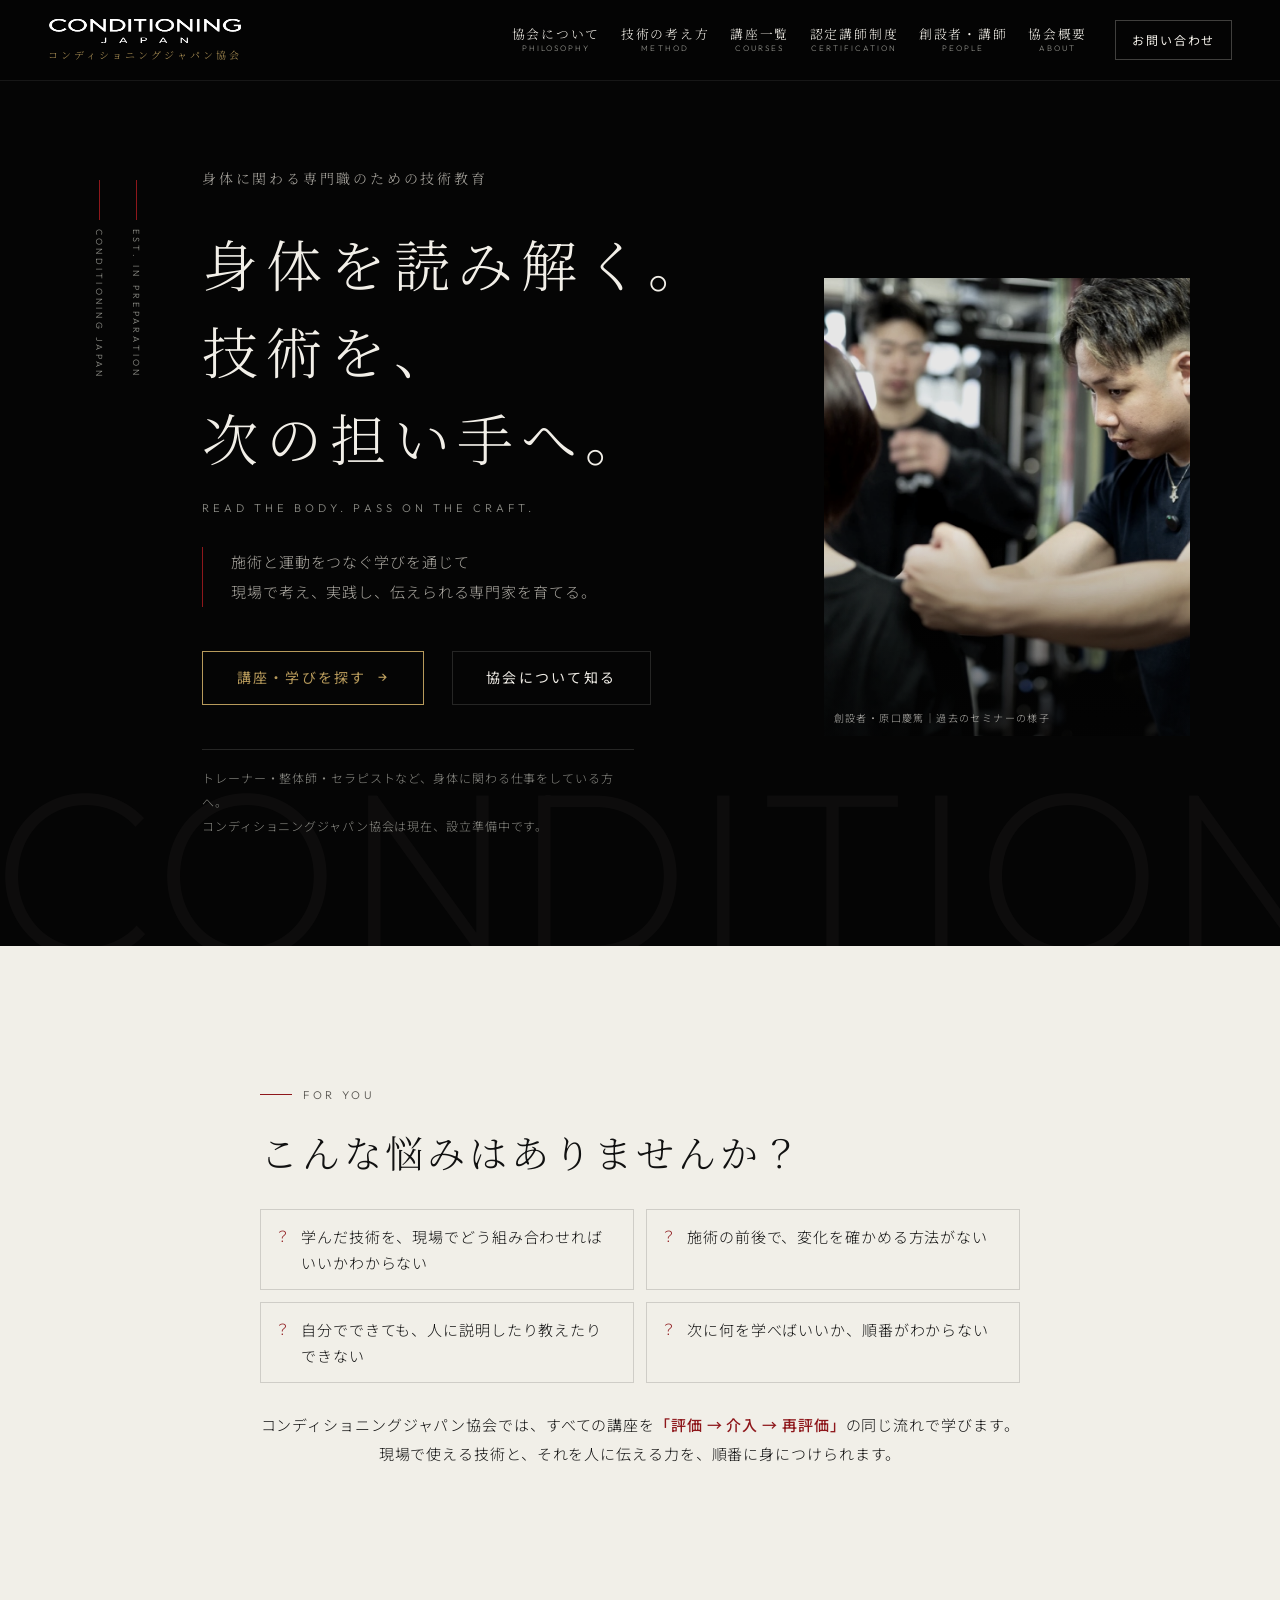
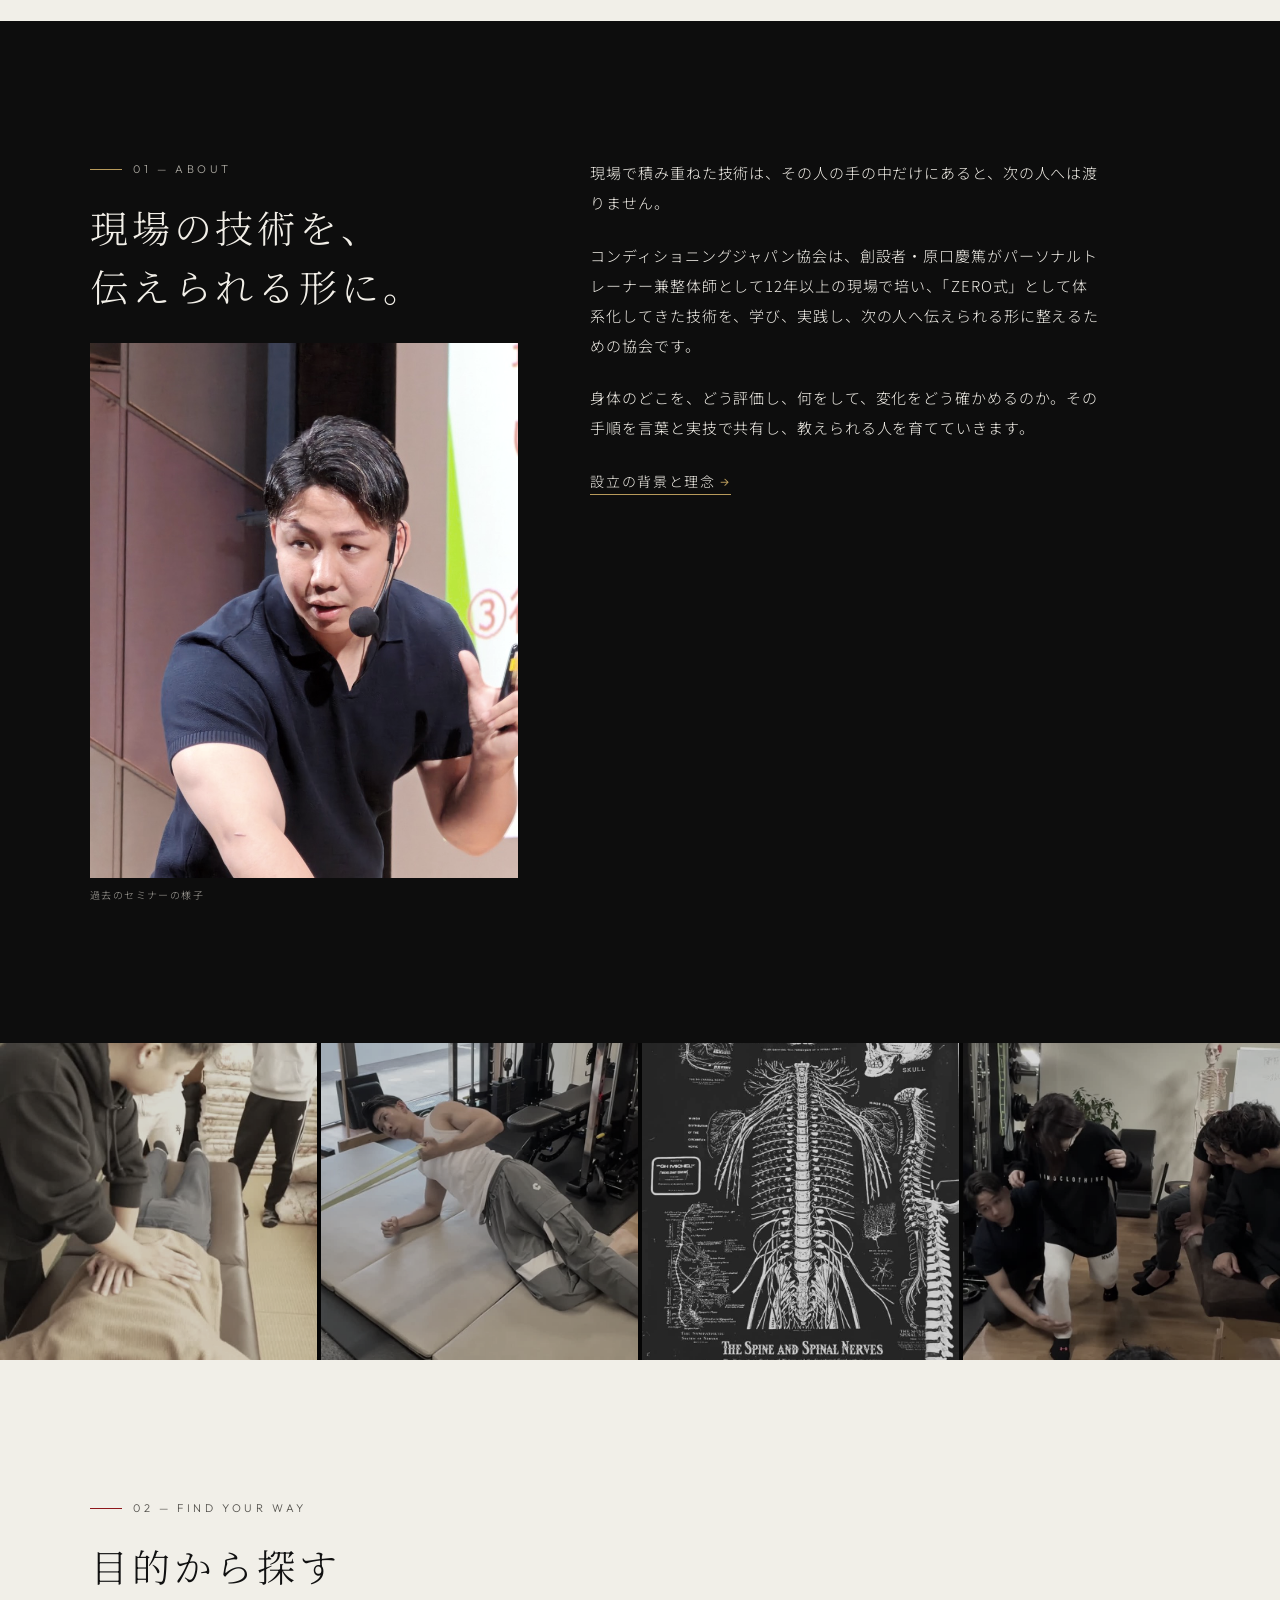
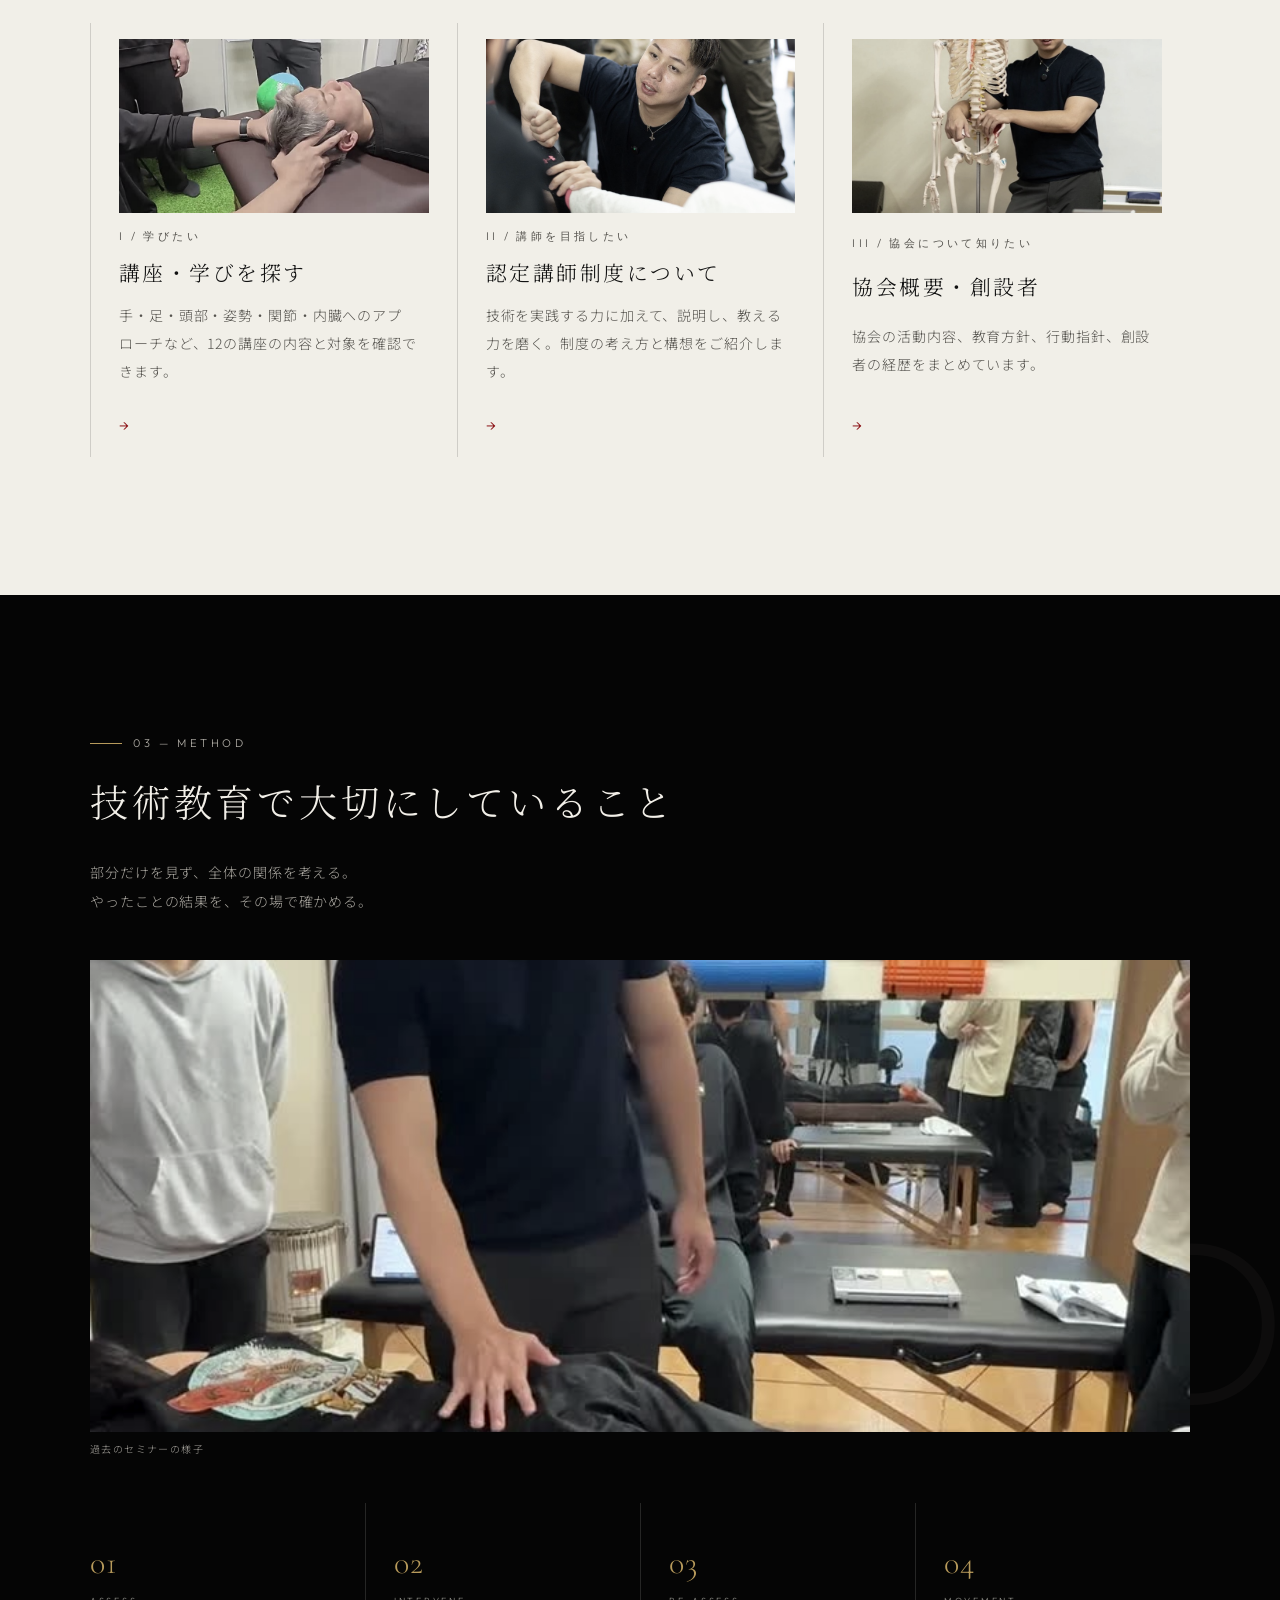
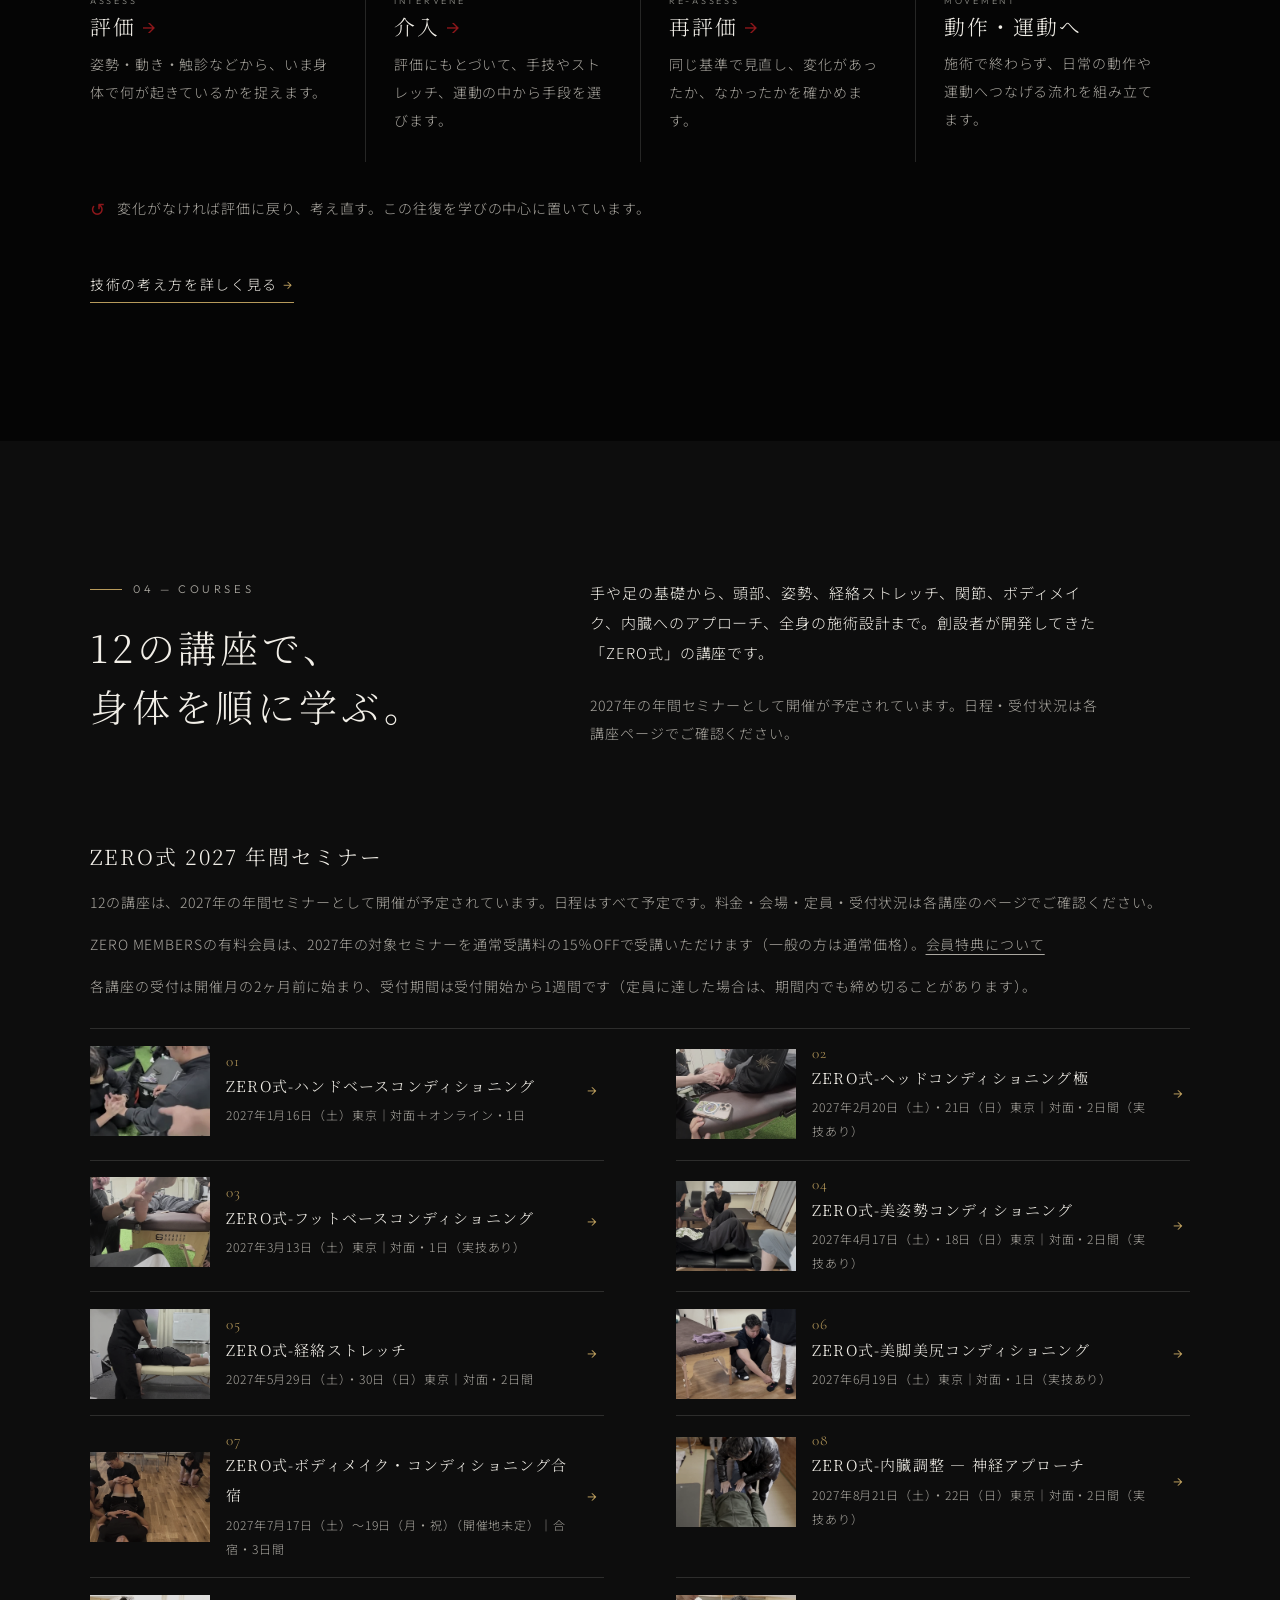
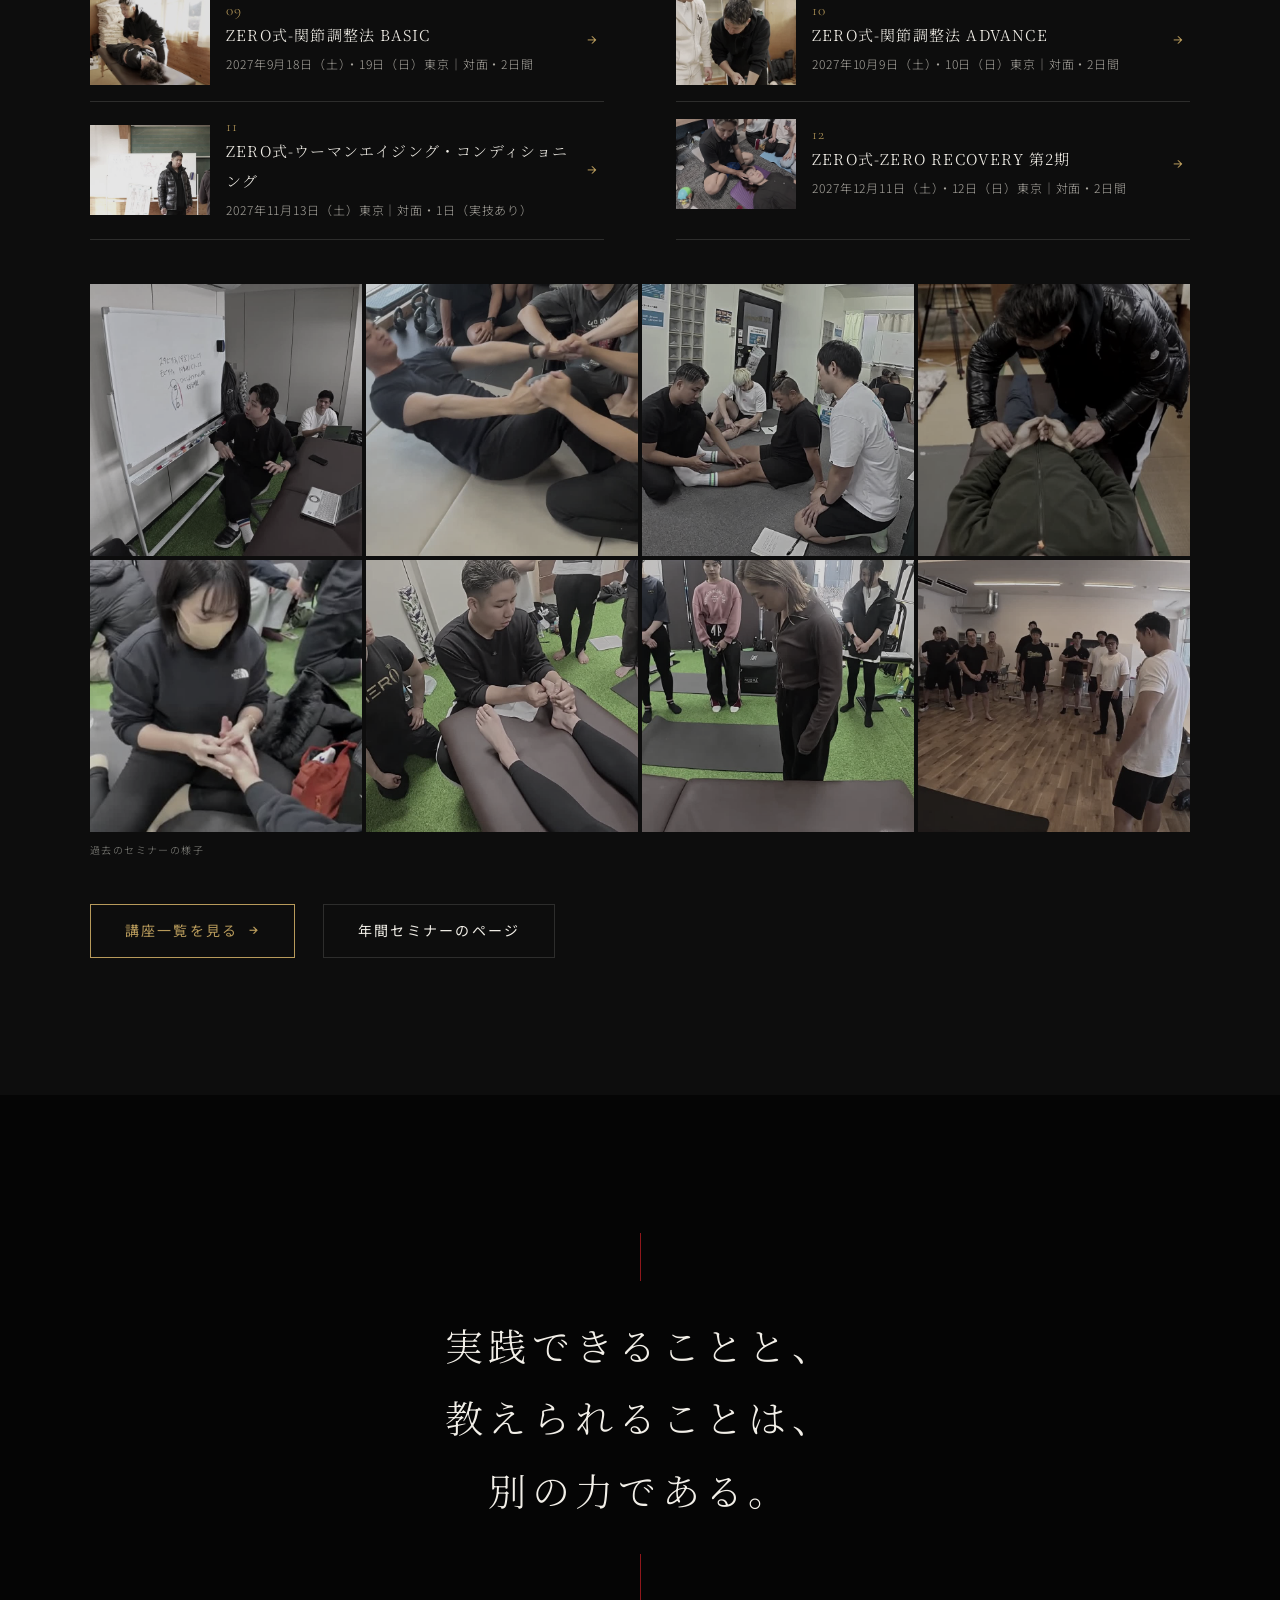
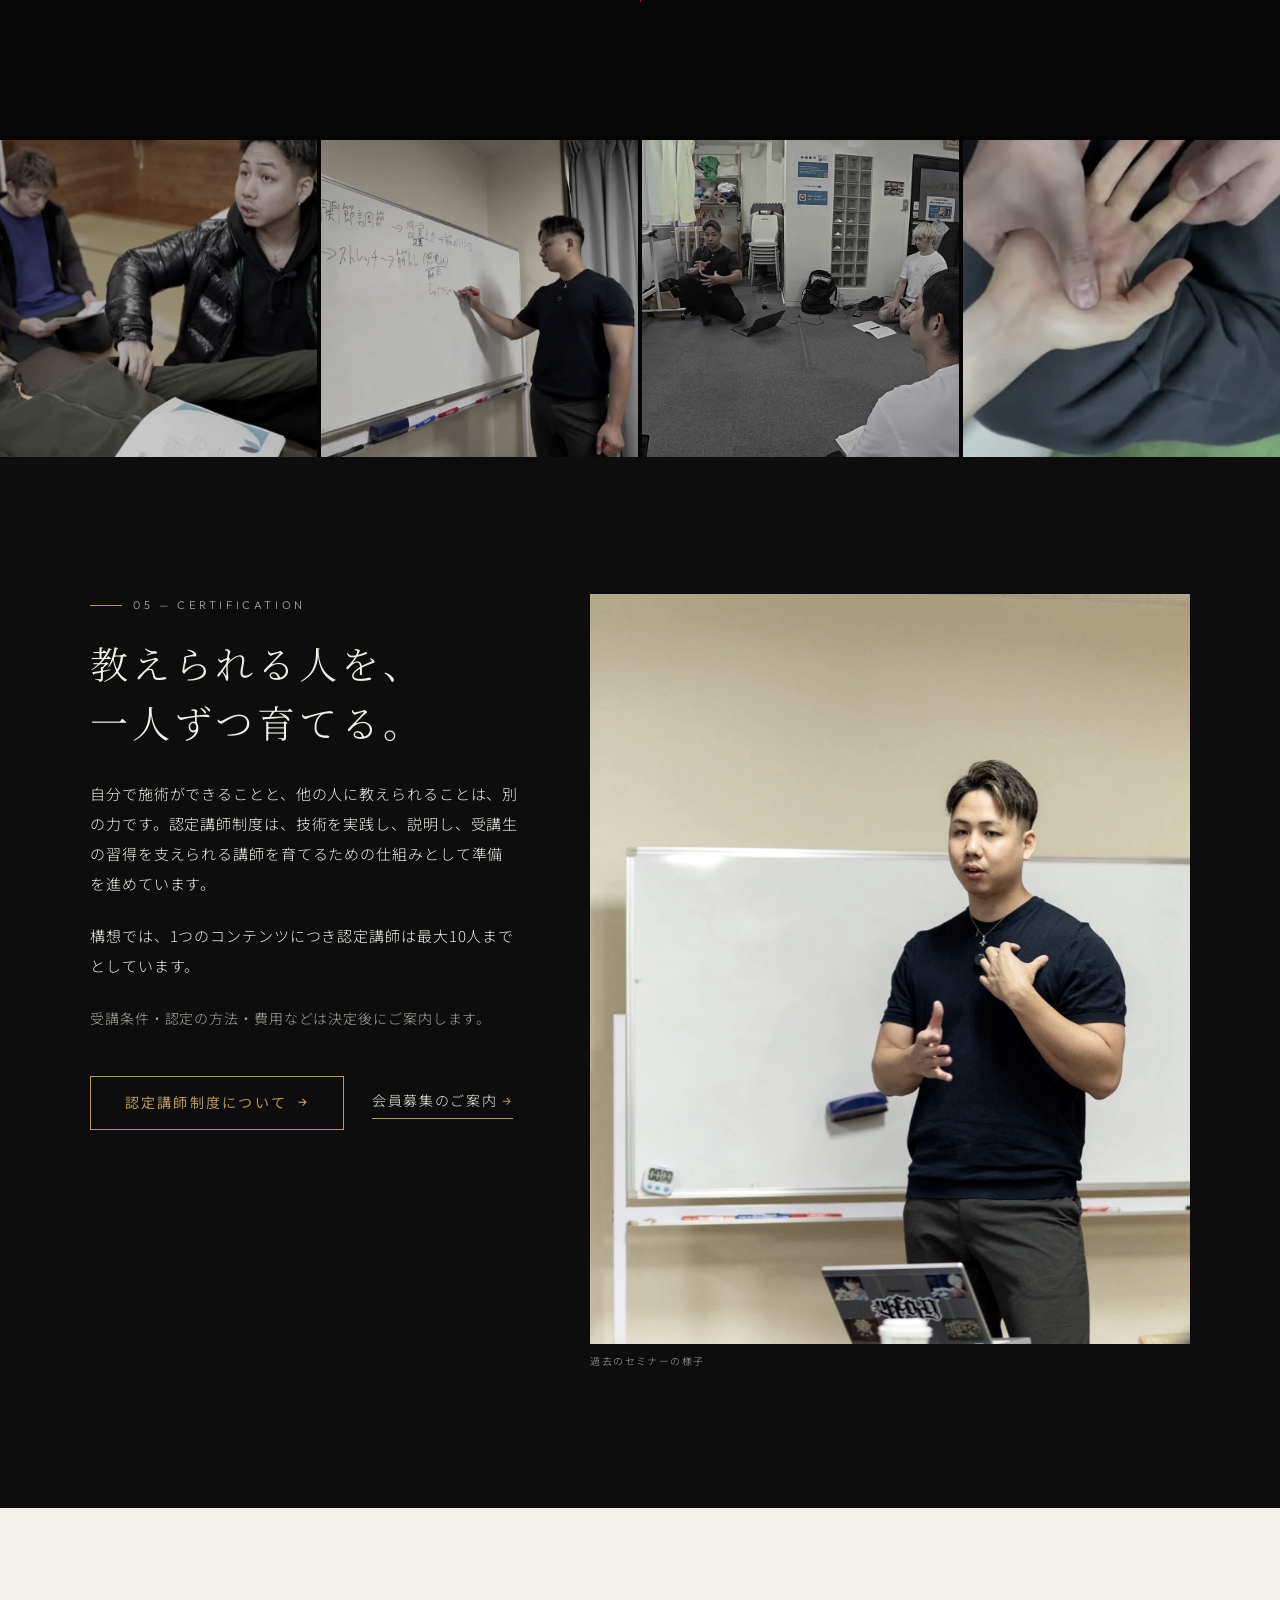
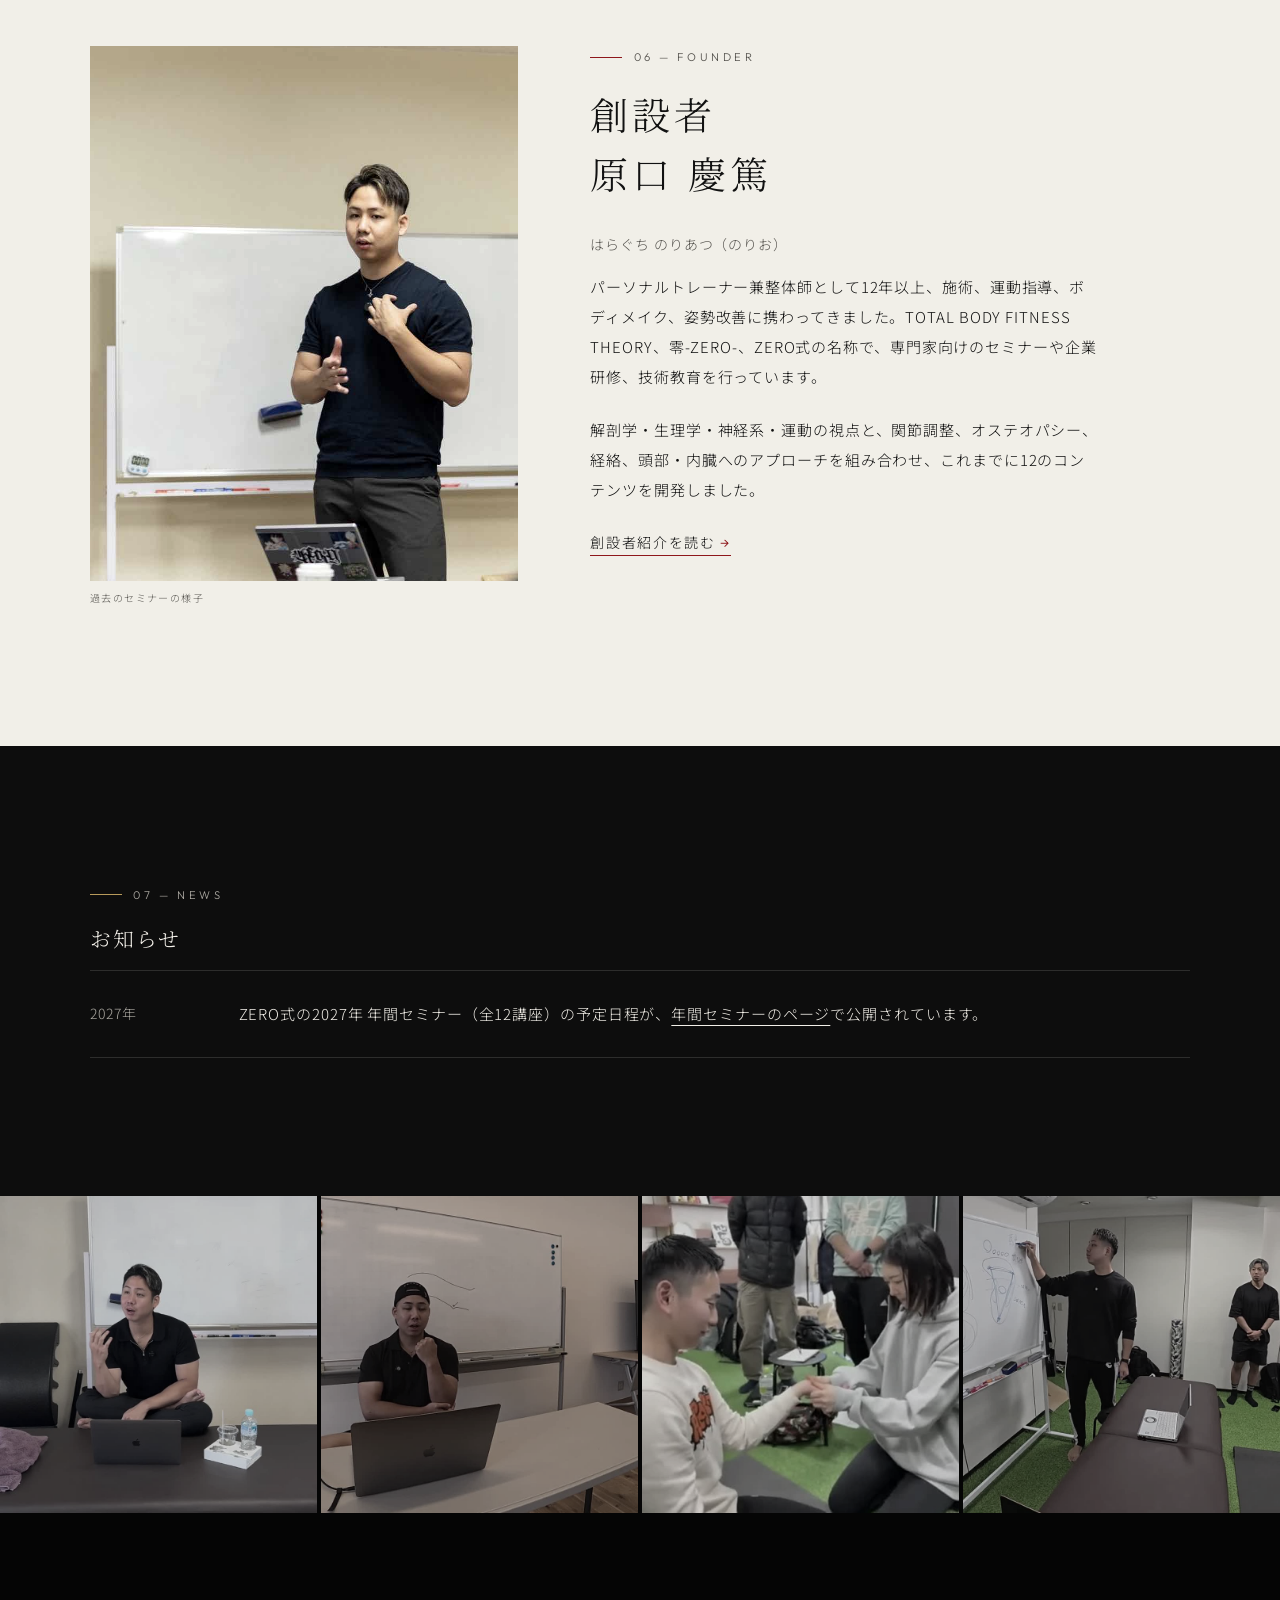
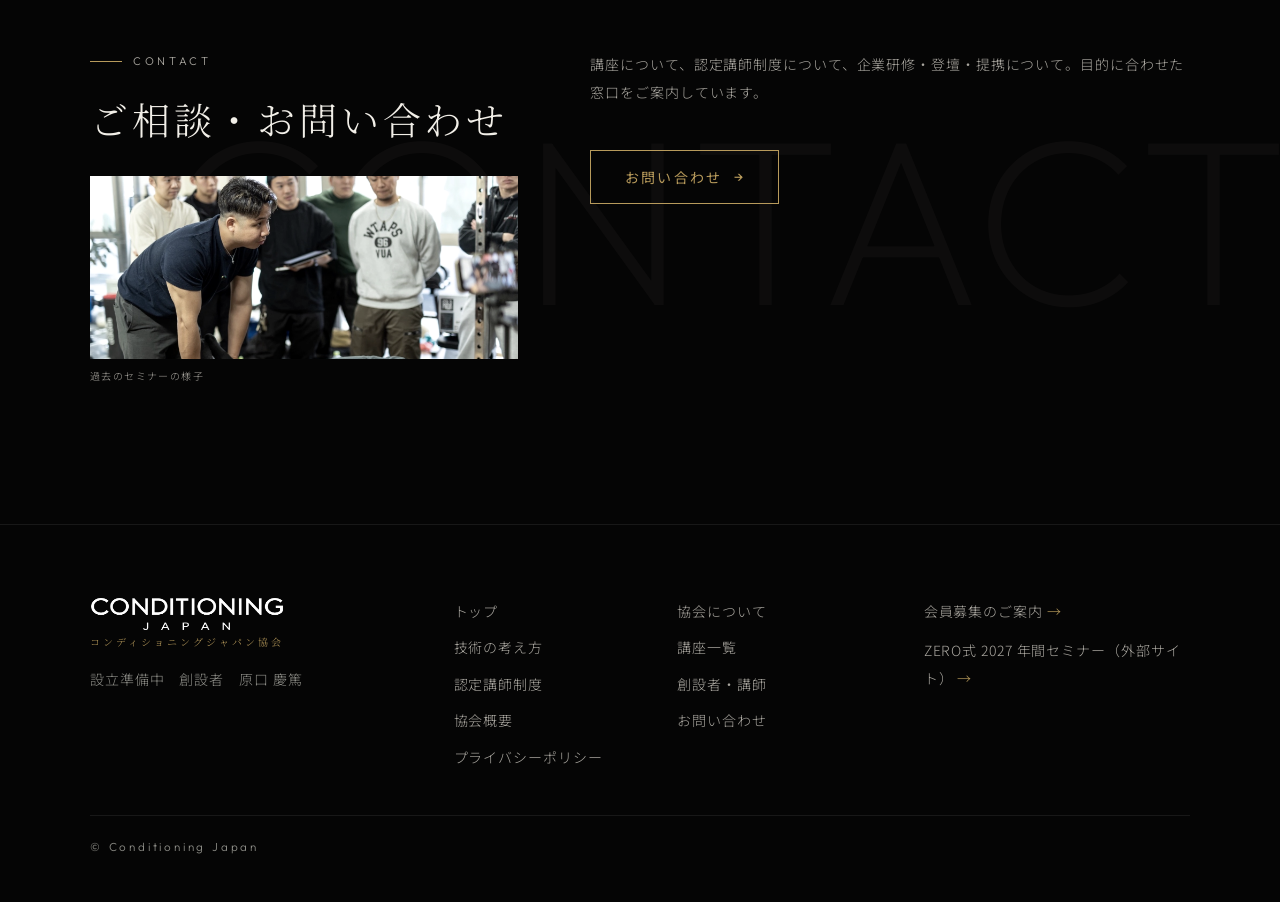
<file: index.html>
<!doctype html>
<html lang="ja">
<head>
<meta charset="utf-8">
<meta name="viewport" content="width=device-width, initial-scale=1, viewport-fit=cover">
<title>コンディショニングジャパン協会｜Conditioning Japan</title>
<meta name="description" content="コンディショニングジャパン協会（Conditioning Japan）は、トレーナー・整体師・セラピストなど身体に関わる専門職が、評価と施術、動作と運動をつなげて学び、次の担い手へ伝えるための技術教育の協会です（設立準備中）。">
<link rel="canonical" href="https://noriatsu3377-hue.github.io/conditioning-japan/">
<meta property="og:url" content="https://noriatsu3377-hue.github.io/conditioning-japan/">
<meta property="og:type" content="website">
<meta property="og:title" content="コンディショニングジャパン協会｜Conditioning Japan">
<meta property="og:description" content="コンディショニングジャパン協会（Conditioning Japan）は、トレーナー・整体師・セラピストなど身体に関わる専門職が、評価と施術、動作と運動をつなげて学び、次の担い手へ伝えるための技術教育の協会です（設立準備中）。">
<meta property="og:site_name" content="コンディショニングジャパン協会">
<meta property="og:image" content="https://noriatsu3377-hue.github.io/conditioning-japan/assets/img/ogp.png">
<meta name="theme-color" content="#101923">
<meta name="twitter:card" content="summary_large_image">
<link rel="icon" type="image/png" href="./assets/img/favicon.png">
<link rel="apple-touch-icon" href="./assets/img/apple-touch-icon.png">

<link rel="preconnect" href="https://fonts.googleapis.com">
<link rel="preconnect" href="https://fonts.gstatic.com" crossorigin>
<link rel="stylesheet" href="https://fonts.googleapis.com/css2?family=Cormorant+Garamond:wght@300;400&family=Noto+Sans+JP:wght@300;400;500&family=Noto+Serif+JP:wght@300;400;500&family=Outfit:wght@200;300&display=swap">
<link rel="stylesheet" href="./assets/css/style.css">
<script>document.documentElement.classList.add("js")</script>
<script type="application/ld+json">{"@context":"https://schema.org","@type":"Organization","name":"コンディショニングジャパン協会","alternateName":"Conditioning Japan","founder":{"@type":"Person","name":"原口 慶篤"},"url":"https://noriatsu3377-hue.github.io/conditioning-japan/"}</script>

</head>
<body class="page-home" data-opening>

<a class="skip-link" href="#main">本文へ移動</a>

<header class="site-header" data-header>
  <div class="header-inner">
    <a class="wordmark" href="./" aria-label="コンディショニングジャパン協会 トップへ">
      <img class="wordmark-logo" src="./assets/img/logo-cj.png" alt="CONDITIONING JAPAN" width="720" height="145">
      <span class="wordmark-ja">コンディショニングジャパン協会</span>
    </a>
    <nav class="gnav" aria-label="メインメニュー">
      <ul><li><a href="./philosophy/"><span class="nav-ja">協会について</span><span class="nav-en" aria-hidden="true">Philosophy</span></a></li><li><a href="./method/"><span class="nav-ja">技術の考え方</span><span class="nav-en" aria-hidden="true">Method</span></a></li><li><a href="./courses/"><span class="nav-ja">講座一覧</span><span class="nav-en" aria-hidden="true">Courses</span></a></li><li><a href="./certification/"><span class="nav-ja">認定講師制度</span><span class="nav-en" aria-hidden="true">Certification</span></a></li><li><a href="./people/"><span class="nav-ja">創設者・講師</span><span class="nav-en" aria-hidden="true">People</span></a></li><li><a href="./about/"><span class="nav-ja">協会概要</span><span class="nav-en" aria-hidden="true">About</span></a></li></ul>
      <a class="btn btn-sm btn-line-light" href="./contact/">お問い合わせ</a>
    </nav>
    <button class="menu-btn" type="button" aria-expanded="false" aria-controls="drawer" aria-label="メニューを開く" data-menu-btn>
      <span class="menu-bars" aria-hidden="true"><span></span><span></span><span></span></span>
    </button>
  </div>
  <div class="drawer" id="drawer" hidden data-drawer role="dialog" aria-modal="true" aria-label="メニュー">
    <nav aria-label="メニュー">
      <ul>
        <li><a href="./" aria-current="page">トップ</a></li>
        <li><a href="./philosophy/"><span class="nav-ja">協会について</span><span class="nav-en" aria-hidden="true">Philosophy</span></a></li><li><a href="./method/"><span class="nav-ja">技術の考え方</span><span class="nav-en" aria-hidden="true">Method</span></a></li><li><a href="./courses/"><span class="nav-ja">講座一覧</span><span class="nav-en" aria-hidden="true">Courses</span></a></li><li><a href="./certification/"><span class="nav-ja">認定講師制度</span><span class="nav-en" aria-hidden="true">Certification</span></a></li><li><a href="./people/"><span class="nav-ja">創設者・講師</span><span class="nav-en" aria-hidden="true">People</span></a></li><li><a href="./about/"><span class="nav-ja">協会概要</span><span class="nav-en" aria-hidden="true">About</span></a></li>
        <li><a href="./contact/"><span class="nav-ja">お問い合わせ</span><span class="nav-en" aria-hidden="true">Contact</span></a></li>
      </ul>
      <a class="drawer-lp" href="https://noriatsu3377-hue.github.io/conditioning-japan-instructor/">会員募集のご案内 →</a>
    </nav>
  </div>
</header>
<main id="main">
<section class="hero" aria-labelledby="hero-title" data-wm="CONDITIONING">
  <div class="container hero-inner">
    <div class="hero-vlabels" aria-hidden="true"><span>Conditioning Japan</span><span>Est. in preparation</span></div>
    <div>
      <p class="hero-kicker">身体に関わる専門職のための技術教育</p>
      <h1 id="hero-title" data-draft><span class="line"><span class="nb">身体を読み解く。</span></span><span class="line"><span class="nb">技術を、</span><span class="nb">次の担い手へ。</span></span></h1>
      <p class="hero-en">Read the body. Pass on the craft.</p>
      <p class="hero-text" data-draft>施術と運動をつなぐ学びを通じて<br>現場で考え、実践し、伝えられる専門家を育てる。</p>
      <div class="btn-row">
        <a class="btn btn-primary" href="./courses/">講座・学びを探す</a>
        <a class="btn btn-ghost" href="./philosophy/">協会について知る</a>
      </div>
      <p class="hero-for">トレーナー・整体師・セラピストなど、身体に関わる仕事をしている方へ。<br>コンディショニングジャパン協会は現在、設立準備中です。</p>
    </div>
    <figure class="hero-photo">
      <img src="./assets/img/hero-assessment.jpg" alt="受講者の姿勢を確認しながら指導する創設者・原口慶篤" width="1600" height="1067" fetchpriority="high">
      <figcaption>創設者・原口慶篤｜過去のセミナーの様子</figcaption>
    </figure>
  </div>
</section>

<section class="section is-tint" aria-labelledby="pains-title">
  <div class="container narrow">
    <p class="eyebrow">For you</p>
    <h2 class="h2" id="pains-title">こんな悩みはありませんか？</h2>
    <ul class="pain-list">
      <li>学んだ技術を、現場でどう組み合わせればいいかわからない</li>
      <li>施術の前後で、変化を確かめる方法がない</li>
      <li>自分でできても、人に説明したり教えたりできない</li>
      <li>次に何を学べばいいか、順番がわからない</li>
    </ul>
    <p class="pain-answer">コンディショニングジャパン協会では、すべての講座を<strong>「評価 → 介入 → 再評価」</strong>の同じ流れで学びます。<br>現場で使える技術と、それを人に伝える力を、順番に身につけられます。</p>
  </div>
</section>

<section class="section" aria-labelledby="intro-title">
  <div class="container split">
    <div>
      <p class="eyebrow">01 — About</p>
      <h2 class="h2" id="intro-title">現場の技術を、<br>伝えられる形に。</h2>
      <figure class="photo tall" style="margin-top:var(--sp-3)"><img src="./assets/img/stage-talk.jpg" alt="ステージで講演する原口慶篤" width="777" height="1010" loading="lazy" decoding="async"><figcaption>過去のセミナーの様子</figcaption></figure>
    </div>
    <div class="prose reveal">
      <p data-draft>現場で積み重ねた技術は、その人の手の中だけにあると、次の人へは渡りません。</p>
      <p>コンディショニングジャパン協会は、創設者・原口慶篤がパーソナルトレーナー兼整体師として12年以上の現場で培い、「ZERO式」として体系化してきた技術を、学び、実践し、次の人へ伝えられる形に整えるための協会です。</p>
      <p>身体のどこを、どう評価し、何をして、変化をどう確かめるのか。その手順を言葉と実技で共有し、教えられる人を育てていきます。</p>
      <a class="text-link" href="./philosophy/">設立の背景と理念</a>
    </div>
  </div>
</section>

<section class="section is-dark" aria-label="過去のセミナーの様子" style="padding-block:0">
  <div class="gallery">
    <figure><img src="./assets/img/kansetsu-basic-1.jpg" alt="受講者の腹部に手を当てて調整する原口慶篤" width="800" height="800" loading="lazy" decoding="async"></figure>
    <figure><img src="./assets/img/posture-3.jpg" alt="運動を実演する様子" width="800" height="800" loading="lazy" decoding="async"></figure>
    <figure><img src="./assets/img/anatomy1.jpg" alt="脊柱と脊髄神経の解剖図" width="851" height="1200" loading="lazy" decoding="async"></figure>
    <figure><img src="./assets/img/bikyaku-3.jpg" alt="受講者の脚の動きを確認する様子" width="800" height="800" loading="lazy" decoding="async"></figure>
  </div>
</section>

<section class="section is-tint" aria-labelledby="paths-title">
  <div class="container">
    <p class="eyebrow">02 — Find your way</p>
    <h2 class="h2" id="paths-title">目的から探す</h2>
    <div class="paths">
      <a class="path" href="./courses/">
        <span class="path-photo"><img src="./assets/img/kiwami-3.jpg" alt="頭部に手を当てて施術する様子" width="800" height="800" loading="lazy" decoding="async"></span>
        <span class="path-no">I / 学びたい</span>
        <span class="path-title">講座・学びを探す</span>
        <span class="path-desc">手・足・頭部・姿勢・関節・内臓へのアプローチなど、12の講座の内容と対象を確認できます。</span>
      </a>
      <a class="path" href="./certification/">
        <span class="path-photo"><img src="./assets/img/norio.jpg" alt="受講者の腕を取り、手技を指導する原口慶篤" width="997" height="928" loading="lazy" decoding="async"></span>
        <span class="path-no">II / 講師を目指したい</span>
        <span class="path-title">認定講師制度について</span>
        <span class="path-desc">技術を実践する力に加えて、説明し、教える力を磨く。制度の考え方と構想をご紹介します。</span>
      </a>
      <a class="path" href="./about/">
        <span class="path-photo"><img src="./assets/img/lecture-skeleton.jpg" alt="骨格模型を使って説明する原口慶篤" width="800" height="1200" loading="lazy" decoding="async"></span>
        <span class="path-no">III / 協会について知りたい</span>
        <span class="path-title">協会概要・創設者</span>
        <span class="path-desc">協会の活動内容、教育方針、行動指針、創設者の経歴をまとめています。</span>
      </a>
    </div>
  </div>
</section>

<section class="section is-dark" aria-labelledby="method-title" data-wm="METHOD">
  <div class="container">
    <p class="eyebrow">03 — Method</p>
    <h2 class="h2" id="method-title">技術教育で大切にしていること</h2>
    <p class="lead sub">部分だけを見ず、全体の関係を考える。<br>やったことの結果を、その場で確かめる。</p>
    <figure class="photo wide-band"><img src="./assets/img/bikyaku-2.jpg" alt="うつ伏せの受講者の脚を評価する様子" width="800" height="800" loading="lazy" decoding="async"><figcaption>過去のセミナーの様子</figcaption></figure>
    <ol class="cycle">
      <li><span class="en">Assess</span><h3>評価</h3><p>姿勢・動き・触診などから、いま身体で何が起きているかを捉えます。</p></li>
      <li><span class="en">Intervene</span><h3>介入</h3><p>評価にもとづいて、手技やストレッチ、運動の中から手段を選びます。</p></li>
      <li><span class="en">Re-assess</span><h3>再評価</h3><p>同じ基準で見直し、変化があったか、なかったかを確かめます。</p></li>
      <li><span class="en">Movement</span><h3>動作・運動へ</h3><p>施術で終わらず、日常の動作や運動へつなげる流れを組み立てます。</p></li>
    </ol>
    <p class="loop-note">変化がなければ評価に戻り、考え直す。この往復を学びの中心に置いています。</p>
    <div class="btn-row"><a class="text-link" href="./method/">技術の考え方を詳しく見る</a></div>
  </div>
</section>

<section class="section" aria-labelledby="courses-title">
  <div class="container">
    <div class="split">
      <div>
        <p class="eyebrow">04 — Courses</p>
        <h2 class="h2" id="courses-title">12の講座で、<br>身体を順に学ぶ。</h2>
      </div>
      <div class="prose">
        <p>手や足の基礎から、頭部、姿勢、経絡ストレッチ、関節、ボディメイク、内臓へのアプローチ、全身の施術設計まで。創設者が開発してきた「ZERO式」の講座です。</p>
        <p class="sub">2027年の年間セミナーとして開催が予定されています。日程・受付状況は各講座ページでご確認ください。</p>
      </div>
    </div>
    <div style="margin-top:var(--sp-5)">
      <h3 class="h3">ZERO式 2027 年間セミナー</h3>
      <p class="sub">12の講座は、2027年の年間セミナーとして開催が予定されています。日程はすべて予定です。料金・会場・定員・受付状況は各講座のページでご確認ください。</p>
      <p class="sub">ZERO MEMBERSの有料会員は、2027年の対象セミナーを通常受講料の15％OFFで受講いただけます（一般の方は通常価格）。<a href="https://noriatsu3377-hue.github.io/zero-seminar-2027/#members" rel="noopener">会員特典について<span class="sr-only">（外部サイト）</span></a></p>
      <p class="sub">各講座の受付は開催月の2ヶ月前に始まり、受付期間は受付開始から1週間です（定員に達した場合は、期間内でも締め切ることがあります）。</p>
      
      <ol class="sem-list"><li><a href="https://noriatsu3377-hue.github.io/zero-seminar-2027/seminars/hands/" rel="noopener"><span class="sem-thumb"><img src="./assets/img/hands-main.jpg" alt="" width="1200" height="900" loading="lazy" decoding="async"></span><span class="sem-text"><span class="course-no">01</span><span class="sem-name">ZERO式-ハンドベースコンディショニング</span><span class="sem-date">2027年1月16日（土）東京｜対面＋オンライン・1日</span></span><span class="sr-only">（外部サイト）</span></a></li><li><a href="https://noriatsu3377-hue.github.io/zero-seminar-2027/seminars/kiwami/" rel="noopener"><span class="sem-thumb"><img src="./assets/img/kiwami-main.jpg" alt="" width="1200" height="900" loading="lazy" decoding="async"></span><span class="sem-text"><span class="course-no">02</span><span class="sem-name">ZERO式-ヘッドコンディショニング極</span><span class="sem-date">2027年2月20日（土）・21日（日）東京｜対面・2日間（実技あり）</span></span><span class="sr-only">（外部サイト）</span></a></li><li><a href="https://noriatsu3377-hue.github.io/zero-seminar-2027/seminars/foot/" rel="noopener"><span class="sem-thumb"><img src="./assets/img/foot-main.jpg" alt="" width="1200" height="900" loading="lazy" decoding="async"></span><span class="sem-text"><span class="course-no">03</span><span class="sem-name">ZERO式-フットベースコンディショニング</span><span class="sem-date">2027年3月13日（土）東京｜対面・1日（実技あり）</span></span><span class="sr-only">（外部サイト）</span></a></li><li><a href="https://noriatsu3377-hue.github.io/zero-seminar-2027/seminars/posture/" rel="noopener"><span class="sem-thumb"><img src="./assets/img/posture-main.jpg" alt="" width="1200" height="900" loading="lazy" decoding="async"></span><span class="sem-text"><span class="course-no">04</span><span class="sem-name">ZERO式-美姿勢コンディショニング</span><span class="sem-date">2027年4月17日（土）・18日（日）東京｜対面・2日間（実技あり）</span></span><span class="sr-only">（外部サイト）</span></a></li><li><a href="https://noriatsu3377-hue.github.io/zero-seminar-2027/seminars/keiraku/" rel="noopener"><span class="sem-thumb"><img src="./assets/img/keiraku-main.jpg" alt="" width="1200" height="900" loading="lazy" decoding="async"></span><span class="sem-text"><span class="course-no">05</span><span class="sem-name">ZERO式-経絡ストレッチ</span><span class="sem-date">2027年5月29日（土）・30日（日）東京｜対面・2日間</span></span><span class="sr-only">（外部サイト）</span></a></li><li><a href="https://noriatsu3377-hue.github.io/zero-seminar-2027/seminars/bikyaku/" rel="noopener"><span class="sem-thumb"><img src="./assets/img/bikyaku-assessment.jpg" alt="" width="1200" height="900" loading="lazy" decoding="async"></span><span class="sem-text"><span class="course-no">06</span><span class="sem-name">ZERO式-美脚美尻コンディショニング</span><span class="sem-date">2027年6月19日（土）東京｜対面・1日（実技あり）</span></span><span class="sr-only">（外部サイト）</span></a></li><li><a href="https://noriatsu3377-hue.github.io/zero-seminar-2027/seminars/gasshuku/" rel="noopener"><span class="sem-thumb"><img src="./assets/img/gasshuku-main.jpg" alt="" width="1200" height="900" loading="lazy" decoding="async"></span><span class="sem-text"><span class="course-no">07</span><span class="sem-name">ZERO式-ボディメイク・コンディショニング合宿</span><span class="sem-date">2027年7月17日（土）〜19日（月・祝）（開催地未定）｜合宿・3日間</span></span><span class="sr-only">（外部サイト）</span></a></li><li><a href="https://noriatsu3377-hue.github.io/zero-seminar-2027/seminars/naizou/" rel="noopener"><span class="sem-thumb"><img src="./assets/img/naizou-main.jpg" alt="" width="1200" height="900" loading="lazy" decoding="async"></span><span class="sem-text"><span class="course-no">08</span><span class="sem-name">ZERO式-内臓調整 ― 神経アプローチ</span><span class="sem-date">2027年8月21日（土）・22日（日）東京｜対面・2日間（実技あり）</span></span><span class="sr-only">（外部サイト）</span></a></li><li><a href="https://noriatsu3377-hue.github.io/zero-seminar-2027/seminars/kansetsu-basic/" rel="noopener"><span class="sem-thumb"><img src="./assets/img/kansetsu-basic-main.jpg" alt="" width="1200" height="900" loading="lazy" decoding="async"></span><span class="sem-text"><span class="course-no">09</span><span class="sem-name">ZERO式-関節調整法 BASIC</span><span class="sem-date">2027年9月18日（土）・19日（日）東京｜対面・2日間</span></span><span class="sr-only">（外部サイト）</span></a></li><li><a href="https://noriatsu3377-hue.github.io/zero-seminar-2027/seminars/kansetsu-advance/" rel="noopener"><span class="sem-thumb"><img src="./assets/img/kansetsu-advance-3.jpg" alt="" width="800" height="800" loading="lazy" decoding="async"></span><span class="sem-text"><span class="course-no">10</span><span class="sem-name">ZERO式-関節調整法 ADVANCE</span><span class="sem-date">2027年10月9日（土）・10日（日）東京｜対面・2日間</span></span><span class="sr-only">（外部サイト）</span></a></li><li><a href="https://noriatsu3377-hue.github.io/zero-seminar-2027/seminars/woman-aging/" rel="noopener"><span class="sem-thumb"><img src="./assets/img/naizou-3.jpg" alt="" width="800" height="800" loading="lazy" decoding="async"></span><span class="sem-text"><span class="course-no">11</span><span class="sem-name">ZERO式-ウーマンエイジング・コンディショニング</span><span class="sem-date">2027年11月13日（土）東京｜対面・1日（実技あり）</span></span><span class="sr-only">（外部サイト）</span></a></li><li><a href="https://noriatsu3377-hue.github.io/zero-seminar-2027/seminars/zero-recovery/" rel="noopener"><span class="sem-thumb"><img src="./assets/img/zero-recovery-main.jpg" alt="" width="1200" height="900" loading="lazy" decoding="async"></span><span class="sem-text"><span class="course-no">12</span><span class="sem-name">ZERO式-ZERO RECOVERY 第2期</span><span class="sem-date">2027年12月11日（土）・12日（日）東京｜対面・2日間</span></span><span class="sr-only">（外部サイト）</span></a></li></ol>
      <div class="gallery sem-gallery"><figure><img src="./assets/img/kiwami-1.jpg" alt="講義の様子" width="800" height="800" loading="lazy" decoding="async"></figure><figure><img src="./assets/img/posture-2.jpg" alt="受講者同士で評価を練習する様子" width="800" height="800" loading="lazy" decoding="async"></figure><figure><img src="./assets/img/keiraku-2.jpg" alt="受講者同士でストレッチを練習する様子" width="800" height="800" loading="lazy" decoding="async"></figure><figure><img src="./assets/img/naizou-2.jpg" alt="腹部へのアプローチを指導する様子" width="800" height="800" loading="lazy" decoding="async"></figure><figure><img src="./assets/img/hands-2.jpg" alt="受講者同士で手の評価を練習する様子" width="800" height="800" loading="lazy" decoding="async"></figure><figure><img src="./assets/img/foot-2.jpg" alt="受講者の足を調整する様子" width="800" height="800" loading="lazy" decoding="async"></figure><figure><img src="./assets/img/foot-3.jpg" alt="立位の受講者を評価する様子" width="800" height="800" loading="lazy" decoding="async"></figure><figure><img src="./assets/img/gasshuku-3.jpg" alt="受講者に運動を指導する様子" width="800" height="800" loading="lazy" decoding="async"></figure></div>
      <p class="gallery-note">過去のセミナーの様子</p>
      <div class="btn-row">
        <a class="btn btn-primary" href="./courses/">講座一覧を見る</a>
        <a class="btn btn-ghost" href="https://noriatsu3377-hue.github.io/zero-seminar-2027/" rel="noopener">年間セミナーのページ<span class="sr-only">（外部サイト）</span></a>
      </div>
    </div>
  </div>
</section>

<section class="section is-dark" aria-labelledby="quote-title">
  <div class="container narrow">
    <h2 class="sr-only" id="quote-title">協会の考え方</h2>
    <p class="quote" data-draft>実践できることと、<br>教えられることは、<br>別の力である。</p>
  </div>
</section>

<section class="section is-dark" aria-label="過去のセミナーの様子" style="padding-block:0">
  <div class="gallery">
    <figure><img src="./assets/img/naizou-1.jpg" alt="腹部の評価を練習する様子" width="800" height="800" loading="lazy" decoding="async"></figure>
    <figure><img src="./assets/img/bikyaku-1.jpg" alt="ホワイトボードで説明する原口慶篤" width="800" height="800" loading="lazy" decoding="async"></figure>
    <figure><img src="./assets/img/keiraku-1.jpg" alt="受講者に囲まれて実技を見せる様子" width="800" height="800" loading="lazy" decoding="async"></figure>
    <figure><img src="./assets/img/hands-1.jpg" alt="手のひらに触れて評価する様子" width="800" height="800" loading="lazy" decoding="async"></figure>
  </div>
</section>

<section class="section" aria-labelledby="cert-title">
  <div class="container split reverse">
    <figure class="photo tall">
      <img src="./assets/img/lecture-talk.jpg" alt="セミナーで受講者に向けて話す原口慶篤" width="800" height="1200" loading="lazy" decoding="async">
      <figcaption>過去のセミナーの様子</figcaption>
    </figure>
    <div>
      <p class="eyebrow">05 — Certification</p>
      <h2 class="h2" id="cert-title">教えられる人を、<br>一人ずつ育てる。</h2>
      <div class="prose">
        <p>自分で施術ができることと、他の人に教えられることは、別の力です。認定講師制度は、技術を実践し、説明し、受講生の習得を支えられる講師を育てるための仕組みとして準備を進めています。</p>
        <p>構想では、1つのコンテンツにつき認定講師は最大10人までとしています。</p>
        <p class="sub">受講条件・認定の方法・費用などは決定後にご案内します。</p>
      </div>
      <div class="btn-row">
        <a class="btn btn-primary" href="./certification/">認定講師制度について</a>
        <a class="text-link" href="https://noriatsu3377-hue.github.io/conditioning-japan-instructor/">会員募集のご案内</a>
      </div>
    </div>
  </div>
</section>

<section class="section is-tint" aria-labelledby="founder-title">
  <div class="container split">
    <figure class="photo tall">
      <img src="./assets/img/founder.jpg" alt="セミナーで話す創設者・原口慶篤" width="800" height="1200" loading="lazy" decoding="async">
      <figcaption>過去のセミナーの様子</figcaption>
    </figure>
    <div>
      <p class="eyebrow">06 — Founder</p>
      <h2 class="h2" id="founder-title">創設者<br>原口 慶篤</h2>
      <p class="sub">はらぐち のりあつ（のりお）</p>
      <div class="prose">
        <p>パーソナルトレーナー兼整体師として12年以上、施術、運動指導、ボディメイク、姿勢改善に携わってきました。TOTAL BODY FITNESS THEORY、零-ZERO-、ZERO式の名称で、専門家向けのセミナーや企業研修、技術教育を行っています。</p>
        <p>解剖学・生理学・神経系・運動の視点と、関節調整、オステオパシー、経絡、頭部・内臓へのアプローチを組み合わせ、これまでに12のコンテンツを開発しました。</p>
        <a class="text-link" href="./people/">創設者紹介を読む</a>
      </div>
    </div>
  </div>
</section>

<section class="section" aria-labelledby="news-title">
  <div class="container">
    <p class="eyebrow">07 — News</p>
    <h2 class="h3" id="news-title">お知らせ</h2>
    <ul class="news">
      <li><span class="sub">2027年</span><p style="margin:0">ZERO式の2027年 年間セミナー（全12講座）の予定日程が、<a href="https://noriatsu3377-hue.github.io/zero-seminar-2027/" rel="noopener">年間セミナーのページ<span class="sr-only">（外部サイト）</span></a>で公開されています。</p></li>
    </ul>
  </div>
</section>

<section class="section is-dark" aria-label="過去のセミナーの様子" style="padding-block:0">
  <div class="gallery">
    <figure><img src="./assets/img/posture-1.jpg" alt="講義をする原口慶篤" width="800" height="800" loading="lazy" decoding="async"></figure>
    <figure><img src="./assets/img/gasshuku-1.jpg" alt="パソコンを前に講義する原口慶篤" width="800" height="800" loading="lazy" decoding="async"></figure>
    <figure><img src="./assets/img/hands-3.jpg" alt="受講者に手の評価を指導する様子" width="800" height="800" loading="lazy" decoding="async"></figure>
    <figure><img src="./assets/img/foot-1.jpg" alt="ホワイトボードの前で説明する原口慶篤" width="800" height="800" loading="lazy" decoding="async"></figure>
  </div>
</section>

<section class="section is-dark" aria-labelledby="contact-title" data-wm="CONTACT">
  <div class="container split">
    <div>
      <p class="eyebrow">Contact</p>
      <h2 class="h2" id="contact-title">ご相談・お問い合わせ</h2>
      <figure class="photo wide-band" style="margin-top:var(--sp-3)"><img src="./assets/img/practice-leg.jpg" alt="受講者を前に施術を実演する原口慶篤" width="1600" height="1067" loading="lazy" decoding="async"><figcaption>過去のセミナーの様子</figcaption></figure>
    </div>
    <div>
      <p class="sub">講座について、認定講師制度について、企業研修・登壇・提携について。目的に合わせた窓口をご案内しています。</p>
      <div class="btn-row"><a class="btn btn-primary" href="./contact/">お問い合わせ</a></div>
    </div>
  </div>
</section>

</main>

<footer class="site-footer">
  <div class="container footer-grid">
    <div>
      <p class="wordmark wordmark-footer"><img class="wordmark-logo" src="./assets/img/logo-cj.png" alt="CONDITIONING JAPAN" width="720" height="145"><span class="wordmark-ja">コンディショニングジャパン協会</span></p>
      <p class="footer-note">設立準備中　創設者　原口 慶篤</p>
    </div>
    <nav aria-label="フッターメニュー">
      <ul class="footer-links">
        <li><a href="./">トップ</a></li>
        <li><a href="./philosophy/">協会について</a></li><li><a href="./method/">技術の考え方</a></li><li><a href="./courses/">講座一覧</a></li><li><a href="./certification/">認定講師制度</a></li><li><a href="./people/">創設者・講師</a></li><li><a href="./about/">協会概要</a></li>
        <li><a href="./contact/">お問い合わせ</a></li>
        <li><a href="./privacy/">プライバシーポリシー</a></li>
      </ul>
    </nav>
    <div class="footer-out">
      <a href="https://noriatsu3377-hue.github.io/conditioning-japan-instructor/">会員募集のご案内</a>
      <a href="https://noriatsu3377-hue.github.io/zero-seminar-2027/" rel="noopener">ZERO式 2027 年間セミナー（外部サイト）</a>
    </div>
  </div>
  <p class="container copyright"><small>© Conditioning Japan</small></p>
</footer>
<script src="./assets/js/main.js" defer></script>
</body>
</html>
</file>
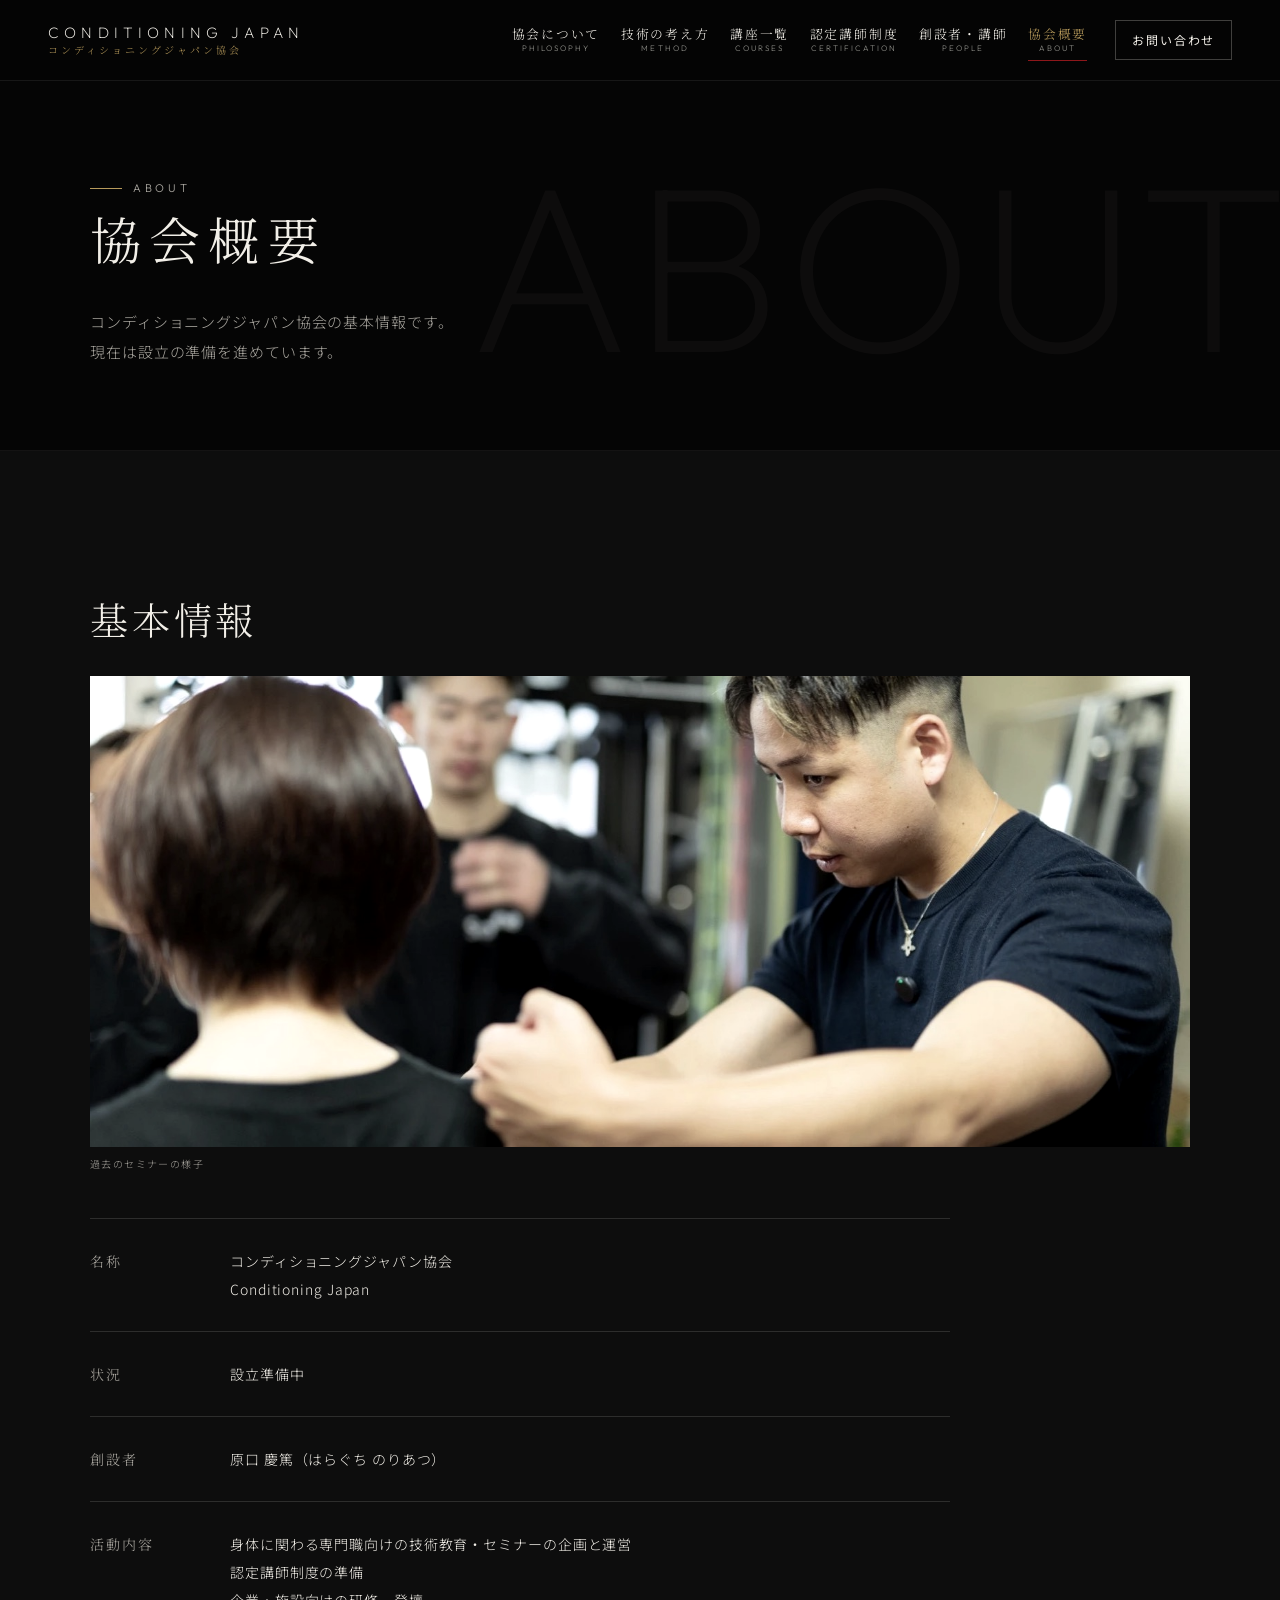
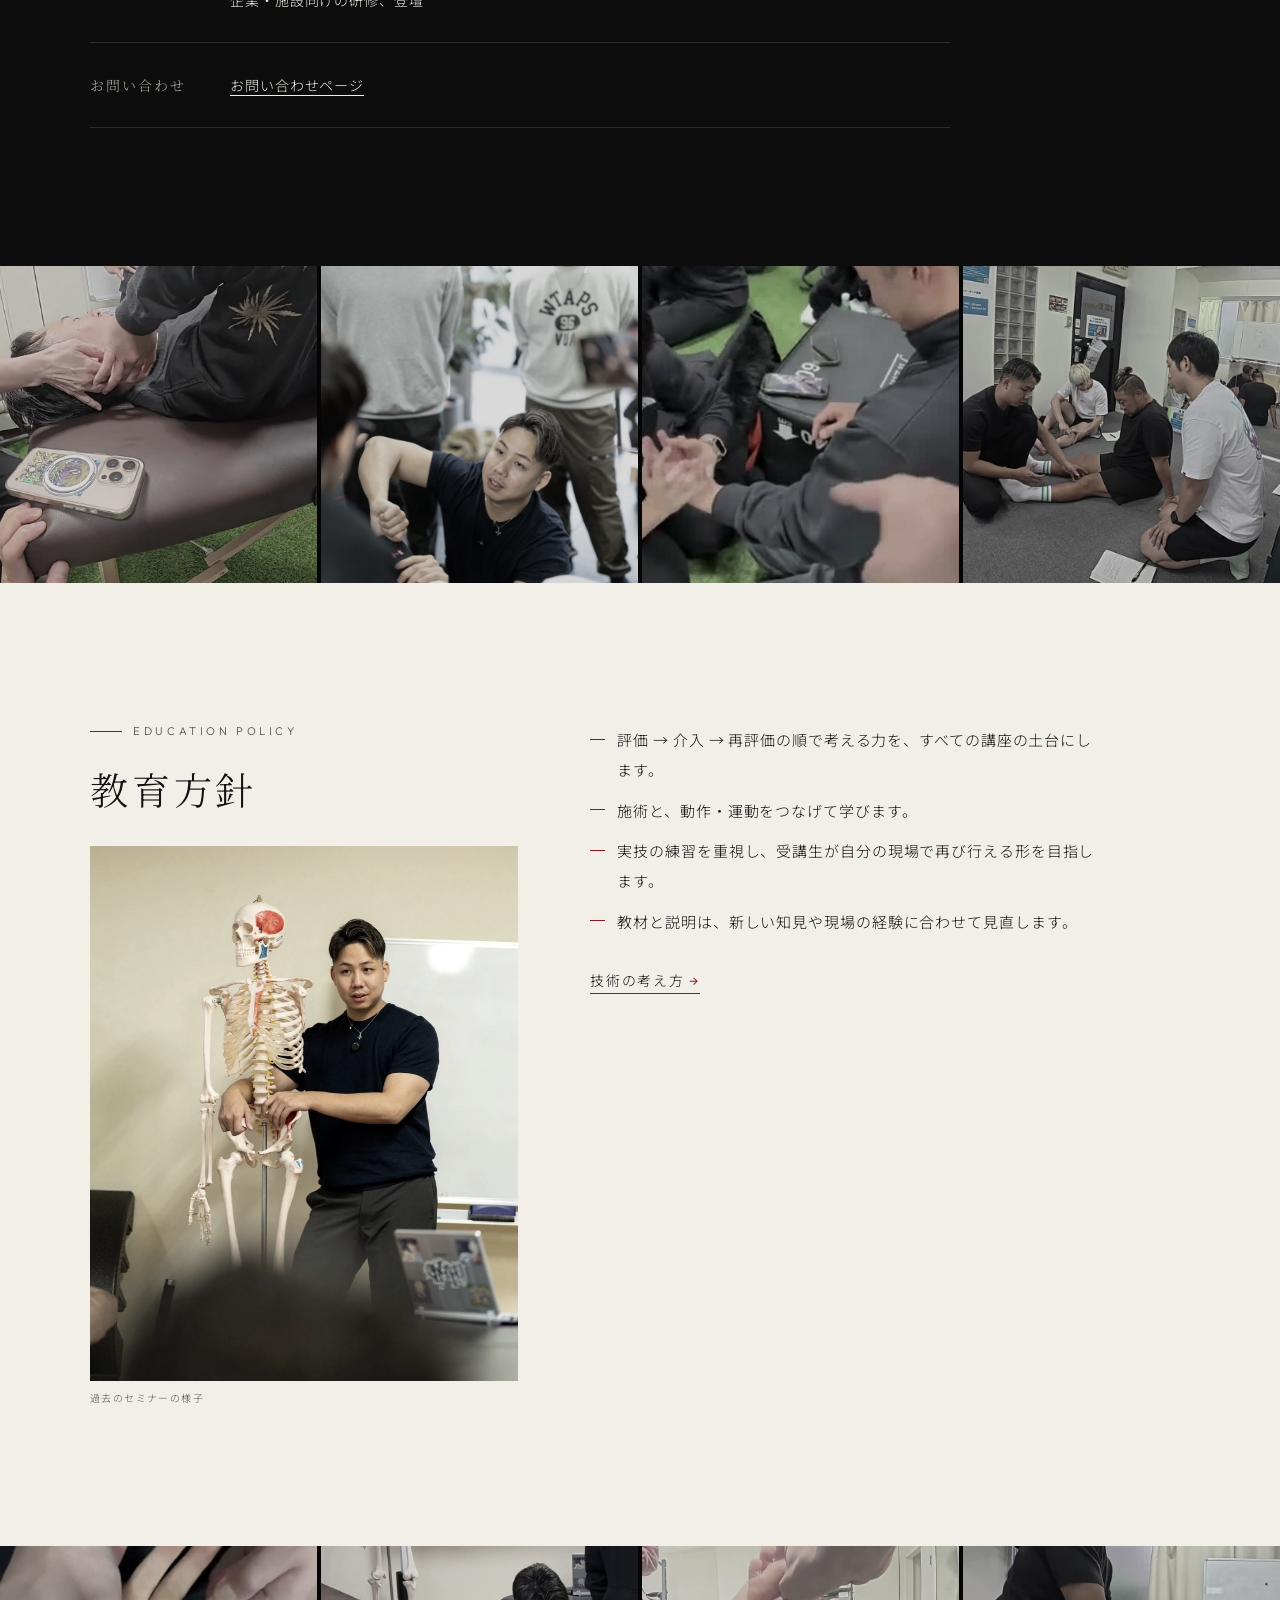
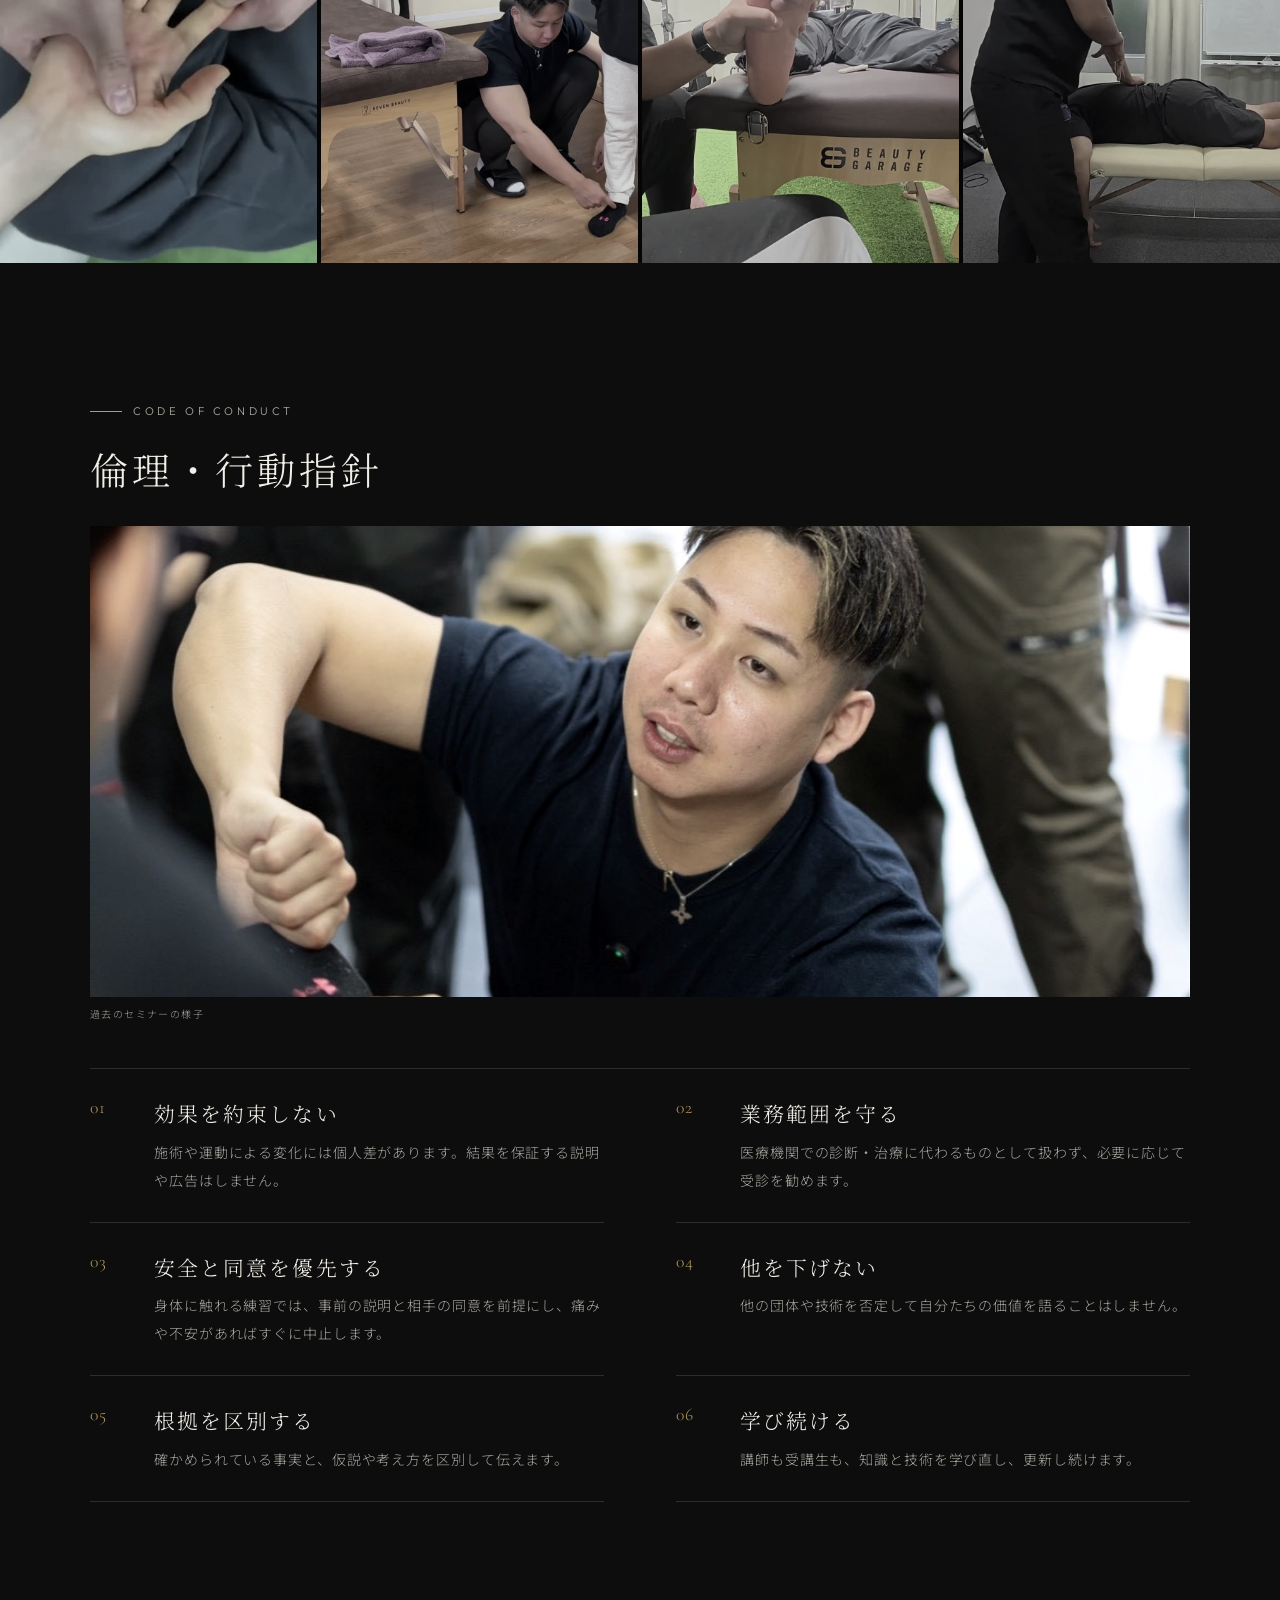
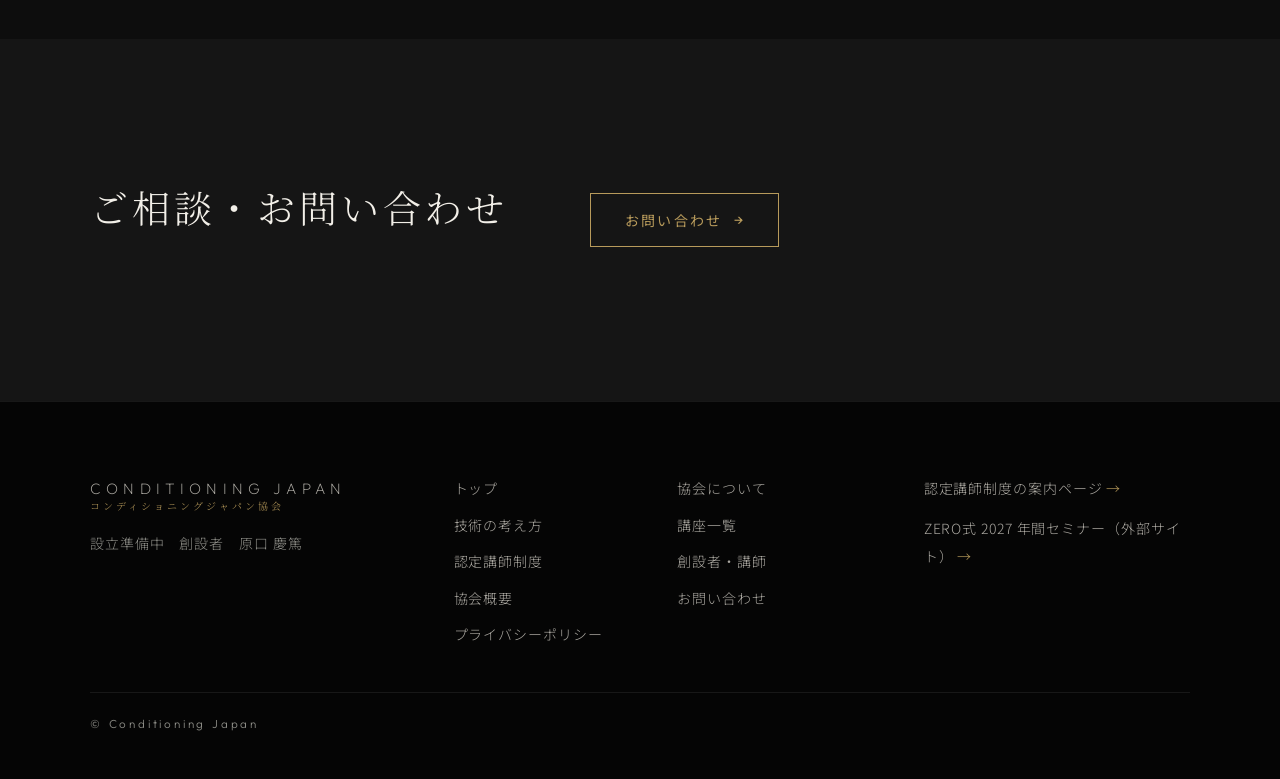
<file: about 2/index.html>
<!doctype html>
<html lang="ja">
<head>
<meta charset="utf-8">
<meta name="viewport" content="width=device-width, initial-scale=1, viewport-fit=cover">
<title>協会概要｜コンディショニングジャパン協会</title>
<meta name="description" content="コンディショニングジャパン協会（Conditioning Japan）の名称、創設者、活動内容、教育方針、倫理・行動指針。">
<link rel="canonical" href="https://noriatsu3377-hue.github.io/conditioning-japan/about/">
<meta property="og:url" content="https://noriatsu3377-hue.github.io/conditioning-japan/about/">
<meta property="og:type" content="article">
<meta property="og:title" content="協会概要｜コンディショニングジャパン協会">
<meta property="og:description" content="コンディショニングジャパン協会（Conditioning Japan）の名称、創設者、活動内容、教育方針、倫理・行動指針。">
<meta property="og:site_name" content="コンディショニングジャパン協会">

<meta name="theme-color" content="#101923">

<link rel="preconnect" href="https://fonts.googleapis.com">
<link rel="preconnect" href="https://fonts.gstatic.com" crossorigin>
<link rel="stylesheet" href="https://fonts.googleapis.com/css2?family=Cormorant+Garamond:wght@300;400&family=Noto+Sans+JP:wght@300;400;500&family=Noto+Serif+JP:wght@300;400;500&family=Outfit:wght@200;300&display=swap">
<link rel="stylesheet" href="../assets/css/style.css">
<script>document.documentElement.classList.add("js")</script>


</head>
<body class="">

<a class="skip-link" href="#main">本文へ移動</a>

<header class="site-header" data-header>
  <div class="header-inner">
    <a class="wordmark" href="../" aria-label="コンディショニングジャパン協会 トップへ">
      <span class="wordmark-en">Conditioning Japan</span>
      <span class="wordmark-ja">コンディショニングジャパン協会</span>
    </a>
    <nav class="gnav" aria-label="メインメニュー">
      <ul><li><a href="../philosophy/"><span class="nav-ja">協会について</span><span class="nav-en" aria-hidden="true">Philosophy</span></a></li><li><a href="../method/"><span class="nav-ja">技術の考え方</span><span class="nav-en" aria-hidden="true">Method</span></a></li><li><a href="../courses/"><span class="nav-ja">講座一覧</span><span class="nav-en" aria-hidden="true">Courses</span></a></li><li><a href="../certification/"><span class="nav-ja">認定講師制度</span><span class="nav-en" aria-hidden="true">Certification</span></a></li><li><a href="../people/"><span class="nav-ja">創設者・講師</span><span class="nav-en" aria-hidden="true">People</span></a></li><li><a href="../about/" aria-current="page"><span class="nav-ja">協会概要</span><span class="nav-en" aria-hidden="true">About</span></a></li></ul>
      <a class="btn btn-sm btn-line-light" href="../contact/">お問い合わせ</a>
    </nav>
    <button class="menu-btn" type="button" aria-expanded="false" aria-controls="drawer" aria-label="メニューを開く" data-menu-btn>
      <span class="menu-bars" aria-hidden="true"><span></span><span></span><span></span></span>
    </button>
  </div>
  <div class="drawer" id="drawer" hidden data-drawer role="dialog" aria-modal="true" aria-label="メニュー">
    <nav aria-label="メニュー">
      <ul>
        <li><a href="../">トップ</a></li>
        <li><a href="../philosophy/"><span class="nav-ja">協会について</span><span class="nav-en" aria-hidden="true">Philosophy</span></a></li><li><a href="../method/"><span class="nav-ja">技術の考え方</span><span class="nav-en" aria-hidden="true">Method</span></a></li><li><a href="../courses/"><span class="nav-ja">講座一覧</span><span class="nav-en" aria-hidden="true">Courses</span></a></li><li><a href="../certification/"><span class="nav-ja">認定講師制度</span><span class="nav-en" aria-hidden="true">Certification</span></a></li><li><a href="../people/"><span class="nav-ja">創設者・講師</span><span class="nav-en" aria-hidden="true">People</span></a></li><li><a href="../about/" aria-current="page"><span class="nav-ja">協会概要</span><span class="nav-en" aria-hidden="true">About</span></a></li>
        <li><a href="../contact/"><span class="nav-ja">お問い合わせ</span><span class="nav-en" aria-hidden="true">Contact</span></a></li>
      </ul>
      <a class="drawer-lp" href="https://noriatsu3377-hue.github.io/conditioning-japan-instructor/">認定講師制度の案内ページ →</a>
    </nav>
  </div>
</header>
<main id="main">
<header class="page-head" data-wm="ABOUT">
  <div class="container">
    <p class="eyebrow">About</p>
    <h1>協会概要</h1>
    <p>コンディショニングジャパン協会の基本情報です。<br>現在は設立の準備を進めています。</p>
  </div>
</header>

<section class="section" aria-labelledby="info-title">
  <div class="container">
    <h2 class="h2" id="info-title">基本情報</h2>
    <figure class="photo wide-band" style="margin:0 0 var(--sp-4)"><img src="../assets/img/hero-assessment.jpg" alt="受講者の姿勢を確認しながら指導する原口慶篤" width="1600" height="1067" loading="lazy" decoding="async"><figcaption>過去のセミナーの様子</figcaption></figure>
    <table class="info-table">
      <tbody>
        <tr><th scope="row">名称</th><td>コンディショニングジャパン協会<br>Conditioning Japan</td></tr>
        <tr><th scope="row">状況</th><td>設立準備中</td></tr>
        <tr><th scope="row">創設者</th><td>原口 慶篤（はらぐち のりあつ）</td></tr>
        <tr><th scope="row">活動内容</th><td>身体に関わる専門職向けの技術教育・セミナーの企画と運営<br>認定講師制度の準備<br>企業・施設向けの研修、登壇</td></tr>
        <tr><th scope="row">お問い合わせ</th><td><a href="../contact/">お問い合わせページ</a></td></tr>
      </tbody>
    </table>
  </div>
</section>

<section class="section is-dark" aria-label="過去のセミナーの様子" style="padding-block:0">
  <div class="gallery">
    <figure><img src="../assets/img/kiwami-main.jpg" alt="頭部と顔に手を当てる施術の様子" width="1200" height="900" loading="lazy" decoding="async"></figure>
    <figure><img src="../assets/img/practice-arm.jpg" alt="受講者に関節の調整を指導する原口慶篤" width="800" height="1200" loading="lazy" decoding="async"></figure>
    <figure><img src="../assets/img/hands-main.jpg" alt="受講者の腕を誘導する原口慶篤" width="1200" height="900" loading="lazy" decoding="async"></figure>
    <figure><img src="../assets/img/keiraku-2.jpg" alt="受講者同士でストレッチを練習する様子" width="800" height="800" loading="lazy" decoding="async"></figure>
  </div>
</section>

<section class="section is-tint" aria-labelledby="policy-title">
  <div class="container split">
    <div>
      <p class="eyebrow">Education policy</p>
      <h2 class="h2" id="policy-title">教育方針</h2>
    <figure class="photo tall" style="margin-top:var(--sp-3)"><img src="../assets/img/lecture-skeleton.jpg" alt="骨格模型を使って説明する原口慶篤" width="800" height="1200" loading="lazy" decoding="async"><figcaption>過去のセミナーの様子</figcaption></figure>
    </div>
    <div class="prose">
      <ul>
        <li>評価 → 介入 → 再評価の順で考える力を、すべての講座の土台にします。</li>
        <li>施術と、動作・運動をつなげて学びます。</li>
        <li>実技の練習を重視し、受講生が自分の現場で再び行える形を目指します。</li>
        <li>教材と説明は、新しい知見や現場の経験に合わせて見直します。</li>
      </ul>
      <a class="text-link" href="../method/">技術の考え方</a>
    </div>
  </div>
</section>

<section class="section is-dark" aria-label="過去のセミナーの様子" style="padding-block:0">
  <div class="gallery">
    <figure><img src="../assets/img/hands-1.jpg" alt="手のひらに触れて評価する様子" width="800" height="800" loading="lazy" decoding="async"></figure>
    <figure><img src="../assets/img/bikyaku-assessment.jpg" alt="受講者の足元を評価する原口慶篤" width="1200" height="900" loading="lazy" decoding="async"></figure>
    <figure><img src="../assets/img/foot-main.jpg" alt="足裏を持って調整する様子" width="1200" height="900" loading="lazy" decoding="async"></figure>
    <figure><img src="../assets/img/keiraku-main.jpg" alt="うつ伏せの受講者の腰に手を当てる様子" width="1200" height="900" loading="lazy" decoding="async"></figure>
  </div>
</section>

<section class="section" aria-labelledby="ethics-title">
  <div class="container">
    <p class="eyebrow">Code of conduct</p>
    <h2 class="h2" id="ethics-title" data-draft>倫理・行動指針</h2>
    <figure class="photo wide-band" style="margin:0 0 var(--sp-4)"><img src="../assets/img/norio.jpg" alt="受講者の腕を取り、手技を指導する原口慶篤" width="997" height="928" loading="lazy" decoding="async"><figcaption>過去のセミナーの様子</figcaption></figure>
    <ul class="principles two">
      <li><div><h3>効果を約束しない</h3><p>施術や運動による変化には個人差があります。結果を保証する説明や広告はしません。</p></div></li>
      <li><div><h3>業務範囲を守る</h3><p>医療機関での診断・治療に代わるものとして扱わず、必要に応じて受診を勧めます。</p></div></li>
      <li><div><h3>安全と同意を優先する</h3><p>身体に触れる練習では、事前の説明と相手の同意を前提にし、痛みや不安があればすぐに中止します。</p></div></li>
      <li><div><h3>他を下げない</h3><p>他の団体や技術を否定して自分たちの価値を語ることはしません。</p></div></li>
      <li><div><h3>根拠を区別する</h3><p>確かめられている事実と、仮説や考え方を区別して伝えます。</p></div></li>
      <li><div><h3>学び続ける</h3><p>講師も受講生も、知識と技術を学び直し、更新し続けます。</p></div></li>
    </ul>
  </div>
</section>

<section class="section is-charcoal" aria-labelledby="about-cta">
  <div class="container split">
    <h2 class="h2" id="about-cta">ご相談・お問い合わせ</h2>
    <div class="btn-row" style="margin-top:0"><a class="btn btn-primary" href="../contact/">お問い合わせ</a></div>
  </div>
</section>

</main>

<footer class="site-footer">
  <div class="container footer-grid">
    <div>
      <p class="wordmark wordmark-footer"><span class="wordmark-en">Conditioning Japan</span><span class="wordmark-ja">コンディショニングジャパン協会</span></p>
      <p class="footer-note">設立準備中　創設者　原口 慶篤</p>
    </div>
    <nav aria-label="フッターメニュー">
      <ul class="footer-links">
        <li><a href="../">トップ</a></li>
        <li><a href="../philosophy/">協会について</a></li><li><a href="../method/">技術の考え方</a></li><li><a href="../courses/">講座一覧</a></li><li><a href="../certification/">認定講師制度</a></li><li><a href="../people/">創設者・講師</a></li><li><a href="../about/">協会概要</a></li>
        <li><a href="../contact/">お問い合わせ</a></li>
        <li><a href="../privacy/">プライバシーポリシー</a></li>
      </ul>
    </nav>
    <div class="footer-out">
      <a href="https://noriatsu3377-hue.github.io/conditioning-japan-instructor/">認定講師制度の案内ページ</a>
      <a href="https://noriatsu3377-hue.github.io/zero-seminar-2027/" rel="noopener">ZERO式 2027 年間セミナー（外部サイト）</a>
    </div>
  </div>
  <p class="container copyright"><small>© Conditioning Japan</small></p>
</footer>
<script src="../assets/js/main.js" defer></script>
</body>
</html>
</file>
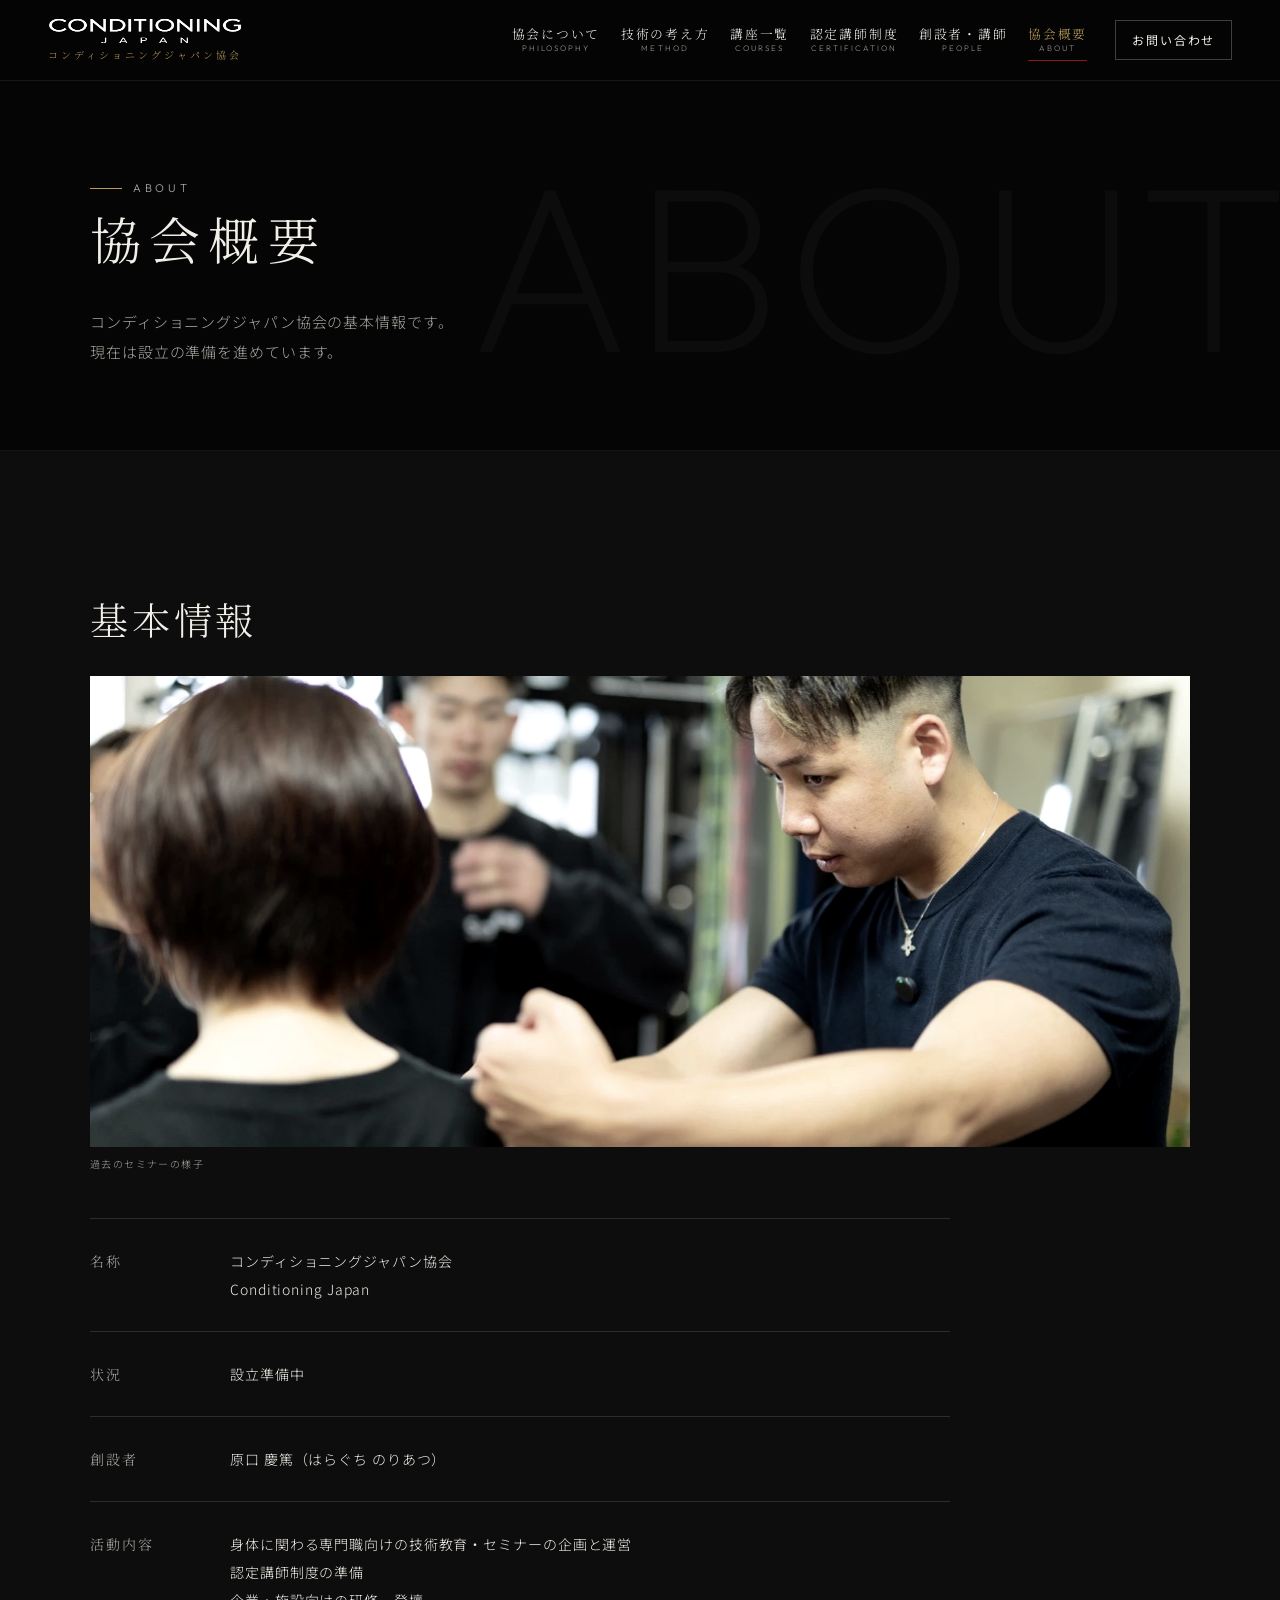
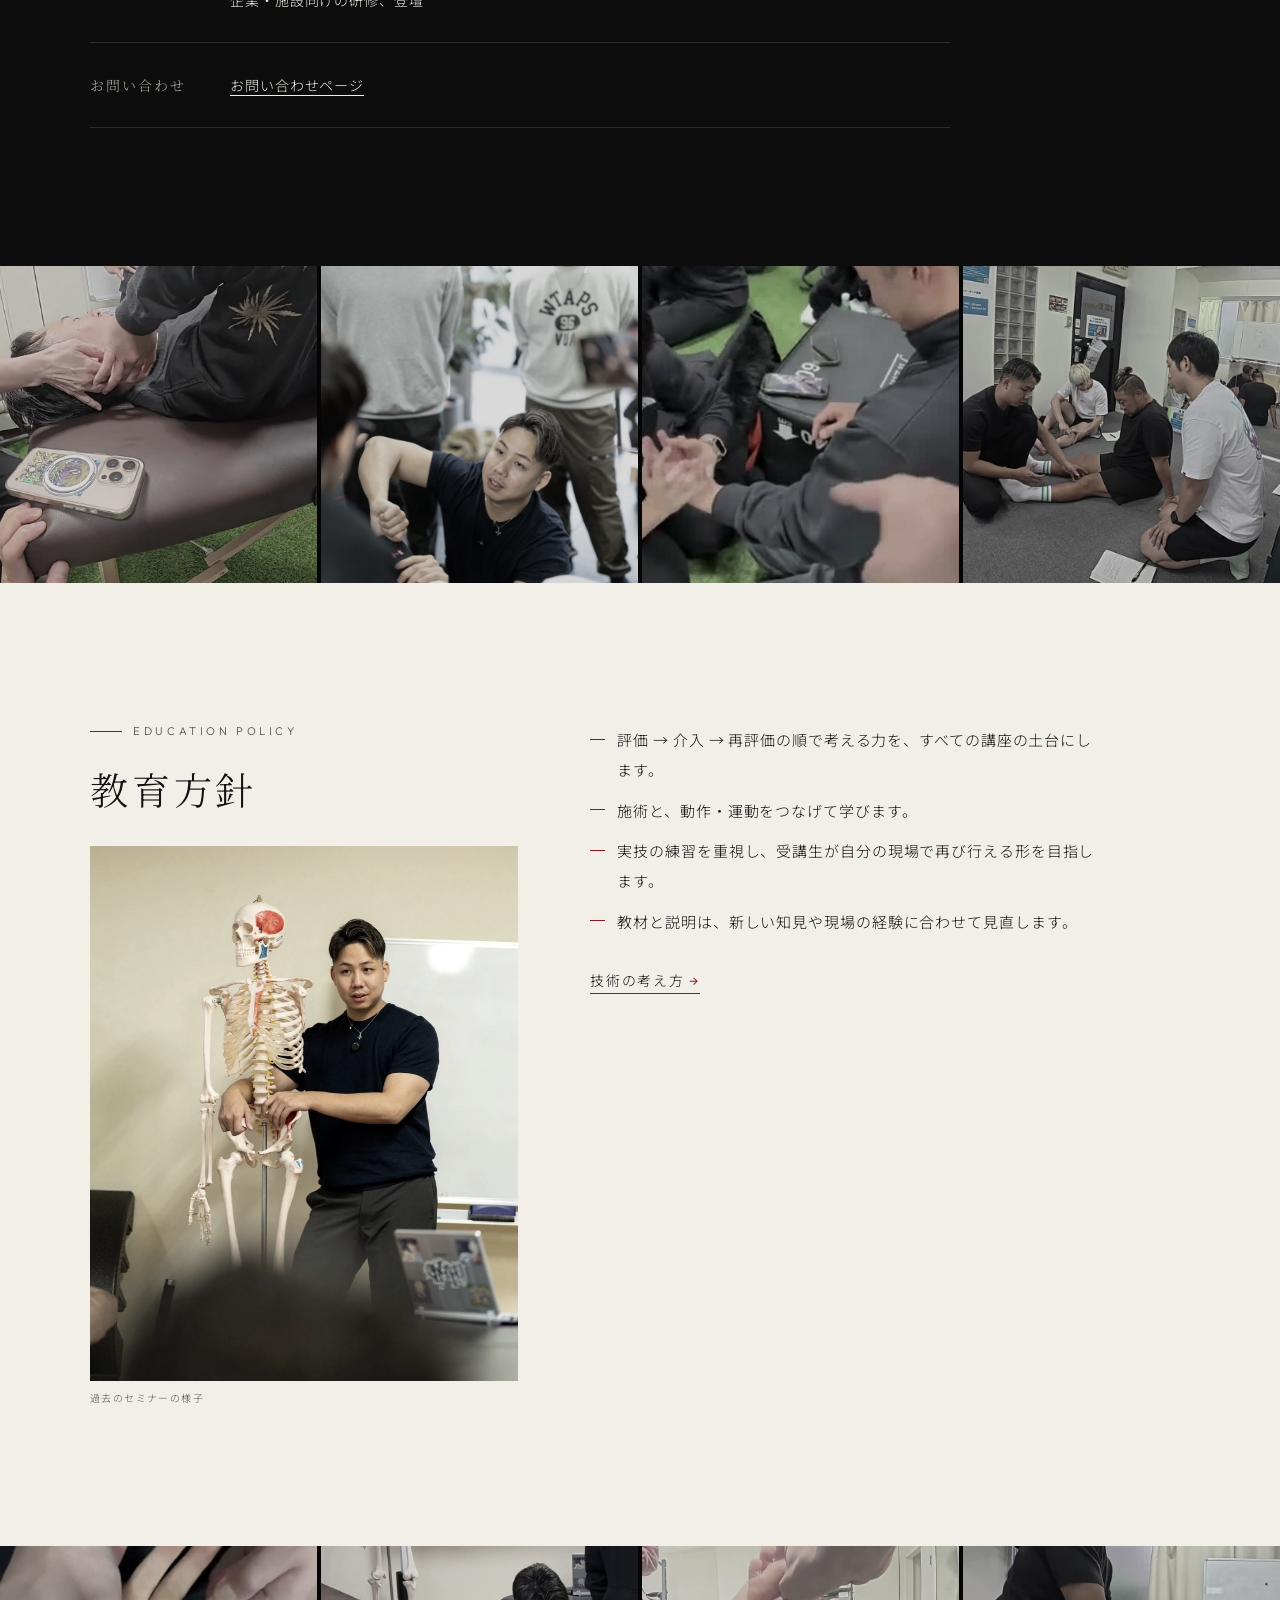
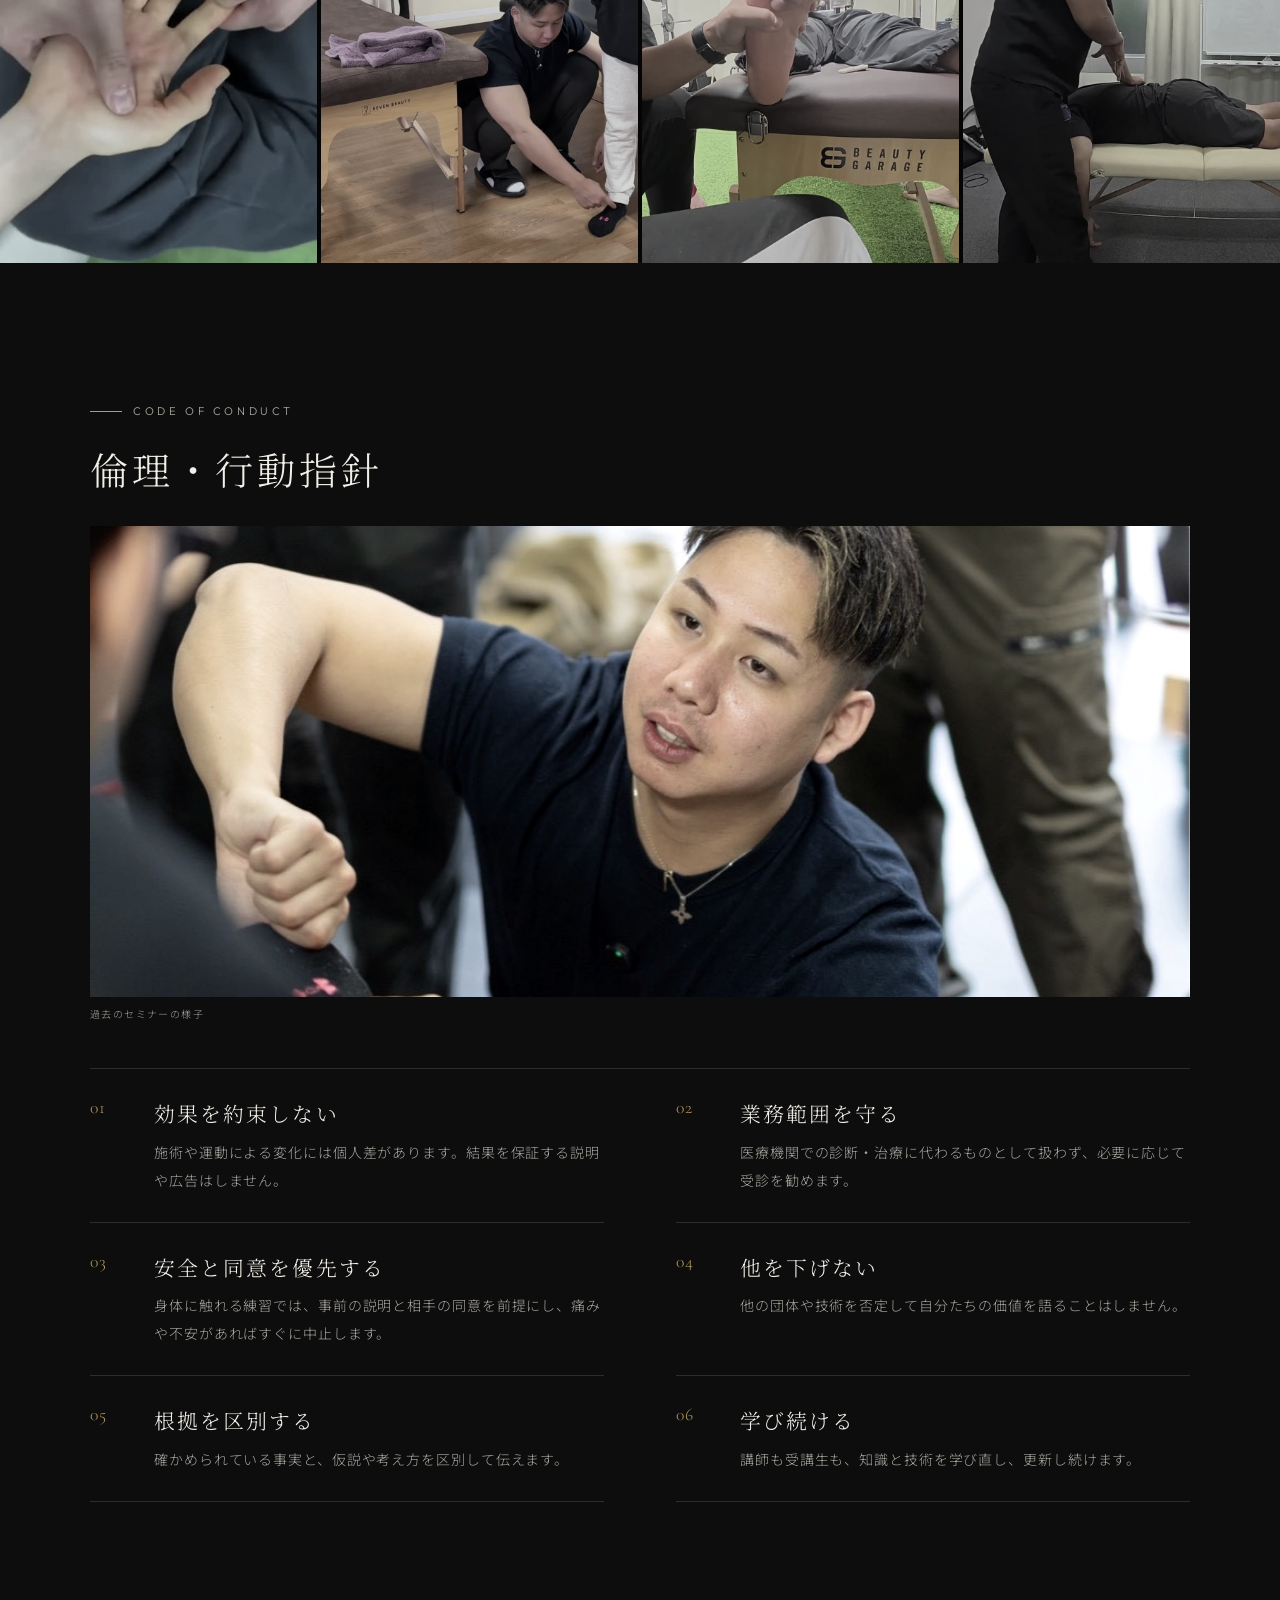
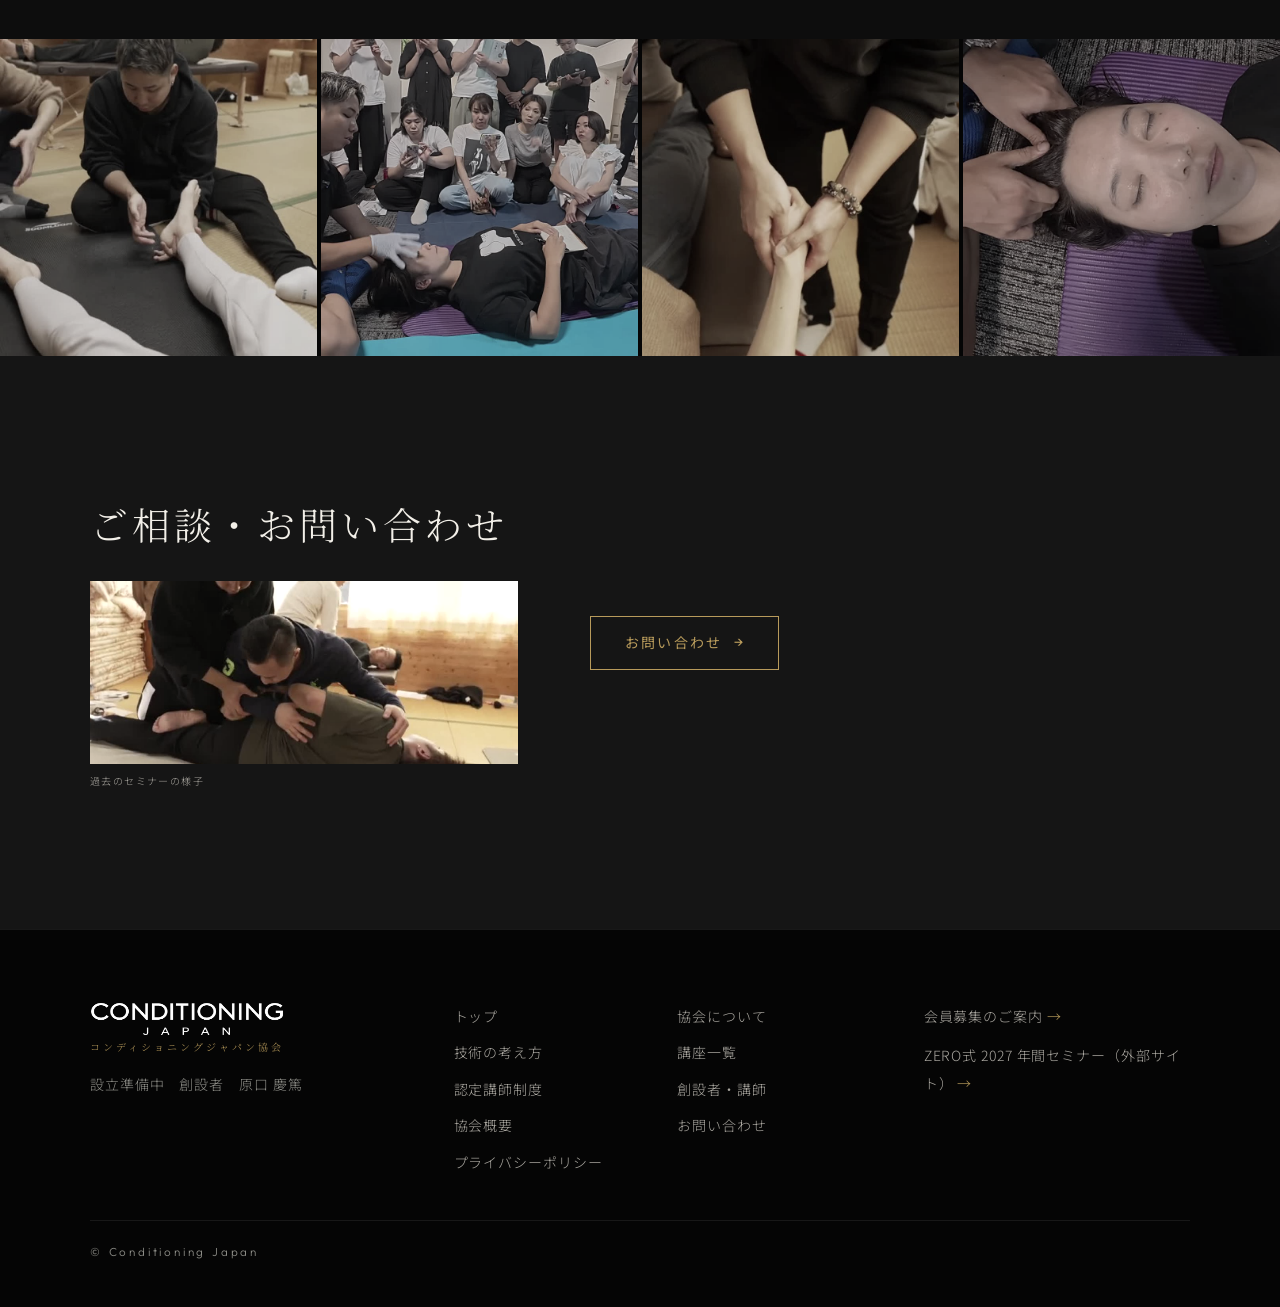
<file: about/index.html>
<!doctype html>
<html lang="ja">
<head>
<meta charset="utf-8">
<meta name="viewport" content="width=device-width, initial-scale=1, viewport-fit=cover">
<title>協会概要｜コンディショニングジャパン協会</title>
<meta name="description" content="コンディショニングジャパン協会（Conditioning Japan）の名称、創設者、活動内容、教育方針、倫理・行動指針。">
<link rel="canonical" href="https://noriatsu3377-hue.github.io/conditioning-japan/about/">
<meta property="og:url" content="https://noriatsu3377-hue.github.io/conditioning-japan/about/">
<meta property="og:type" content="article">
<meta property="og:title" content="協会概要｜コンディショニングジャパン協会">
<meta property="og:description" content="コンディショニングジャパン協会（Conditioning Japan）の名称、創設者、活動内容、教育方針、倫理・行動指針。">
<meta property="og:site_name" content="コンディショニングジャパン協会">
<meta property="og:image" content="https://noriatsu3377-hue.github.io/conditioning-japan/assets/img/ogp.png">
<meta name="theme-color" content="#101923">
<meta name="twitter:card" content="summary_large_image">
<link rel="icon" type="image/png" href="../assets/img/favicon.png">
<link rel="apple-touch-icon" href="../assets/img/apple-touch-icon.png">

<link rel="preconnect" href="https://fonts.googleapis.com">
<link rel="preconnect" href="https://fonts.gstatic.com" crossorigin>
<link rel="stylesheet" href="https://fonts.googleapis.com/css2?family=Cormorant+Garamond:wght@300;400&family=Noto+Sans+JP:wght@300;400;500&family=Noto+Serif+JP:wght@300;400;500&family=Outfit:wght@200;300&display=swap">
<link rel="stylesheet" href="../assets/css/style.css">
<script>document.documentElement.classList.add("js")</script>


</head>
<body class="">

<a class="skip-link" href="#main">本文へ移動</a>

<header class="site-header" data-header>
  <div class="header-inner">
    <a class="wordmark" href="../" aria-label="コンディショニングジャパン協会 トップへ">
      <img class="wordmark-logo" src="../assets/img/logo-cj.png" alt="CONDITIONING JAPAN" width="720" height="145">
      <span class="wordmark-ja">コンディショニングジャパン協会</span>
    </a>
    <nav class="gnav" aria-label="メインメニュー">
      <ul><li><a href="../philosophy/"><span class="nav-ja">協会について</span><span class="nav-en" aria-hidden="true">Philosophy</span></a></li><li><a href="../method/"><span class="nav-ja">技術の考え方</span><span class="nav-en" aria-hidden="true">Method</span></a></li><li><a href="../courses/"><span class="nav-ja">講座一覧</span><span class="nav-en" aria-hidden="true">Courses</span></a></li><li><a href="../certification/"><span class="nav-ja">認定講師制度</span><span class="nav-en" aria-hidden="true">Certification</span></a></li><li><a href="../people/"><span class="nav-ja">創設者・講師</span><span class="nav-en" aria-hidden="true">People</span></a></li><li><a href="../about/" aria-current="page"><span class="nav-ja">協会概要</span><span class="nav-en" aria-hidden="true">About</span></a></li></ul>
      <a class="btn btn-sm btn-line-light" href="../contact/">お問い合わせ</a>
    </nav>
    <button class="menu-btn" type="button" aria-expanded="false" aria-controls="drawer" aria-label="メニューを開く" data-menu-btn>
      <span class="menu-bars" aria-hidden="true"><span></span><span></span><span></span></span>
    </button>
  </div>
  <div class="drawer" id="drawer" hidden data-drawer role="dialog" aria-modal="true" aria-label="メニュー">
    <nav aria-label="メニュー">
      <ul>
        <li><a href="../">トップ</a></li>
        <li><a href="../philosophy/"><span class="nav-ja">協会について</span><span class="nav-en" aria-hidden="true">Philosophy</span></a></li><li><a href="../method/"><span class="nav-ja">技術の考え方</span><span class="nav-en" aria-hidden="true">Method</span></a></li><li><a href="../courses/"><span class="nav-ja">講座一覧</span><span class="nav-en" aria-hidden="true">Courses</span></a></li><li><a href="../certification/"><span class="nav-ja">認定講師制度</span><span class="nav-en" aria-hidden="true">Certification</span></a></li><li><a href="../people/"><span class="nav-ja">創設者・講師</span><span class="nav-en" aria-hidden="true">People</span></a></li><li><a href="../about/" aria-current="page"><span class="nav-ja">協会概要</span><span class="nav-en" aria-hidden="true">About</span></a></li>
        <li><a href="../contact/"><span class="nav-ja">お問い合わせ</span><span class="nav-en" aria-hidden="true">Contact</span></a></li>
      </ul>
      <a class="drawer-lp" href="https://noriatsu3377-hue.github.io/conditioning-japan-instructor/">会員募集のご案内 →</a>
    </nav>
  </div>
</header>
<main id="main">
<header class="page-head" data-wm="ABOUT">
  <div class="container">
    <p class="eyebrow">About</p>
    <h1>協会概要</h1>
    <p>コンディショニングジャパン協会の基本情報です。<br>現在は設立の準備を進めています。</p>
  </div>
</header>

<section class="section" aria-labelledby="info-title">
  <div class="container">
    <h2 class="h2" id="info-title">基本情報</h2>
    <figure class="photo wide-band" style="margin:0 0 var(--sp-4)"><img src="../assets/img/hero-assessment.jpg" alt="受講者の姿勢を確認しながら指導する原口慶篤" width="1600" height="1067" loading="lazy" decoding="async"><figcaption>過去のセミナーの様子</figcaption></figure>
    <table class="info-table">
      <tbody>
        <tr><th scope="row">名称</th><td>コンディショニングジャパン協会<br>Conditioning Japan</td></tr>
        <tr><th scope="row">状況</th><td>設立準備中</td></tr>
        <tr><th scope="row">創設者</th><td>原口 慶篤（はらぐち のりあつ）</td></tr>
        <tr><th scope="row">活動内容</th><td>身体に関わる専門職向けの技術教育・セミナーの企画と運営<br>認定講師制度の準備<br>企業・施設向けの研修、登壇</td></tr>
        <tr><th scope="row">お問い合わせ</th><td><a href="../contact/">お問い合わせページ</a></td></tr>
      </tbody>
    </table>
  </div>
</section>

<section class="section is-dark" aria-label="過去のセミナーの様子" style="padding-block:0">
  <div class="gallery">
    <figure><img src="../assets/img/kiwami-main.jpg" alt="頭部と顔に手を当てる施術の様子" width="1200" height="900" loading="lazy" decoding="async"></figure>
    <figure><img src="../assets/img/practice-arm.jpg" alt="受講者に関節の調整を指導する原口慶篤" width="800" height="1200" loading="lazy" decoding="async"></figure>
    <figure><img src="../assets/img/hands-main.jpg" alt="受講者の腕を誘導する原口慶篤" width="1200" height="900" loading="lazy" decoding="async"></figure>
    <figure><img src="../assets/img/keiraku-2.jpg" alt="受講者同士でストレッチを練習する様子" width="800" height="800" loading="lazy" decoding="async"></figure>
  </div>
</section>

<section class="section is-tint" aria-labelledby="policy-title">
  <div class="container split">
    <div>
      <p class="eyebrow">Education policy</p>
      <h2 class="h2" id="policy-title">教育方針</h2>
    <figure class="photo tall" style="margin-top:var(--sp-3)"><img src="../assets/img/lecture-skeleton.jpg" alt="骨格模型を使って説明する原口慶篤" width="800" height="1200" loading="lazy" decoding="async"><figcaption>過去のセミナーの様子</figcaption></figure>
    </div>
    <div class="prose">
      <ul>
        <li>評価 → 介入 → 再評価の順で考える力を、すべての講座の土台にします。</li>
        <li>施術と、動作・運動をつなげて学びます。</li>
        <li>実技の練習を重視し、受講生が自分の現場で再び行える形を目指します。</li>
        <li>教材と説明は、新しい知見や現場の経験に合わせて見直します。</li>
      </ul>
      <a class="text-link" href="../method/">技術の考え方</a>
    </div>
  </div>
</section>

<section class="section is-dark" aria-label="過去のセミナーの様子" style="padding-block:0">
  <div class="gallery">
    <figure><img src="../assets/img/hands-1.jpg" alt="手のひらに触れて評価する様子" width="800" height="800" loading="lazy" decoding="async"></figure>
    <figure><img src="../assets/img/bikyaku-assessment.jpg" alt="受講者の足元を評価する原口慶篤" width="1200" height="900" loading="lazy" decoding="async"></figure>
    <figure><img src="../assets/img/foot-main.jpg" alt="足裏を持って調整する様子" width="1200" height="900" loading="lazy" decoding="async"></figure>
    <figure><img src="../assets/img/keiraku-main.jpg" alt="うつ伏せの受講者の腰に手を当てる様子" width="1200" height="900" loading="lazy" decoding="async"></figure>
  </div>
</section>

<section class="section" aria-labelledby="ethics-title">
  <div class="container">
    <p class="eyebrow">Code of conduct</p>
    <h2 class="h2" id="ethics-title" data-draft>倫理・行動指針</h2>
    <figure class="photo wide-band" style="margin:0 0 var(--sp-4)"><img src="../assets/img/norio.jpg" alt="受講者の腕を取り、手技を指導する原口慶篤" width="997" height="928" loading="lazy" decoding="async"><figcaption>過去のセミナーの様子</figcaption></figure>
    <ul class="principles two">
      <li><div><h3>効果を約束しない</h3><p>施術や運動による変化には個人差があります。結果を保証する説明や広告はしません。</p></div></li>
      <li><div><h3>業務範囲を守る</h3><p>医療機関での診断・治療に代わるものとして扱わず、必要に応じて受診を勧めます。</p></div></li>
      <li><div><h3>安全と同意を優先する</h3><p>身体に触れる練習では、事前の説明と相手の同意を前提にし、痛みや不安があればすぐに中止します。</p></div></li>
      <li><div><h3>他を下げない</h3><p>他の団体や技術を否定して自分たちの価値を語ることはしません。</p></div></li>
      <li><div><h3>根拠を区別する</h3><p>確かめられている事実と、仮説や考え方を区別して伝えます。</p></div></li>
      <li><div><h3>学び続ける</h3><p>講師も受講生も、知識と技術を学び直し、更新し続けます。</p></div></li>
    </ul>
  </div>
</section>

<section class="section is-dark" aria-label="過去のセミナーの様子" style="padding-block:0">
  <div class="gallery">
    <figure><img src="../assets/img/kansetsu-basic-3.jpg" alt="受講者の足首を調整する原口慶篤" width="800" height="800" loading="lazy" decoding="async"></figure>
    <figure><img src="../assets/img/zero-recovery-3.jpg" alt="受講者の前で頭部へのアプローチを実演する様子" width="800" height="800" loading="lazy" decoding="async"></figure>
    <figure><img src="../assets/img/kansetsu-advance-1.jpg" alt="受講者の手を取り関節を調整する様子" width="800" height="800" loading="lazy" decoding="async"></figure>
    <figure><img src="../assets/img/zero-recovery-1.jpg" alt="頭部に手を当てて施術する様子" width="800" height="800" loading="lazy" decoding="async"></figure>
  </div>
</section>

<section class="section is-charcoal" aria-labelledby="about-cta">
  <div class="container split">
    <div>
      <h2 class="h2" id="about-cta">ご相談・お問い合わせ</h2>
      <figure class="photo wide-band" style="margin-top:var(--sp-3)"><img src="../assets/img/kansetsu-advance-main.jpg" alt="受講者の手を取り、施術のしかたを指導する原口慶篤" width="1200" height="900" loading="lazy" decoding="async"><figcaption>過去のセミナーの様子</figcaption></figure>
    </div>
    <div class="btn-row" style="margin-top:0"><a class="btn btn-primary" href="../contact/">お問い合わせ</a></div>
  </div>
</section>

</main>

<footer class="site-footer">
  <div class="container footer-grid">
    <div>
      <p class="wordmark wordmark-footer"><img class="wordmark-logo" src="../assets/img/logo-cj.png" alt="CONDITIONING JAPAN" width="720" height="145"><span class="wordmark-ja">コンディショニングジャパン協会</span></p>
      <p class="footer-note">設立準備中　創設者　原口 慶篤</p>
    </div>
    <nav aria-label="フッターメニュー">
      <ul class="footer-links">
        <li><a href="../">トップ</a></li>
        <li><a href="../philosophy/">協会について</a></li><li><a href="../method/">技術の考え方</a></li><li><a href="../courses/">講座一覧</a></li><li><a href="../certification/">認定講師制度</a></li><li><a href="../people/">創設者・講師</a></li><li><a href="../about/">協会概要</a></li>
        <li><a href="../contact/">お問い合わせ</a></li>
        <li><a href="../privacy/">プライバシーポリシー</a></li>
      </ul>
    </nav>
    <div class="footer-out">
      <a href="https://noriatsu3377-hue.github.io/conditioning-japan-instructor/">会員募集のご案内</a>
      <a href="https://noriatsu3377-hue.github.io/zero-seminar-2027/" rel="noopener">ZERO式 2027 年間セミナー（外部サイト）</a>
    </div>
  </div>
  <p class="container copyright"><small>© Conditioning Japan</small></p>
</footer>
<script src="../assets/js/main.js" defer></script>
</body>
</html>
</file>
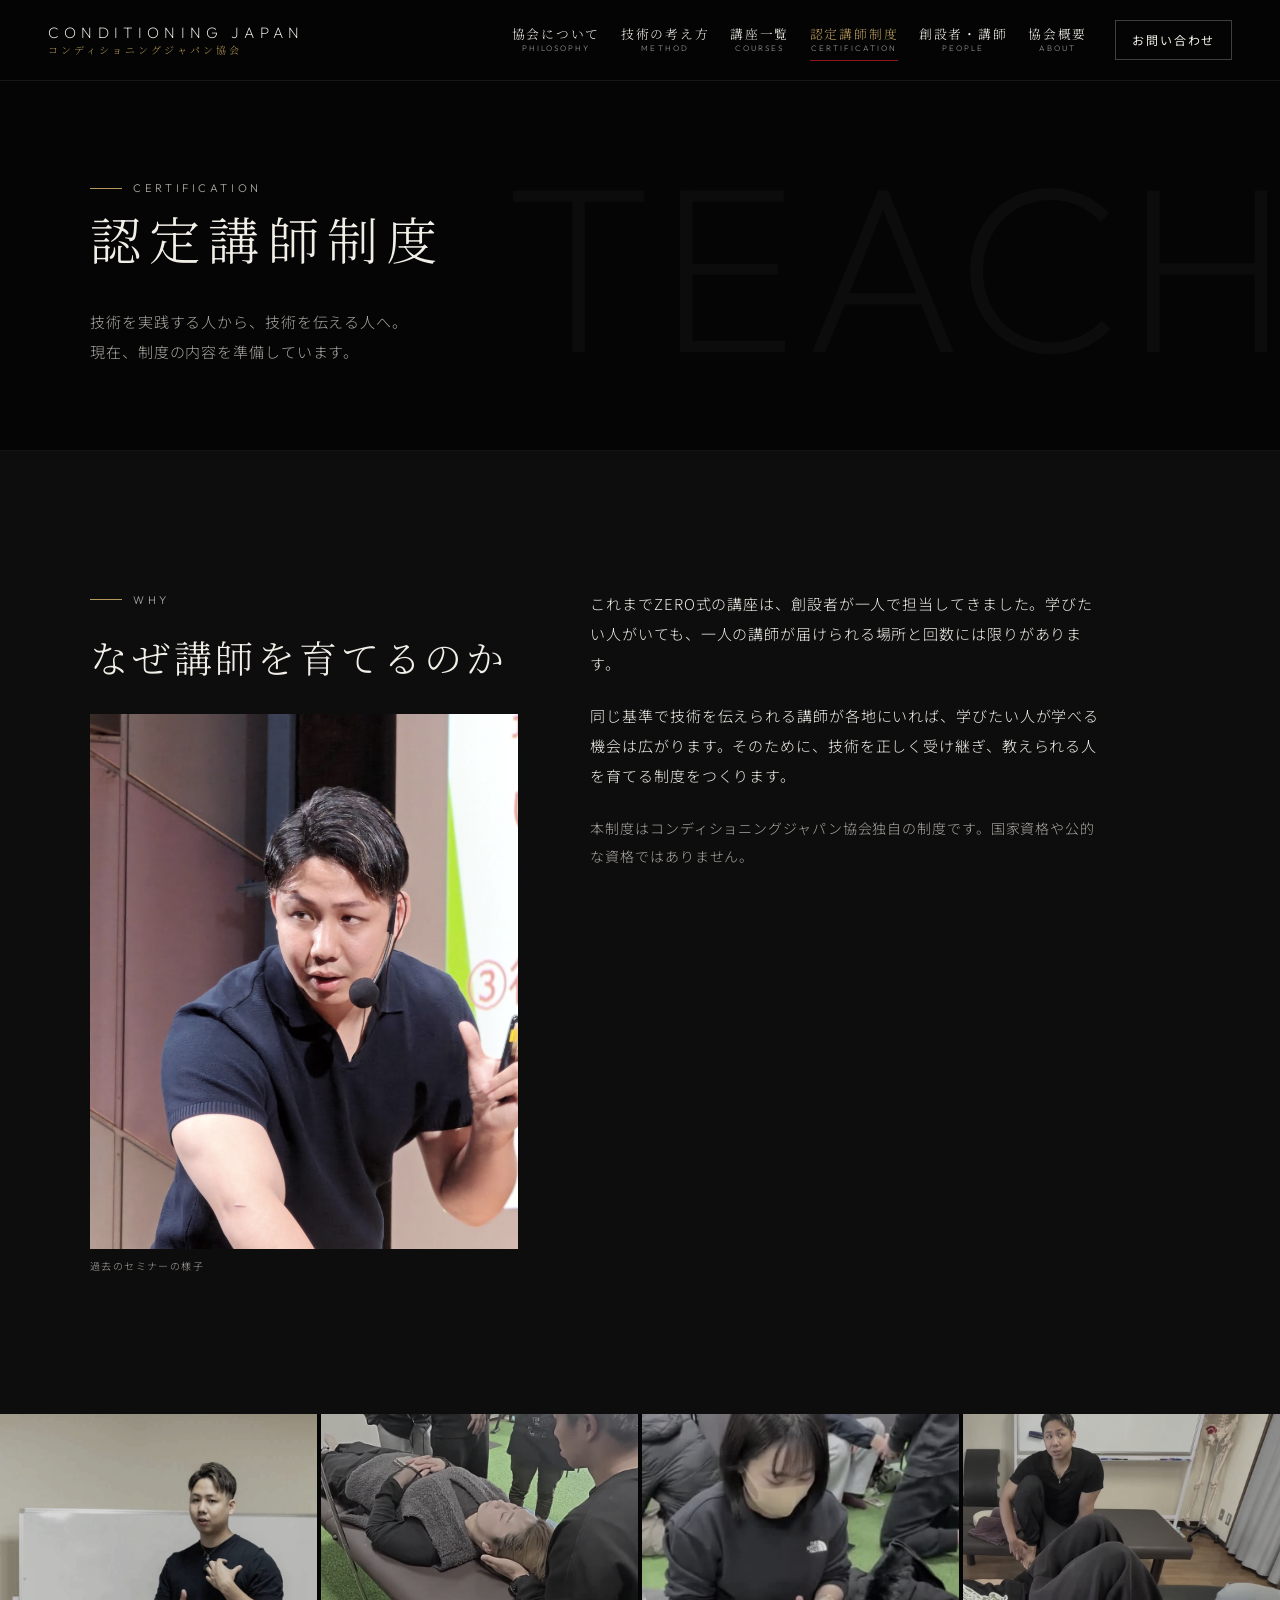
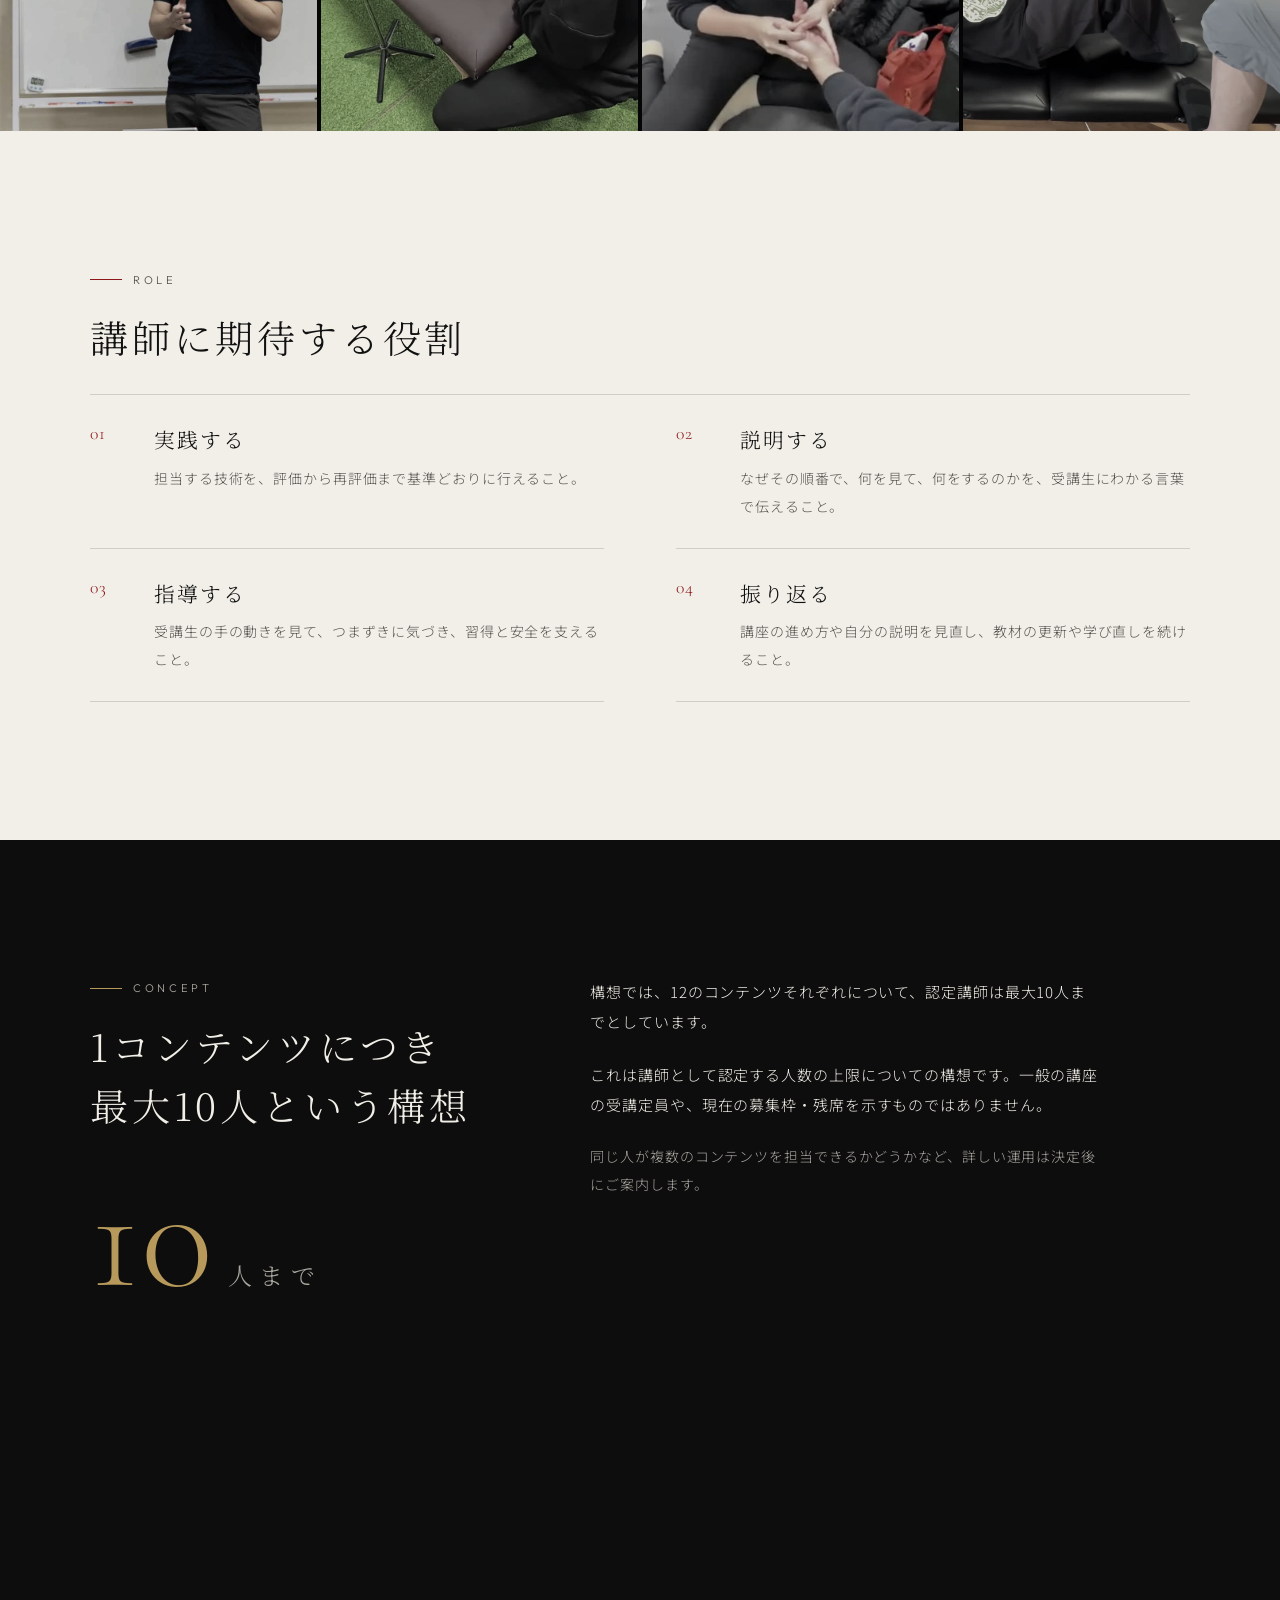
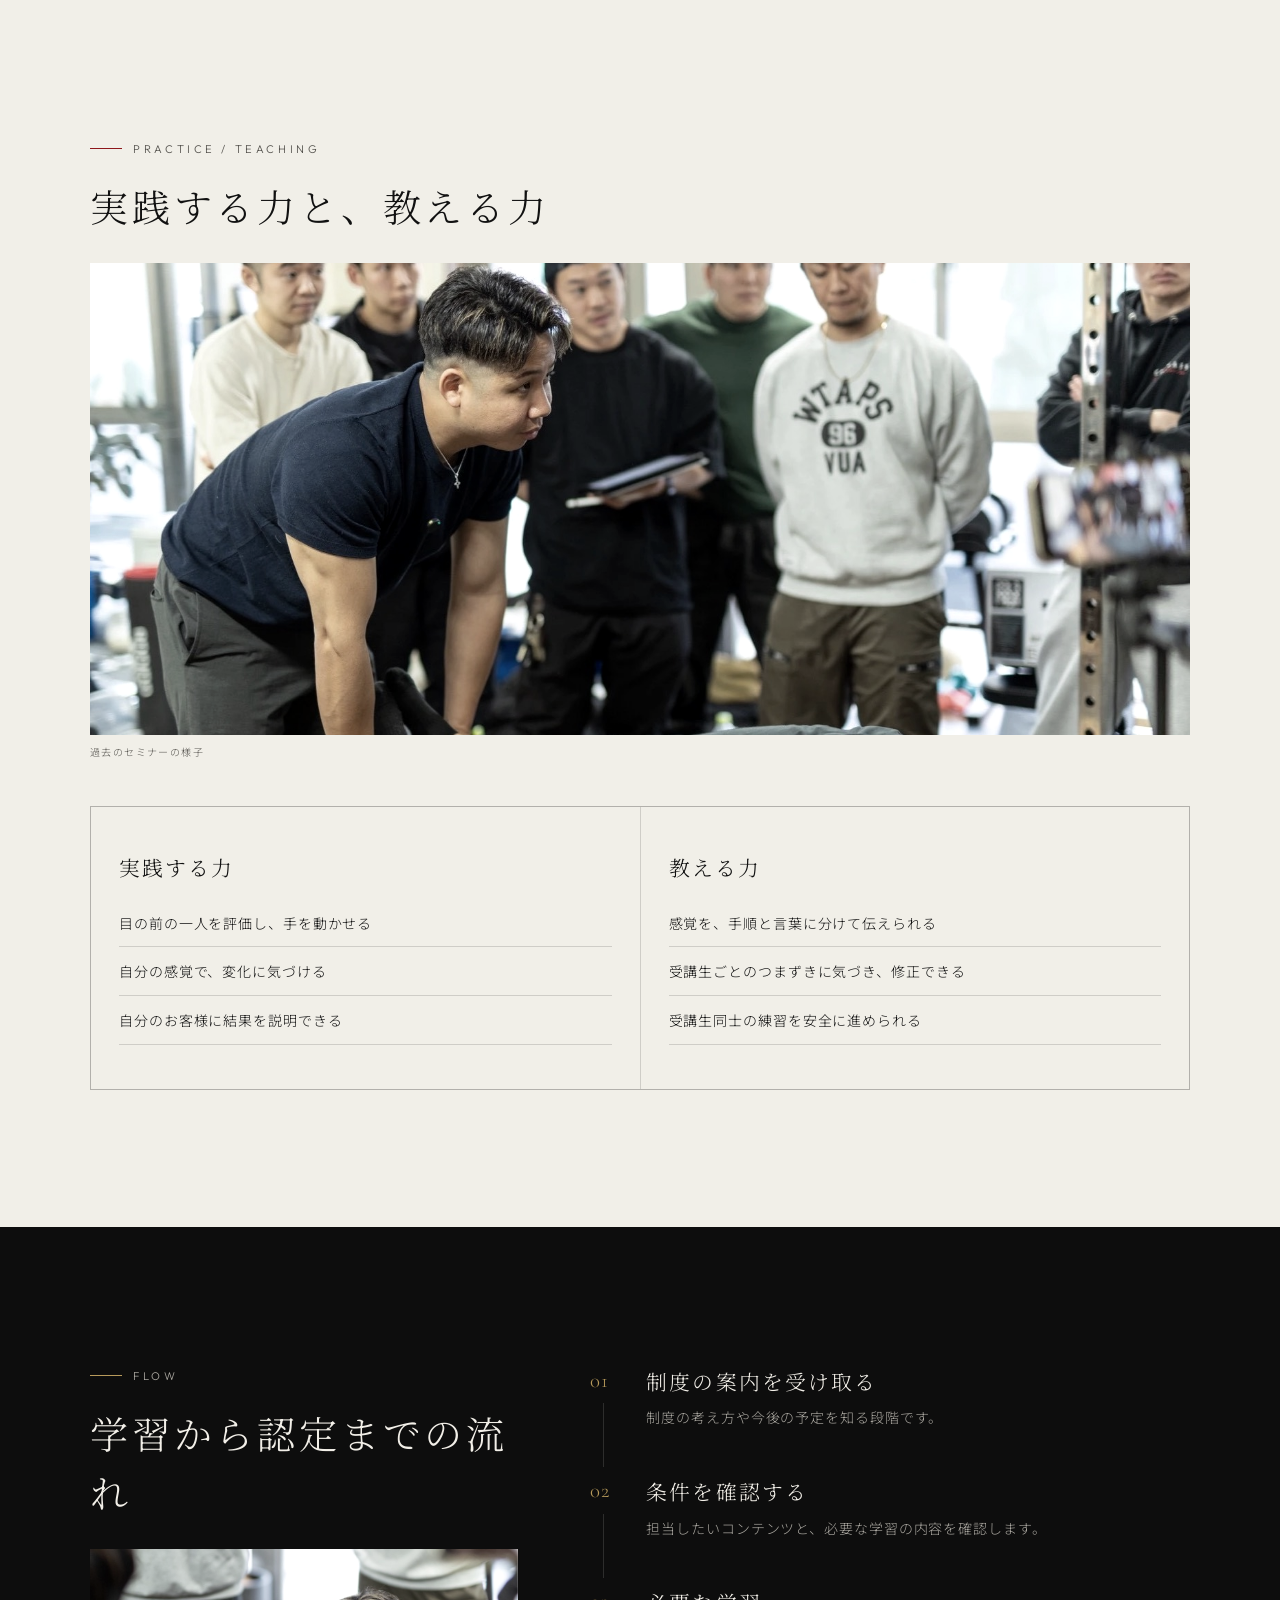
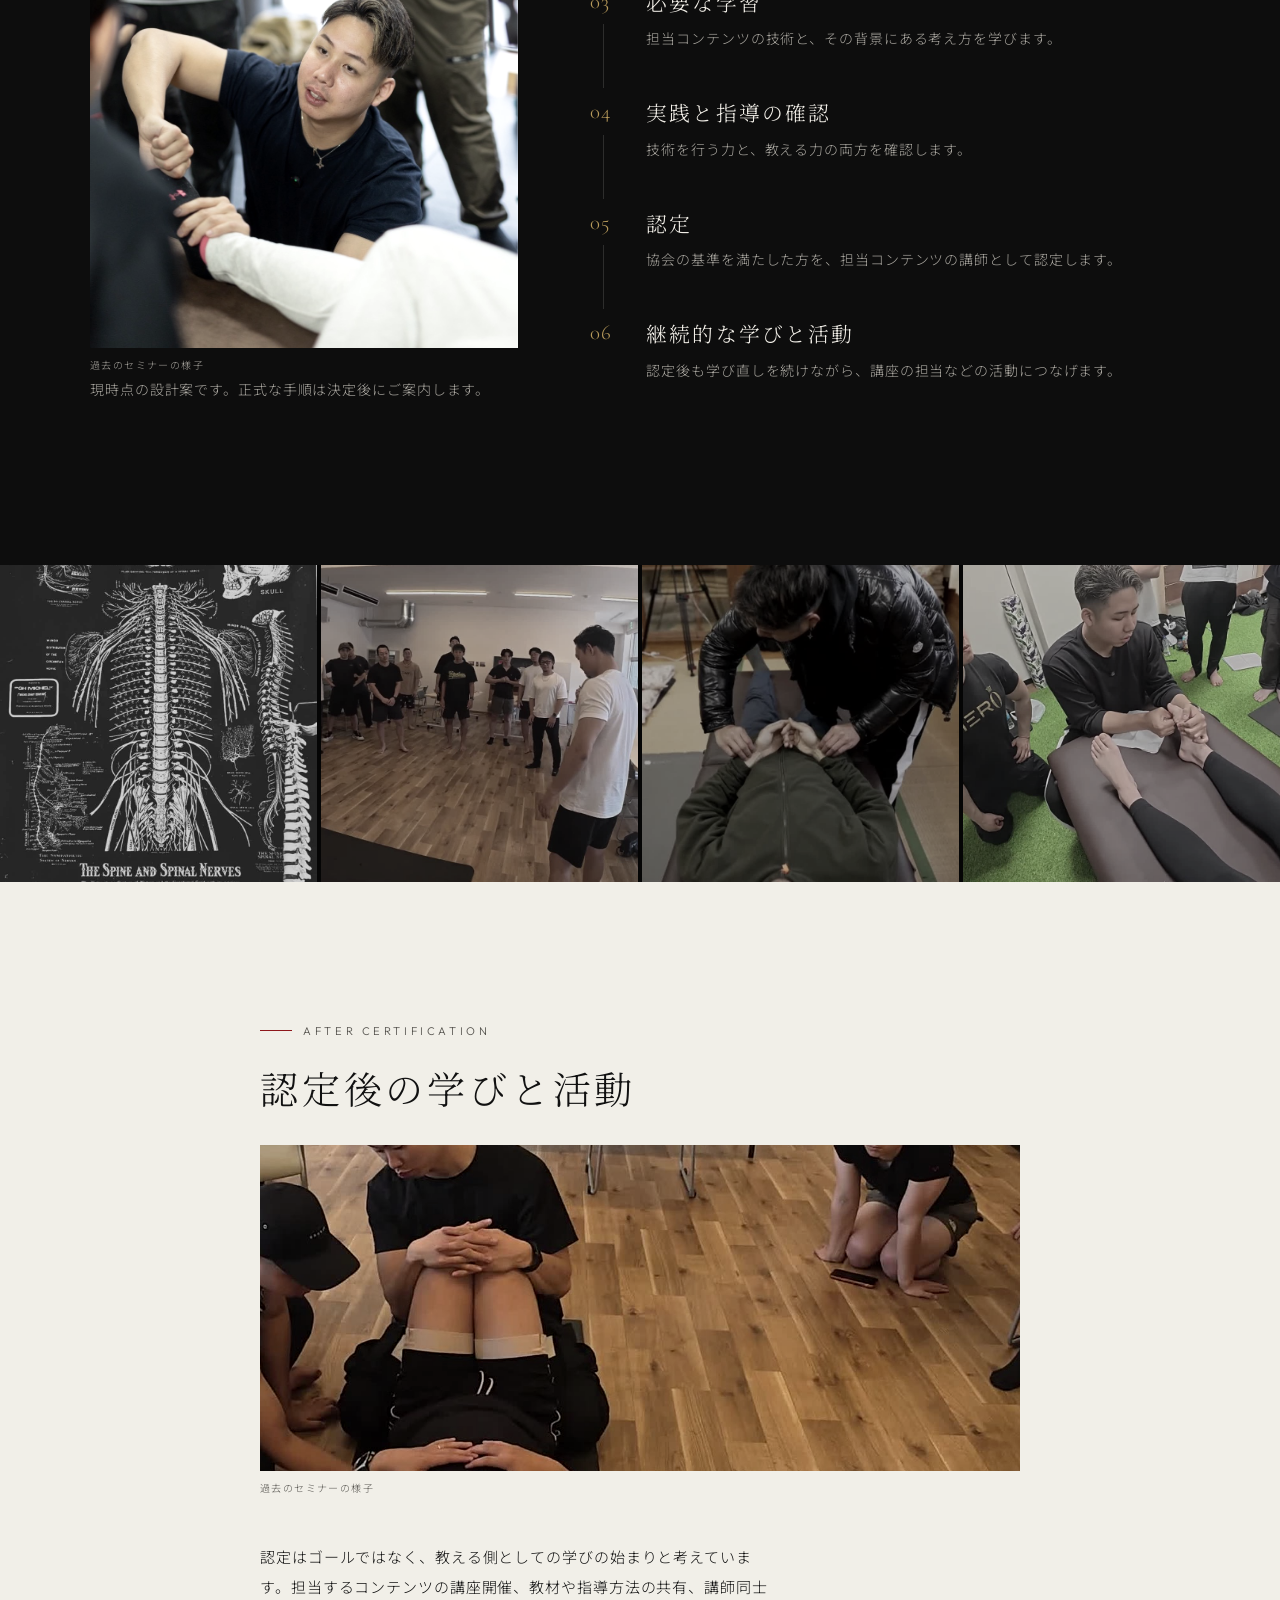
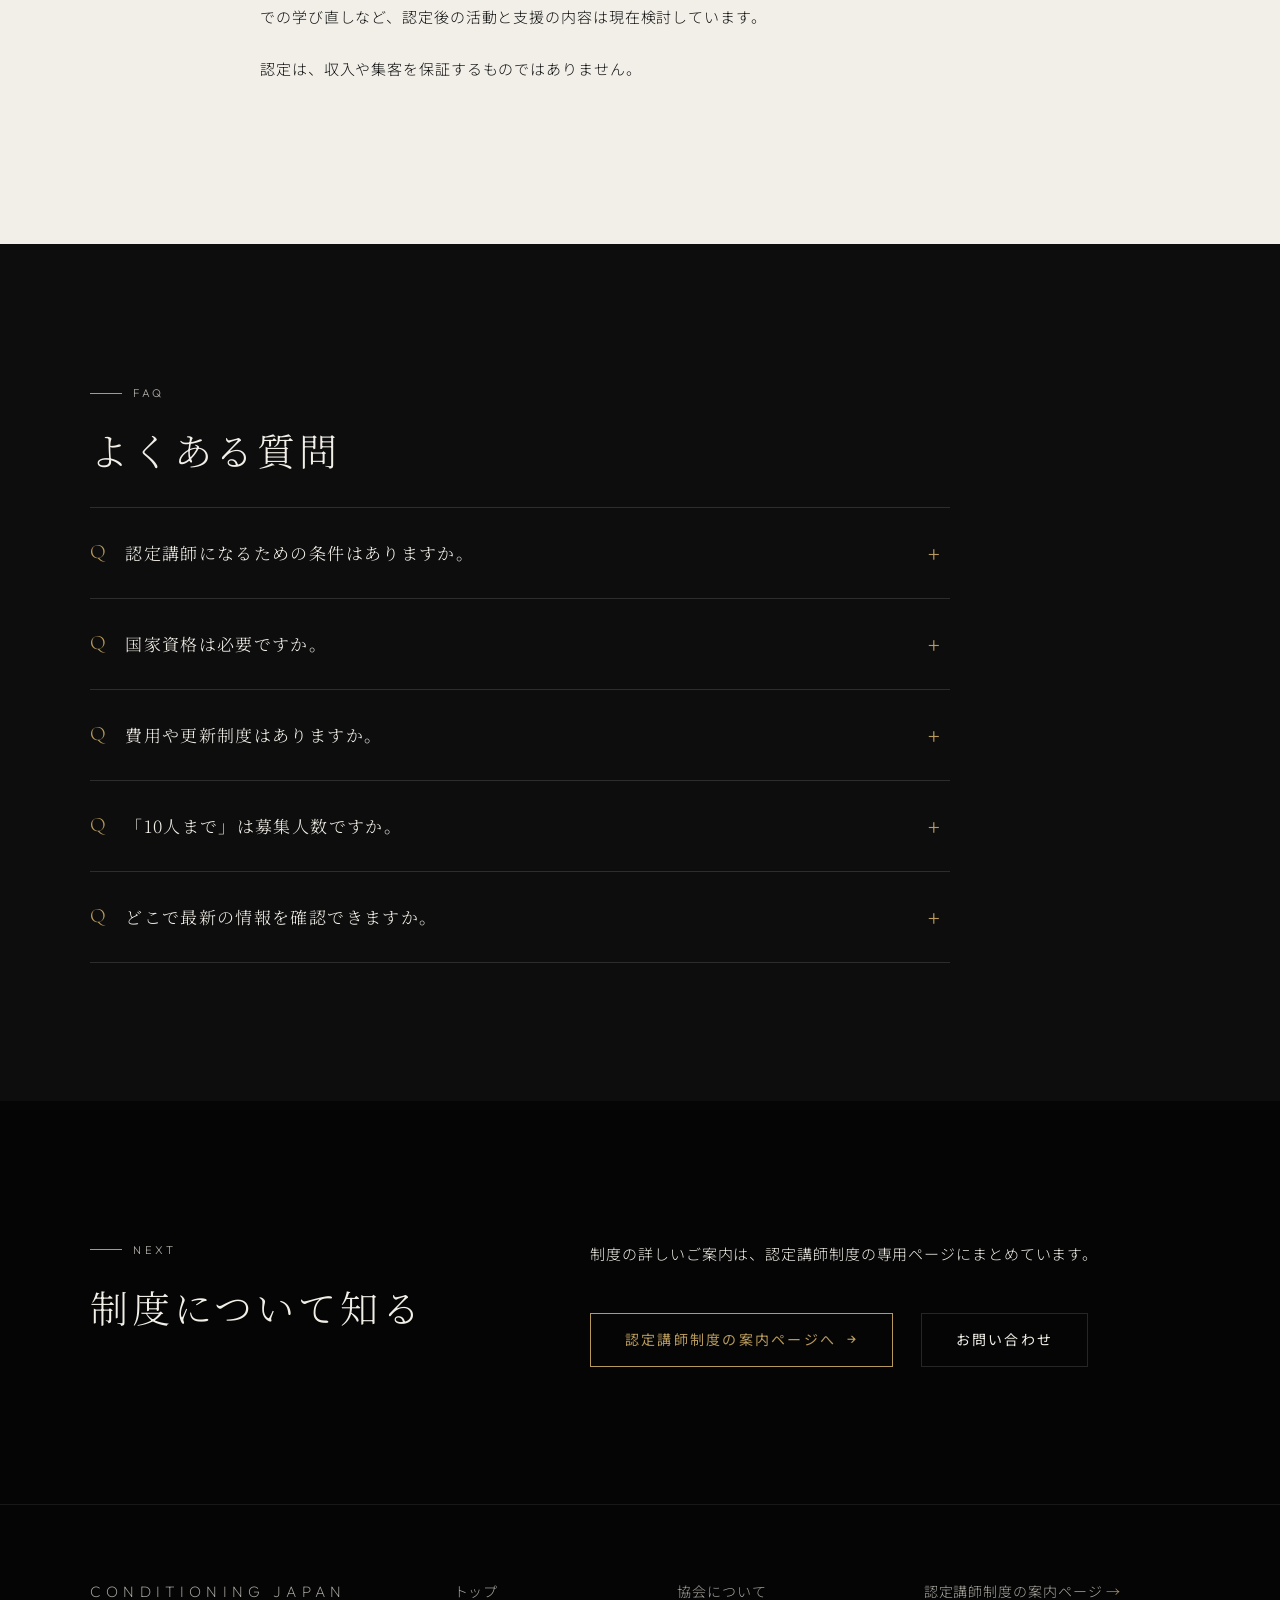
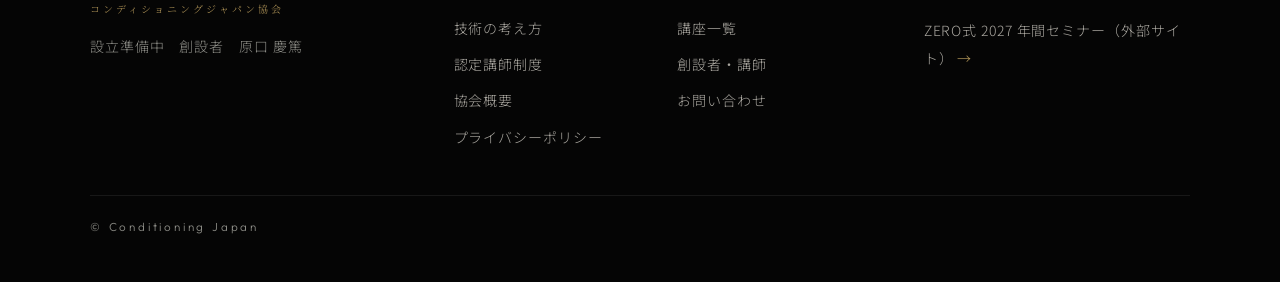
<file: certification 2/index.html>
<!doctype html>
<html lang="ja">
<head>
<meta charset="utf-8">
<meta name="viewport" content="width=device-width, initial-scale=1, viewport-fit=cover">
<title>認定講師制度｜コンディショニングジャパン協会</title>
<meta name="description" content="コンディショニングジャパン協会の認定講師制度（準備中）。講師を育てる理由、講師に期待する役割、1コンテンツにつき最大10人という構想、認定までの流れ（設計案）とよくある質問。">
<link rel="canonical" href="https://noriatsu3377-hue.github.io/conditioning-japan/certification/">
<meta property="og:url" content="https://noriatsu3377-hue.github.io/conditioning-japan/certification/">
<meta property="og:type" content="article">
<meta property="og:title" content="認定講師制度｜コンディショニングジャパン協会">
<meta property="og:description" content="コンディショニングジャパン協会の認定講師制度（準備中）。講師を育てる理由、講師に期待する役割、1コンテンツにつき最大10人という構想、認定までの流れ（設計案）とよくある質問。">
<meta property="og:site_name" content="コンディショニングジャパン協会">

<meta name="theme-color" content="#101923">

<link rel="preconnect" href="https://fonts.googleapis.com">
<link rel="preconnect" href="https://fonts.gstatic.com" crossorigin>
<link rel="stylesheet" href="https://fonts.googleapis.com/css2?family=Cormorant+Garamond:wght@300;400&family=Noto+Sans+JP:wght@300;400;500&family=Noto+Serif+JP:wght@300;400;500&family=Outfit:wght@200;300&display=swap">
<link rel="stylesheet" href="../assets/css/style.css">
<script>document.documentElement.classList.add("js")</script>


</head>
<body class="">

<a class="skip-link" href="#main">本文へ移動</a>

<header class="site-header" data-header>
  <div class="header-inner">
    <a class="wordmark" href="../" aria-label="コンディショニングジャパン協会 トップへ">
      <span class="wordmark-en">Conditioning Japan</span>
      <span class="wordmark-ja">コンディショニングジャパン協会</span>
    </a>
    <nav class="gnav" aria-label="メインメニュー">
      <ul><li><a href="../philosophy/"><span class="nav-ja">協会について</span><span class="nav-en" aria-hidden="true">Philosophy</span></a></li><li><a href="../method/"><span class="nav-ja">技術の考え方</span><span class="nav-en" aria-hidden="true">Method</span></a></li><li><a href="../courses/"><span class="nav-ja">講座一覧</span><span class="nav-en" aria-hidden="true">Courses</span></a></li><li><a href="../certification/" aria-current="page"><span class="nav-ja">認定講師制度</span><span class="nav-en" aria-hidden="true">Certification</span></a></li><li><a href="../people/"><span class="nav-ja">創設者・講師</span><span class="nav-en" aria-hidden="true">People</span></a></li><li><a href="../about/"><span class="nav-ja">協会概要</span><span class="nav-en" aria-hidden="true">About</span></a></li></ul>
      <a class="btn btn-sm btn-line-light" href="../contact/">お問い合わせ</a>
    </nav>
    <button class="menu-btn" type="button" aria-expanded="false" aria-controls="drawer" aria-label="メニューを開く" data-menu-btn>
      <span class="menu-bars" aria-hidden="true"><span></span><span></span><span></span></span>
    </button>
  </div>
  <div class="drawer" id="drawer" hidden data-drawer role="dialog" aria-modal="true" aria-label="メニュー">
    <nav aria-label="メニュー">
      <ul>
        <li><a href="../">トップ</a></li>
        <li><a href="../philosophy/"><span class="nav-ja">協会について</span><span class="nav-en" aria-hidden="true">Philosophy</span></a></li><li><a href="../method/"><span class="nav-ja">技術の考え方</span><span class="nav-en" aria-hidden="true">Method</span></a></li><li><a href="../courses/"><span class="nav-ja">講座一覧</span><span class="nav-en" aria-hidden="true">Courses</span></a></li><li><a href="../certification/" aria-current="page"><span class="nav-ja">認定講師制度</span><span class="nav-en" aria-hidden="true">Certification</span></a></li><li><a href="../people/"><span class="nav-ja">創設者・講師</span><span class="nav-en" aria-hidden="true">People</span></a></li><li><a href="../about/"><span class="nav-ja">協会概要</span><span class="nav-en" aria-hidden="true">About</span></a></li>
        <li><a href="../contact/"><span class="nav-ja">お問い合わせ</span><span class="nav-en" aria-hidden="true">Contact</span></a></li>
      </ul>
      <a class="drawer-lp" href="https://noriatsu3377-hue.github.io/conditioning-japan-instructor/">認定講師制度の案内ページ →</a>
    </nav>
  </div>
</header>
<main id="main">
<header class="page-head" data-wm="TEACH">
  <div class="container">
    <p class="eyebrow">Certification</p>
    <h1>認定講師制度</h1>
    <p>技術を実践する人から、技術を伝える人へ。<br>現在、制度の内容を準備しています。</p>
  </div>
</header>

<section class="section" aria-labelledby="why-title">
  <div class="container split">
    <div>
      <p class="eyebrow">Why</p>
      <h2 class="h2" id="why-title">なぜ講師を育てるのか</h2>
      <figure class="photo tall" style="margin-top:var(--sp-3)"><img src="../assets/img/stage-talk.jpg" alt="ステージで講演する原口慶篤" width="777" height="1010" loading="lazy" decoding="async"><figcaption>過去のセミナーの様子</figcaption></figure>
    </div>
    <div class="prose">
      <p>これまでZERO式の講座は、創設者が一人で担当してきました。学びたい人がいても、一人の講師が届けられる場所と回数には限りがあります。</p>
      <p>同じ基準で技術を伝えられる講師が各地にいれば、学びたい人が学べる機会は広がります。そのために、技術を正しく受け継ぎ、教えられる人を育てる制度をつくります。</p>
      <p class="sub">本制度はコンディショニングジャパン協会独自の制度です。国家資格や公的な資格ではありません。</p>
    </div>
  </div>
</section>

<section class="section is-dark" aria-label="過去のセミナーの様子" style="padding-block:0">
  <div class="gallery">
    <figure><img src="../assets/img/founder.jpg" alt="セミナーで話す創設者・原口慶篤" width="800" height="1200" loading="lazy" decoding="async"></figure>
    <figure><img src="../assets/img/kiwami-2.jpg" alt="頭部へのアプローチを練習する様子" width="800" height="800" loading="lazy" decoding="async"></figure>
    <figure><img src="../assets/img/hands-2.jpg" alt="受講者同士で手の評価を練習する様子" width="800" height="800" loading="lazy" decoding="async"></figure>
    <figure><img src="../assets/img/posture-main.jpg" alt="受講者の脚の状態を確認する原口慶篤" width="1200" height="900" loading="lazy" decoding="async"></figure>
  </div>
</section>

<section class="section is-tint" aria-labelledby="role-title">
  <div class="container">
    <p class="eyebrow">Role</p>
    <h2 class="h2" id="role-title">講師に期待する役割</h2>
    <ul class="principles two">
      <li><div><h3>実践する</h3><p>担当する技術を、評価から再評価まで基準どおりに行えること。</p></div></li>
      <li><div><h3>説明する</h3><p>なぜその順番で、何を見て、何をするのかを、受講生にわかる言葉で伝えること。</p></div></li>
      <li><div><h3>指導する</h3><p>受講生の手の動きを見て、つまずきに気づき、習得と安全を支えること。</p></div></li>
      <li><div><h3>振り返る</h3><p>講座の進め方や自分の説明を見直し、教材の更新や学び直しを続けること。</p></div></li>
    </ul>
  </div>
</section>

<section class="section" aria-labelledby="ten-title">
  <div class="container split">
    <div>
      <p class="eyebrow">Concept</p>
      <h2 class="h2" id="ten-title">1コンテンツにつき<br>最大10人という構想</h2>
      
      <p class="big-number" aria-hidden="true">10<small>人まで</small></p>
    </div>
    <div class="prose">
      <p>構想では、12のコンテンツそれぞれについて、認定講師は最大10人までとしています。</p>
      <p>これは講師として認定する人数の上限についての構想です。一般の講座の受講定員や、現在の募集枠・残席を示すものではありません。</p>
      <p class="sub">同じ人が複数のコンテンツを担当できるかどうかなど、詳しい運用は決定後にご案内します。</p>
    </div>
  </div>
</section>

<section class="section is-tint" aria-labelledby="diff-title">
  <div class="container">
    <p class="eyebrow">Practice / Teaching</p>
    <h2 class="h2" id="diff-title">実践する力と、教える力</h2>
      <figure class="photo wide-band" style="margin:0 0 var(--sp-4)"><img src="../assets/img/practice-leg.jpg" alt="受講者を前に施術を実演する原口慶篤" width="1600" height="1067" loading="lazy" decoding="async"><figcaption>過去のセミナーの様子</figcaption></figure>
    <div class="compare">
      <div>
        <h3>実践する力</h3>
        <ul>
          <li>目の前の一人を評価し、手を動かせる</li>
          <li>自分の感覚で、変化に気づける</li>
          <li>自分のお客様に結果を説明できる</li>
        </ul>
      </div>
      <div>
        <h3>教える力</h3>
        <ul>
          <li>感覚を、手順と言葉に分けて伝えられる</li>
          <li>受講生ごとのつまずきに気づき、修正できる</li>
          <li>受講生同士の練習を安全に進められる</li>
        </ul>
      </div>
    </div>
  </div>
</section>

<section class="section" aria-labelledby="flow-title">
  <div class="container split">
    <div>
      <p class="eyebrow">Flow</p>
      <h2 class="h2" id="flow-title">学習から認定までの流れ</h2>
      <figure class="photo" style="margin-top:var(--sp-3)"><img src="../assets/img/norio.jpg" alt="受講者の腕を取り、手技を指導する原口慶篤" width="997" height="928" loading="lazy" decoding="async"><figcaption>過去のセミナーの様子</figcaption></figure>
      <p class="sub">現時点の設計案です。正式な手順は決定後にご案内します。</p>
    </div>
    <ol class="flow">
      <li><h3>制度の案内を受け取る</h3><p>制度の考え方や今後の予定を知る段階です。</p></li>
      <li><h3>条件を確認する</h3><p>担当したいコンテンツと、必要な学習の内容を確認します。</p></li>
      <li><h3>必要な学習</h3><p>担当コンテンツの技術と、その背景にある考え方を学びます。</p></li>
      <li><h3>実践と指導の確認</h3><p>技術を行う力と、教える力の両方を確認します。</p></li>
      <li><h3>認定</h3><p>協会の基準を満たした方を、担当コンテンツの講師として認定します。</p></li>
      <li><h3>継続的な学びと活動</h3><p>認定後も学び直しを続けながら、講座の担当などの活動につなげます。</p></li>
    </ol>
  </div>
</section>

<section class="section is-dark" aria-label="過去のセミナーの様子" style="padding-block:0">
  <div class="gallery">
    <figure><img src="../assets/img/anatomy1.jpg" alt="脊柱と脊髄神経の解剖図" width="851" height="1200" loading="lazy" decoding="async"></figure>
    <figure><img src="../assets/img/gasshuku-3.jpg" alt="受講者に運動を指導する様子" width="800" height="800" loading="lazy" decoding="async"></figure>
    <figure><img src="../assets/img/naizou-2.jpg" alt="腹部へのアプローチを指導する様子" width="800" height="800" loading="lazy" decoding="async"></figure>
    <figure><img src="../assets/img/foot-2.jpg" alt="受講者の足を調整する様子" width="800" height="800" loading="lazy" decoding="async"></figure>
  </div>
</section>

<section class="section is-tint" aria-labelledby="after-title">
  <div class="container narrow">
    <p class="eyebrow">After certification</p>
    <h2 class="h2" id="after-title">認定後の学びと活動</h2>
      <figure class="photo wide-band" style="margin:0 0 var(--sp-4)"><img src="../assets/img/gasshuku-main.jpg" alt="寝た姿勢の受講者に運動を指導する様子" width="1200" height="900" loading="lazy" decoding="async"><figcaption>過去のセミナーの様子</figcaption></figure>
    <div class="prose">
      <p>認定はゴールではなく、教える側としての学びの始まりと考えています。担当するコンテンツの講座開催、教材や指導方法の共有、講師同士での学び直しなど、認定後の活動と支援の内容は現在検討しています。</p>
      <p>認定は、収入や集客を保証するものではありません。</p>
    </div>
  </div>
</section>

<section class="section" aria-labelledby="faq-title">
  <div class="container">
    <p class="eyebrow">FAQ</p>
    <h2 class="h2" id="faq-title">よくある質問</h2>
    <div class="faq">
      <details><summary>認定講師になるための条件はありますか。</summary><div class="answer"><p>受講条件・必要な学習・確認の方法は、現在検討しています。決定後にご案内します。</p></div></details>
      <details><summary>国家資格は必要ですか。</summary><div class="answer"><p>国家資格の要否を含め、条件は決定後にご案内します。なお、認定講師は協会独自の制度で、国家資格や公的資格ではありません。</p></div></details>
      <details><summary>費用や更新制度はありますか。</summary><div class="answer"><p>費用、更新の有無は決定後にご案内します。</p></div></details>
      <details><summary>「10人まで」は募集人数ですか。</summary><div class="answer"><p>いいえ。1つのコンテンツごとの認定講師の上限についての構想で、募集枠や残席を示すものではありません。</p></div></details>
      <details><summary>どこで最新の情報を確認できますか。</summary><div class="answer"><p>認定講師制度の案内ページで、制度の考え方と今後のご案内の受け取り方をお知らせしています。</p></div></details>
    </div>
  </div>
</section>

<section class="section is-dark" aria-labelledby="cert-cta">
  <div class="container split">
    <div>
      <p class="eyebrow">Next</p>
      <h2 class="h2" id="cert-cta">制度について知る</h2>
    </div>
    <div>
      <p>制度の詳しいご案内は、認定講師制度の専用ページにまとめています。</p>
      <div class="btn-row">
        <a class="btn btn-primary" href="https://noriatsu3377-hue.github.io/conditioning-japan-instructor/">認定講師制度の案内ページへ</a>
        <a class="btn btn-ghost" href="../contact/#certification">お問い合わせ</a>
      </div>
    </div>
  </div>
</section>

</main>

<footer class="site-footer">
  <div class="container footer-grid">
    <div>
      <p class="wordmark wordmark-footer"><span class="wordmark-en">Conditioning Japan</span><span class="wordmark-ja">コンディショニングジャパン協会</span></p>
      <p class="footer-note">設立準備中　創設者　原口 慶篤</p>
    </div>
    <nav aria-label="フッターメニュー">
      <ul class="footer-links">
        <li><a href="../">トップ</a></li>
        <li><a href="../philosophy/">協会について</a></li><li><a href="../method/">技術の考え方</a></li><li><a href="../courses/">講座一覧</a></li><li><a href="../certification/">認定講師制度</a></li><li><a href="../people/">創設者・講師</a></li><li><a href="../about/">協会概要</a></li>
        <li><a href="../contact/">お問い合わせ</a></li>
        <li><a href="../privacy/">プライバシーポリシー</a></li>
      </ul>
    </nav>
    <div class="footer-out">
      <a href="https://noriatsu3377-hue.github.io/conditioning-japan-instructor/">認定講師制度の案内ページ</a>
      <a href="https://noriatsu3377-hue.github.io/zero-seminar-2027/" rel="noopener">ZERO式 2027 年間セミナー（外部サイト）</a>
    </div>
  </div>
  <p class="container copyright"><small>© Conditioning Japan</small></p>
</footer>
<script src="../assets/js/main.js" defer></script>
</body>
</html>
</file>
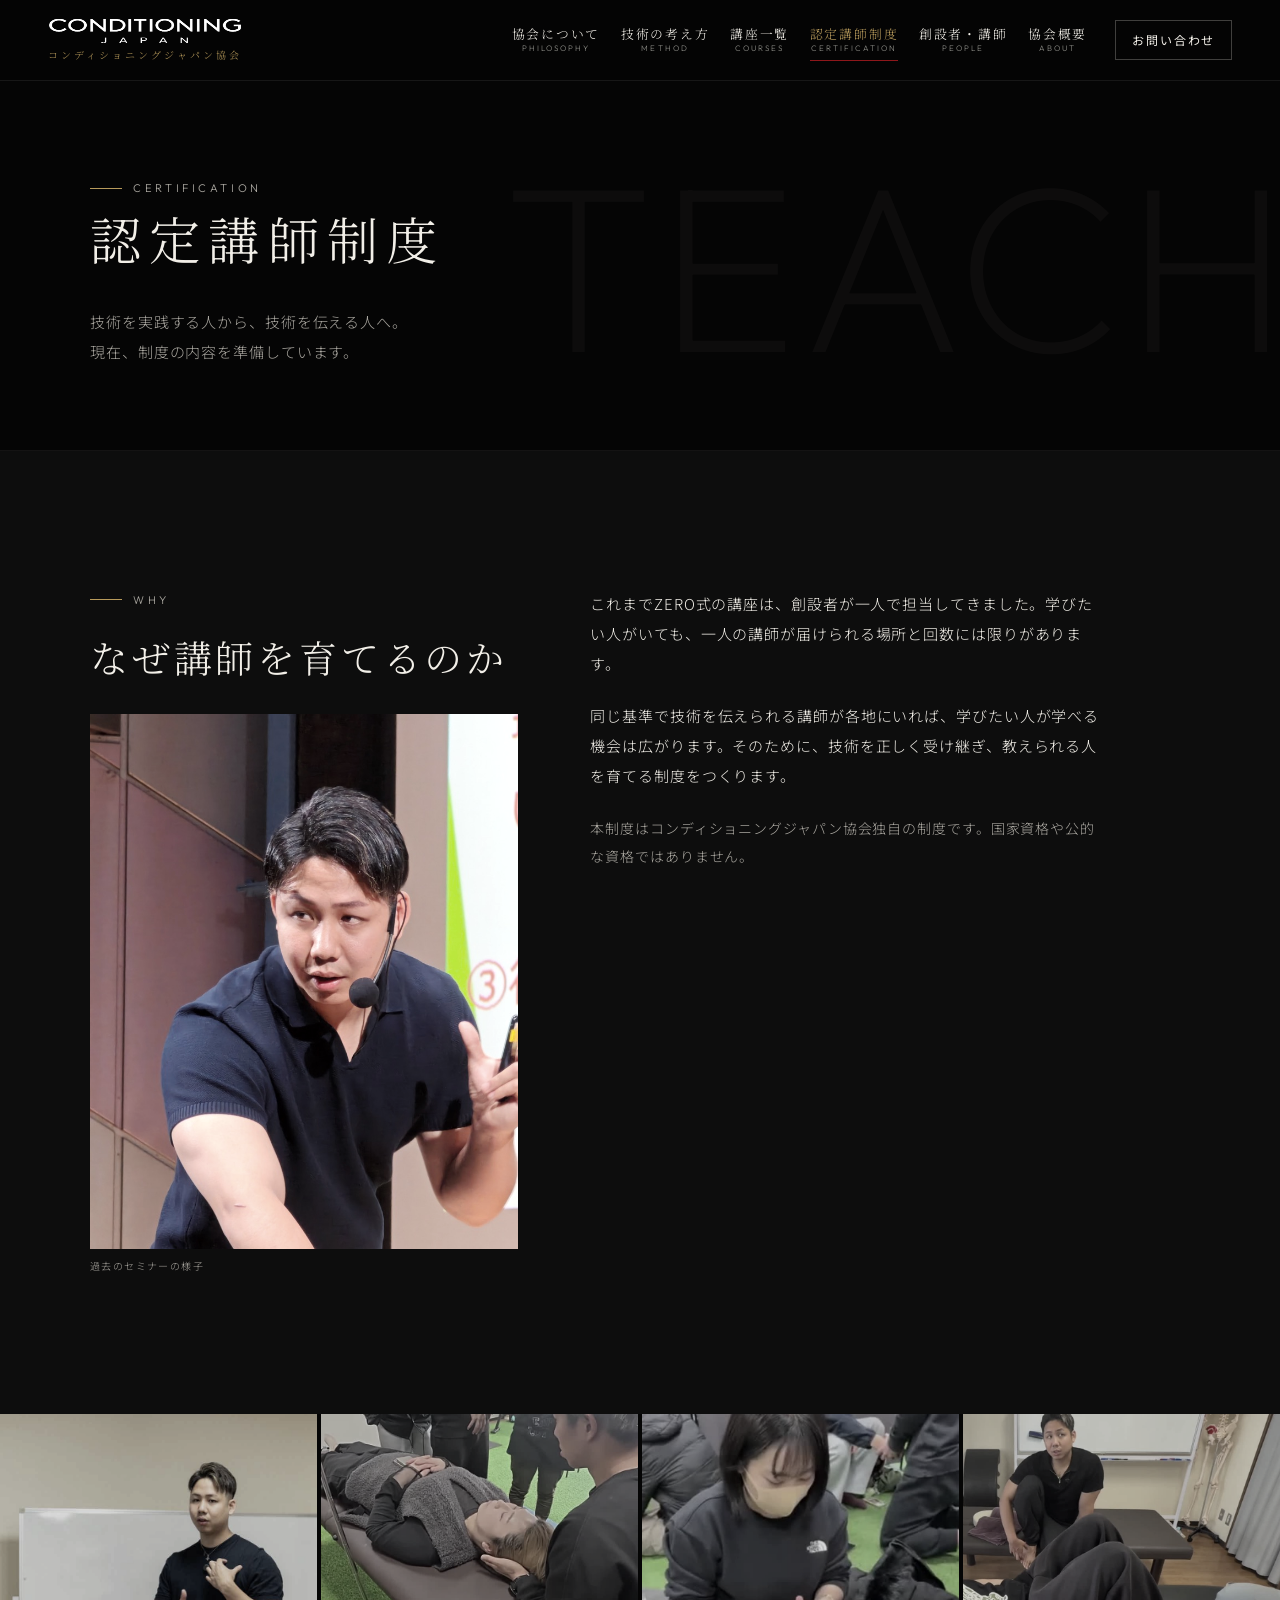
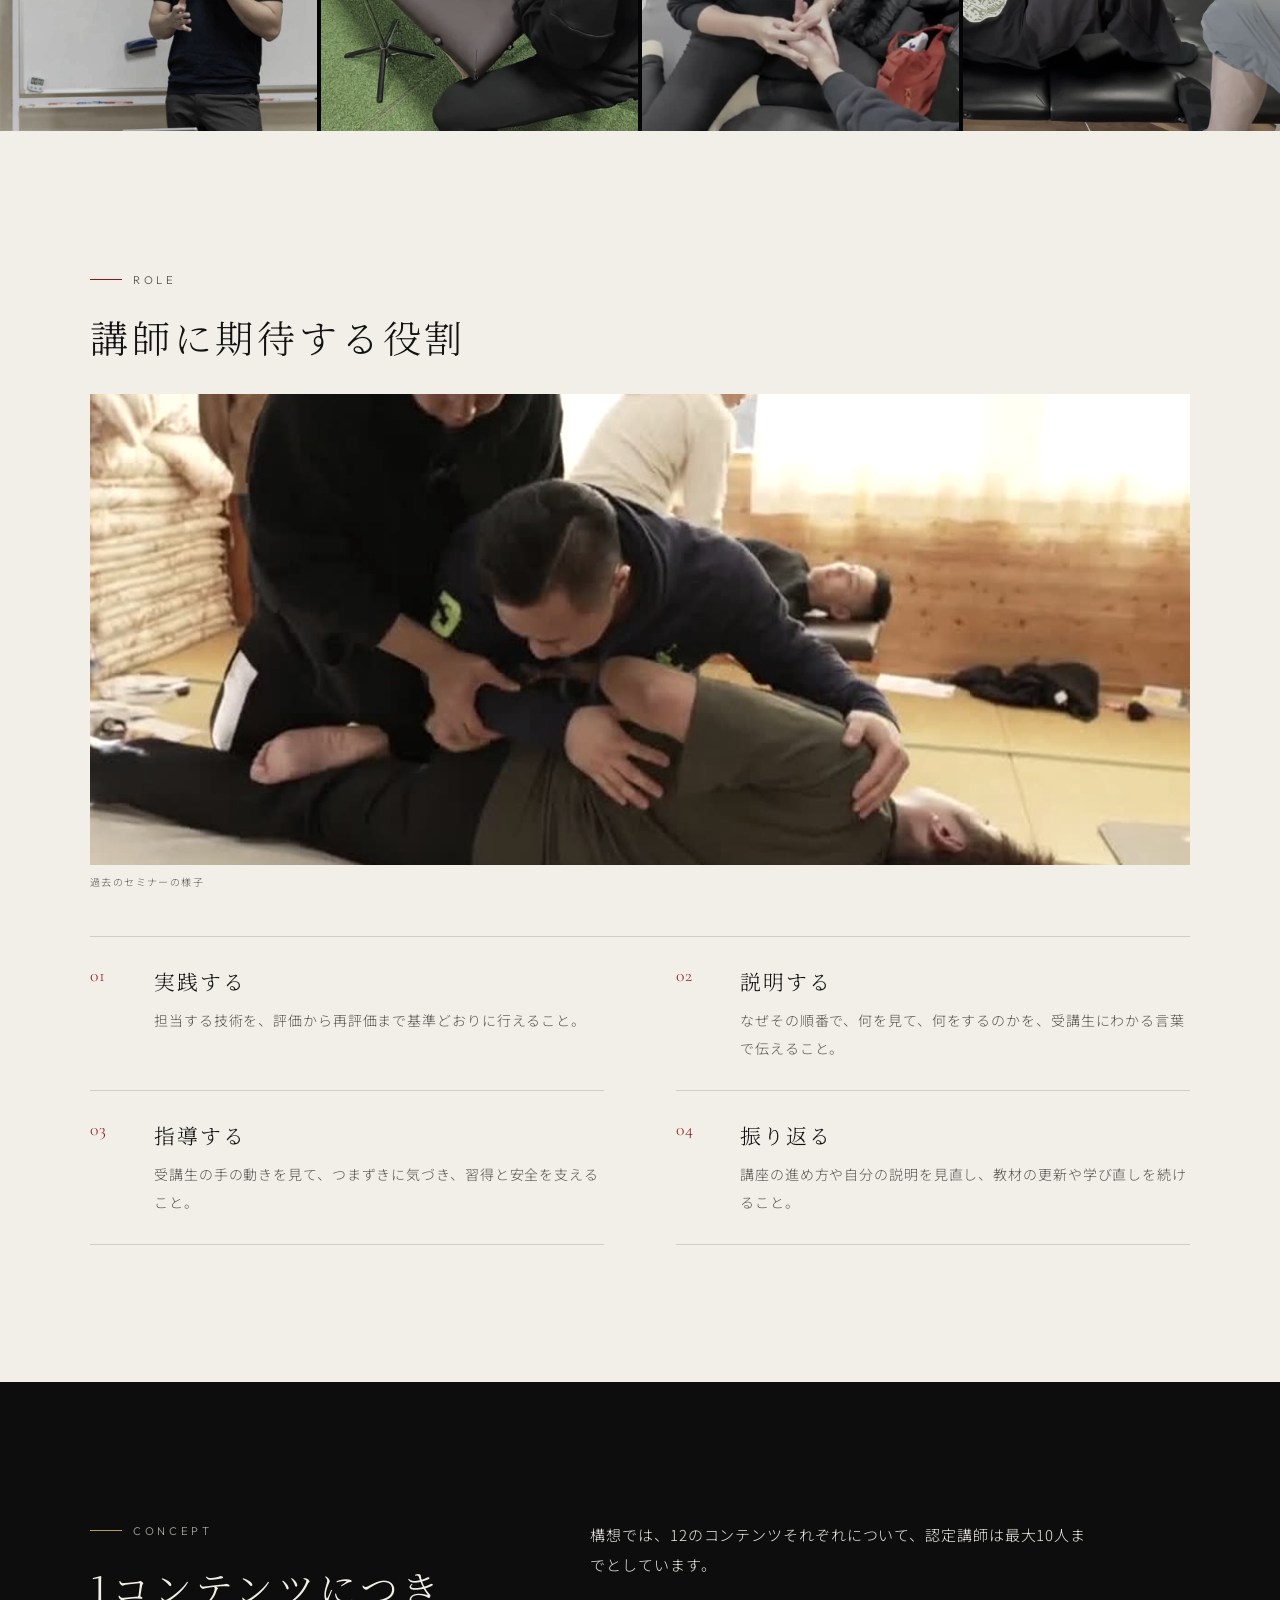
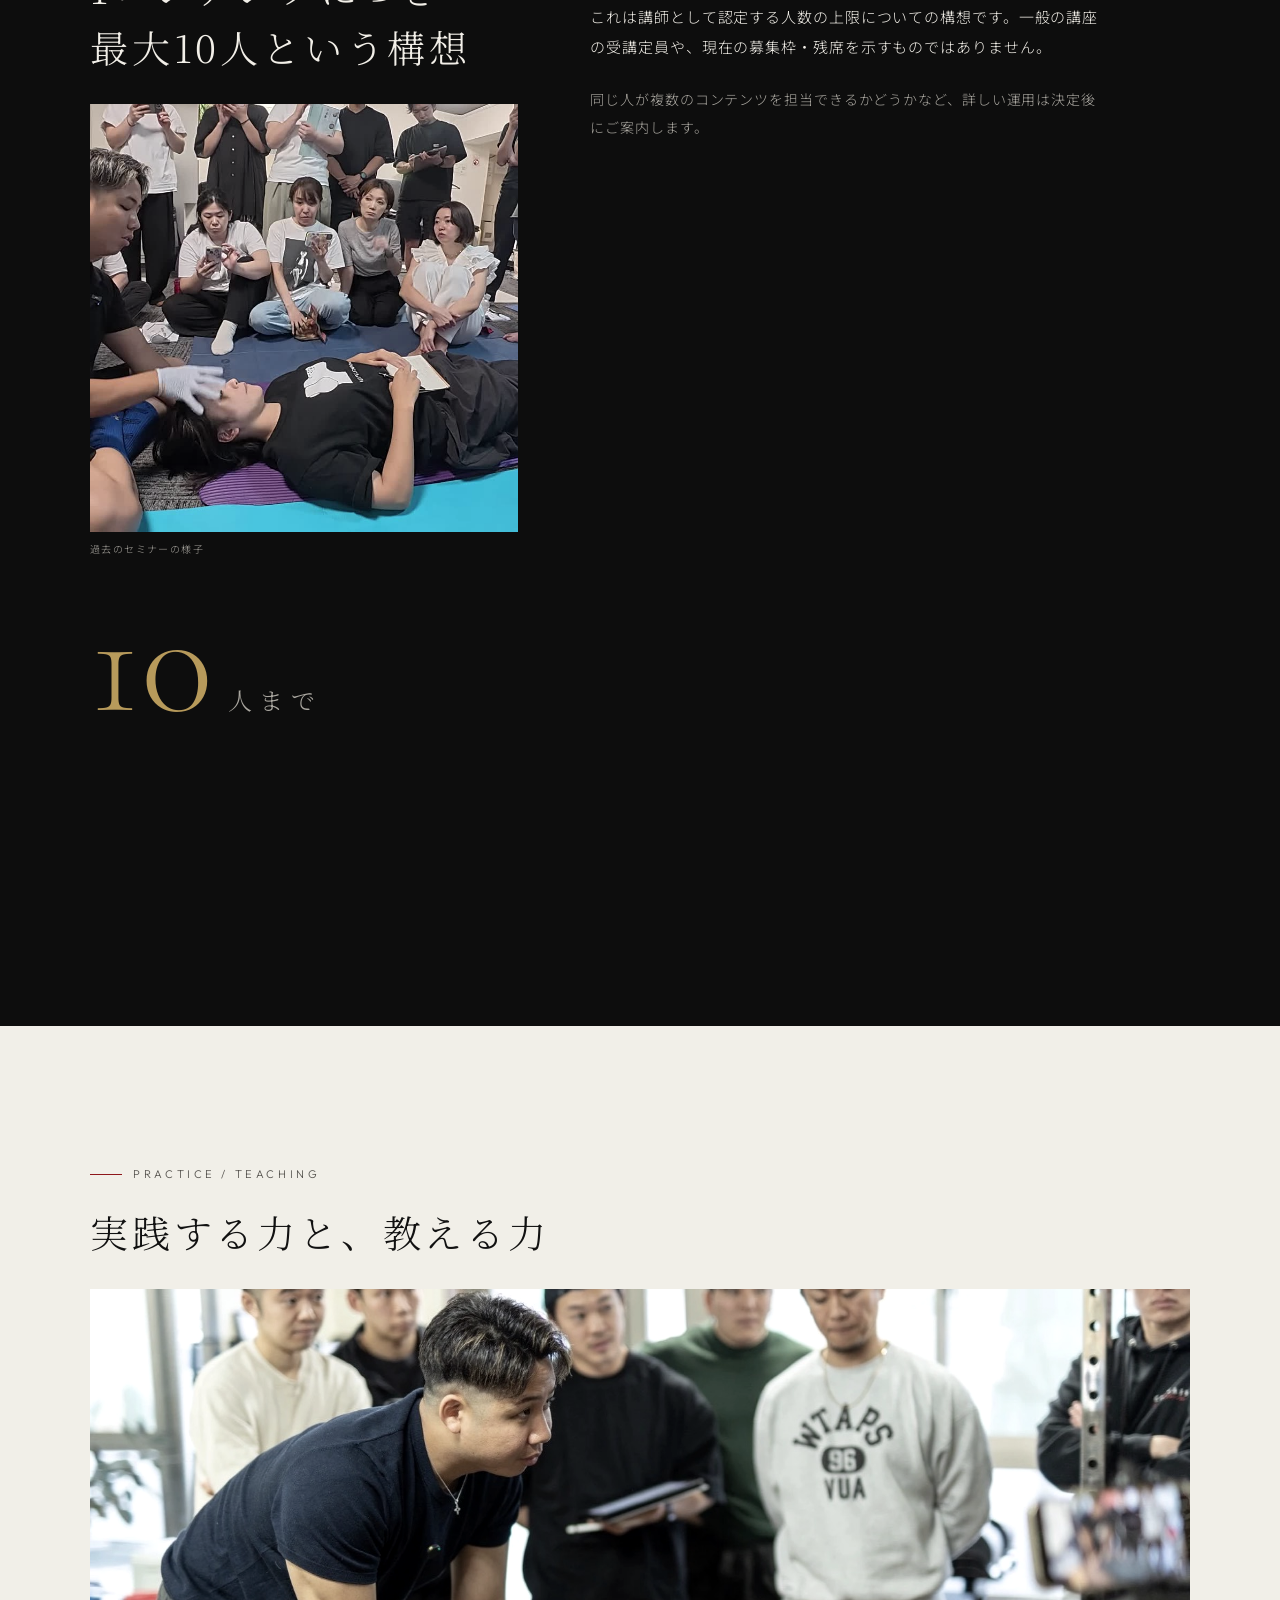
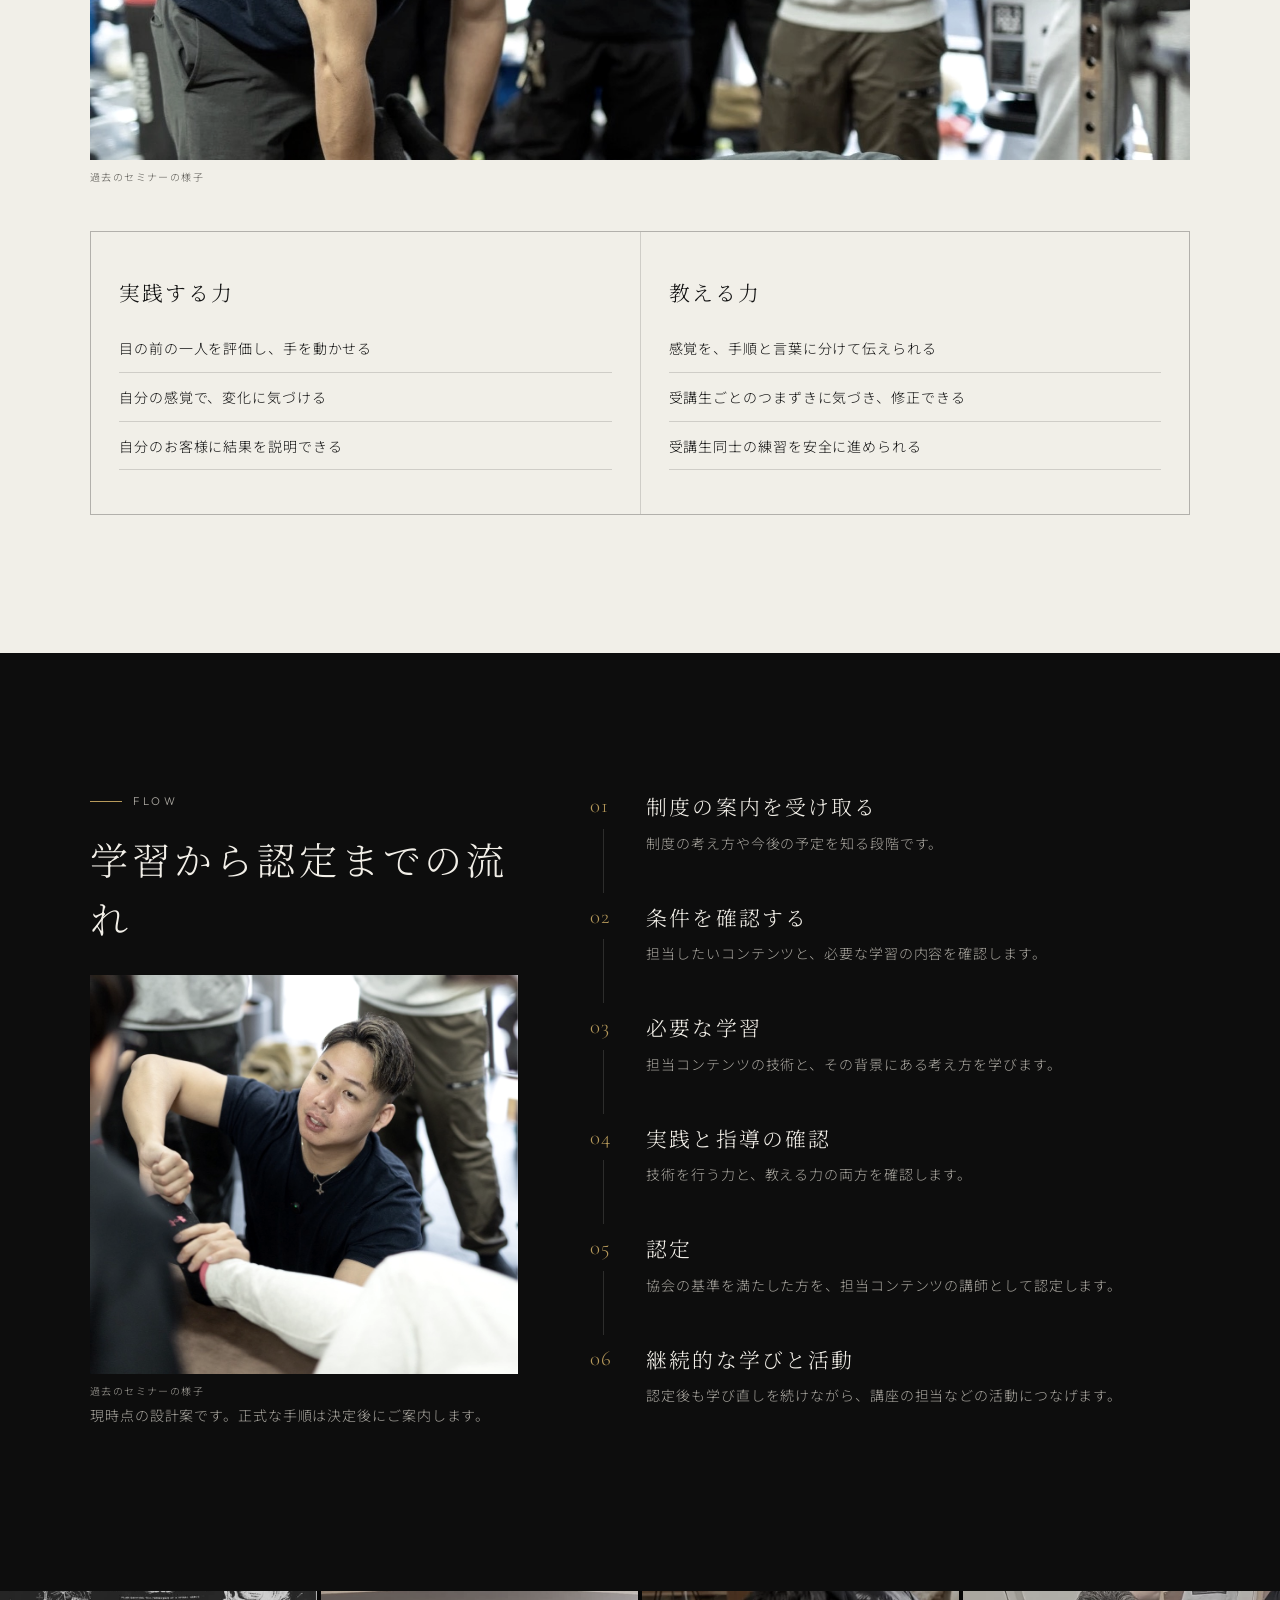
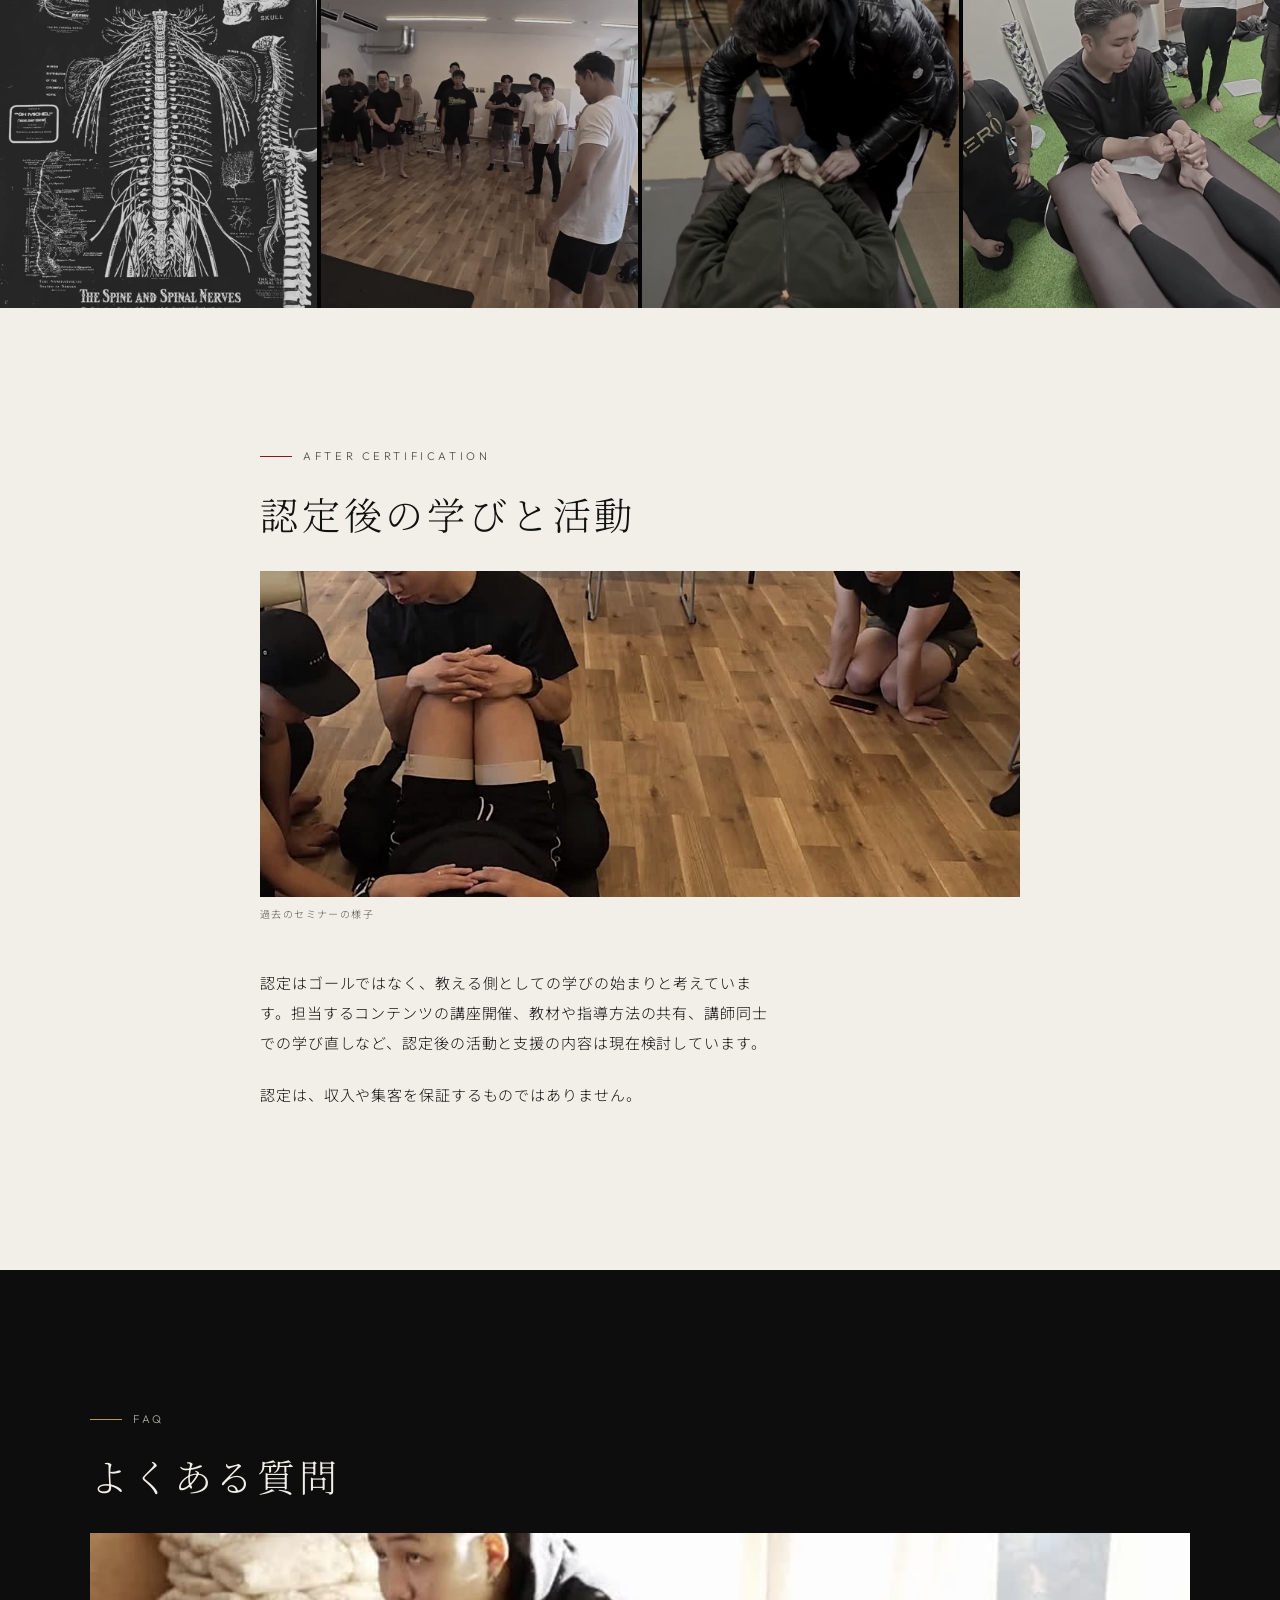
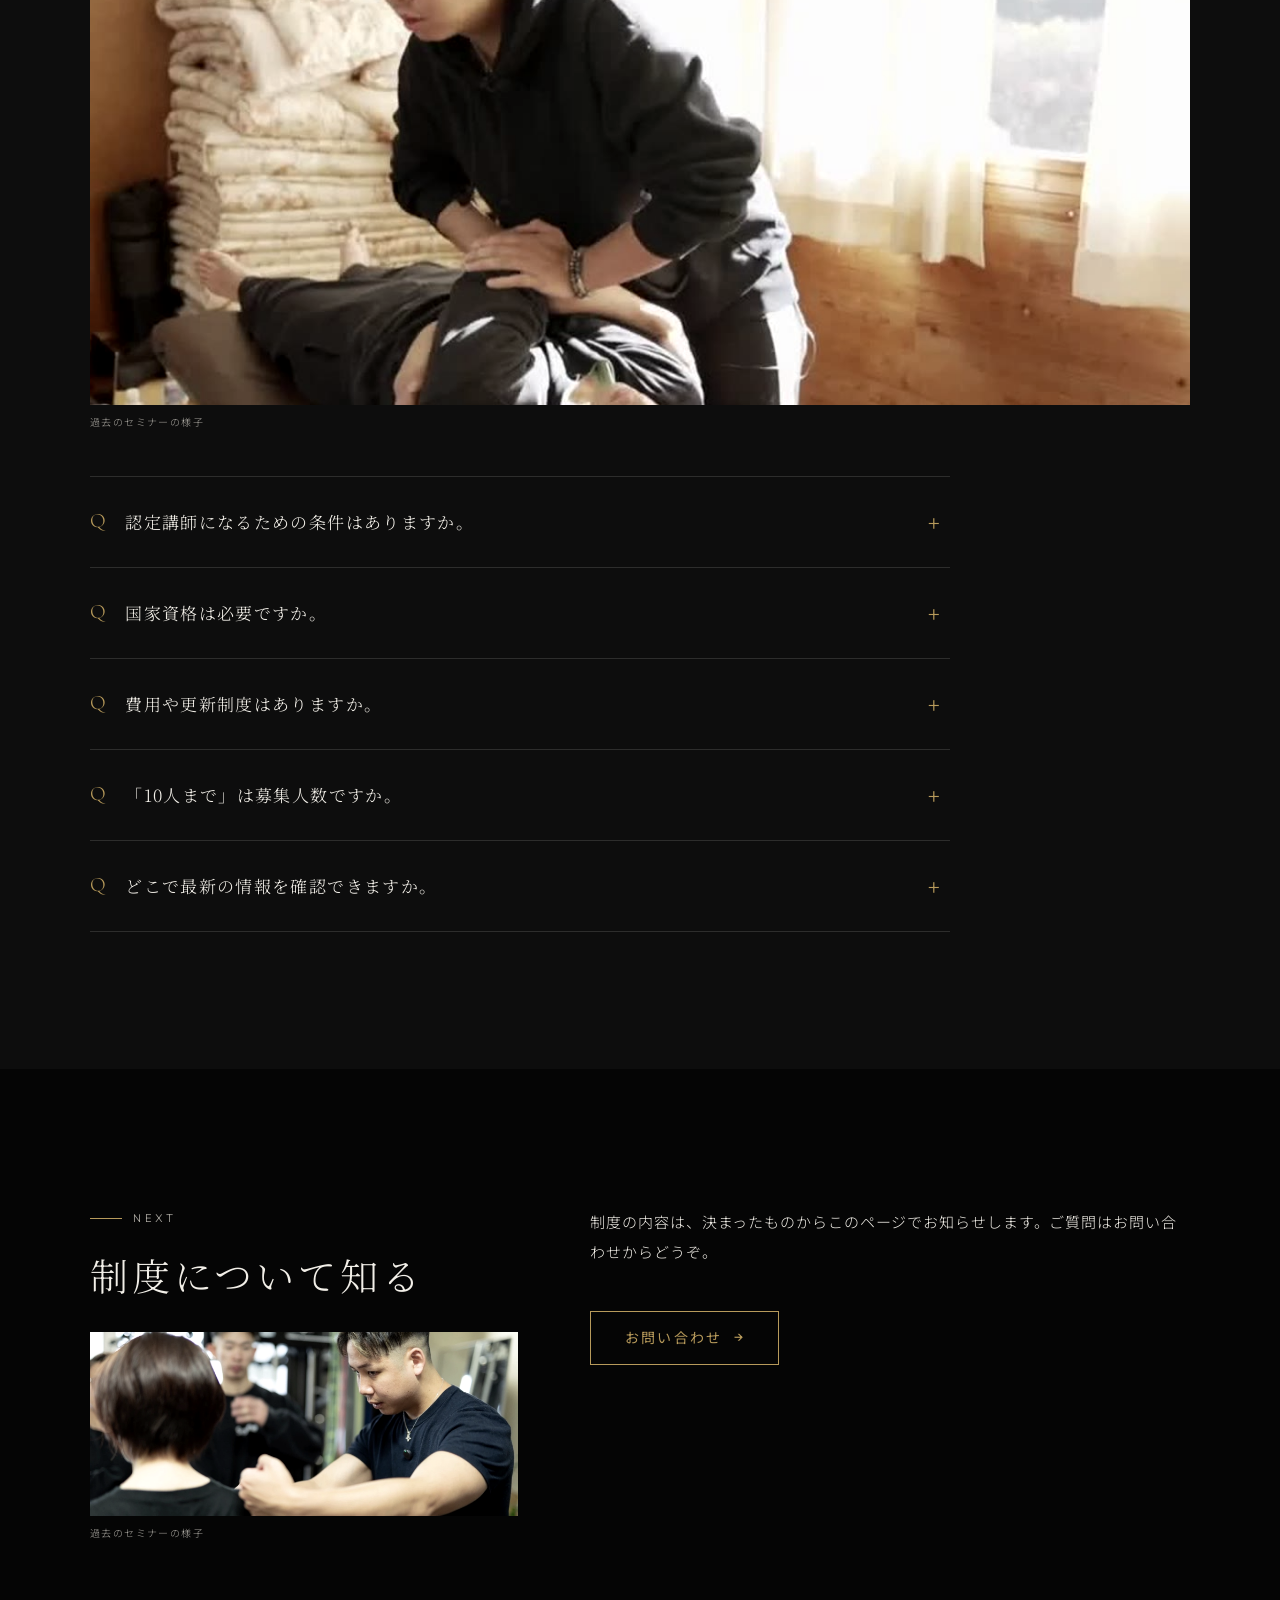
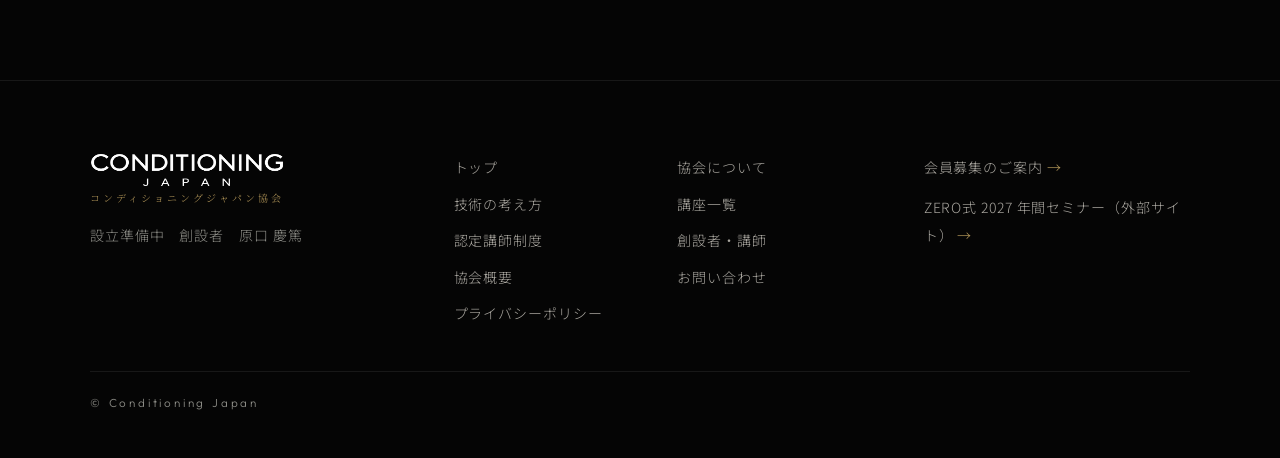
<file: certification/index.html>
<!doctype html>
<html lang="ja">
<head>
<meta charset="utf-8">
<meta name="viewport" content="width=device-width, initial-scale=1, viewport-fit=cover">
<title>認定講師制度｜コンディショニングジャパン協会</title>
<meta name="description" content="コンディショニングジャパン協会の認定講師制度（準備中）。講師を育てる理由、講師に期待する役割、1コンテンツにつき最大10人という構想、認定までの流れ（設計案）とよくある質問。">
<link rel="canonical" href="https://noriatsu3377-hue.github.io/conditioning-japan/certification/">
<meta property="og:url" content="https://noriatsu3377-hue.github.io/conditioning-japan/certification/">
<meta property="og:type" content="article">
<meta property="og:title" content="認定講師制度｜コンディショニングジャパン協会">
<meta property="og:description" content="コンディショニングジャパン協会の認定講師制度（準備中）。講師を育てる理由、講師に期待する役割、1コンテンツにつき最大10人という構想、認定までの流れ（設計案）とよくある質問。">
<meta property="og:site_name" content="コンディショニングジャパン協会">
<meta property="og:image" content="https://noriatsu3377-hue.github.io/conditioning-japan/assets/img/ogp.png">
<meta name="theme-color" content="#101923">
<meta name="twitter:card" content="summary_large_image">
<link rel="icon" type="image/png" href="../assets/img/favicon.png">
<link rel="apple-touch-icon" href="../assets/img/apple-touch-icon.png">

<link rel="preconnect" href="https://fonts.googleapis.com">
<link rel="preconnect" href="https://fonts.gstatic.com" crossorigin>
<link rel="stylesheet" href="https://fonts.googleapis.com/css2?family=Cormorant+Garamond:wght@300;400&family=Noto+Sans+JP:wght@300;400;500&family=Noto+Serif+JP:wght@300;400;500&family=Outfit:wght@200;300&display=swap">
<link rel="stylesheet" href="../assets/css/style.css">
<script>document.documentElement.classList.add("js")</script>


</head>
<body class="">

<a class="skip-link" href="#main">本文へ移動</a>

<header class="site-header" data-header>
  <div class="header-inner">
    <a class="wordmark" href="../" aria-label="コンディショニングジャパン協会 トップへ">
      <img class="wordmark-logo" src="../assets/img/logo-cj.png" alt="CONDITIONING JAPAN" width="720" height="145">
      <span class="wordmark-ja">コンディショニングジャパン協会</span>
    </a>
    <nav class="gnav" aria-label="メインメニュー">
      <ul><li><a href="../philosophy/"><span class="nav-ja">協会について</span><span class="nav-en" aria-hidden="true">Philosophy</span></a></li><li><a href="../method/"><span class="nav-ja">技術の考え方</span><span class="nav-en" aria-hidden="true">Method</span></a></li><li><a href="../courses/"><span class="nav-ja">講座一覧</span><span class="nav-en" aria-hidden="true">Courses</span></a></li><li><a href="../certification/" aria-current="page"><span class="nav-ja">認定講師制度</span><span class="nav-en" aria-hidden="true">Certification</span></a></li><li><a href="../people/"><span class="nav-ja">創設者・講師</span><span class="nav-en" aria-hidden="true">People</span></a></li><li><a href="../about/"><span class="nav-ja">協会概要</span><span class="nav-en" aria-hidden="true">About</span></a></li></ul>
      <a class="btn btn-sm btn-line-light" href="../contact/">お問い合わせ</a>
    </nav>
    <button class="menu-btn" type="button" aria-expanded="false" aria-controls="drawer" aria-label="メニューを開く" data-menu-btn>
      <span class="menu-bars" aria-hidden="true"><span></span><span></span><span></span></span>
    </button>
  </div>
  <div class="drawer" id="drawer" hidden data-drawer role="dialog" aria-modal="true" aria-label="メニュー">
    <nav aria-label="メニュー">
      <ul>
        <li><a href="../">トップ</a></li>
        <li><a href="../philosophy/"><span class="nav-ja">協会について</span><span class="nav-en" aria-hidden="true">Philosophy</span></a></li><li><a href="../method/"><span class="nav-ja">技術の考え方</span><span class="nav-en" aria-hidden="true">Method</span></a></li><li><a href="../courses/"><span class="nav-ja">講座一覧</span><span class="nav-en" aria-hidden="true">Courses</span></a></li><li><a href="../certification/" aria-current="page"><span class="nav-ja">認定講師制度</span><span class="nav-en" aria-hidden="true">Certification</span></a></li><li><a href="../people/"><span class="nav-ja">創設者・講師</span><span class="nav-en" aria-hidden="true">People</span></a></li><li><a href="../about/"><span class="nav-ja">協会概要</span><span class="nav-en" aria-hidden="true">About</span></a></li>
        <li><a href="../contact/"><span class="nav-ja">お問い合わせ</span><span class="nav-en" aria-hidden="true">Contact</span></a></li>
      </ul>
      <a class="drawer-lp" href="https://noriatsu3377-hue.github.io/conditioning-japan-instructor/">会員募集のご案内 →</a>
    </nav>
  </div>
</header>
<main id="main">
<header class="page-head" data-wm="TEACH">
  <div class="container">
    <p class="eyebrow">Certification</p>
    <h1>認定講師制度</h1>
    <p>技術を実践する人から、技術を伝える人へ。<br>現在、制度の内容を準備しています。</p>
  </div>
</header>

<section class="section" aria-labelledby="why-title">
  <div class="container split">
    <div>
      <p class="eyebrow">Why</p>
      <h2 class="h2" id="why-title">なぜ講師を育てるのか</h2>
      <figure class="photo tall" style="margin-top:var(--sp-3)"><img src="../assets/img/stage-talk.jpg" alt="ステージで講演する原口慶篤" width="777" height="1010" loading="lazy" decoding="async"><figcaption>過去のセミナーの様子</figcaption></figure>
    </div>
    <div class="prose">
      <p>これまでZERO式の講座は、創設者が一人で担当してきました。学びたい人がいても、一人の講師が届けられる場所と回数には限りがあります。</p>
      <p>同じ基準で技術を伝えられる講師が各地にいれば、学びたい人が学べる機会は広がります。そのために、技術を正しく受け継ぎ、教えられる人を育てる制度をつくります。</p>
      <p class="sub">本制度はコンディショニングジャパン協会独自の制度です。国家資格や公的な資格ではありません。</p>
    </div>
  </div>
</section>

<section class="section is-dark" aria-label="過去のセミナーの様子" style="padding-block:0">
  <div class="gallery">
    <figure><img src="../assets/img/founder.jpg" alt="セミナーで話す創設者・原口慶篤" width="800" height="1200" loading="lazy" decoding="async"></figure>
    <figure><img src="../assets/img/kiwami-2.jpg" alt="頭部へのアプローチを練習する様子" width="800" height="800" loading="lazy" decoding="async"></figure>
    <figure><img src="../assets/img/hands-2.jpg" alt="受講者同士で手の評価を練習する様子" width="800" height="800" loading="lazy" decoding="async"></figure>
    <figure><img src="../assets/img/posture-main.jpg" alt="受講者の脚の状態を確認する原口慶篤" width="1200" height="900" loading="lazy" decoding="async"></figure>
  </div>
</section>

<section class="section is-tint" aria-labelledby="role-title">
  <div class="container">
    <p class="eyebrow">Role</p>
    <h2 class="h2" id="role-title">講師に期待する役割</h2>
      <figure class="photo wide-band" style="margin:0 0 var(--sp-4)"><img src="../assets/img/kansetsu-advance-main.jpg" alt="受講者の手を取り、施術のしかたを指導する原口慶篤" width="1200" height="900" loading="lazy" decoding="async"><figcaption>過去のセミナーの様子</figcaption></figure>
    <ul class="principles two">
      <li><div><h3>実践する</h3><p>担当する技術を、評価から再評価まで基準どおりに行えること。</p></div></li>
      <li><div><h3>説明する</h3><p>なぜその順番で、何を見て、何をするのかを、受講生にわかる言葉で伝えること。</p></div></li>
      <li><div><h3>指導する</h3><p>受講生の手の動きを見て、つまずきに気づき、習得と安全を支えること。</p></div></li>
      <li><div><h3>振り返る</h3><p>講座の進め方や自分の説明を見直し、教材の更新や学び直しを続けること。</p></div></li>
    </ul>
  </div>
</section>

<section class="section" aria-labelledby="ten-title">
  <div class="container split">
    <div>
      <p class="eyebrow">Concept</p>
      <h2 class="h2" id="ten-title">1コンテンツにつき<br>最大10人という構想</h2>
      <figure class="photo" style="margin-top:var(--sp-3)"><img src="../assets/img/zero-recovery-3.jpg" alt="受講者の前で頭部へのアプローチを実演する様子" width="800" height="800" loading="lazy" decoding="async"><figcaption>過去のセミナーの様子</figcaption></figure>
      
      <p class="big-number" aria-hidden="true">10<small>人まで</small></p>
    </div>
    <div class="prose">
      <p>構想では、12のコンテンツそれぞれについて、認定講師は最大10人までとしています。</p>
      <p>これは講師として認定する人数の上限についての構想です。一般の講座の受講定員や、現在の募集枠・残席を示すものではありません。</p>
      <p class="sub">同じ人が複数のコンテンツを担当できるかどうかなど、詳しい運用は決定後にご案内します。</p>
    </div>
  </div>
</section>

<section class="section is-tint" aria-labelledby="diff-title">
  <div class="container">
    <p class="eyebrow">Practice / Teaching</p>
    <h2 class="h2" id="diff-title">実践する力と、教える力</h2>
      <figure class="photo wide-band" style="margin:0 0 var(--sp-4)"><img src="../assets/img/practice-leg.jpg" alt="受講者を前に施術を実演する原口慶篤" width="1600" height="1067" loading="lazy" decoding="async"><figcaption>過去のセミナーの様子</figcaption></figure>
    <div class="compare">
      <div>
        <h3>実践する力</h3>
        <ul>
          <li>目の前の一人を評価し、手を動かせる</li>
          <li>自分の感覚で、変化に気づける</li>
          <li>自分のお客様に結果を説明できる</li>
        </ul>
      </div>
      <div>
        <h3>教える力</h3>
        <ul>
          <li>感覚を、手順と言葉に分けて伝えられる</li>
          <li>受講生ごとのつまずきに気づき、修正できる</li>
          <li>受講生同士の練習を安全に進められる</li>
        </ul>
      </div>
    </div>
  </div>
</section>

<section class="section" aria-labelledby="flow-title">
  <div class="container split">
    <div>
      <p class="eyebrow">Flow</p>
      <h2 class="h2" id="flow-title">学習から認定までの流れ</h2>
      <figure class="photo" style="margin-top:var(--sp-3)"><img src="../assets/img/norio.jpg" alt="受講者の腕を取り、手技を指導する原口慶篤" width="997" height="928" loading="lazy" decoding="async"><figcaption>過去のセミナーの様子</figcaption></figure>
      <p class="sub">現時点の設計案です。正式な手順は決定後にご案内します。</p>
    </div>
    <ol class="flow">
      <li><h3>制度の案内を受け取る</h3><p>制度の考え方や今後の予定を知る段階です。</p></li>
      <li><h3>条件を確認する</h3><p>担当したいコンテンツと、必要な学習の内容を確認します。</p></li>
      <li><h3>必要な学習</h3><p>担当コンテンツの技術と、その背景にある考え方を学びます。</p></li>
      <li><h3>実践と指導の確認</h3><p>技術を行う力と、教える力の両方を確認します。</p></li>
      <li><h3>認定</h3><p>協会の基準を満たした方を、担当コンテンツの講師として認定します。</p></li>
      <li><h3>継続的な学びと活動</h3><p>認定後も学び直しを続けながら、講座の担当などの活動につなげます。</p></li>
    </ol>
  </div>
</section>

<section class="section is-dark" aria-label="過去のセミナーの様子" style="padding-block:0">
  <div class="gallery">
    <figure><img src="../assets/img/anatomy1.jpg" alt="脊柱と脊髄神経の解剖図" width="851" height="1200" loading="lazy" decoding="async"></figure>
    <figure><img src="../assets/img/gasshuku-3.jpg" alt="受講者に運動を指導する様子" width="800" height="800" loading="lazy" decoding="async"></figure>
    <figure><img src="../assets/img/naizou-2.jpg" alt="腹部へのアプローチを指導する様子" width="800" height="800" loading="lazy" decoding="async"></figure>
    <figure><img src="../assets/img/foot-2.jpg" alt="受講者の足を調整する様子" width="800" height="800" loading="lazy" decoding="async"></figure>
  </div>
</section>

<section class="section is-tint" aria-labelledby="after-title">
  <div class="container narrow">
    <p class="eyebrow">After certification</p>
    <h2 class="h2" id="after-title">認定後の学びと活動</h2>
      <figure class="photo wide-band" style="margin:0 0 var(--sp-4)"><img src="../assets/img/gasshuku-main.jpg" alt="寝た姿勢の受講者に運動を指導する様子" width="1200" height="900" loading="lazy" decoding="async"><figcaption>過去のセミナーの様子</figcaption></figure>
    <div class="prose">
      <p>認定はゴールではなく、教える側としての学びの始まりと考えています。担当するコンテンツの講座開催、教材や指導方法の共有、講師同士での学び直しなど、認定後の活動と支援の内容は現在検討しています。</p>
      <p>認定は、収入や集客を保証するものではありません。</p>
    </div>
  </div>
</section>

<section class="section" aria-labelledby="faq-title">
  <div class="container">
    <p class="eyebrow">FAQ</p>
    <h2 class="h2" id="faq-title">よくある質問</h2>
      <figure class="photo wide-band" style="margin:0 0 var(--sp-4)"><img src="../assets/img/kansetsu-basic-main.jpg" alt="受講者に関節の調整を行う原口慶篤" width="1200" height="900" loading="lazy" decoding="async"><figcaption>過去のセミナーの様子</figcaption></figure>
    <div class="faq">
      <details><summary>認定講師になるための条件はありますか。</summary><div class="answer"><p>受講条件・必要な学習・確認の方法は、現在検討しています。決定後にご案内します。</p></div></details>
      <details><summary>国家資格は必要ですか。</summary><div class="answer"><p>国家資格の要否を含め、条件は決定後にご案内します。なお、認定講師は協会独自の制度で、国家資格や公的資格ではありません。</p></div></details>
      <details><summary>費用や更新制度はありますか。</summary><div class="answer"><p>費用、更新の有無は決定後にご案内します。</p></div></details>
      <details><summary>「10人まで」は募集人数ですか。</summary><div class="answer"><p>いいえ。1つのコンテンツごとの認定講師の上限についての構想で、募集枠や残席を示すものではありません。</p></div></details>
      <details><summary>どこで最新の情報を確認できますか。</summary><div class="answer"><p>このページで、決まったものから順次お知らせします。</p></div></details>
    </div>
  </div>
</section>

<section class="section is-dark" aria-labelledby="cert-cta">
  <div class="container split">
    <div>
      <p class="eyebrow">Next</p>
      <h2 class="h2" id="cert-cta">制度について知る</h2>
      <figure class="photo wide-band" style="margin-top:var(--sp-3)"><img src="../assets/img/hero-assessment.jpg" alt="受講者の姿勢を確認しながら指導する原口慶篤" width="1600" height="1067" loading="lazy" decoding="async"><figcaption>過去のセミナーの様子</figcaption></figure>
    </div>
    <div>
      <p>制度の内容は、決まったものからこのページでお知らせします。ご質問はお問い合わせからどうぞ。</p>
      <div class="btn-row">
        <a class="btn btn-primary" href="../contact/#certification">お問い合わせ</a>
      </div>
    </div>
  </div>
</section>

</main>

<footer class="site-footer">
  <div class="container footer-grid">
    <div>
      <p class="wordmark wordmark-footer"><img class="wordmark-logo" src="../assets/img/logo-cj.png" alt="CONDITIONING JAPAN" width="720" height="145"><span class="wordmark-ja">コンディショニングジャパン協会</span></p>
      <p class="footer-note">設立準備中　創設者　原口 慶篤</p>
    </div>
    <nav aria-label="フッターメニュー">
      <ul class="footer-links">
        <li><a href="../">トップ</a></li>
        <li><a href="../philosophy/">協会について</a></li><li><a href="../method/">技術の考え方</a></li><li><a href="../courses/">講座一覧</a></li><li><a href="../certification/">認定講師制度</a></li><li><a href="../people/">創設者・講師</a></li><li><a href="../about/">協会概要</a></li>
        <li><a href="../contact/">お問い合わせ</a></li>
        <li><a href="../privacy/">プライバシーポリシー</a></li>
      </ul>
    </nav>
    <div class="footer-out">
      <a href="https://noriatsu3377-hue.github.io/conditioning-japan-instructor/">会員募集のご案内</a>
      <a href="https://noriatsu3377-hue.github.io/zero-seminar-2027/" rel="noopener">ZERO式 2027 年間セミナー（外部サイト）</a>
    </div>
  </div>
  <p class="container copyright"><small>© Conditioning Japan</small></p>
</footer>
<script src="../assets/js/main.js" defer></script>
</body>
</html>
</file>
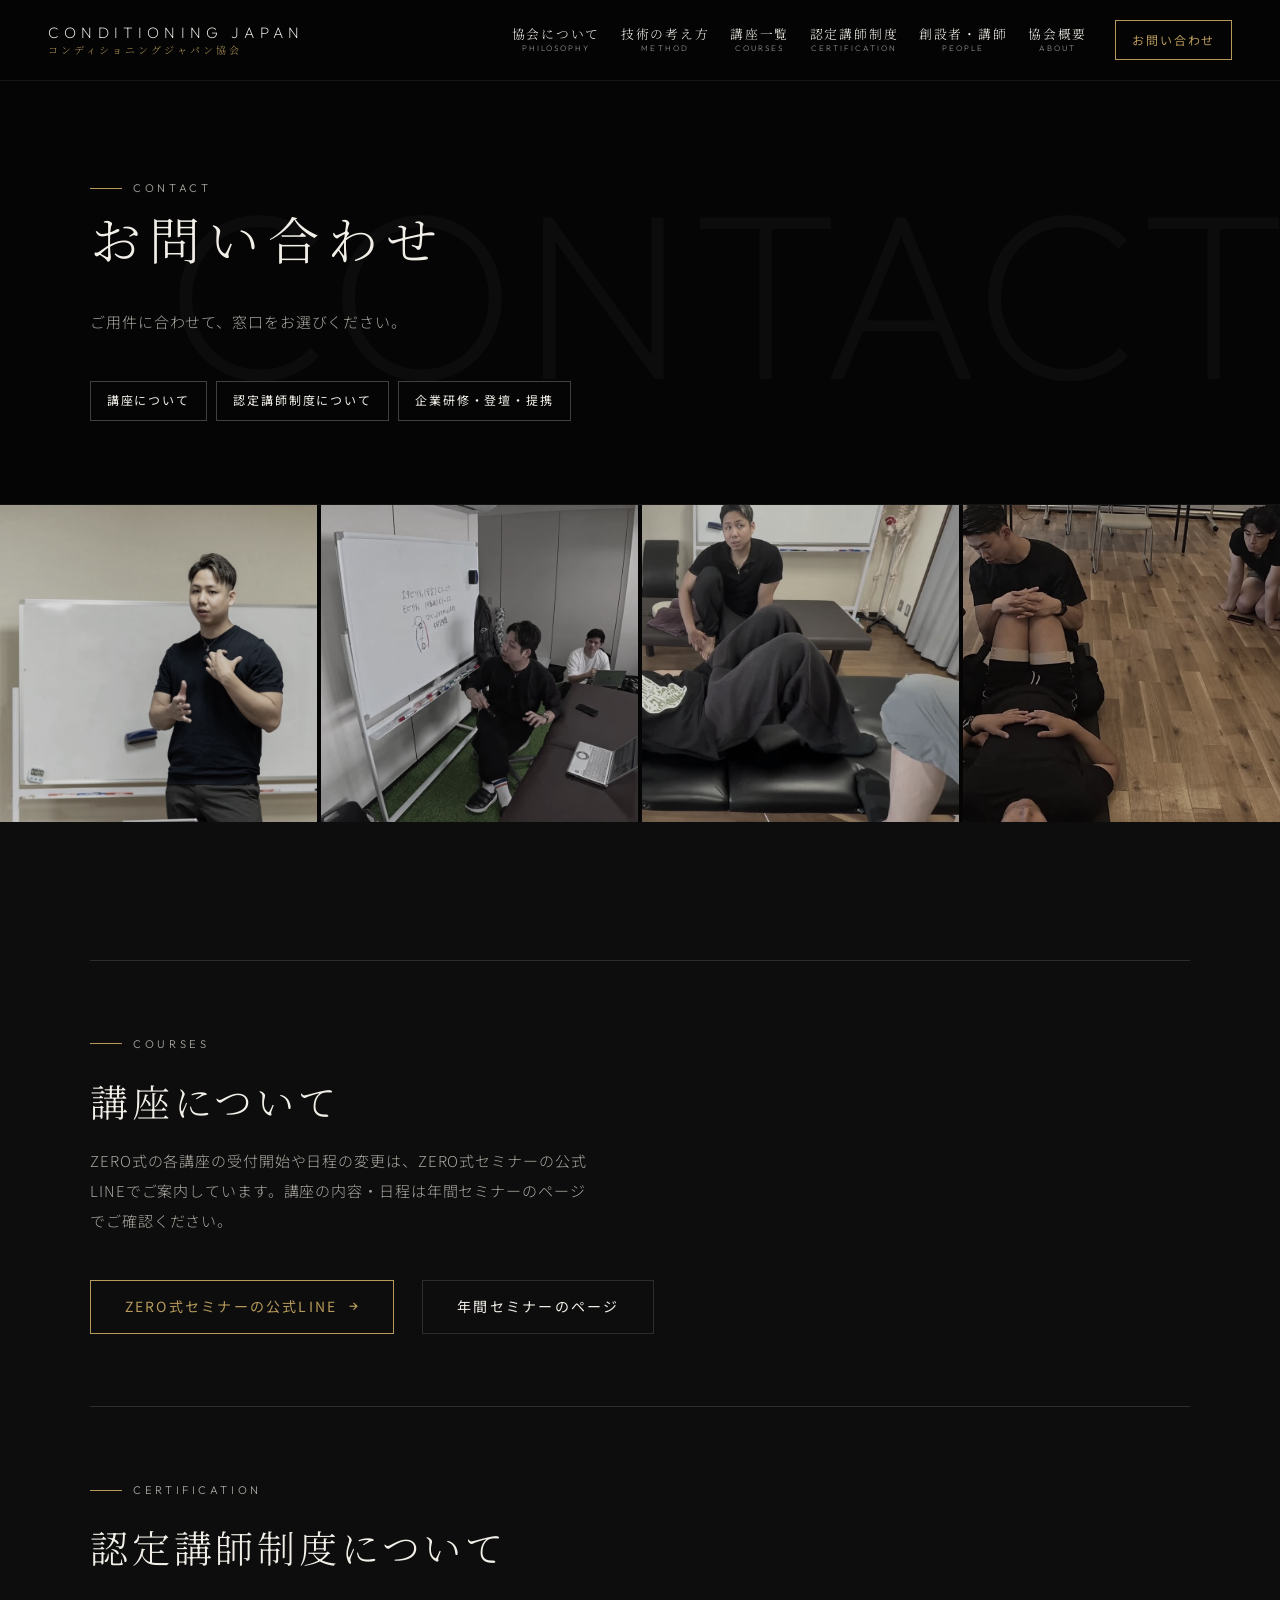
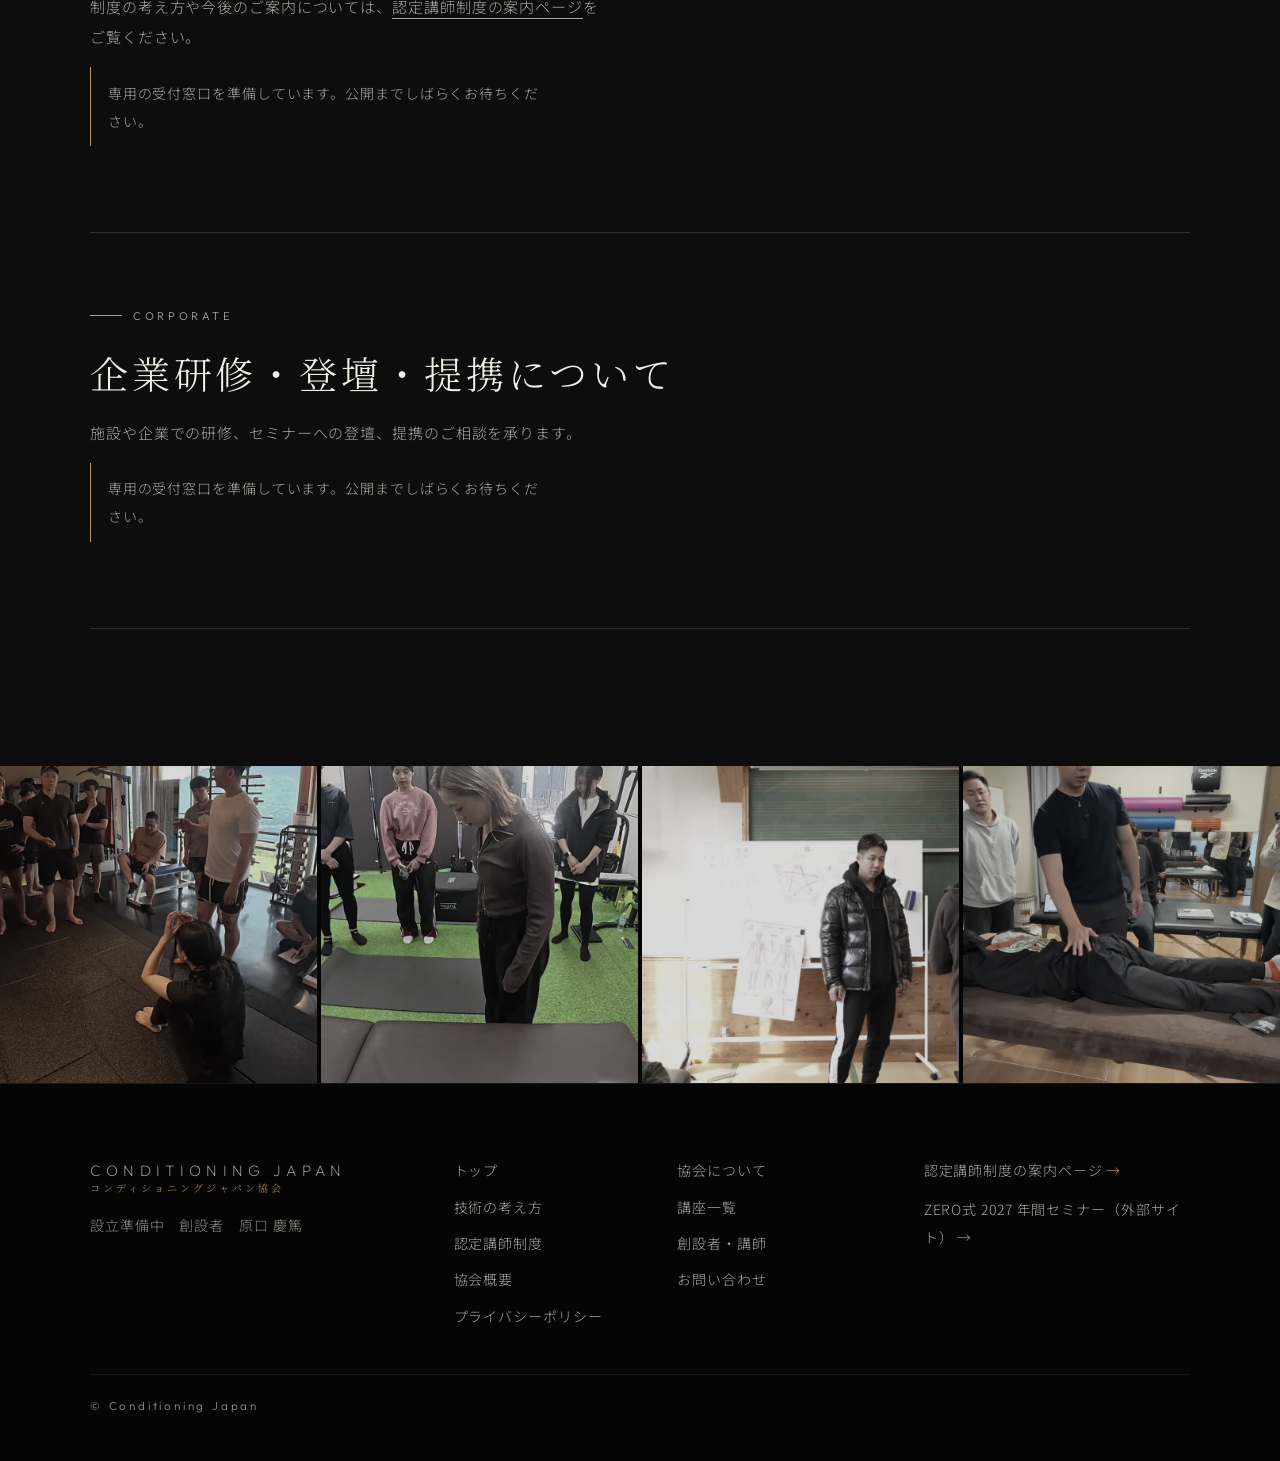
<file: contact 2/index.html>
<!doctype html>
<html lang="ja">
<head>
<meta charset="utf-8">
<meta name="viewport" content="width=device-width, initial-scale=1, viewport-fit=cover">
<title>お問い合わせ｜コンディショニングジャパン協会</title>
<meta name="description" content="コンディショニングジャパン協会へのお問い合わせ。講座について、認定講師制度について、企業研修・登壇・提携について。">
<link rel="canonical" href="https://noriatsu3377-hue.github.io/conditioning-japan/contact/">
<meta property="og:url" content="https://noriatsu3377-hue.github.io/conditioning-japan/contact/">
<meta property="og:type" content="article">
<meta property="og:title" content="お問い合わせ｜コンディショニングジャパン協会">
<meta property="og:description" content="コンディショニングジャパン協会へのお問い合わせ。講座について、認定講師制度について、企業研修・登壇・提携について。">
<meta property="og:site_name" content="コンディショニングジャパン協会">

<meta name="theme-color" content="#101923">

<link rel="preconnect" href="https://fonts.googleapis.com">
<link rel="preconnect" href="https://fonts.gstatic.com" crossorigin>
<link rel="stylesheet" href="https://fonts.googleapis.com/css2?family=Cormorant+Garamond:wght@300;400&family=Noto+Sans+JP:wght@300;400;500&family=Noto+Serif+JP:wght@300;400;500&family=Outfit:wght@200;300&display=swap">
<link rel="stylesheet" href="../assets/css/style.css">
<script>document.documentElement.classList.add("js")</script>


</head>
<body class="">

<a class="skip-link" href="#main">本文へ移動</a>

<header class="site-header" data-header>
  <div class="header-inner">
    <a class="wordmark" href="../" aria-label="コンディショニングジャパン協会 トップへ">
      <span class="wordmark-en">Conditioning Japan</span>
      <span class="wordmark-ja">コンディショニングジャパン協会</span>
    </a>
    <nav class="gnav" aria-label="メインメニュー">
      <ul><li><a href="../philosophy/"><span class="nav-ja">協会について</span><span class="nav-en" aria-hidden="true">Philosophy</span></a></li><li><a href="../method/"><span class="nav-ja">技術の考え方</span><span class="nav-en" aria-hidden="true">Method</span></a></li><li><a href="../courses/"><span class="nav-ja">講座一覧</span><span class="nav-en" aria-hidden="true">Courses</span></a></li><li><a href="../certification/"><span class="nav-ja">認定講師制度</span><span class="nav-en" aria-hidden="true">Certification</span></a></li><li><a href="../people/"><span class="nav-ja">創設者・講師</span><span class="nav-en" aria-hidden="true">People</span></a></li><li><a href="../about/"><span class="nav-ja">協会概要</span><span class="nav-en" aria-hidden="true">About</span></a></li></ul>
      <a class="btn btn-sm btn-line-light" href="../contact/" aria-current="page">お問い合わせ</a>
    </nav>
    <button class="menu-btn" type="button" aria-expanded="false" aria-controls="drawer" aria-label="メニューを開く" data-menu-btn>
      <span class="menu-bars" aria-hidden="true"><span></span><span></span><span></span></span>
    </button>
  </div>
  <div class="drawer" id="drawer" hidden data-drawer role="dialog" aria-modal="true" aria-label="メニュー">
    <nav aria-label="メニュー">
      <ul>
        <li><a href="../">トップ</a></li>
        <li><a href="../philosophy/"><span class="nav-ja">協会について</span><span class="nav-en" aria-hidden="true">Philosophy</span></a></li><li><a href="../method/"><span class="nav-ja">技術の考え方</span><span class="nav-en" aria-hidden="true">Method</span></a></li><li><a href="../courses/"><span class="nav-ja">講座一覧</span><span class="nav-en" aria-hidden="true">Courses</span></a></li><li><a href="../certification/"><span class="nav-ja">認定講師制度</span><span class="nav-en" aria-hidden="true">Certification</span></a></li><li><a href="../people/"><span class="nav-ja">創設者・講師</span><span class="nav-en" aria-hidden="true">People</span></a></li><li><a href="../about/"><span class="nav-ja">協会概要</span><span class="nav-en" aria-hidden="true">About</span></a></li>
        <li><a href="../contact/" aria-current="page"><span class="nav-ja">お問い合わせ</span><span class="nav-en" aria-hidden="true">Contact</span></a></li>
      </ul>
      <a class="drawer-lp" href="https://noriatsu3377-hue.github.io/conditioning-japan-instructor/">認定講師制度の案内ページ →</a>
    </nav>
  </div>
</header>
<main id="main">
<header class="page-head" data-wm="CONTACT">
  <div class="container">
    <p class="eyebrow">Contact</p>
    <h1>お問い合わせ</h1>
    <p>ご用件に合わせて、窓口をお選びください。</p>
    <nav class="contact-jump" aria-label="ご用件">
      <a class="btn btn-sm btn-line-light" href="#courses">講座について</a>
      <a class="btn btn-sm btn-line-light" href="#certification">認定講師制度について</a>
      <a class="btn btn-sm btn-line-light" href="#corporate">企業研修・登壇・提携</a>
    </nav>
  </div>
</header>

<section class="section is-dark" aria-label="過去のセミナーの様子" style="padding-block:0">
  <div class="gallery">
    <figure><img src="../assets/img/lecture-talk.jpg" alt="セミナーで受講者に向けて話す原口慶篤" width="800" height="1200" loading="lazy" decoding="async"></figure>
    <figure><img src="../assets/img/kiwami-1.jpg" alt="講義の様子" width="800" height="800" loading="lazy" decoding="async"></figure>
    <figure><img src="../assets/img/posture-main.jpg" alt="受講者の脚の状態を確認する原口慶篤" width="1200" height="900" loading="lazy" decoding="async"></figure>
    <figure><img src="../assets/img/gasshuku-main.jpg" alt="寝た姿勢の受講者に運動を指導する様子" width="1200" height="900" loading="lazy" decoding="async"></figure>
  </div>
</section>

<section class="section">
  <div class="container contact-options">
    
<section class="contact-option" id="courses">
  <p class="eyebrow">Courses</p>
  <h2>講座について</h2>
  <p>ZERO式の各講座の受付開始や日程の変更は、ZERO式セミナーの公式LINEでご案内しています。講座の内容・日程は年間セミナーのページでご確認ください。</p>
  <div class="btn-row">
    <a class="btn btn-primary" href="https://lin.ee/Tzghten" rel="noopener">ZERO式セミナーの公式LINE<span class="sr-only">（外部サイト）</span></a>
    <a class="btn btn-ghost" href="https://noriatsu3377-hue.github.io/zero-seminar-2027/" rel="noopener">年間セミナーのページ<span class="sr-only">（外部サイト）</span></a>
  </div>
</section>
<section class="contact-option" id="certification">
  <p class="eyebrow">Certification</p>
  <h2>認定講師制度について</h2>
  <p>制度の考え方や今後のご案内については、<a href="https://noriatsu3377-hue.github.io/conditioning-japan-instructor/">認定講師制度の案内ページ</a>をご覧ください。</p>
  <p class="notice">専用の受付窓口を準備しています。公開までしばらくお待ちください。</p>
</section>
<section class="contact-option" id="corporate">
  <p class="eyebrow">Corporate</p>
  <h2>企業研修・登壇・提携について</h2>
  <p>施設や企業での研修、セミナーへの登壇、提携のご相談を承ります。</p>
  <p class="notice">専用の受付窓口を準備しています。公開までしばらくお待ちください。</p>
</section>
  </div>
</section>

<section class="section is-dark" aria-label="過去のセミナーの様子" style="padding-block:0">
  <div class="gallery">
    <figure><img src="../assets/img/gasshuku-2.jpg" alt="運動を練習する受講者" width="800" height="800" loading="lazy" decoding="async"></figure>
    <figure><img src="../assets/img/foot-3.jpg" alt="立位の受講者を評価する様子" width="800" height="800" loading="lazy" decoding="async"></figure>
    <figure><img src="../assets/img/naizou-3.jpg" alt="講義をする原口慶篤" width="800" height="800" loading="lazy" decoding="async"></figure>
    <figure><img src="../assets/img/bikyaku-2.jpg" alt="うつ伏せの受講者の脚を評価する様子" width="800" height="800" loading="lazy" decoding="async"></figure>
  </div>
</section>

</main>

<footer class="site-footer">
  <div class="container footer-grid">
    <div>
      <p class="wordmark wordmark-footer"><span class="wordmark-en">Conditioning Japan</span><span class="wordmark-ja">コンディショニングジャパン協会</span></p>
      <p class="footer-note">設立準備中　創設者　原口 慶篤</p>
    </div>
    <nav aria-label="フッターメニュー">
      <ul class="footer-links">
        <li><a href="../">トップ</a></li>
        <li><a href="../philosophy/">協会について</a></li><li><a href="../method/">技術の考え方</a></li><li><a href="../courses/">講座一覧</a></li><li><a href="../certification/">認定講師制度</a></li><li><a href="../people/">創設者・講師</a></li><li><a href="../about/">協会概要</a></li>
        <li><a href="../contact/">お問い合わせ</a></li>
        <li><a href="../privacy/">プライバシーポリシー</a></li>
      </ul>
    </nav>
    <div class="footer-out">
      <a href="https://noriatsu3377-hue.github.io/conditioning-japan-instructor/">認定講師制度の案内ページ</a>
      <a href="https://noriatsu3377-hue.github.io/zero-seminar-2027/" rel="noopener">ZERO式 2027 年間セミナー（外部サイト）</a>
    </div>
  </div>
  <p class="container copyright"><small>© Conditioning Japan</small></p>
</footer>
<script src="../assets/js/main.js" defer></script>
</body>
</html>
</file>
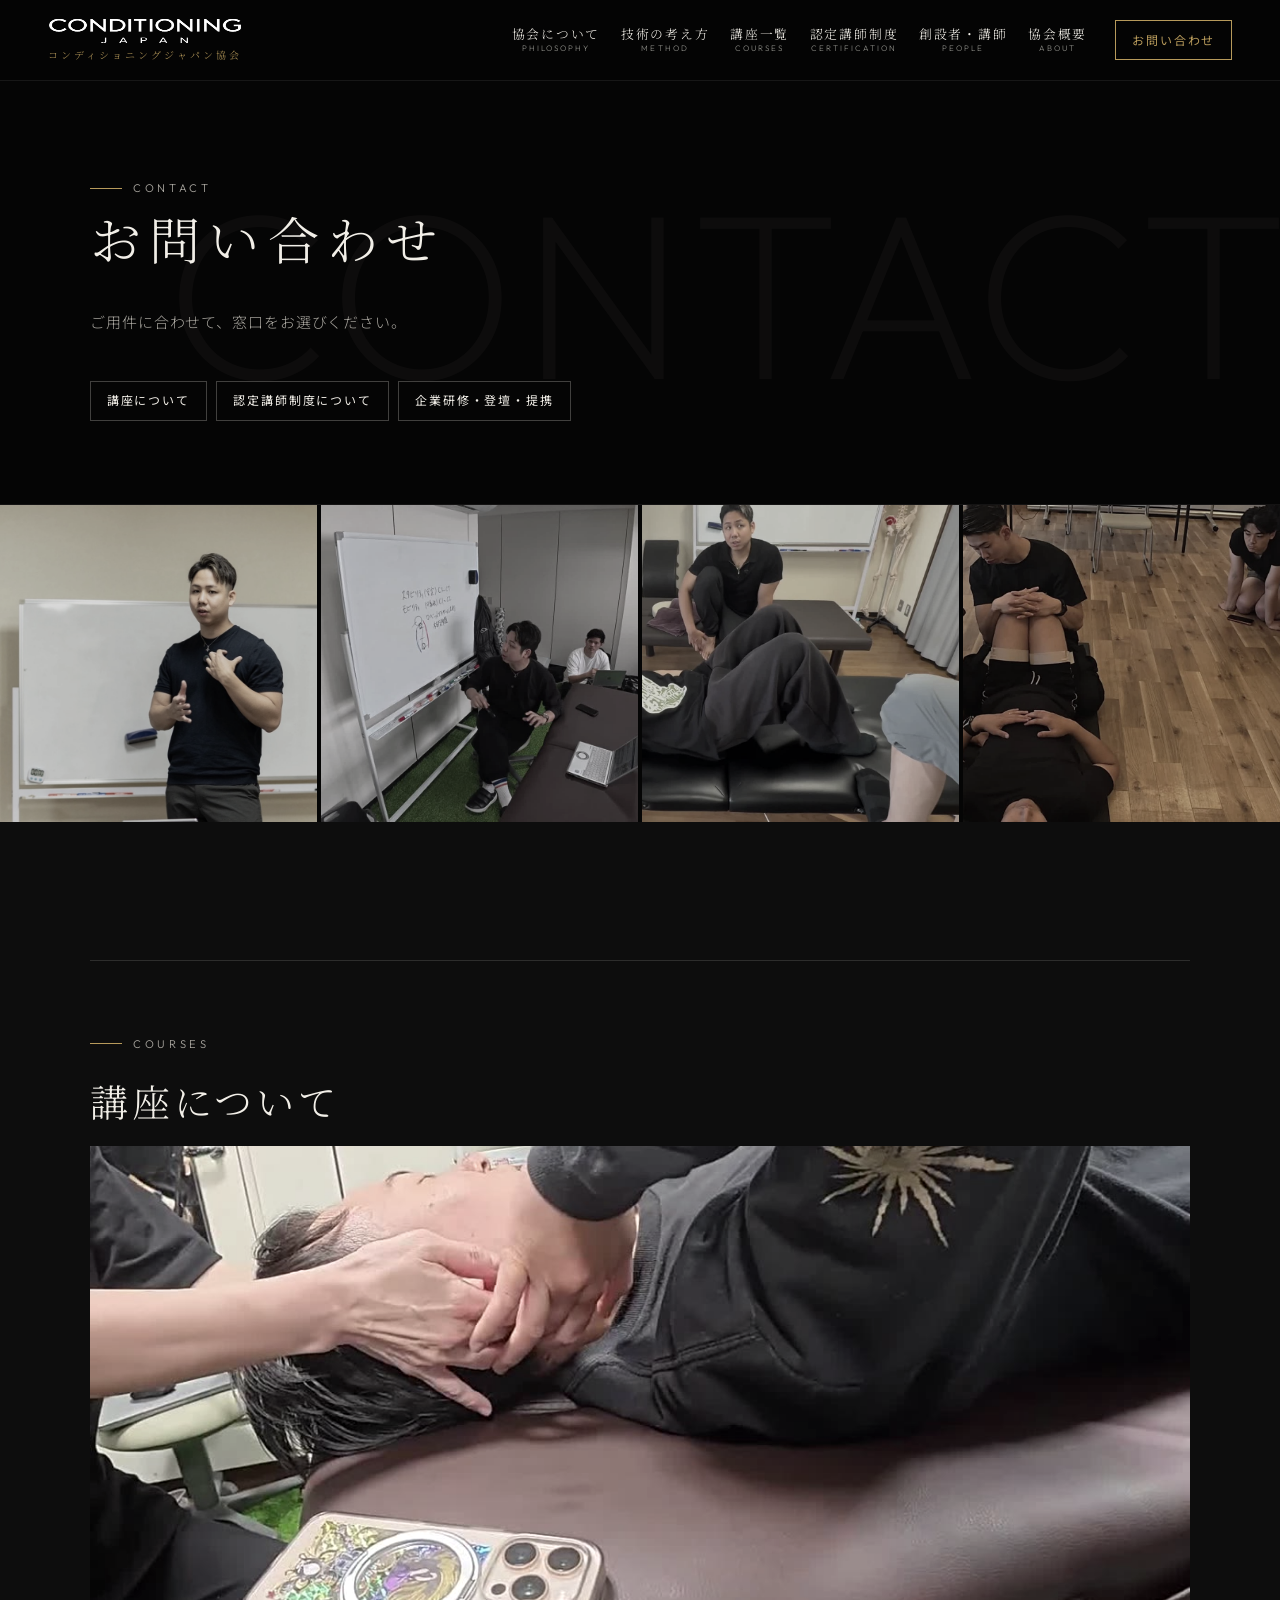
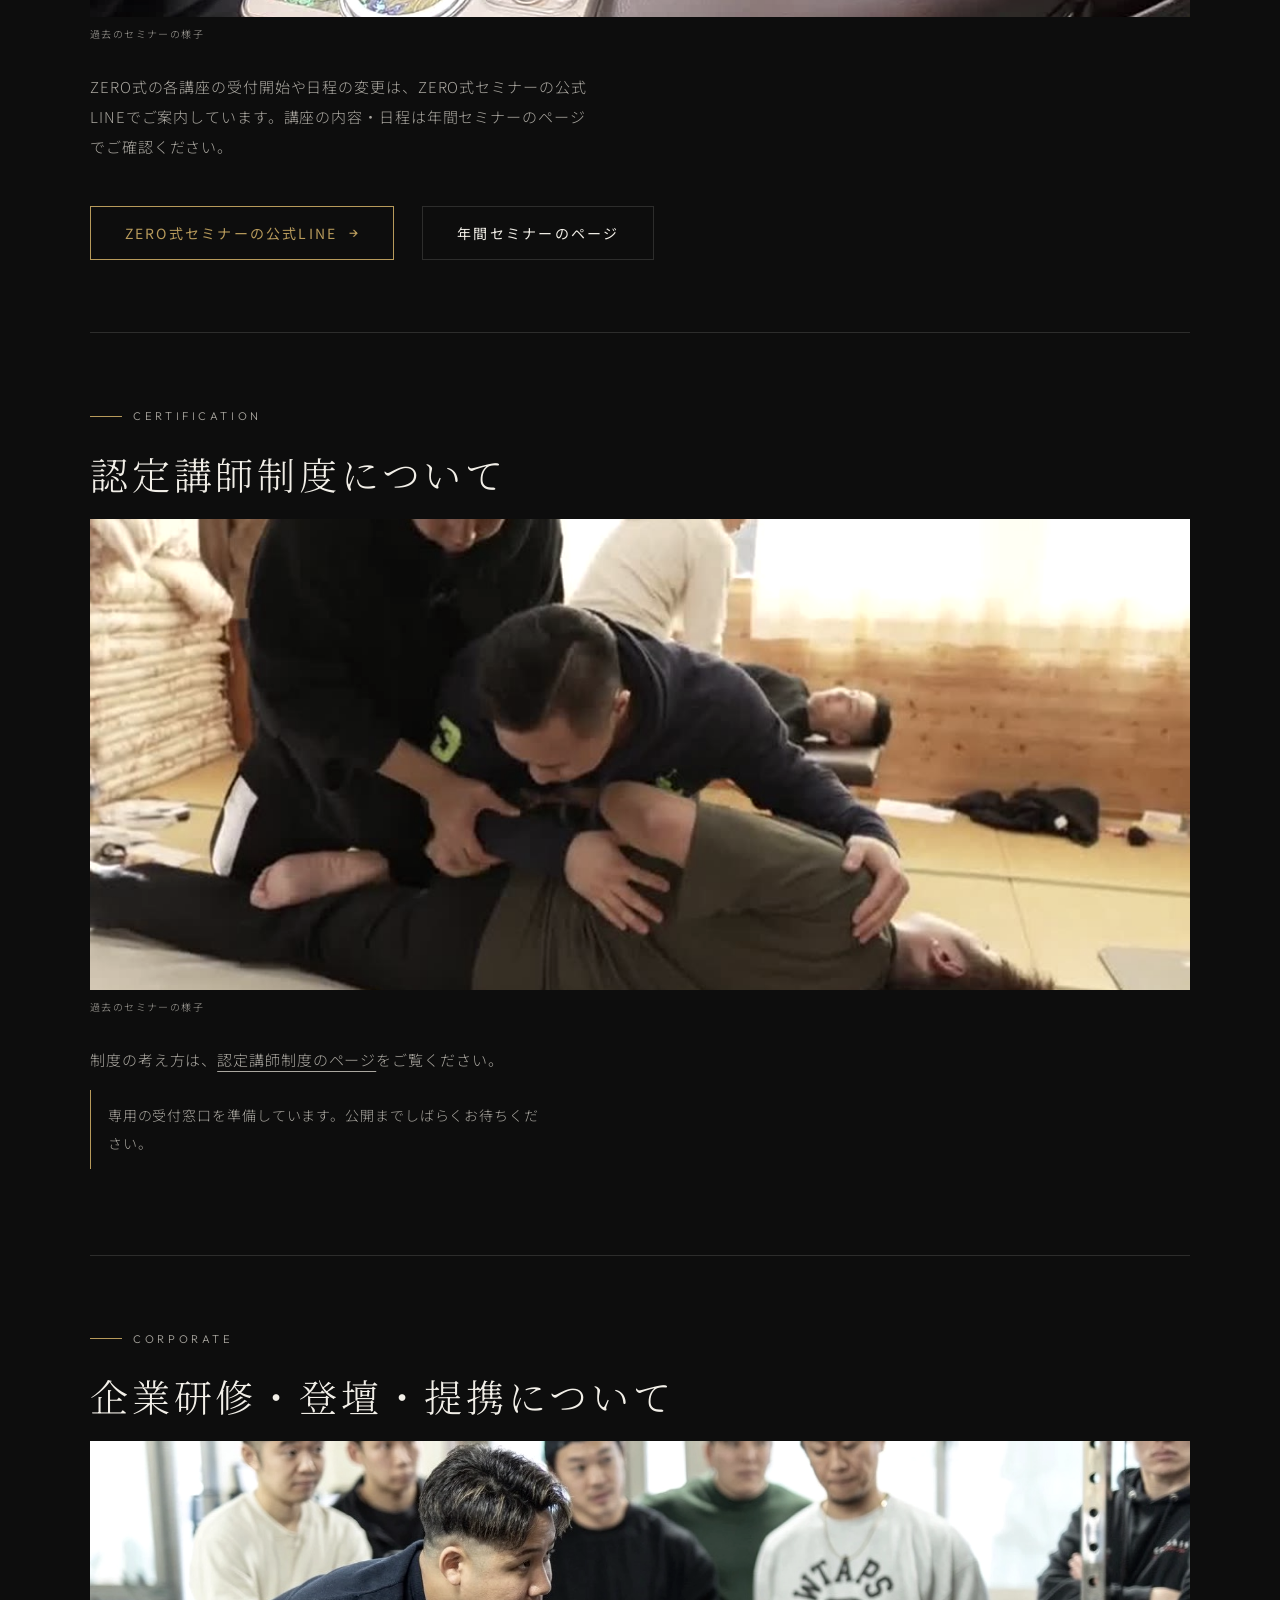
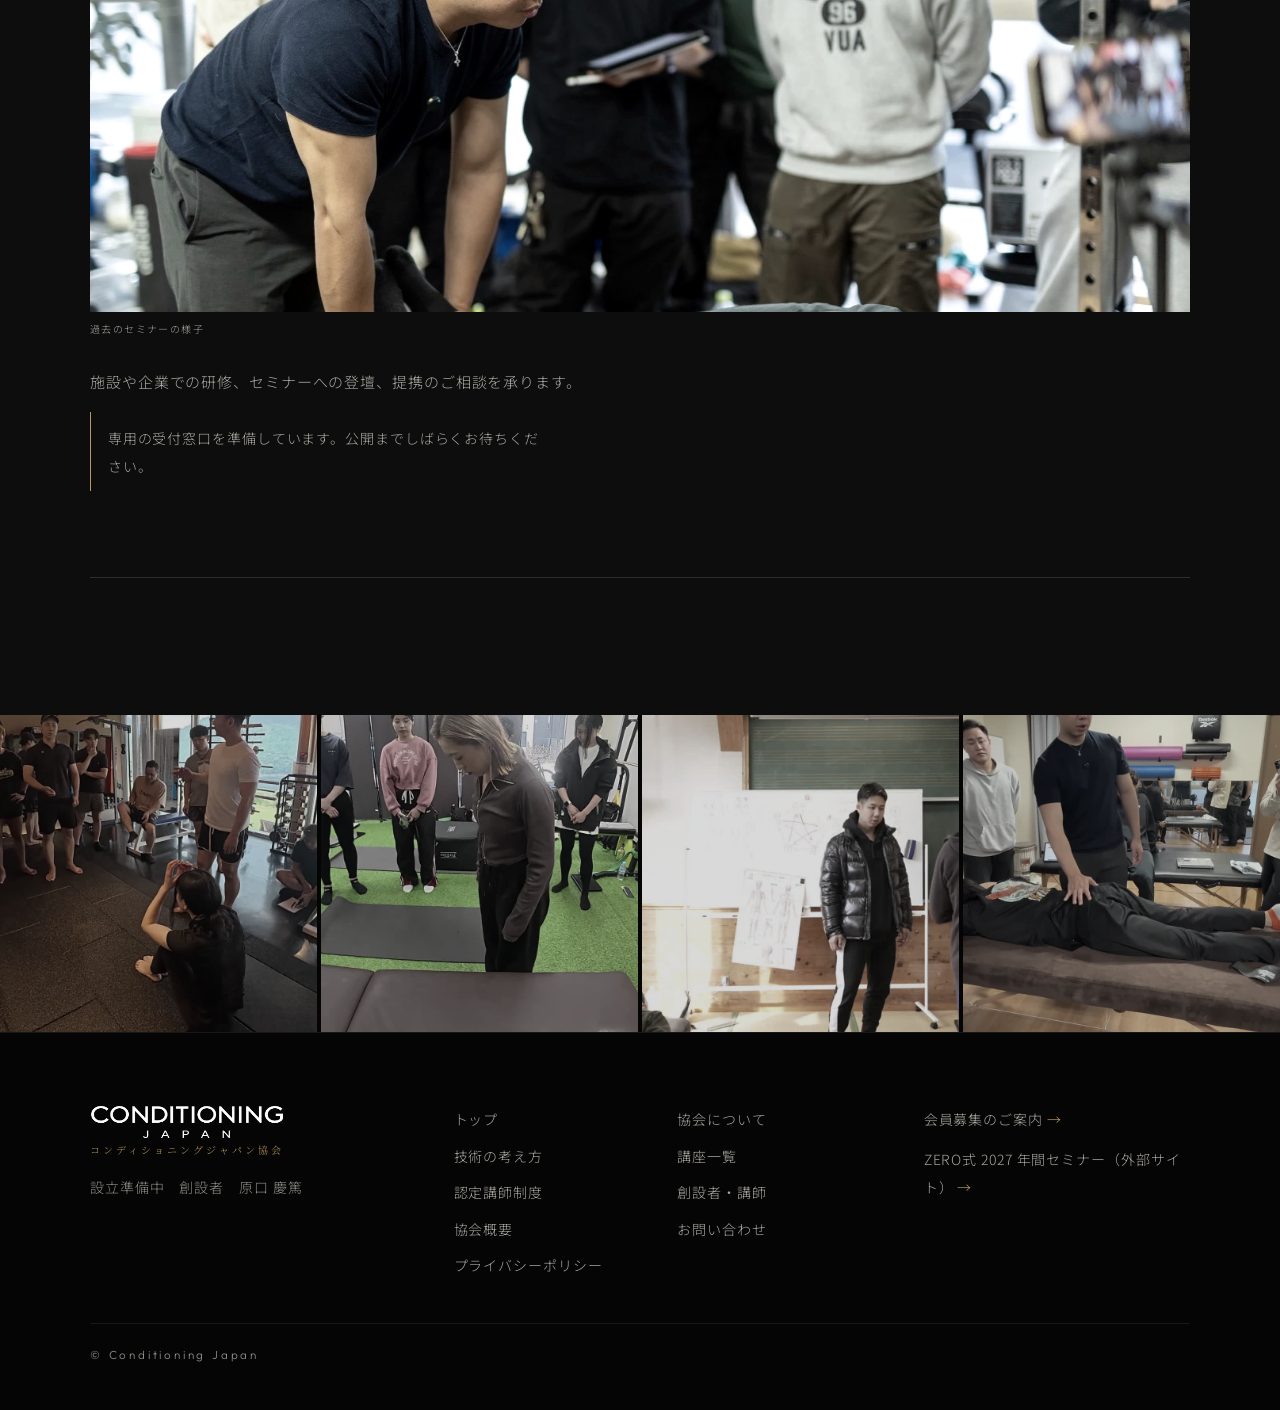
<file: contact/index.html>
<!doctype html>
<html lang="ja">
<head>
<meta charset="utf-8">
<meta name="viewport" content="width=device-width, initial-scale=1, viewport-fit=cover">
<title>お問い合わせ｜コンディショニングジャパン協会</title>
<meta name="description" content="コンディショニングジャパン協会へのお問い合わせ。講座について、認定講師制度について、企業研修・登壇・提携について。">
<link rel="canonical" href="https://noriatsu3377-hue.github.io/conditioning-japan/contact/">
<meta property="og:url" content="https://noriatsu3377-hue.github.io/conditioning-japan/contact/">
<meta property="og:type" content="article">
<meta property="og:title" content="お問い合わせ｜コンディショニングジャパン協会">
<meta property="og:description" content="コンディショニングジャパン協会へのお問い合わせ。講座について、認定講師制度について、企業研修・登壇・提携について。">
<meta property="og:site_name" content="コンディショニングジャパン協会">
<meta property="og:image" content="https://noriatsu3377-hue.github.io/conditioning-japan/assets/img/ogp.png">
<meta name="theme-color" content="#101923">
<meta name="twitter:card" content="summary_large_image">
<link rel="icon" type="image/png" href="../assets/img/favicon.png">
<link rel="apple-touch-icon" href="../assets/img/apple-touch-icon.png">

<link rel="preconnect" href="https://fonts.googleapis.com">
<link rel="preconnect" href="https://fonts.gstatic.com" crossorigin>
<link rel="stylesheet" href="https://fonts.googleapis.com/css2?family=Cormorant+Garamond:wght@300;400&family=Noto+Sans+JP:wght@300;400;500&family=Noto+Serif+JP:wght@300;400;500&family=Outfit:wght@200;300&display=swap">
<link rel="stylesheet" href="../assets/css/style.css">
<script>document.documentElement.classList.add("js")</script>


</head>
<body class="">

<a class="skip-link" href="#main">本文へ移動</a>

<header class="site-header" data-header>
  <div class="header-inner">
    <a class="wordmark" href="../" aria-label="コンディショニングジャパン協会 トップへ">
      <img class="wordmark-logo" src="../assets/img/logo-cj.png" alt="CONDITIONING JAPAN" width="720" height="145">
      <span class="wordmark-ja">コンディショニングジャパン協会</span>
    </a>
    <nav class="gnav" aria-label="メインメニュー">
      <ul><li><a href="../philosophy/"><span class="nav-ja">協会について</span><span class="nav-en" aria-hidden="true">Philosophy</span></a></li><li><a href="../method/"><span class="nav-ja">技術の考え方</span><span class="nav-en" aria-hidden="true">Method</span></a></li><li><a href="../courses/"><span class="nav-ja">講座一覧</span><span class="nav-en" aria-hidden="true">Courses</span></a></li><li><a href="../certification/"><span class="nav-ja">認定講師制度</span><span class="nav-en" aria-hidden="true">Certification</span></a></li><li><a href="../people/"><span class="nav-ja">創設者・講師</span><span class="nav-en" aria-hidden="true">People</span></a></li><li><a href="../about/"><span class="nav-ja">協会概要</span><span class="nav-en" aria-hidden="true">About</span></a></li></ul>
      <a class="btn btn-sm btn-line-light" href="../contact/" aria-current="page">お問い合わせ</a>
    </nav>
    <button class="menu-btn" type="button" aria-expanded="false" aria-controls="drawer" aria-label="メニューを開く" data-menu-btn>
      <span class="menu-bars" aria-hidden="true"><span></span><span></span><span></span></span>
    </button>
  </div>
  <div class="drawer" id="drawer" hidden data-drawer role="dialog" aria-modal="true" aria-label="メニュー">
    <nav aria-label="メニュー">
      <ul>
        <li><a href="../">トップ</a></li>
        <li><a href="../philosophy/"><span class="nav-ja">協会について</span><span class="nav-en" aria-hidden="true">Philosophy</span></a></li><li><a href="../method/"><span class="nav-ja">技術の考え方</span><span class="nav-en" aria-hidden="true">Method</span></a></li><li><a href="../courses/"><span class="nav-ja">講座一覧</span><span class="nav-en" aria-hidden="true">Courses</span></a></li><li><a href="../certification/"><span class="nav-ja">認定講師制度</span><span class="nav-en" aria-hidden="true">Certification</span></a></li><li><a href="../people/"><span class="nav-ja">創設者・講師</span><span class="nav-en" aria-hidden="true">People</span></a></li><li><a href="../about/"><span class="nav-ja">協会概要</span><span class="nav-en" aria-hidden="true">About</span></a></li>
        <li><a href="../contact/" aria-current="page"><span class="nav-ja">お問い合わせ</span><span class="nav-en" aria-hidden="true">Contact</span></a></li>
      </ul>
      <a class="drawer-lp" href="https://noriatsu3377-hue.github.io/conditioning-japan-instructor/">会員募集のご案内 →</a>
    </nav>
  </div>
</header>
<main id="main">
<header class="page-head" data-wm="CONTACT">
  <div class="container">
    <p class="eyebrow">Contact</p>
    <h1>お問い合わせ</h1>
    <p>ご用件に合わせて、窓口をお選びください。</p>
    <nav class="contact-jump" aria-label="ご用件">
      <a class="btn btn-sm btn-line-light" href="#courses">講座について</a>
      <a class="btn btn-sm btn-line-light" href="#certification">認定講師制度について</a>
      <a class="btn btn-sm btn-line-light" href="#corporate">企業研修・登壇・提携</a>
    </nav>
  </div>
</header>

<section class="section is-dark" aria-label="過去のセミナーの様子" style="padding-block:0">
  <div class="gallery">
    <figure><img src="../assets/img/lecture-talk.jpg" alt="セミナーで受講者に向けて話す原口慶篤" width="800" height="1200" loading="lazy" decoding="async"></figure>
    <figure><img src="../assets/img/kiwami-1.jpg" alt="講義の様子" width="800" height="800" loading="lazy" decoding="async"></figure>
    <figure><img src="../assets/img/posture-main.jpg" alt="受講者の脚の状態を確認する原口慶篤" width="1200" height="900" loading="lazy" decoding="async"></figure>
    <figure><img src="../assets/img/gasshuku-main.jpg" alt="寝た姿勢の受講者に運動を指導する様子" width="1200" height="900" loading="lazy" decoding="async"></figure>
  </div>
</section>

<section class="section">
  <div class="container contact-options">
    
<section class="contact-option" id="courses">
  <p class="eyebrow">Courses</p>
  <h2>講座について</h2>
  <figure class="photo wide-band" style="margin:0 0 var(--sp-3)"><img src="../assets/img/kiwami-main.jpg" alt="頭部と顔に手を当てる施術の様子" width="1200" height="900" loading="lazy" decoding="async"><figcaption>過去のセミナーの様子</figcaption></figure>
  <p>ZERO式の各講座の受付開始や日程の変更は、ZERO式セミナーの公式LINEでご案内しています。講座の内容・日程は年間セミナーのページでご確認ください。</p>
  <div class="btn-row">
    <a class="btn btn-primary" href="https://lin.ee/Tzghten" rel="noopener">ZERO式セミナーの公式LINE<span class="sr-only">（外部サイト）</span></a>
    <a class="btn btn-ghost" href="https://noriatsu3377-hue.github.io/zero-seminar-2027/" rel="noopener">年間セミナーのページ<span class="sr-only">（外部サイト）</span></a>
  </div>
</section>
<section class="contact-option" id="certification">
  <p class="eyebrow">Certification</p>
  <h2>認定講師制度について</h2>
  <figure class="photo wide-band" style="margin:0 0 var(--sp-3)"><img src="../assets/img/kansetsu-advance-main.jpg" alt="受講者の手を取り、施術のしかたを指導する原口慶篤" width="1200" height="900" loading="lazy" decoding="async"><figcaption>過去のセミナーの様子</figcaption></figure>
  <p>制度の考え方は、<a href="../certification/">認定講師制度のページ</a>をご覧ください。</p>
  <p class="notice">専用の受付窓口を準備しています。公開までしばらくお待ちください。</p>
</section>
<section class="contact-option" id="corporate">
  <p class="eyebrow">Corporate</p>
  <h2>企業研修・登壇・提携について</h2>
  <figure class="photo wide-band" style="margin:0 0 var(--sp-3)"><img src="../assets/img/practice-leg.jpg" alt="受講者を前に施術を実演する原口慶篤" width="1600" height="1067" loading="lazy" decoding="async"><figcaption>過去のセミナーの様子</figcaption></figure>
  <p>施設や企業での研修、セミナーへの登壇、提携のご相談を承ります。</p>
  <p class="notice">専用の受付窓口を準備しています。公開までしばらくお待ちください。</p>
</section>
  </div>
</section>

<section class="section is-dark" aria-label="過去のセミナーの様子" style="padding-block:0">
  <div class="gallery">
    <figure><img src="../assets/img/gasshuku-2.jpg" alt="運動を練習する受講者" width="800" height="800" loading="lazy" decoding="async"></figure>
    <figure><img src="../assets/img/foot-3.jpg" alt="立位の受講者を評価する様子" width="800" height="800" loading="lazy" decoding="async"></figure>
    <figure><img src="../assets/img/naizou-3.jpg" alt="講義をする原口慶篤" width="800" height="800" loading="lazy" decoding="async"></figure>
    <figure><img src="../assets/img/bikyaku-2.jpg" alt="うつ伏せの受講者の脚を評価する様子" width="800" height="800" loading="lazy" decoding="async"></figure>
  </div>
</section>

</main>

<footer class="site-footer">
  <div class="container footer-grid">
    <div>
      <p class="wordmark wordmark-footer"><img class="wordmark-logo" src="../assets/img/logo-cj.png" alt="CONDITIONING JAPAN" width="720" height="145"><span class="wordmark-ja">コンディショニングジャパン協会</span></p>
      <p class="footer-note">設立準備中　創設者　原口 慶篤</p>
    </div>
    <nav aria-label="フッターメニュー">
      <ul class="footer-links">
        <li><a href="../">トップ</a></li>
        <li><a href="../philosophy/">協会について</a></li><li><a href="../method/">技術の考え方</a></li><li><a href="../courses/">講座一覧</a></li><li><a href="../certification/">認定講師制度</a></li><li><a href="../people/">創設者・講師</a></li><li><a href="../about/">協会概要</a></li>
        <li><a href="../contact/">お問い合わせ</a></li>
        <li><a href="../privacy/">プライバシーポリシー</a></li>
      </ul>
    </nav>
    <div class="footer-out">
      <a href="https://noriatsu3377-hue.github.io/conditioning-japan-instructor/">会員募集のご案内</a>
      <a href="https://noriatsu3377-hue.github.io/zero-seminar-2027/" rel="noopener">ZERO式 2027 年間セミナー（外部サイト）</a>
    </div>
  </div>
  <p class="container copyright"><small>© Conditioning Japan</small></p>
</footer>
<script src="../assets/js/main.js" defer></script>
</body>
</html>
</file>
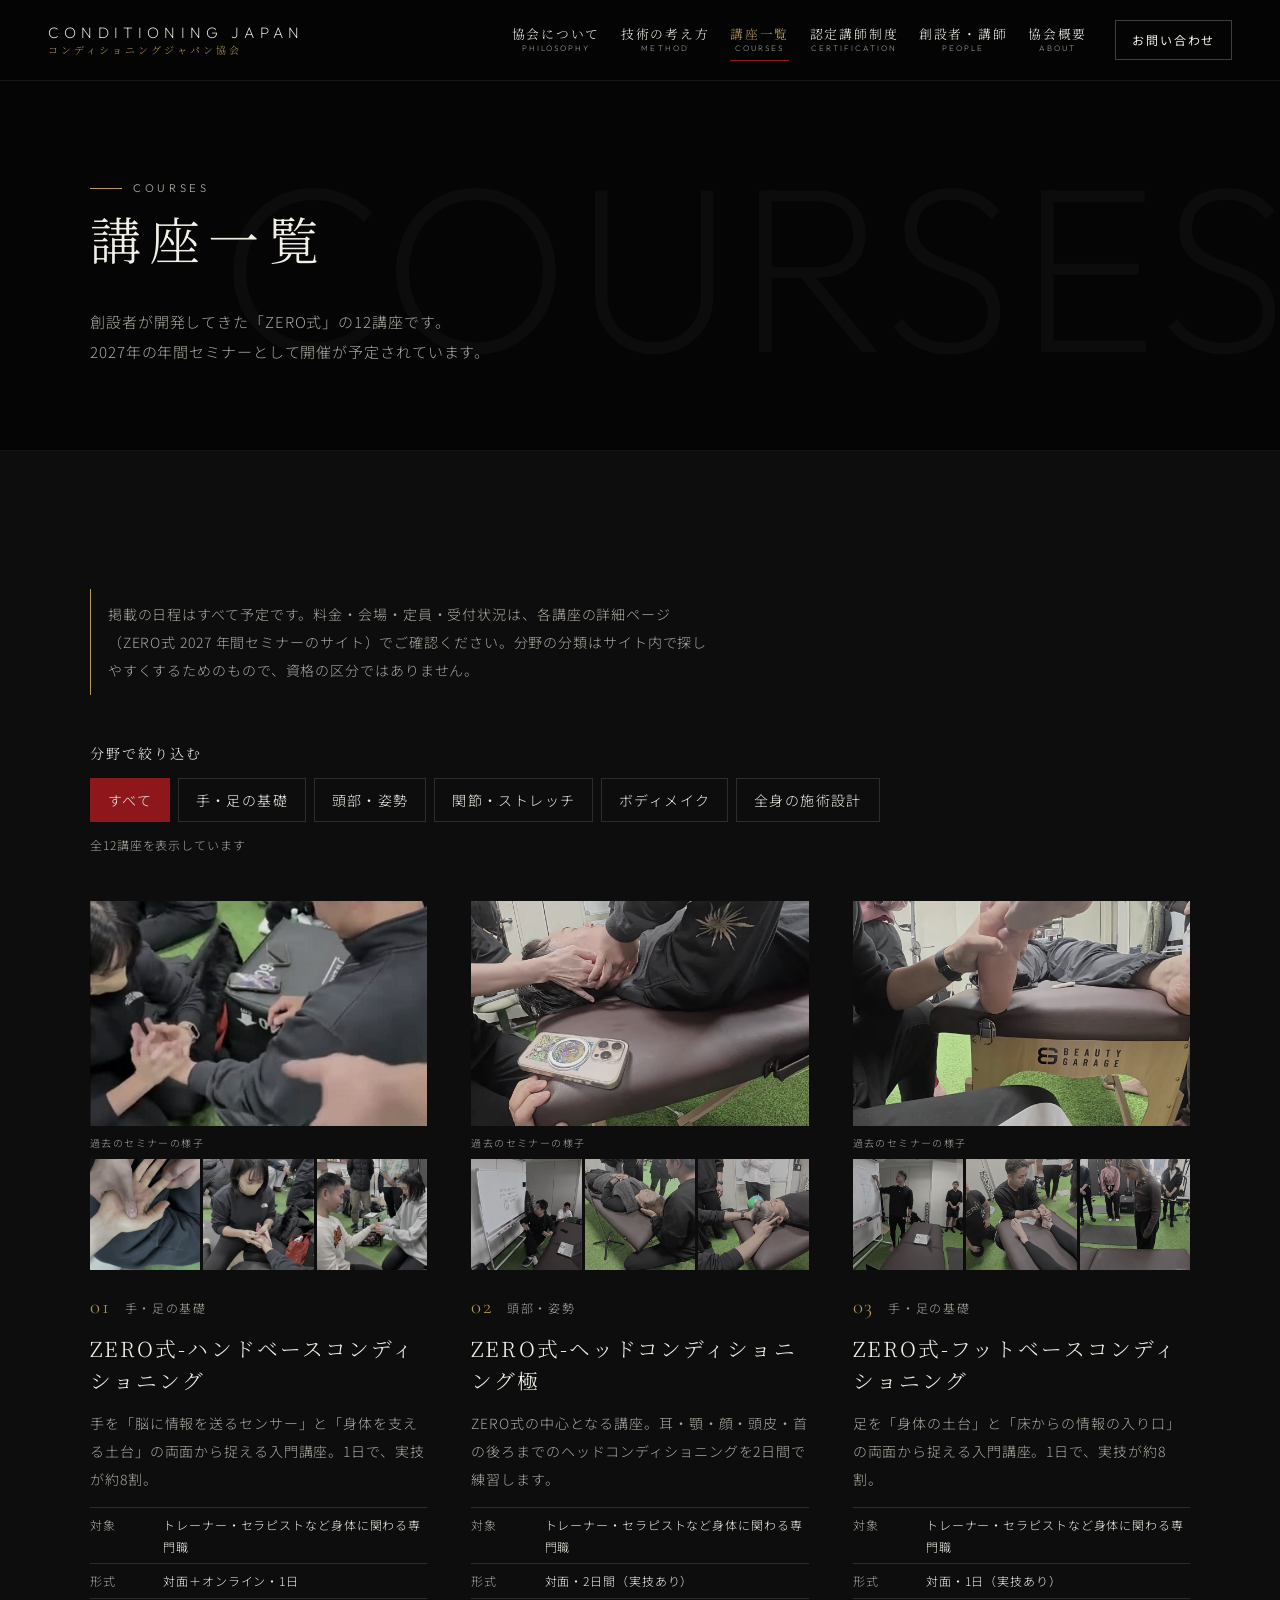
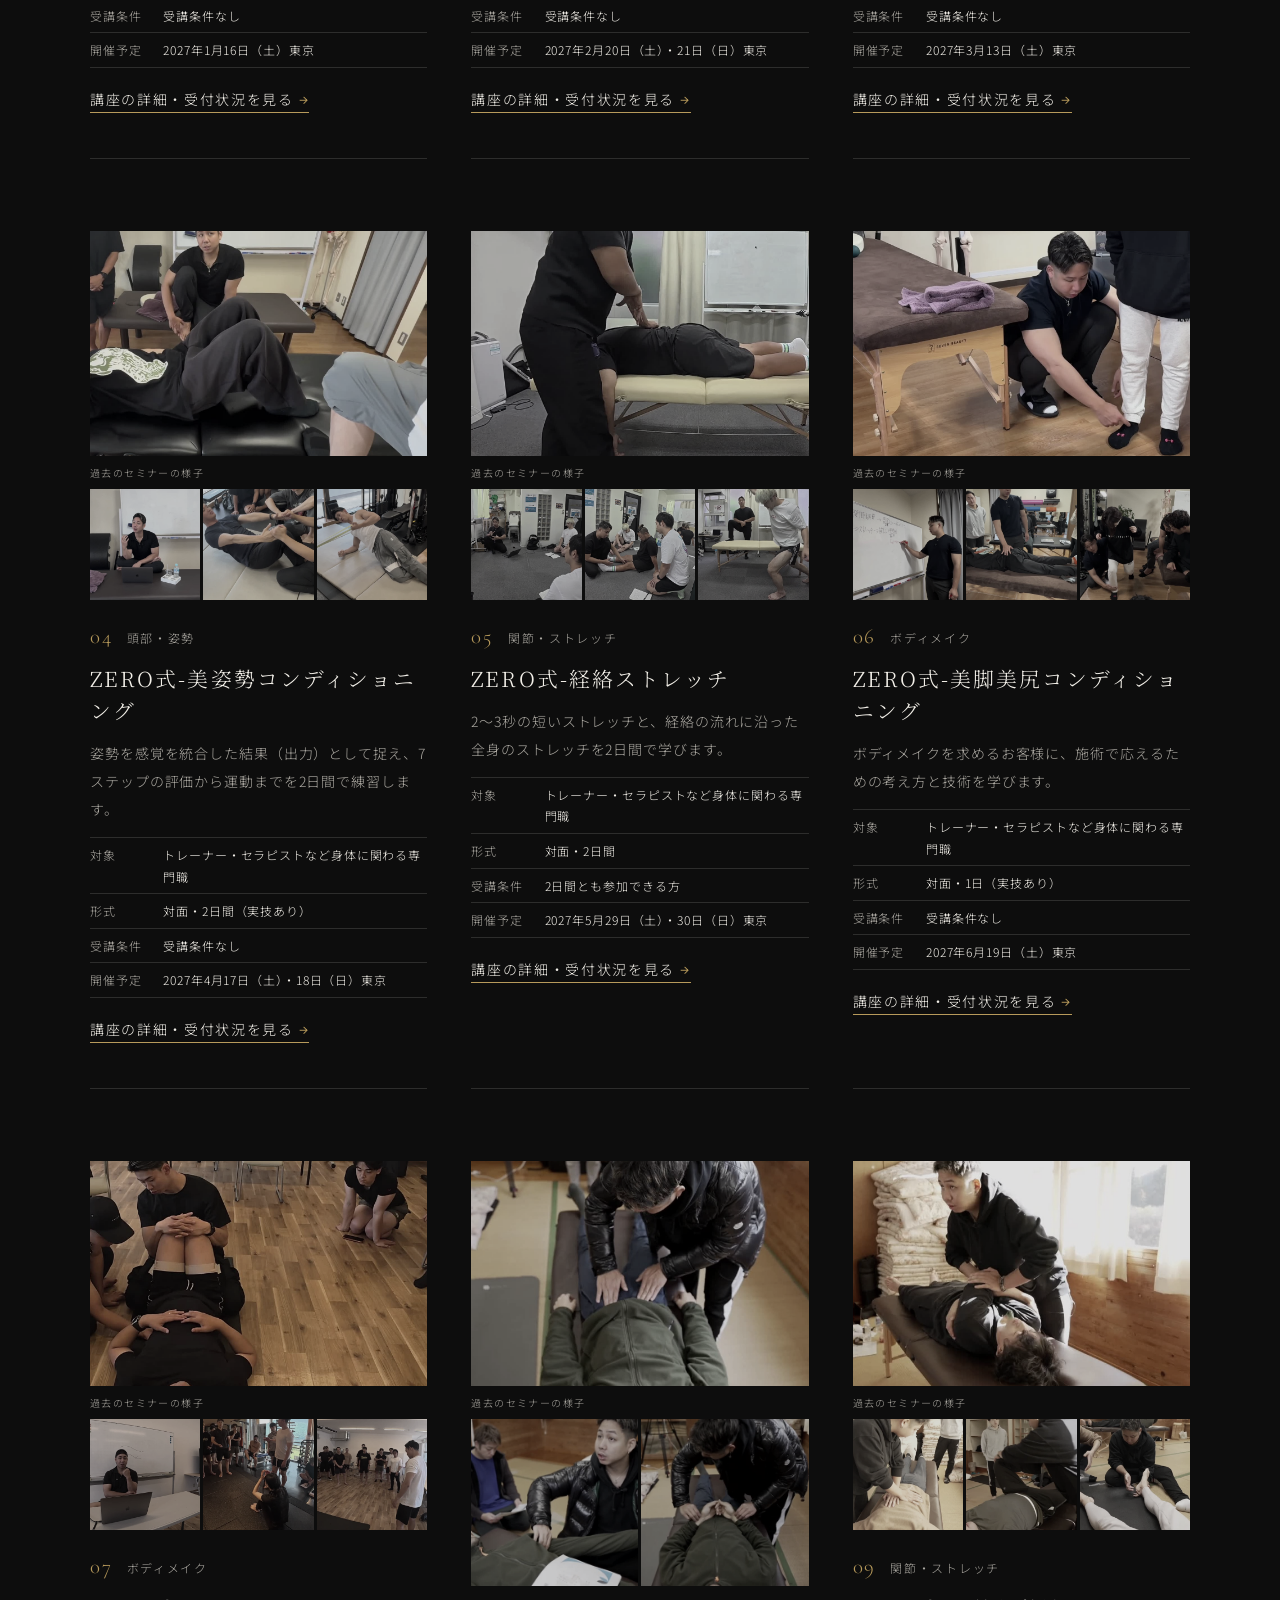
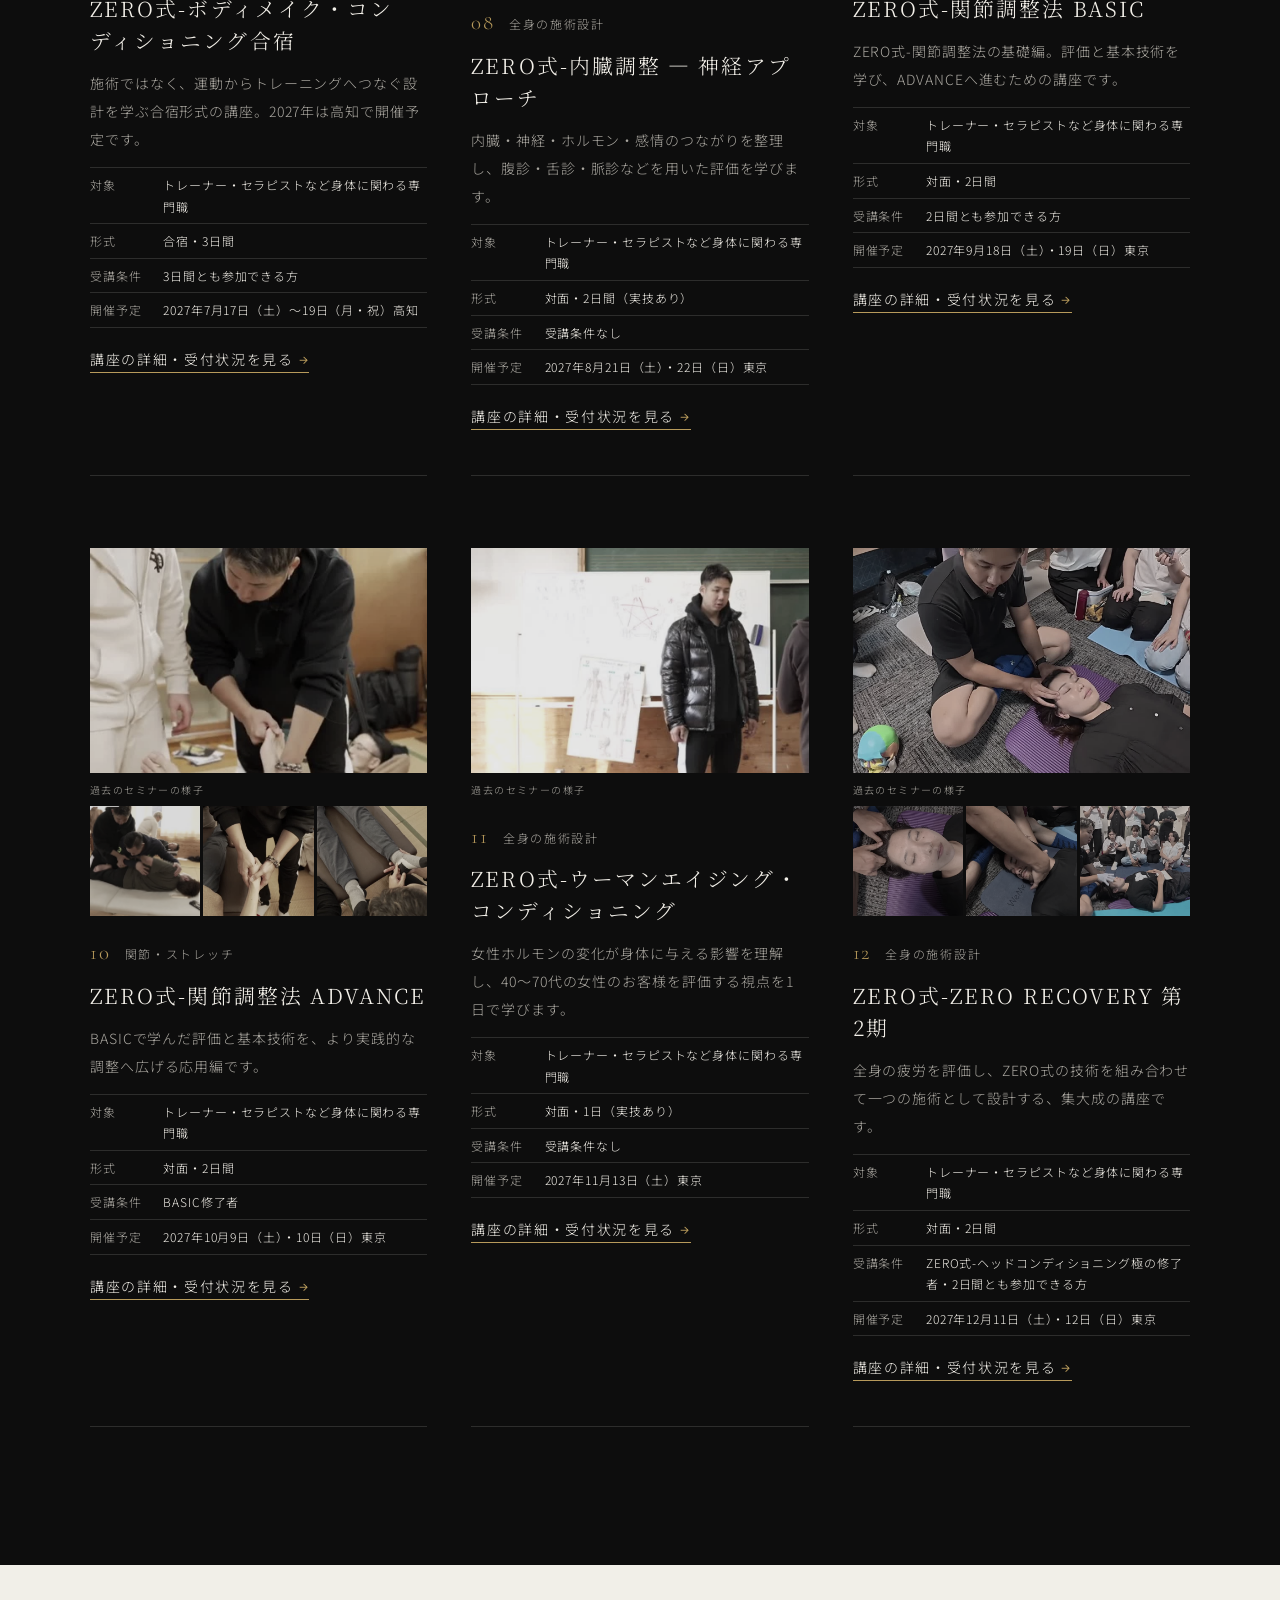
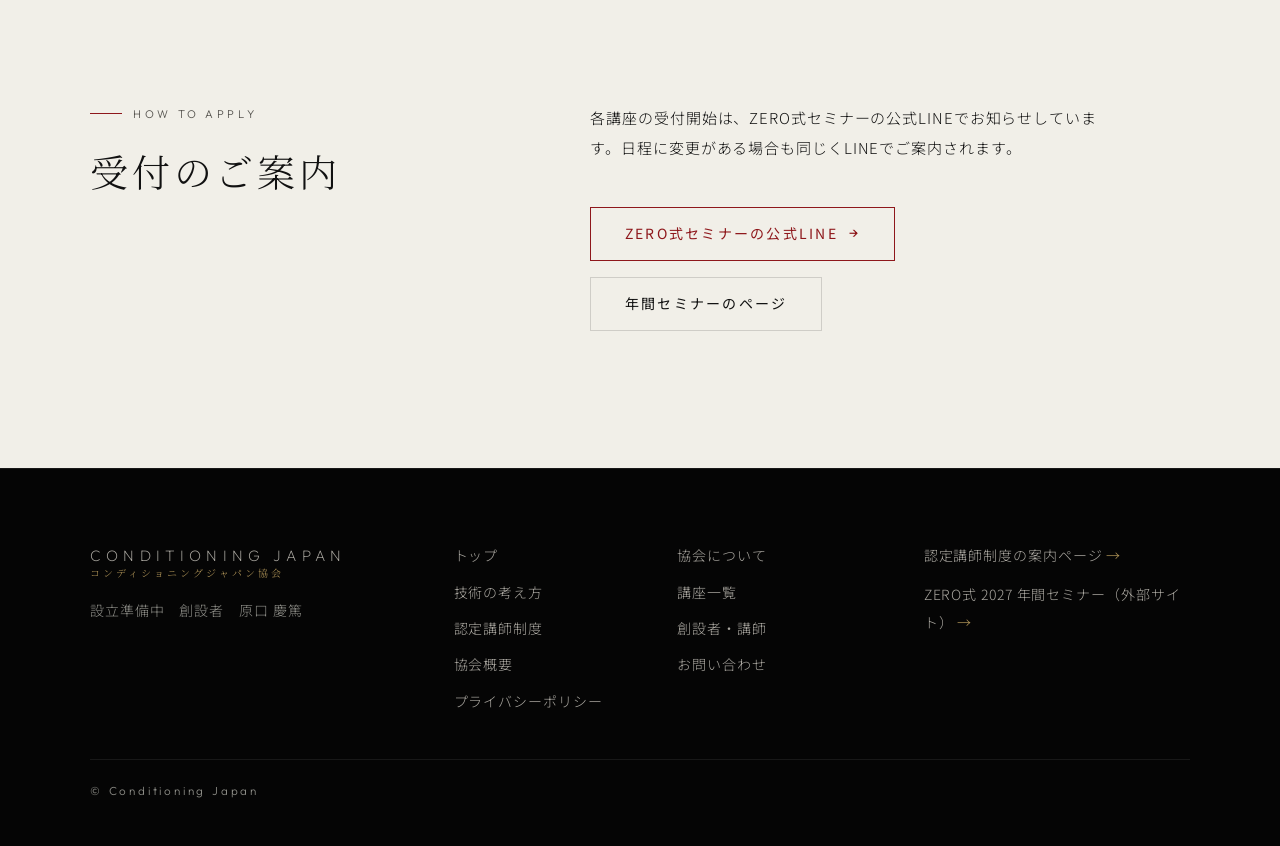
<file: courses 2/index.html>
<!doctype html>
<html lang="ja">
<head>
<meta charset="utf-8">
<meta name="viewport" content="width=device-width, initial-scale=1, viewport-fit=cover">
<title>講座一覧｜コンディショニングジャパン協会</title>
<meta name="description" content="ZERO式の12講座（ハンド・ヘッド・フット・美姿勢・経絡ストレッチ・美脚美尻・合宿・内臓調整・関節調整法・ウーマンエイジング・ZERO RECOVERY）の内容・対象・形式の一覧。">
<link rel="canonical" href="https://noriatsu3377-hue.github.io/conditioning-japan/courses/">
<meta property="og:url" content="https://noriatsu3377-hue.github.io/conditioning-japan/courses/">
<meta property="og:type" content="article">
<meta property="og:title" content="講座一覧｜コンディショニングジャパン協会">
<meta property="og:description" content="ZERO式の12講座（ハンド・ヘッド・フット・美姿勢・経絡ストレッチ・美脚美尻・合宿・内臓調整・関節調整法・ウーマンエイジング・ZERO RECOVERY）の内容・対象・形式の一覧。">
<meta property="og:site_name" content="コンディショニングジャパン協会">

<meta name="theme-color" content="#101923">

<link rel="preconnect" href="https://fonts.googleapis.com">
<link rel="preconnect" href="https://fonts.gstatic.com" crossorigin>
<link rel="stylesheet" href="https://fonts.googleapis.com/css2?family=Cormorant+Garamond:wght@300;400&family=Noto+Sans+JP:wght@300;400;500&family=Noto+Serif+JP:wght@300;400;500&family=Outfit:wght@200;300&display=swap">
<link rel="stylesheet" href="../assets/css/style.css">
<script>document.documentElement.classList.add("js")</script>


</head>
<body class="">

<a class="skip-link" href="#main">本文へ移動</a>

<header class="site-header" data-header>
  <div class="header-inner">
    <a class="wordmark" href="../" aria-label="コンディショニングジャパン協会 トップへ">
      <span class="wordmark-en">Conditioning Japan</span>
      <span class="wordmark-ja">コンディショニングジャパン協会</span>
    </a>
    <nav class="gnav" aria-label="メインメニュー">
      <ul><li><a href="../philosophy/"><span class="nav-ja">協会について</span><span class="nav-en" aria-hidden="true">Philosophy</span></a></li><li><a href="../method/"><span class="nav-ja">技術の考え方</span><span class="nav-en" aria-hidden="true">Method</span></a></li><li><a href="../courses/" aria-current="page"><span class="nav-ja">講座一覧</span><span class="nav-en" aria-hidden="true">Courses</span></a></li><li><a href="../certification/"><span class="nav-ja">認定講師制度</span><span class="nav-en" aria-hidden="true">Certification</span></a></li><li><a href="../people/"><span class="nav-ja">創設者・講師</span><span class="nav-en" aria-hidden="true">People</span></a></li><li><a href="../about/"><span class="nav-ja">協会概要</span><span class="nav-en" aria-hidden="true">About</span></a></li></ul>
      <a class="btn btn-sm btn-line-light" href="../contact/">お問い合わせ</a>
    </nav>
    <button class="menu-btn" type="button" aria-expanded="false" aria-controls="drawer" aria-label="メニューを開く" data-menu-btn>
      <span class="menu-bars" aria-hidden="true"><span></span><span></span><span></span></span>
    </button>
  </div>
  <div class="drawer" id="drawer" hidden data-drawer role="dialog" aria-modal="true" aria-label="メニュー">
    <nav aria-label="メニュー">
      <ul>
        <li><a href="../">トップ</a></li>
        <li><a href="../philosophy/"><span class="nav-ja">協会について</span><span class="nav-en" aria-hidden="true">Philosophy</span></a></li><li><a href="../method/"><span class="nav-ja">技術の考え方</span><span class="nav-en" aria-hidden="true">Method</span></a></li><li><a href="../courses/" aria-current="page"><span class="nav-ja">講座一覧</span><span class="nav-en" aria-hidden="true">Courses</span></a></li><li><a href="../certification/"><span class="nav-ja">認定講師制度</span><span class="nav-en" aria-hidden="true">Certification</span></a></li><li><a href="../people/"><span class="nav-ja">創設者・講師</span><span class="nav-en" aria-hidden="true">People</span></a></li><li><a href="../about/"><span class="nav-ja">協会概要</span><span class="nav-en" aria-hidden="true">About</span></a></li>
        <li><a href="../contact/"><span class="nav-ja">お問い合わせ</span><span class="nav-en" aria-hidden="true">Contact</span></a></li>
      </ul>
      <a class="drawer-lp" href="https://noriatsu3377-hue.github.io/conditioning-japan-instructor/">認定講師制度の案内ページ →</a>
    </nav>
  </div>
</header>
<main id="main">
<header class="page-head" data-wm="COURSES">
  <div class="container">
    <p class="eyebrow">Courses</p>
    <h1>講座一覧</h1>
    <p>創設者が開発してきた「ZERO式」の12講座です。<br>2027年の年間セミナーとして開催が予定されています。</p>
  </div>
</header>

<section class="section" aria-labelledby="list-title">
  <div class="container">
    <h2 class="sr-only" id="list-title">講座の一覧</h2>
    <p class="notice" style="margin-bottom:var(--sp-4)">掲載の日程はすべて予定です。料金・会場・定員・受付状況は、各講座の詳細ページ（ZERO式 2027 年間セミナーのサイト）でご確認ください。分野の分類はサイト内で探しやすくするためのもので、資格の区分ではありません。</p>
    
<div class="filter" data-filter>
  <p class="filter-label" id="filter-label">分野で絞り込む</p>
  <div class="filter-buttons" role="group" aria-labelledby="filter-label">
    <button type="button" class="chip" aria-pressed="true" data-filter-btn="all">すべて</button>
    <button type="button" class="chip" aria-pressed="false" data-filter-btn="base">手・足の基礎</button><button type="button" class="chip" aria-pressed="false" data-filter-btn="head">頭部・姿勢</button><button type="button" class="chip" aria-pressed="false" data-filter-btn="joint">関節・ストレッチ</button><button type="button" class="chip" aria-pressed="false" data-filter-btn="bodymake">ボディメイク</button><button type="button" class="chip" aria-pressed="false" data-filter-btn="design">全身の施術設計</button>
  </div>
  <p class="filter-status" aria-live="polite" data-filter-status>全12講座を表示しています</p>
</div>
<ul class="course-list" data-course-list>
<li class="course" data-category="base">
  <article>
    <figure class="course-photo"><img src="../assets/img/hands-main.jpg" alt="ZERO式-ハンドベースコンディショニング" width="1200" height="900" loading="lazy" decoding="async"><figcaption>過去のセミナーの様子</figcaption></figure><div class="course-strip"><img src="../assets/img/hands-1.jpg" alt="" width="800" height="800" loading="lazy" decoding="async"><img src="../assets/img/hands-2.jpg" alt="" width="800" height="800" loading="lazy" decoding="async"><img src="../assets/img/hands-3.jpg" alt="" width="800" height="800" loading="lazy" decoding="async"></div>
    <div class="course-body">
      <p class="course-meta"><span class="course-no">01</span><span class="course-cat">手・足の基礎</span></p>
      <h3 class="course-name">ZERO式-ハンドベースコンディショニング</h3>
      <p class="course-summary">手を「脳に情報を送るセンサー」と「身体を支える土台」の両面から捉える入門講座。1日で、実技が約8割。</p>
      <dl class="course-facts">
        <div><dt>対象</dt><dd>トレーナー・セラピストなど身体に関わる専門職</dd></div>
        <div><dt>形式</dt><dd>対面＋オンライン・1日</dd></div>
        <div><dt>受講条件</dt><dd>受講条件なし</dd></div>
        <div><dt>開催予定</dt><dd>2027年1月16日（土）東京</dd></div>
      </dl>
      <a class="text-link" href="https://noriatsu3377-hue.github.io/zero-seminar-2027/seminars/hands/" rel="noopener">講座の詳細・受付状況を見る<span class="sr-only">（ZERO式-ハンドベースコンディショニング・外部サイト）</span></a>
    </div>
  </article>
</li>
<li class="course" data-category="head">
  <article>
    <figure class="course-photo"><img src="../assets/img/kiwami-main.jpg" alt="ZERO式-ヘッドコンディショニング極" width="1200" height="900" loading="lazy" decoding="async"><figcaption>過去のセミナーの様子</figcaption></figure><div class="course-strip"><img src="../assets/img/kiwami-1.jpg" alt="" width="800" height="800" loading="lazy" decoding="async"><img src="../assets/img/kiwami-2.jpg" alt="" width="800" height="800" loading="lazy" decoding="async"><img src="../assets/img/kiwami-3.jpg" alt="" width="800" height="800" loading="lazy" decoding="async"></div>
    <div class="course-body">
      <p class="course-meta"><span class="course-no">02</span><span class="course-cat">頭部・姿勢</span></p>
      <h3 class="course-name">ZERO式-ヘッドコンディショニング極</h3>
      <p class="course-summary">ZERO式の中心となる講座。耳・顎・顔・頭皮・首の後ろまでのヘッドコンディショニングを2日間で練習します。</p>
      <dl class="course-facts">
        <div><dt>対象</dt><dd>トレーナー・セラピストなど身体に関わる専門職</dd></div>
        <div><dt>形式</dt><dd>対面・2日間（実技あり）</dd></div>
        <div><dt>受講条件</dt><dd>受講条件なし</dd></div>
        <div><dt>開催予定</dt><dd>2027年2月20日（土）・21日（日）東京</dd></div>
      </dl>
      <a class="text-link" href="https://noriatsu3377-hue.github.io/zero-seminar-2027/seminars/kiwami/" rel="noopener">講座の詳細・受付状況を見る<span class="sr-only">（ZERO式-ヘッドコンディショニング極・外部サイト）</span></a>
    </div>
  </article>
</li>
<li class="course" data-category="base">
  <article>
    <figure class="course-photo"><img src="../assets/img/foot-main.jpg" alt="ZERO式-フットベースコンディショニング" width="1200" height="900" loading="lazy" decoding="async"><figcaption>過去のセミナーの様子</figcaption></figure><div class="course-strip"><img src="../assets/img/foot-1.jpg" alt="" width="800" height="800" loading="lazy" decoding="async"><img src="../assets/img/foot-2.jpg" alt="" width="800" height="800" loading="lazy" decoding="async"><img src="../assets/img/foot-3.jpg" alt="" width="800" height="800" loading="lazy" decoding="async"></div>
    <div class="course-body">
      <p class="course-meta"><span class="course-no">03</span><span class="course-cat">手・足の基礎</span></p>
      <h3 class="course-name">ZERO式-フットベースコンディショニング</h3>
      <p class="course-summary">足を「身体の土台」と「床からの情報の入り口」の両面から捉える入門講座。1日で、実技が約8割。</p>
      <dl class="course-facts">
        <div><dt>対象</dt><dd>トレーナー・セラピストなど身体に関わる専門職</dd></div>
        <div><dt>形式</dt><dd>対面・1日（実技あり）</dd></div>
        <div><dt>受講条件</dt><dd>受講条件なし</dd></div>
        <div><dt>開催予定</dt><dd>2027年3月13日（土）東京</dd></div>
      </dl>
      <a class="text-link" href="https://noriatsu3377-hue.github.io/zero-seminar-2027/seminars/foot/" rel="noopener">講座の詳細・受付状況を見る<span class="sr-only">（ZERO式-フットベースコンディショニング・外部サイト）</span></a>
    </div>
  </article>
</li>
<li class="course" data-category="head">
  <article>
    <figure class="course-photo"><img src="../assets/img/posture-main.jpg" alt="ZERO式-美姿勢コンディショニング" width="1200" height="900" loading="lazy" decoding="async"><figcaption>過去のセミナーの様子</figcaption></figure><div class="course-strip"><img src="../assets/img/posture-1.jpg" alt="" width="800" height="800" loading="lazy" decoding="async"><img src="../assets/img/posture-2.jpg" alt="" width="800" height="800" loading="lazy" decoding="async"><img src="../assets/img/posture-3.jpg" alt="" width="800" height="800" loading="lazy" decoding="async"></div>
    <div class="course-body">
      <p class="course-meta"><span class="course-no">04</span><span class="course-cat">頭部・姿勢</span></p>
      <h3 class="course-name">ZERO式-美姿勢コンディショニング</h3>
      <p class="course-summary">姿勢を感覚を統合した結果（出力）として捉え、7ステップの評価から運動までを2日間で練習します。</p>
      <dl class="course-facts">
        <div><dt>対象</dt><dd>トレーナー・セラピストなど身体に関わる専門職</dd></div>
        <div><dt>形式</dt><dd>対面・2日間（実技あり）</dd></div>
        <div><dt>受講条件</dt><dd>受講条件なし</dd></div>
        <div><dt>開催予定</dt><dd>2027年4月17日（土）・18日（日）東京</dd></div>
      </dl>
      <a class="text-link" href="https://noriatsu3377-hue.github.io/zero-seminar-2027/seminars/posture/" rel="noopener">講座の詳細・受付状況を見る<span class="sr-only">（ZERO式-美姿勢コンディショニング・外部サイト）</span></a>
    </div>
  </article>
</li>
<li class="course" data-category="joint">
  <article>
    <figure class="course-photo"><img src="../assets/img/keiraku-main.jpg" alt="ZERO式-経絡ストレッチ" width="1200" height="900" loading="lazy" decoding="async"><figcaption>過去のセミナーの様子</figcaption></figure><div class="course-strip"><img src="../assets/img/keiraku-1.jpg" alt="" width="800" height="800" loading="lazy" decoding="async"><img src="../assets/img/keiraku-2.jpg" alt="" width="800" height="800" loading="lazy" decoding="async"><img src="../assets/img/keiraku-3.jpg" alt="" width="800" height="800" loading="lazy" decoding="async"></div>
    <div class="course-body">
      <p class="course-meta"><span class="course-no">05</span><span class="course-cat">関節・ストレッチ</span></p>
      <h3 class="course-name">ZERO式-経絡ストレッチ</h3>
      <p class="course-summary">2〜3秒の短いストレッチと、経絡の流れに沿った全身のストレッチを2日間で学びます。</p>
      <dl class="course-facts">
        <div><dt>対象</dt><dd>トレーナー・セラピストなど身体に関わる専門職</dd></div>
        <div><dt>形式</dt><dd>対面・2日間</dd></div>
        <div><dt>受講条件</dt><dd>2日間とも参加できる方</dd></div>
        <div><dt>開催予定</dt><dd>2027年5月29日（土）・30日（日）東京</dd></div>
      </dl>
      <a class="text-link" href="https://noriatsu3377-hue.github.io/zero-seminar-2027/seminars/keiraku/" rel="noopener">講座の詳細・受付状況を見る<span class="sr-only">（ZERO式-経絡ストレッチ・外部サイト）</span></a>
    </div>
  </article>
</li>
<li class="course" data-category="bodymake">
  <article>
    <figure class="course-photo"><img src="../assets/img/bikyaku-assessment.jpg" alt="ZERO式-美脚美尻コンディショニング" width="1200" height="900" loading="lazy" decoding="async"><figcaption>過去のセミナーの様子</figcaption></figure><div class="course-strip"><img src="../assets/img/bikyaku-1.jpg" alt="" width="800" height="800" loading="lazy" decoding="async"><img src="../assets/img/bikyaku-2.jpg" alt="" width="800" height="800" loading="lazy" decoding="async"><img src="../assets/img/bikyaku-3.jpg" alt="" width="800" height="800" loading="lazy" decoding="async"></div>
    <div class="course-body">
      <p class="course-meta"><span class="course-no">06</span><span class="course-cat">ボディメイク</span></p>
      <h3 class="course-name">ZERO式-美脚美尻コンディショニング</h3>
      <p class="course-summary">ボディメイクを求めるお客様に、施術で応えるための考え方と技術を学びます。</p>
      <dl class="course-facts">
        <div><dt>対象</dt><dd>トレーナー・セラピストなど身体に関わる専門職</dd></div>
        <div><dt>形式</dt><dd>対面・1日（実技あり）</dd></div>
        <div><dt>受講条件</dt><dd>受講条件なし</dd></div>
        <div><dt>開催予定</dt><dd>2027年6月19日（土）東京</dd></div>
      </dl>
      <a class="text-link" href="https://noriatsu3377-hue.github.io/zero-seminar-2027/seminars/bikyaku/" rel="noopener">講座の詳細・受付状況を見る<span class="sr-only">（ZERO式-美脚美尻コンディショニング・外部サイト）</span></a>
    </div>
  </article>
</li>
<li class="course" data-category="bodymake">
  <article>
    <figure class="course-photo"><img src="../assets/img/gasshuku-main.jpg" alt="ZERO式-ボディメイク・コンディショニング合宿" width="1200" height="900" loading="lazy" decoding="async"><figcaption>過去のセミナーの様子</figcaption></figure><div class="course-strip"><img src="../assets/img/gasshuku-1.jpg" alt="" width="800" height="800" loading="lazy" decoding="async"><img src="../assets/img/gasshuku-2.jpg" alt="" width="800" height="800" loading="lazy" decoding="async"><img src="../assets/img/gasshuku-3.jpg" alt="" width="800" height="800" loading="lazy" decoding="async"></div>
    <div class="course-body">
      <p class="course-meta"><span class="course-no">07</span><span class="course-cat">ボディメイク</span></p>
      <h3 class="course-name">ZERO式-ボディメイク・コンディショニング合宿</h3>
      <p class="course-summary">施術ではなく、運動からトレーニングへつなぐ設計を学ぶ合宿形式の講座。2027年は高知で開催予定です。</p>
      <dl class="course-facts">
        <div><dt>対象</dt><dd>トレーナー・セラピストなど身体に関わる専門職</dd></div>
        <div><dt>形式</dt><dd>合宿・3日間</dd></div>
        <div><dt>受講条件</dt><dd>3日間とも参加できる方</dd></div>
        <div><dt>開催予定</dt><dd>2027年7月17日（土）〜19日（月・祝）高知</dd></div>
      </dl>
      <a class="text-link" href="https://noriatsu3377-hue.github.io/zero-seminar-2027/seminars/gasshuku/" rel="noopener">講座の詳細・受付状況を見る<span class="sr-only">（ZERO式-ボディメイク・コンディショニング合宿・外部サイト）</span></a>
    </div>
  </article>
</li>
<li class="course" data-category="design">
  <article>
    <figure class="course-photo"><img src="../assets/img/naizou-main.jpg" alt="ZERO式-内臓調整 ― 神経アプローチ" width="1200" height="900" loading="lazy" decoding="async"><figcaption>過去のセミナーの様子</figcaption></figure><div class="course-strip"><img src="../assets/img/naizou-1.jpg" alt="" width="800" height="800" loading="lazy" decoding="async"><img src="../assets/img/naizou-2.jpg" alt="" width="800" height="800" loading="lazy" decoding="async"></div>
    <div class="course-body">
      <p class="course-meta"><span class="course-no">08</span><span class="course-cat">全身の施術設計</span></p>
      <h3 class="course-name">ZERO式-内臓調整 ― 神経アプローチ</h3>
      <p class="course-summary">内臓・神経・ホルモン・感情のつながりを整理し、腹診・舌診・脈診などを用いた評価を学びます。</p>
      <dl class="course-facts">
        <div><dt>対象</dt><dd>トレーナー・セラピストなど身体に関わる専門職</dd></div>
        <div><dt>形式</dt><dd>対面・2日間（実技あり）</dd></div>
        <div><dt>受講条件</dt><dd>受講条件なし</dd></div>
        <div><dt>開催予定</dt><dd>2027年8月21日（土）・22日（日）東京</dd></div>
      </dl>
      <a class="text-link" href="https://noriatsu3377-hue.github.io/zero-seminar-2027/seminars/naizou/" rel="noopener">講座の詳細・受付状況を見る<span class="sr-only">（ZERO式-内臓調整 ― 神経アプローチ・外部サイト）</span></a>
    </div>
  </article>
</li>
<li class="course" data-category="joint">
  <article>
    <figure class="course-photo"><img src="../assets/img/kansetsu-basic-main.jpg" alt="ZERO式-関節調整法 BASIC" undefined loading="lazy" decoding="async"><figcaption>過去のセミナーの様子</figcaption></figure><div class="course-strip"><img src="../assets/img/kansetsu-basic-1.jpg" alt="" undefined loading="lazy" decoding="async"><img src="../assets/img/kansetsu-basic-2.jpg" alt="" undefined loading="lazy" decoding="async"><img src="../assets/img/kansetsu-basic-3.jpg" alt="" undefined loading="lazy" decoding="async"></div>
    <div class="course-body">
      <p class="course-meta"><span class="course-no">09</span><span class="course-cat">関節・ストレッチ</span></p>
      <h3 class="course-name">ZERO式-関節調整法 BASIC</h3>
      <p class="course-summary">ZERO式-関節調整法の基礎編。評価と基本技術を学び、ADVANCEへ進むための講座です。</p>
      <dl class="course-facts">
        <div><dt>対象</dt><dd>トレーナー・セラピストなど身体に関わる専門職</dd></div>
        <div><dt>形式</dt><dd>対面・2日間</dd></div>
        <div><dt>受講条件</dt><dd>2日間とも参加できる方</dd></div>
        <div><dt>開催予定</dt><dd>2027年9月18日（土）・19日（日）東京</dd></div>
      </dl>
      <a class="text-link" href="https://noriatsu3377-hue.github.io/zero-seminar-2027/seminars/kansetsu-basic/" rel="noopener">講座の詳細・受付状況を見る<span class="sr-only">（ZERO式-関節調整法 BASIC・外部サイト）</span></a>
    </div>
  </article>
</li>
<li class="course" data-category="joint">
  <article>
    <figure class="course-photo"><img src="../assets/img/kansetsu-advance-3.jpg" alt="ZERO式-関節調整法 ADVANCE" undefined loading="lazy" decoding="async"><figcaption>過去のセミナーの様子</figcaption></figure><div class="course-strip"><img src="../assets/img/kansetsu-advance-main.jpg" alt="" undefined loading="lazy" decoding="async"><img src="../assets/img/kansetsu-advance-1.jpg" alt="" undefined loading="lazy" decoding="async"><img src="../assets/img/kansetsu-advance-2.jpg" alt="" undefined loading="lazy" decoding="async"></div>
    <div class="course-body">
      <p class="course-meta"><span class="course-no">10</span><span class="course-cat">関節・ストレッチ</span></p>
      <h3 class="course-name">ZERO式-関節調整法 ADVANCE</h3>
      <p class="course-summary">BASICで学んだ評価と基本技術を、より実践的な調整へ広げる応用編です。</p>
      <dl class="course-facts">
        <div><dt>対象</dt><dd>トレーナー・セラピストなど身体に関わる専門職</dd></div>
        <div><dt>形式</dt><dd>対面・2日間</dd></div>
        <div><dt>受講条件</dt><dd>BASIC修了者</dd></div>
        <div><dt>開催予定</dt><dd>2027年10月9日（土）・10日（日）東京</dd></div>
      </dl>
      <a class="text-link" href="https://noriatsu3377-hue.github.io/zero-seminar-2027/seminars/kansetsu-advance/" rel="noopener">講座の詳細・受付状況を見る<span class="sr-only">（ZERO式-関節調整法 ADVANCE・外部サイト）</span></a>
    </div>
  </article>
</li>
<li class="course" data-category="design">
  <article>
    <figure class="course-photo"><img src="../assets/img/naizou-3.jpg" alt="ZERO式-ウーマンエイジング・コンディショニング" width="800" height="800" loading="lazy" decoding="async"><figcaption>過去のセミナーの様子</figcaption></figure>
    <div class="course-body">
      <p class="course-meta"><span class="course-no">11</span><span class="course-cat">全身の施術設計</span></p>
      <h3 class="course-name">ZERO式-ウーマンエイジング・コンディショニング</h3>
      <p class="course-summary">女性ホルモンの変化が身体に与える影響を理解し、40〜70代の女性のお客様を評価する視点を1日で学びます。</p>
      <dl class="course-facts">
        <div><dt>対象</dt><dd>トレーナー・セラピストなど身体に関わる専門職</dd></div>
        <div><dt>形式</dt><dd>対面・1日（実技あり）</dd></div>
        <div><dt>受講条件</dt><dd>受講条件なし</dd></div>
        <div><dt>開催予定</dt><dd>2027年11月13日（土）東京</dd></div>
      </dl>
      <a class="text-link" href="https://noriatsu3377-hue.github.io/zero-seminar-2027/seminars/new-course/" rel="noopener">講座の詳細・受付状況を見る<span class="sr-only">（ZERO式-ウーマンエイジング・コンディショニング・外部サイト）</span></a>
    </div>
  </article>
</li>
<li class="course" data-category="design">
  <article>
    <figure class="course-photo"><img src="../assets/img/zero-recovery-main.jpg" alt="ZERO式-ZERO RECOVERY 第2期" undefined loading="lazy" decoding="async"><figcaption>過去のセミナーの様子</figcaption></figure><div class="course-strip"><img src="../assets/img/zero-recovery-1.jpg" alt="" undefined loading="lazy" decoding="async"><img src="../assets/img/zero-recovery-2.jpg" alt="" undefined loading="lazy" decoding="async"><img src="../assets/img/zero-recovery-3.jpg" alt="" undefined loading="lazy" decoding="async"></div>
    <div class="course-body">
      <p class="course-meta"><span class="course-no">12</span><span class="course-cat">全身の施術設計</span></p>
      <h3 class="course-name">ZERO式-ZERO RECOVERY 第2期</h3>
      <p class="course-summary">全身の疲労を評価し、ZERO式の技術を組み合わせて一つの施術として設計する、集大成の講座です。</p>
      <dl class="course-facts">
        <div><dt>対象</dt><dd>トレーナー・セラピストなど身体に関わる専門職</dd></div>
        <div><dt>形式</dt><dd>対面・2日間</dd></div>
        <div><dt>受講条件</dt><dd>ZERO式-ヘッドコンディショニング極の修了者・2日間とも参加できる方</dd></div>
        <div><dt>開催予定</dt><dd>2027年12月11日（土）・12日（日）東京</dd></div>
      </dl>
      <a class="text-link" href="https://noriatsu3377-hue.github.io/zero-seminar-2027/seminars/zero-recovery/" rel="noopener">講座の詳細・受付状況を見る<span class="sr-only">（ZERO式-ZERO RECOVERY 第2期・外部サイト）</span></a>
    </div>
  </article>
</li></ul>
<div class="filter-empty" hidden data-filter-empty>
  <p>該当する講座がありません。</p>
  <button type="button" class="btn btn-ghost" data-filter-btn="all">絞り込みを解除する</button>
</div>
  </div>
</section>

<section class="section is-tint" aria-labelledby="apply-title">
  <div class="container split">
    <div>
      <p class="eyebrow">How to apply</p>
      <h2 class="h2" id="apply-title">受付のご案内</h2>
    </div>
    <div class="prose">
      <p>各講座の受付開始は、ZERO式セミナーの公式LINEでお知らせしています。日程に変更がある場合も同じくLINEでご案内されます。</p>
      <div class="btn-row">
        <a class="btn btn-primary" href="https://lin.ee/Tzghten" rel="noopener">ZERO式セミナーの公式LINE<span class="sr-only">（外部サイト）</span></a>
        <a class="btn btn-ghost" href="https://noriatsu3377-hue.github.io/zero-seminar-2027/" rel="noopener">年間セミナーのページ<span class="sr-only">（外部サイト）</span></a>
      </div>
    </div>
  </div>
</section>

</main>

<footer class="site-footer">
  <div class="container footer-grid">
    <div>
      <p class="wordmark wordmark-footer"><span class="wordmark-en">Conditioning Japan</span><span class="wordmark-ja">コンディショニングジャパン協会</span></p>
      <p class="footer-note">設立準備中　創設者　原口 慶篤</p>
    </div>
    <nav aria-label="フッターメニュー">
      <ul class="footer-links">
        <li><a href="../">トップ</a></li>
        <li><a href="../philosophy/">協会について</a></li><li><a href="../method/">技術の考え方</a></li><li><a href="../courses/">講座一覧</a></li><li><a href="../certification/">認定講師制度</a></li><li><a href="../people/">創設者・講師</a></li><li><a href="../about/">協会概要</a></li>
        <li><a href="../contact/">お問い合わせ</a></li>
        <li><a href="../privacy/">プライバシーポリシー</a></li>
      </ul>
    </nav>
    <div class="footer-out">
      <a href="https://noriatsu3377-hue.github.io/conditioning-japan-instructor/">認定講師制度の案内ページ</a>
      <a href="https://noriatsu3377-hue.github.io/zero-seminar-2027/" rel="noopener">ZERO式 2027 年間セミナー（外部サイト）</a>
    </div>
  </div>
  <p class="container copyright"><small>© Conditioning Japan</small></p>
</footer>
<script src="../assets/js/main.js" defer></script>
</body>
</html>
</file>
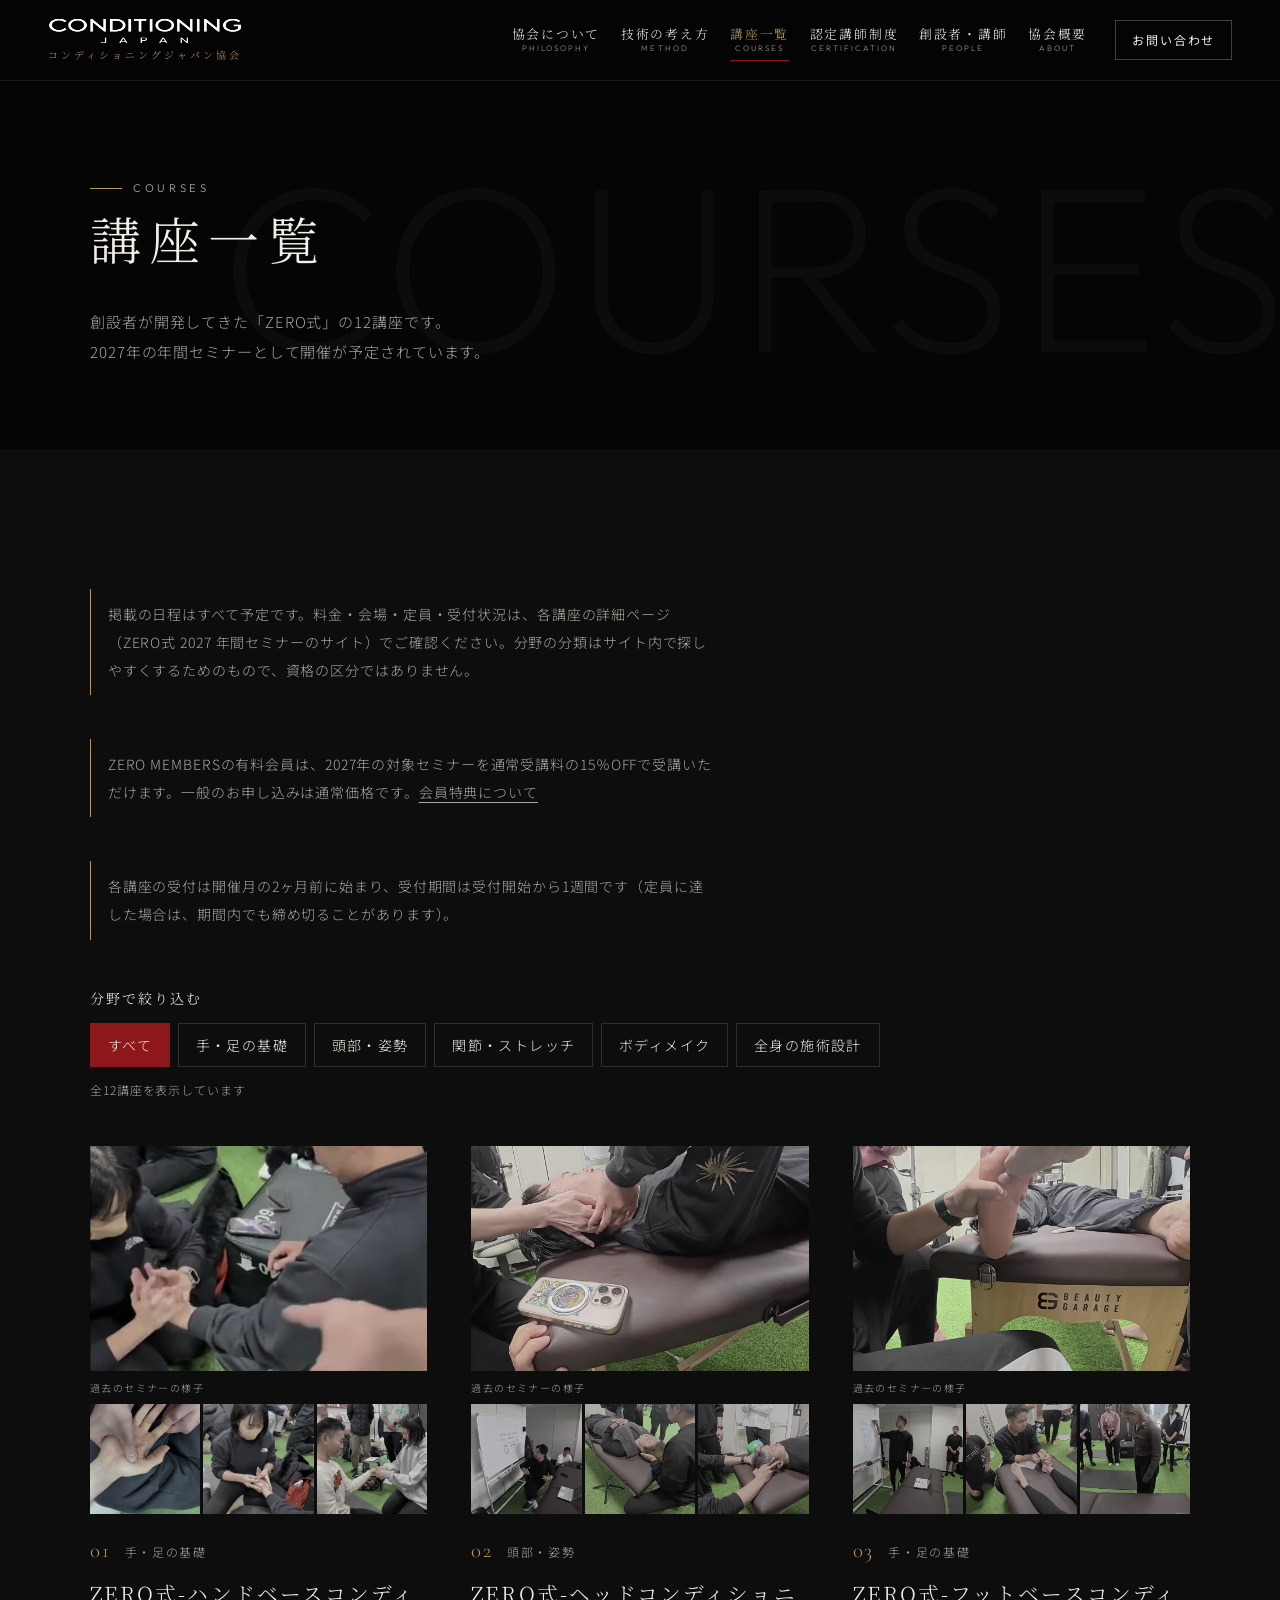
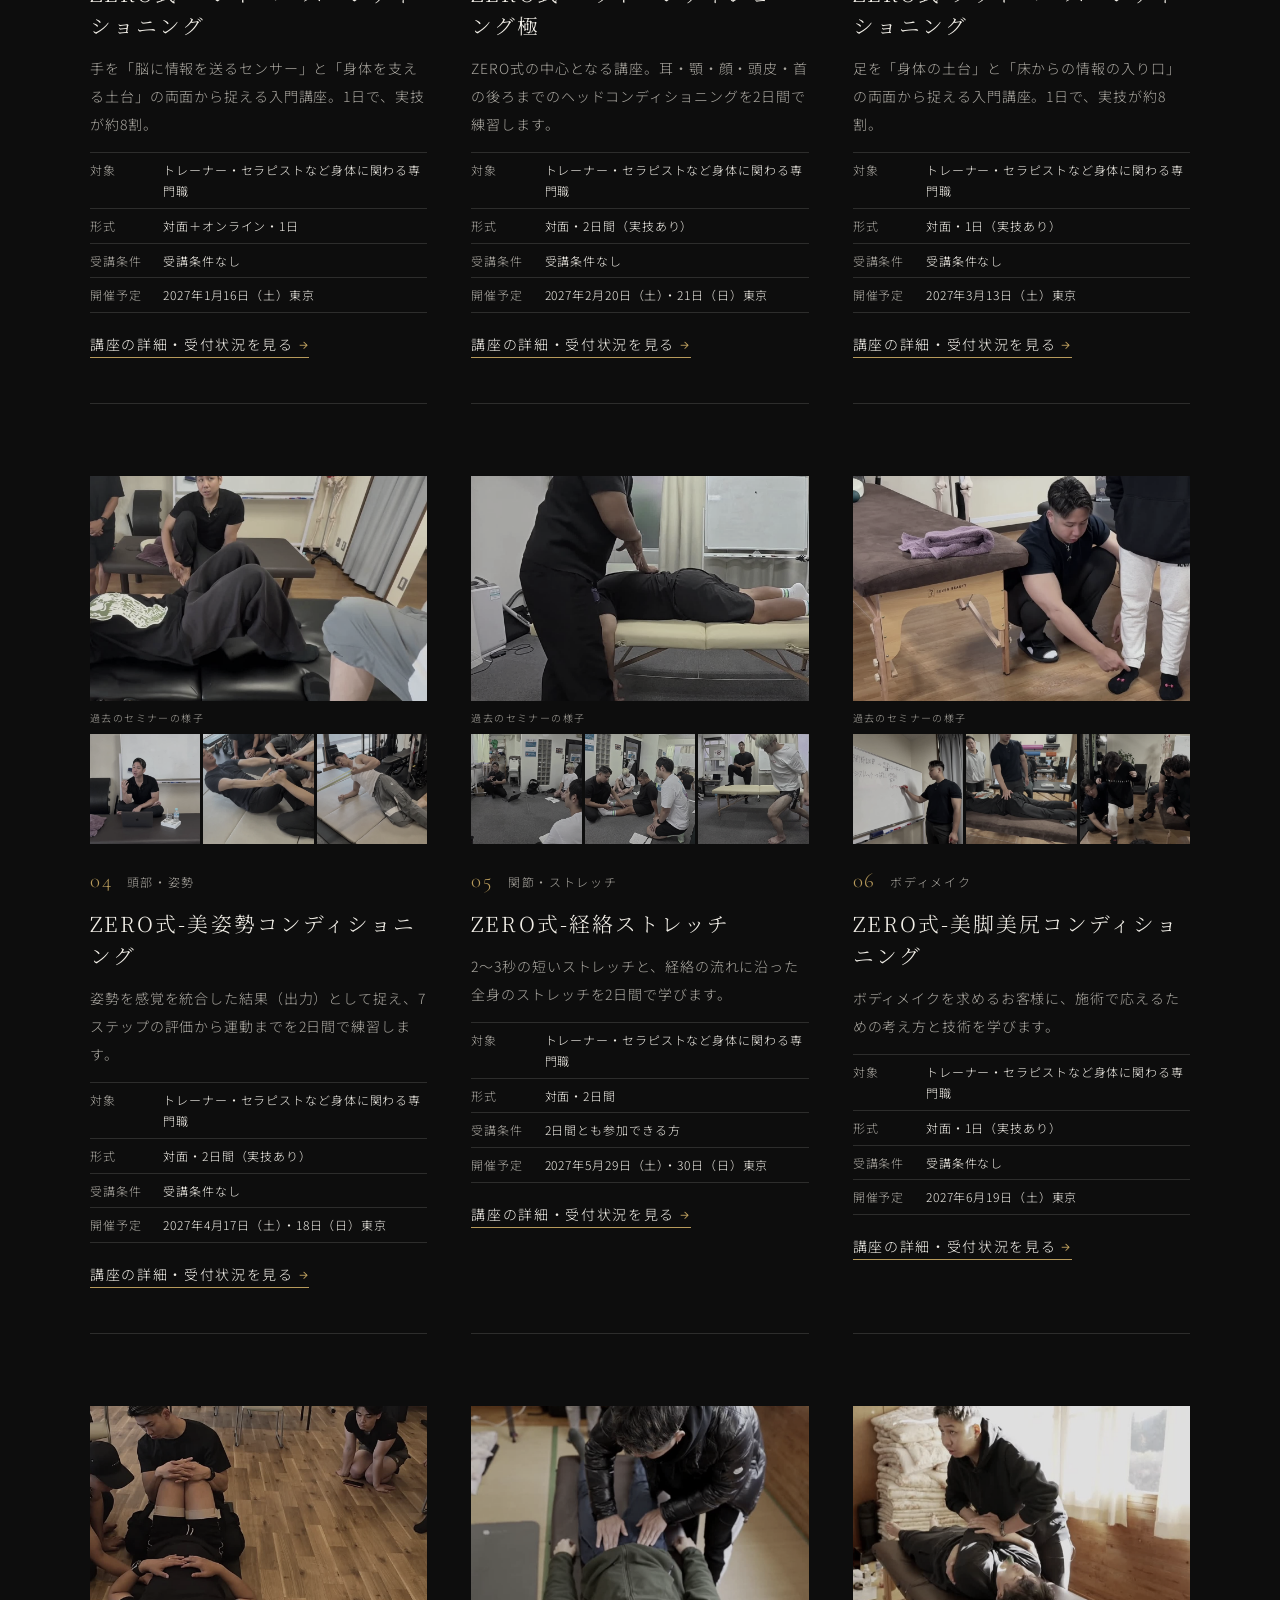
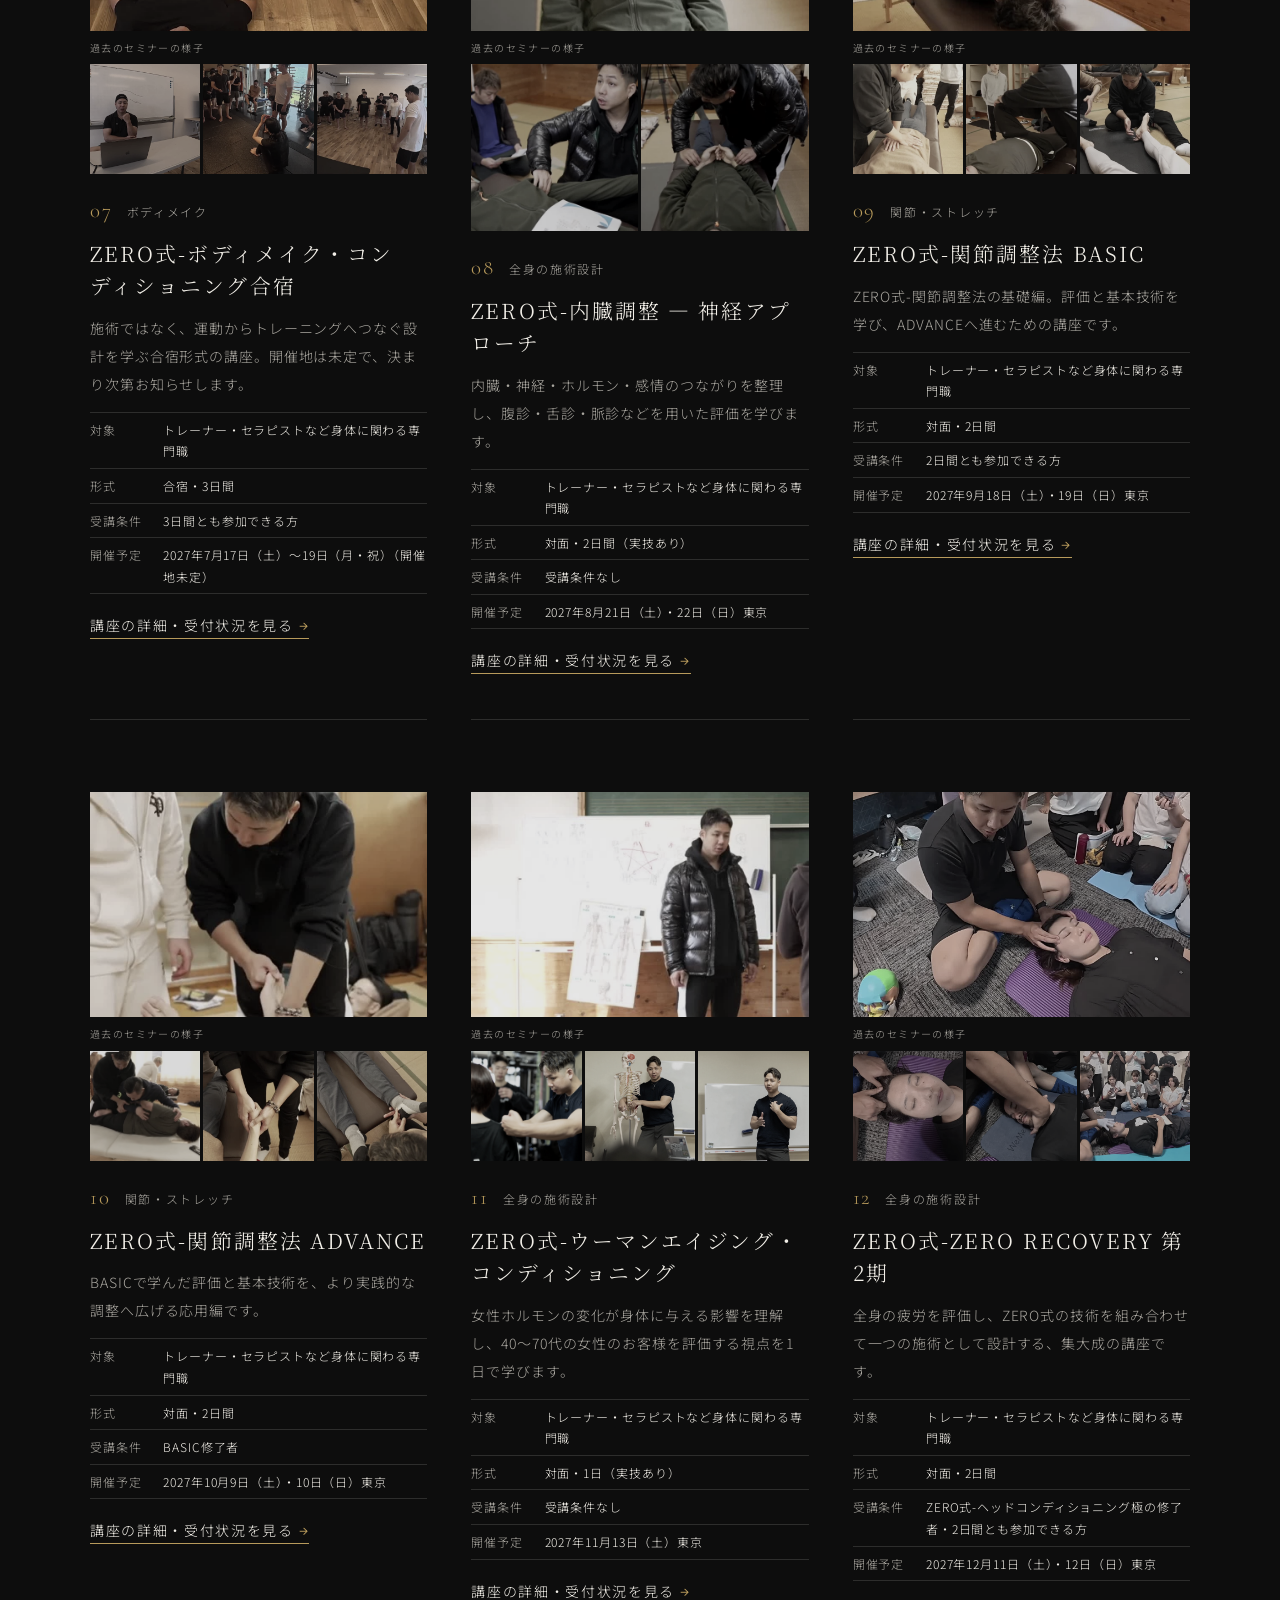
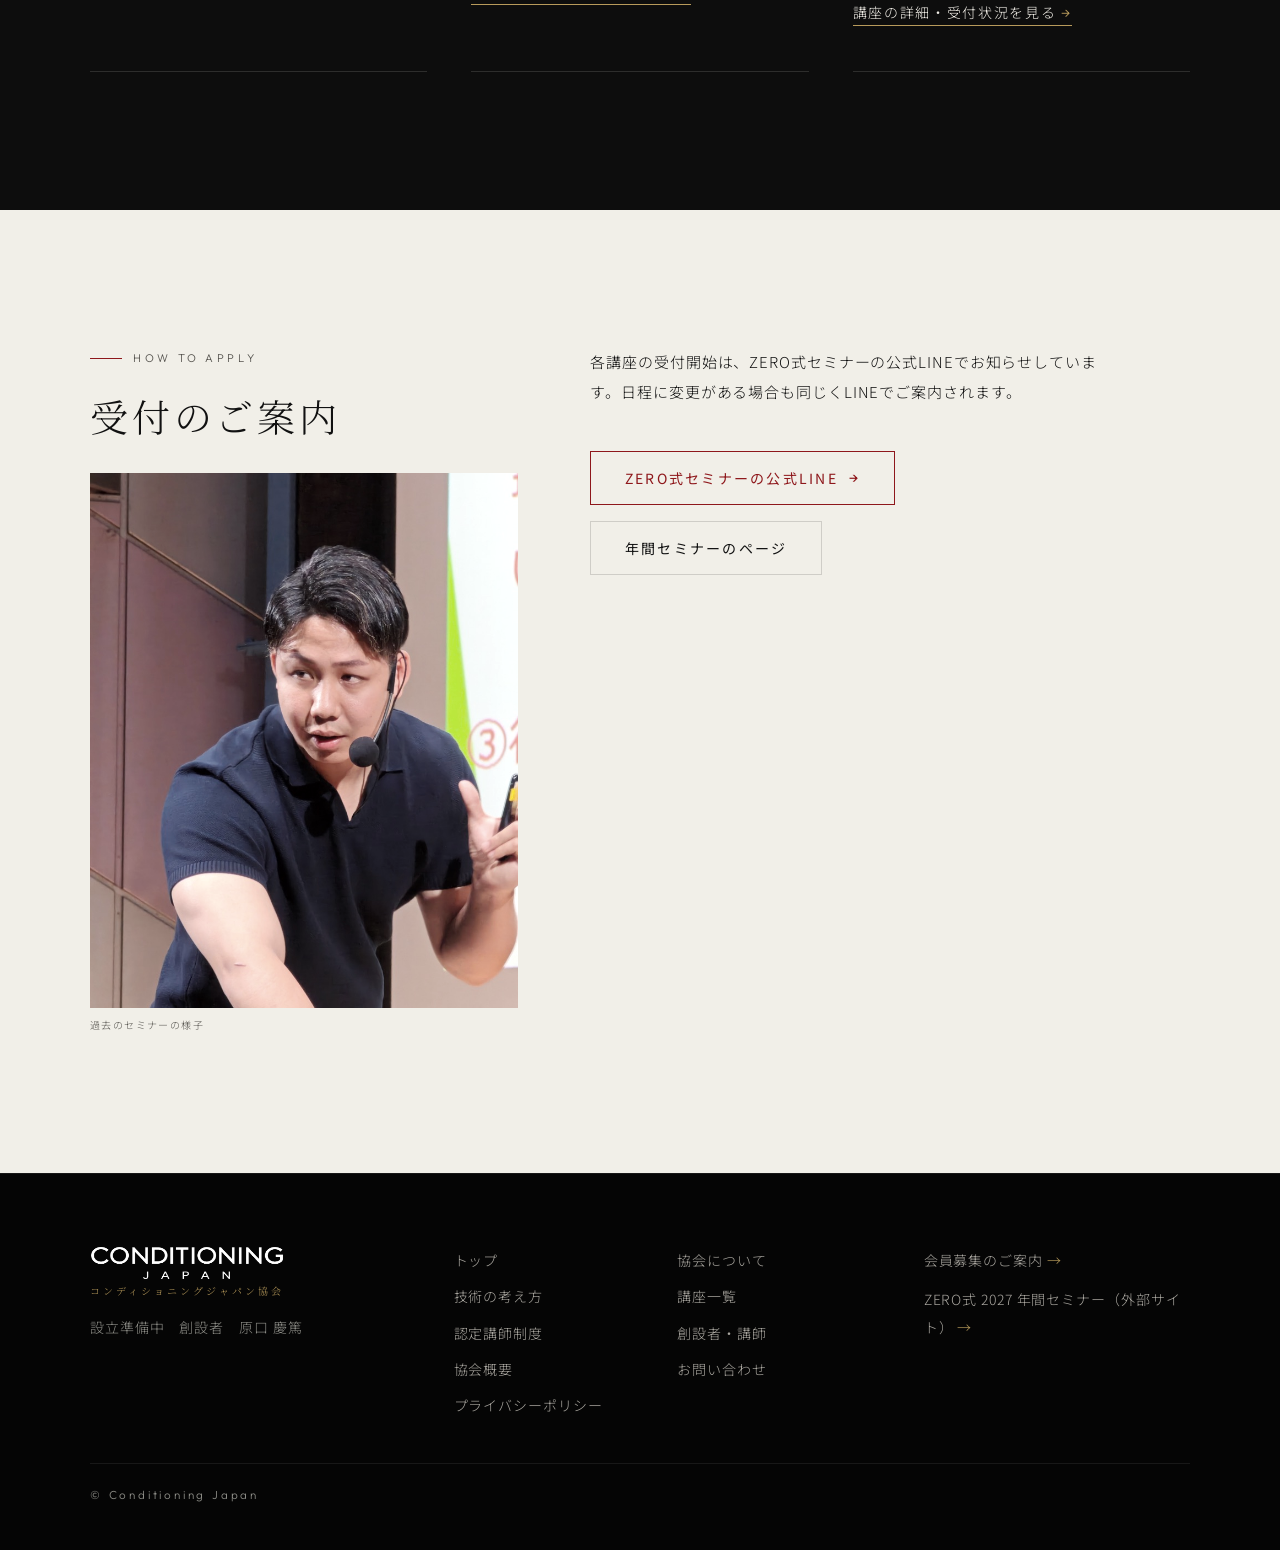
<file: courses/index.html>
<!doctype html>
<html lang="ja">
<head>
<meta charset="utf-8">
<meta name="viewport" content="width=device-width, initial-scale=1, viewport-fit=cover">
<title>講座一覧｜コンディショニングジャパン協会</title>
<meta name="description" content="ZERO式の12講座（ハンド・ヘッド・フット・美姿勢・経絡ストレッチ・美脚美尻・合宿・内臓調整・関節調整法・ウーマンエイジング・ZERO RECOVERY）の内容・対象・形式の一覧。">
<link rel="canonical" href="https://noriatsu3377-hue.github.io/conditioning-japan/courses/">
<meta property="og:url" content="https://noriatsu3377-hue.github.io/conditioning-japan/courses/">
<meta property="og:type" content="article">
<meta property="og:title" content="講座一覧｜コンディショニングジャパン協会">
<meta property="og:description" content="ZERO式の12講座（ハンド・ヘッド・フット・美姿勢・経絡ストレッチ・美脚美尻・合宿・内臓調整・関節調整法・ウーマンエイジング・ZERO RECOVERY）の内容・対象・形式の一覧。">
<meta property="og:site_name" content="コンディショニングジャパン協会">
<meta property="og:image" content="https://noriatsu3377-hue.github.io/conditioning-japan/assets/img/ogp.png">
<meta name="theme-color" content="#101923">
<meta name="twitter:card" content="summary_large_image">
<link rel="icon" type="image/png" href="../assets/img/favicon.png">
<link rel="apple-touch-icon" href="../assets/img/apple-touch-icon.png">

<link rel="preconnect" href="https://fonts.googleapis.com">
<link rel="preconnect" href="https://fonts.gstatic.com" crossorigin>
<link rel="stylesheet" href="https://fonts.googleapis.com/css2?family=Cormorant+Garamond:wght@300;400&family=Noto+Sans+JP:wght@300;400;500&family=Noto+Serif+JP:wght@300;400;500&family=Outfit:wght@200;300&display=swap">
<link rel="stylesheet" href="../assets/css/style.css">
<script>document.documentElement.classList.add("js")</script>


</head>
<body class="">

<a class="skip-link" href="#main">本文へ移動</a>

<header class="site-header" data-header>
  <div class="header-inner">
    <a class="wordmark" href="../" aria-label="コンディショニングジャパン協会 トップへ">
      <img class="wordmark-logo" src="../assets/img/logo-cj.png" alt="CONDITIONING JAPAN" width="720" height="145">
      <span class="wordmark-ja">コンディショニングジャパン協会</span>
    </a>
    <nav class="gnav" aria-label="メインメニュー">
      <ul><li><a href="../philosophy/"><span class="nav-ja">協会について</span><span class="nav-en" aria-hidden="true">Philosophy</span></a></li><li><a href="../method/"><span class="nav-ja">技術の考え方</span><span class="nav-en" aria-hidden="true">Method</span></a></li><li><a href="../courses/" aria-current="page"><span class="nav-ja">講座一覧</span><span class="nav-en" aria-hidden="true">Courses</span></a></li><li><a href="../certification/"><span class="nav-ja">認定講師制度</span><span class="nav-en" aria-hidden="true">Certification</span></a></li><li><a href="../people/"><span class="nav-ja">創設者・講師</span><span class="nav-en" aria-hidden="true">People</span></a></li><li><a href="../about/"><span class="nav-ja">協会概要</span><span class="nav-en" aria-hidden="true">About</span></a></li></ul>
      <a class="btn btn-sm btn-line-light" href="../contact/">お問い合わせ</a>
    </nav>
    <button class="menu-btn" type="button" aria-expanded="false" aria-controls="drawer" aria-label="メニューを開く" data-menu-btn>
      <span class="menu-bars" aria-hidden="true"><span></span><span></span><span></span></span>
    </button>
  </div>
  <div class="drawer" id="drawer" hidden data-drawer role="dialog" aria-modal="true" aria-label="メニュー">
    <nav aria-label="メニュー">
      <ul>
        <li><a href="../">トップ</a></li>
        <li><a href="../philosophy/"><span class="nav-ja">協会について</span><span class="nav-en" aria-hidden="true">Philosophy</span></a></li><li><a href="../method/"><span class="nav-ja">技術の考え方</span><span class="nav-en" aria-hidden="true">Method</span></a></li><li><a href="../courses/" aria-current="page"><span class="nav-ja">講座一覧</span><span class="nav-en" aria-hidden="true">Courses</span></a></li><li><a href="../certification/"><span class="nav-ja">認定講師制度</span><span class="nav-en" aria-hidden="true">Certification</span></a></li><li><a href="../people/"><span class="nav-ja">創設者・講師</span><span class="nav-en" aria-hidden="true">People</span></a></li><li><a href="../about/"><span class="nav-ja">協会概要</span><span class="nav-en" aria-hidden="true">About</span></a></li>
        <li><a href="../contact/"><span class="nav-ja">お問い合わせ</span><span class="nav-en" aria-hidden="true">Contact</span></a></li>
      </ul>
      <a class="drawer-lp" href="https://noriatsu3377-hue.github.io/conditioning-japan-instructor/">会員募集のご案内 →</a>
    </nav>
  </div>
</header>
<main id="main">
<header class="page-head" data-wm="COURSES">
  <div class="container">
    <p class="eyebrow">Courses</p>
    <h1>講座一覧</h1>
    <p>創設者が開発してきた「ZERO式」の12講座です。<br>2027年の年間セミナーとして開催が予定されています。</p>
  </div>
</header>

<section class="section" aria-labelledby="list-title">
  <div class="container">
    <h2 class="sr-only" id="list-title">講座の一覧</h2>
    <p class="notice" style="margin-bottom:var(--sp-4)">掲載の日程はすべて予定です。料金・会場・定員・受付状況は、各講座の詳細ページ（ZERO式 2027 年間セミナーのサイト）でご確認ください。分野の分類はサイト内で探しやすくするためのもので、資格の区分ではありません。</p>
    <p class="notice" style="margin-bottom:var(--sp-4)">ZERO MEMBERSの有料会員は、2027年の対象セミナーを通常受講料の15％OFFで受講いただけます。一般のお申し込みは通常価格です。<a href="https://noriatsu3377-hue.github.io/zero-seminar-2027/#members" rel="noopener">会員特典について<span class="sr-only">（外部サイト）</span></a></p>
    <p class="notice" style="margin-bottom:var(--sp-4)">各講座の受付は開催月の2ヶ月前に始まり、受付期間は受付開始から1週間です（定員に達した場合は、期間内でも締め切ることがあります）。</p>
    
    
<div class="filter" data-filter>
  <p class="filter-label" id="filter-label">分野で絞り込む</p>
  <div class="filter-buttons" role="group" aria-labelledby="filter-label">
    <button type="button" class="chip" aria-pressed="true" data-filter-btn="all">すべて</button>
    <button type="button" class="chip" aria-pressed="false" data-filter-btn="base">手・足の基礎</button><button type="button" class="chip" aria-pressed="false" data-filter-btn="head">頭部・姿勢</button><button type="button" class="chip" aria-pressed="false" data-filter-btn="joint">関節・ストレッチ</button><button type="button" class="chip" aria-pressed="false" data-filter-btn="bodymake">ボディメイク</button><button type="button" class="chip" aria-pressed="false" data-filter-btn="design">全身の施術設計</button>
  </div>
  <p class="filter-status" aria-live="polite" data-filter-status>全12講座を表示しています</p>
</div>
<ul class="course-list" data-course-list>
<li class="course" data-category="base">
  <article>
    <figure class="course-photo"><img src="../assets/img/hands-main.jpg" alt="ZERO式-ハンドベースコンディショニング" width="1200" height="900" loading="lazy" decoding="async"><figcaption>過去のセミナーの様子</figcaption></figure><div class="course-strip"><img src="../assets/img/hands-1.jpg" alt="ZERO式-ハンドベースコンディショニングの講座の様子（1）" width="800" height="800" loading="lazy" decoding="async"><img src="../assets/img/hands-2.jpg" alt="ZERO式-ハンドベースコンディショニングの講座の様子（2）" width="800" height="800" loading="lazy" decoding="async"><img src="../assets/img/hands-3.jpg" alt="ZERO式-ハンドベースコンディショニングの講座の様子（3）" width="800" height="800" loading="lazy" decoding="async"></div>
    <div class="course-body">
      <p class="course-meta"><span class="course-no">01</span><span class="course-cat">手・足の基礎</span></p>
      <h3 class="course-name">ZERO式-ハンドベースコンディショニング</h3>
      <p class="course-summary">手を「脳に情報を送るセンサー」と「身体を支える土台」の両面から捉える入門講座。1日で、実技が約8割。</p>
      <dl class="course-facts">
        <div><dt>対象</dt><dd>トレーナー・セラピストなど身体に関わる専門職</dd></div>
        <div><dt>形式</dt><dd>対面＋オンライン・1日</dd></div>
        <div><dt>受講条件</dt><dd>受講条件なし</dd></div>
        <div><dt>開催予定</dt><dd>2027年1月16日（土）東京</dd></div>
      </dl>
      
      <a class="text-link" href="https://noriatsu3377-hue.github.io/zero-seminar-2027/seminars/hands/" rel="noopener">講座の詳細・受付状況を見る<span class="sr-only">（ZERO式-ハンドベースコンディショニング・外部サイト）</span></a>
    </div>
  </article>
</li>
<li class="course" data-category="head">
  <article>
    <figure class="course-photo"><img src="../assets/img/kiwami-main.jpg" alt="ZERO式-ヘッドコンディショニング極" width="1200" height="900" loading="lazy" decoding="async"><figcaption>過去のセミナーの様子</figcaption></figure><div class="course-strip"><img src="../assets/img/kiwami-1.jpg" alt="ZERO式-ヘッドコンディショニング極の講座の様子（1）" width="800" height="800" loading="lazy" decoding="async"><img src="../assets/img/kiwami-2.jpg" alt="ZERO式-ヘッドコンディショニング極の講座の様子（2）" width="800" height="800" loading="lazy" decoding="async"><img src="../assets/img/kiwami-3.jpg" alt="ZERO式-ヘッドコンディショニング極の講座の様子（3）" width="800" height="800" loading="lazy" decoding="async"></div>
    <div class="course-body">
      <p class="course-meta"><span class="course-no">02</span><span class="course-cat">頭部・姿勢</span></p>
      <h3 class="course-name">ZERO式-ヘッドコンディショニング極</h3>
      <p class="course-summary">ZERO式の中心となる講座。耳・顎・顔・頭皮・首の後ろまでのヘッドコンディショニングを2日間で練習します。</p>
      <dl class="course-facts">
        <div><dt>対象</dt><dd>トレーナー・セラピストなど身体に関わる専門職</dd></div>
        <div><dt>形式</dt><dd>対面・2日間（実技あり）</dd></div>
        <div><dt>受講条件</dt><dd>受講条件なし</dd></div>
        <div><dt>開催予定</dt><dd>2027年2月20日（土）・21日（日）東京</dd></div>
      </dl>
      
      <a class="text-link" href="https://noriatsu3377-hue.github.io/zero-seminar-2027/seminars/kiwami/" rel="noopener">講座の詳細・受付状況を見る<span class="sr-only">（ZERO式-ヘッドコンディショニング極・外部サイト）</span></a>
    </div>
  </article>
</li>
<li class="course" data-category="base">
  <article>
    <figure class="course-photo"><img src="../assets/img/foot-main.jpg" alt="ZERO式-フットベースコンディショニング" width="1200" height="900" loading="lazy" decoding="async"><figcaption>過去のセミナーの様子</figcaption></figure><div class="course-strip"><img src="../assets/img/foot-1.jpg" alt="ZERO式-フットベースコンディショニングの講座の様子（1）" width="800" height="800" loading="lazy" decoding="async"><img src="../assets/img/foot-2.jpg" alt="ZERO式-フットベースコンディショニングの講座の様子（2）" width="800" height="800" loading="lazy" decoding="async"><img src="../assets/img/foot-3.jpg" alt="ZERO式-フットベースコンディショニングの講座の様子（3）" width="800" height="800" loading="lazy" decoding="async"></div>
    <div class="course-body">
      <p class="course-meta"><span class="course-no">03</span><span class="course-cat">手・足の基礎</span></p>
      <h3 class="course-name">ZERO式-フットベースコンディショニング</h3>
      <p class="course-summary">足を「身体の土台」と「床からの情報の入り口」の両面から捉える入門講座。1日で、実技が約8割。</p>
      <dl class="course-facts">
        <div><dt>対象</dt><dd>トレーナー・セラピストなど身体に関わる専門職</dd></div>
        <div><dt>形式</dt><dd>対面・1日（実技あり）</dd></div>
        <div><dt>受講条件</dt><dd>受講条件なし</dd></div>
        <div><dt>開催予定</dt><dd>2027年3月13日（土）東京</dd></div>
      </dl>
      
      <a class="text-link" href="https://noriatsu3377-hue.github.io/zero-seminar-2027/seminars/foot/" rel="noopener">講座の詳細・受付状況を見る<span class="sr-only">（ZERO式-フットベースコンディショニング・外部サイト）</span></a>
    </div>
  </article>
</li>
<li class="course" data-category="head">
  <article>
    <figure class="course-photo"><img src="../assets/img/posture-main.jpg" alt="ZERO式-美姿勢コンディショニング" width="1200" height="900" loading="lazy" decoding="async"><figcaption>過去のセミナーの様子</figcaption></figure><div class="course-strip"><img src="../assets/img/posture-1.jpg" alt="ZERO式-美姿勢コンディショニングの講座の様子（1）" width="800" height="800" loading="lazy" decoding="async"><img src="../assets/img/posture-2.jpg" alt="ZERO式-美姿勢コンディショニングの講座の様子（2）" width="800" height="800" loading="lazy" decoding="async"><img src="../assets/img/posture-3.jpg" alt="ZERO式-美姿勢コンディショニングの講座の様子（3）" width="800" height="800" loading="lazy" decoding="async"></div>
    <div class="course-body">
      <p class="course-meta"><span class="course-no">04</span><span class="course-cat">頭部・姿勢</span></p>
      <h3 class="course-name">ZERO式-美姿勢コンディショニング</h3>
      <p class="course-summary">姿勢を感覚を統合した結果（出力）として捉え、7ステップの評価から運動までを2日間で練習します。</p>
      <dl class="course-facts">
        <div><dt>対象</dt><dd>トレーナー・セラピストなど身体に関わる専門職</dd></div>
        <div><dt>形式</dt><dd>対面・2日間（実技あり）</dd></div>
        <div><dt>受講条件</dt><dd>受講条件なし</dd></div>
        <div><dt>開催予定</dt><dd>2027年4月17日（土）・18日（日）東京</dd></div>
      </dl>
      
      <a class="text-link" href="https://noriatsu3377-hue.github.io/zero-seminar-2027/seminars/posture/" rel="noopener">講座の詳細・受付状況を見る<span class="sr-only">（ZERO式-美姿勢コンディショニング・外部サイト）</span></a>
    </div>
  </article>
</li>
<li class="course" data-category="joint">
  <article>
    <figure class="course-photo"><img src="../assets/img/keiraku-main.jpg" alt="ZERO式-経絡ストレッチ" width="1200" height="900" loading="lazy" decoding="async"><figcaption>過去のセミナーの様子</figcaption></figure><div class="course-strip"><img src="../assets/img/keiraku-1.jpg" alt="ZERO式-経絡ストレッチの講座の様子（1）" width="800" height="800" loading="lazy" decoding="async"><img src="../assets/img/keiraku-2.jpg" alt="ZERO式-経絡ストレッチの講座の様子（2）" width="800" height="800" loading="lazy" decoding="async"><img src="../assets/img/keiraku-3.jpg" alt="ZERO式-経絡ストレッチの講座の様子（3）" width="800" height="800" loading="lazy" decoding="async"></div>
    <div class="course-body">
      <p class="course-meta"><span class="course-no">05</span><span class="course-cat">関節・ストレッチ</span></p>
      <h3 class="course-name">ZERO式-経絡ストレッチ</h3>
      <p class="course-summary">2〜3秒の短いストレッチと、経絡の流れに沿った全身のストレッチを2日間で学びます。</p>
      <dl class="course-facts">
        <div><dt>対象</dt><dd>トレーナー・セラピストなど身体に関わる専門職</dd></div>
        <div><dt>形式</dt><dd>対面・2日間</dd></div>
        <div><dt>受講条件</dt><dd>2日間とも参加できる方</dd></div>
        <div><dt>開催予定</dt><dd>2027年5月29日（土）・30日（日）東京</dd></div>
      </dl>
      
      <a class="text-link" href="https://noriatsu3377-hue.github.io/zero-seminar-2027/seminars/keiraku/" rel="noopener">講座の詳細・受付状況を見る<span class="sr-only">（ZERO式-経絡ストレッチ・外部サイト）</span></a>
    </div>
  </article>
</li>
<li class="course" data-category="bodymake">
  <article>
    <figure class="course-photo"><img src="../assets/img/bikyaku-assessment.jpg" alt="ZERO式-美脚美尻コンディショニング" width="1200" height="900" loading="lazy" decoding="async"><figcaption>過去のセミナーの様子</figcaption></figure><div class="course-strip"><img src="../assets/img/bikyaku-1.jpg" alt="ZERO式-美脚美尻コンディショニングの講座の様子（1）" width="800" height="800" loading="lazy" decoding="async"><img src="../assets/img/bikyaku-2.jpg" alt="ZERO式-美脚美尻コンディショニングの講座の様子（2）" width="800" height="800" loading="lazy" decoding="async"><img src="../assets/img/bikyaku-3.jpg" alt="ZERO式-美脚美尻コンディショニングの講座の様子（3）" width="800" height="800" loading="lazy" decoding="async"></div>
    <div class="course-body">
      <p class="course-meta"><span class="course-no">06</span><span class="course-cat">ボディメイク</span></p>
      <h3 class="course-name">ZERO式-美脚美尻コンディショニング</h3>
      <p class="course-summary">ボディメイクを求めるお客様に、施術で応えるための考え方と技術を学びます。</p>
      <dl class="course-facts">
        <div><dt>対象</dt><dd>トレーナー・セラピストなど身体に関わる専門職</dd></div>
        <div><dt>形式</dt><dd>対面・1日（実技あり）</dd></div>
        <div><dt>受講条件</dt><dd>受講条件なし</dd></div>
        <div><dt>開催予定</dt><dd>2027年6月19日（土）東京</dd></div>
      </dl>
      
      <a class="text-link" href="https://noriatsu3377-hue.github.io/zero-seminar-2027/seminars/bikyaku/" rel="noopener">講座の詳細・受付状況を見る<span class="sr-only">（ZERO式-美脚美尻コンディショニング・外部サイト）</span></a>
    </div>
  </article>
</li>
<li class="course" data-category="bodymake">
  <article>
    <figure class="course-photo"><img src="../assets/img/gasshuku-main.jpg" alt="ZERO式-ボディメイク・コンディショニング合宿" width="1200" height="900" loading="lazy" decoding="async"><figcaption>過去のセミナーの様子</figcaption></figure><div class="course-strip"><img src="../assets/img/gasshuku-1.jpg" alt="ZERO式-ボディメイク・コンディショニング合宿の講座の様子（1）" width="800" height="800" loading="lazy" decoding="async"><img src="../assets/img/gasshuku-2.jpg" alt="ZERO式-ボディメイク・コンディショニング合宿の講座の様子（2）" width="800" height="800" loading="lazy" decoding="async"><img src="../assets/img/gasshuku-3.jpg" alt="ZERO式-ボディメイク・コンディショニング合宿の講座の様子（3）" width="800" height="800" loading="lazy" decoding="async"></div>
    <div class="course-body">
      <p class="course-meta"><span class="course-no">07</span><span class="course-cat">ボディメイク</span></p>
      <h3 class="course-name">ZERO式-ボディメイク・コンディショニング合宿</h3>
      <p class="course-summary">施術ではなく、運動からトレーニングへつなぐ設計を学ぶ合宿形式の講座。開催地は未定で、決まり次第お知らせします。</p>
      <dl class="course-facts">
        <div><dt>対象</dt><dd>トレーナー・セラピストなど身体に関わる専門職</dd></div>
        <div><dt>形式</dt><dd>合宿・3日間</dd></div>
        <div><dt>受講条件</dt><dd>3日間とも参加できる方</dd></div>
        <div><dt>開催予定</dt><dd>2027年7月17日（土）〜19日（月・祝）（開催地未定）</dd></div>
      </dl>
      
      <a class="text-link" href="https://noriatsu3377-hue.github.io/zero-seminar-2027/seminars/gasshuku/" rel="noopener">講座の詳細・受付状況を見る<span class="sr-only">（ZERO式-ボディメイク・コンディショニング合宿・外部サイト）</span></a>
    </div>
  </article>
</li>
<li class="course" data-category="design">
  <article>
    <figure class="course-photo"><img src="../assets/img/naizou-main.jpg" alt="ZERO式-内臓調整 ― 神経アプローチ" width="1200" height="900" loading="lazy" decoding="async"><figcaption>過去のセミナーの様子</figcaption></figure><div class="course-strip"><img src="../assets/img/naizou-1.jpg" alt="ZERO式-内臓調整 ― 神経アプローチの講座の様子（1）" width="800" height="800" loading="lazy" decoding="async"><img src="../assets/img/naizou-2.jpg" alt="ZERO式-内臓調整 ― 神経アプローチの講座の様子（2）" width="800" height="800" loading="lazy" decoding="async"></div>
    <div class="course-body">
      <p class="course-meta"><span class="course-no">08</span><span class="course-cat">全身の施術設計</span></p>
      <h3 class="course-name">ZERO式-内臓調整 ― 神経アプローチ</h3>
      <p class="course-summary">内臓・神経・ホルモン・感情のつながりを整理し、腹診・舌診・脈診などを用いた評価を学びます。</p>
      <dl class="course-facts">
        <div><dt>対象</dt><dd>トレーナー・セラピストなど身体に関わる専門職</dd></div>
        <div><dt>形式</dt><dd>対面・2日間（実技あり）</dd></div>
        <div><dt>受講条件</dt><dd>受講条件なし</dd></div>
        <div><dt>開催予定</dt><dd>2027年8月21日（土）・22日（日）東京</dd></div>
      </dl>
      
      <a class="text-link" href="https://noriatsu3377-hue.github.io/zero-seminar-2027/seminars/naizou/" rel="noopener">講座の詳細・受付状況を見る<span class="sr-only">（ZERO式-内臓調整 ― 神経アプローチ・外部サイト）</span></a>
    </div>
  </article>
</li>
<li class="course" data-category="joint">
  <article>
    <figure class="course-photo"><img src="../assets/img/kansetsu-basic-main.jpg" alt="ZERO式-関節調整法 BASIC" width="1200" height="900" loading="lazy" decoding="async"><figcaption>過去のセミナーの様子</figcaption></figure><div class="course-strip"><img src="../assets/img/kansetsu-basic-1.jpg" alt="ZERO式-関節調整法 BASICの講座の様子（1）" width="800" height="800" loading="lazy" decoding="async"><img src="../assets/img/kansetsu-basic-2.jpg" alt="ZERO式-関節調整法 BASICの講座の様子（2）" width="800" height="800" loading="lazy" decoding="async"><img src="../assets/img/kansetsu-basic-3.jpg" alt="ZERO式-関節調整法 BASICの講座の様子（3）" width="800" height="800" loading="lazy" decoding="async"></div>
    <div class="course-body">
      <p class="course-meta"><span class="course-no">09</span><span class="course-cat">関節・ストレッチ</span></p>
      <h3 class="course-name">ZERO式-関節調整法 BASIC</h3>
      <p class="course-summary">ZERO式-関節調整法の基礎編。評価と基本技術を学び、ADVANCEへ進むための講座です。</p>
      <dl class="course-facts">
        <div><dt>対象</dt><dd>トレーナー・セラピストなど身体に関わる専門職</dd></div>
        <div><dt>形式</dt><dd>対面・2日間</dd></div>
        <div><dt>受講条件</dt><dd>2日間とも参加できる方</dd></div>
        <div><dt>開催予定</dt><dd>2027年9月18日（土）・19日（日）東京</dd></div>
      </dl>
      
      <a class="text-link" href="https://noriatsu3377-hue.github.io/zero-seminar-2027/seminars/kansetsu-basic/" rel="noopener">講座の詳細・受付状況を見る<span class="sr-only">（ZERO式-関節調整法 BASIC・外部サイト）</span></a>
    </div>
  </article>
</li>
<li class="course" data-category="joint">
  <article>
    <figure class="course-photo"><img src="../assets/img/kansetsu-advance-3.jpg" alt="ZERO式-関節調整法 ADVANCE" width="800" height="800" loading="lazy" decoding="async"><figcaption>過去のセミナーの様子</figcaption></figure><div class="course-strip"><img src="../assets/img/kansetsu-advance-main.jpg" alt="ZERO式-関節調整法 ADVANCEの講座の様子（1）" width="1200" height="900" loading="lazy" decoding="async"><img src="../assets/img/kansetsu-advance-1.jpg" alt="ZERO式-関節調整法 ADVANCEの講座の様子（2）" width="800" height="800" loading="lazy" decoding="async"><img src="../assets/img/kansetsu-advance-2.jpg" alt="ZERO式-関節調整法 ADVANCEの講座の様子（3）" width="800" height="800" loading="lazy" decoding="async"></div>
    <div class="course-body">
      <p class="course-meta"><span class="course-no">10</span><span class="course-cat">関節・ストレッチ</span></p>
      <h3 class="course-name">ZERO式-関節調整法 ADVANCE</h3>
      <p class="course-summary">BASICで学んだ評価と基本技術を、より実践的な調整へ広げる応用編です。</p>
      <dl class="course-facts">
        <div><dt>対象</dt><dd>トレーナー・セラピストなど身体に関わる専門職</dd></div>
        <div><dt>形式</dt><dd>対面・2日間</dd></div>
        <div><dt>受講条件</dt><dd>BASIC修了者</dd></div>
        <div><dt>開催予定</dt><dd>2027年10月9日（土）・10日（日）東京</dd></div>
      </dl>
      
      <a class="text-link" href="https://noriatsu3377-hue.github.io/zero-seminar-2027/seminars/kansetsu-advance/" rel="noopener">講座の詳細・受付状況を見る<span class="sr-only">（ZERO式-関節調整法 ADVANCE・外部サイト）</span></a>
    </div>
  </article>
</li>
<li class="course" data-category="design">
  <article>
    <figure class="course-photo"><img src="../assets/img/naizou-3.jpg" alt="ZERO式-ウーマンエイジング・コンディショニング" width="800" height="800" loading="lazy" decoding="async"><figcaption>過去のセミナーの様子</figcaption></figure><div class="course-strip"><img src="../assets/img/hero-assessment.jpg" alt="ZERO式-ウーマンエイジング・コンディショニングの講座の様子（1）" width="1600" height="1067" loading="lazy" decoding="async"><img src="../assets/img/lecture-skeleton.jpg" alt="ZERO式-ウーマンエイジング・コンディショニングの講座の様子（2）" width="800" height="1200" loading="lazy" decoding="async"><img src="../assets/img/lecture-talk.jpg" alt="ZERO式-ウーマンエイジング・コンディショニングの講座の様子（3）" width="800" height="1200" loading="lazy" decoding="async"></div>
    <div class="course-body">
      <p class="course-meta"><span class="course-no">11</span><span class="course-cat">全身の施術設計</span></p>
      <h3 class="course-name">ZERO式-ウーマンエイジング・コンディショニング</h3>
      <p class="course-summary">女性ホルモンの変化が身体に与える影響を理解し、40〜70代の女性のお客様を評価する視点を1日で学びます。</p>
      <dl class="course-facts">
        <div><dt>対象</dt><dd>トレーナー・セラピストなど身体に関わる専門職</dd></div>
        <div><dt>形式</dt><dd>対面・1日（実技あり）</dd></div>
        <div><dt>受講条件</dt><dd>受講条件なし</dd></div>
        <div><dt>開催予定</dt><dd>2027年11月13日（土）東京</dd></div>
      </dl>
      
      <a class="text-link" href="https://noriatsu3377-hue.github.io/zero-seminar-2027/seminars/woman-aging/" rel="noopener">講座の詳細・受付状況を見る<span class="sr-only">（ZERO式-ウーマンエイジング・コンディショニング・外部サイト）</span></a>
    </div>
  </article>
</li>
<li class="course" data-category="design">
  <article>
    <figure class="course-photo"><img src="../assets/img/zero-recovery-main.jpg" alt="ZERO式-ZERO RECOVERY 第2期" width="1200" height="900" loading="lazy" decoding="async"><figcaption>過去のセミナーの様子</figcaption></figure><div class="course-strip"><img src="../assets/img/zero-recovery-1.jpg" alt="ZERO式-ZERO RECOVERY 第2期の講座の様子（1）" width="800" height="800" loading="lazy" decoding="async"><img src="../assets/img/zero-recovery-2.jpg" alt="ZERO式-ZERO RECOVERY 第2期の講座の様子（2）" width="800" height="800" loading="lazy" decoding="async"><img src="../assets/img/zero-recovery-3.jpg" alt="ZERO式-ZERO RECOVERY 第2期の講座の様子（3）" width="800" height="800" loading="lazy" decoding="async"></div>
    <div class="course-body">
      <p class="course-meta"><span class="course-no">12</span><span class="course-cat">全身の施術設計</span></p>
      <h3 class="course-name">ZERO式-ZERO RECOVERY 第2期</h3>
      <p class="course-summary">全身の疲労を評価し、ZERO式の技術を組み合わせて一つの施術として設計する、集大成の講座です。</p>
      <dl class="course-facts">
        <div><dt>対象</dt><dd>トレーナー・セラピストなど身体に関わる専門職</dd></div>
        <div><dt>形式</dt><dd>対面・2日間</dd></div>
        <div><dt>受講条件</dt><dd>ZERO式-ヘッドコンディショニング極の修了者・2日間とも参加できる方</dd></div>
        <div><dt>開催予定</dt><dd>2027年12月11日（土）・12日（日）東京</dd></div>
      </dl>
      
      <a class="text-link" href="https://noriatsu3377-hue.github.io/zero-seminar-2027/seminars/zero-recovery/" rel="noopener">講座の詳細・受付状況を見る<span class="sr-only">（ZERO式-ZERO RECOVERY 第2期・外部サイト）</span></a>
    </div>
  </article>
</li></ul>
<div class="filter-empty" hidden data-filter-empty>
  <p>該当する講座がありません。</p>
  <button type="button" class="btn btn-ghost" data-filter-btn="all">絞り込みを解除する</button>
</div>
  </div>
</section>

<section class="section is-tint" aria-labelledby="apply-title">
  <div class="container split">
    <div>
      <p class="eyebrow">How to apply</p>
      <h2 class="h2" id="apply-title">受付のご案内</h2>
      <figure class="photo tall" style="margin-top:var(--sp-3)"><img src="../assets/img/stage-talk.jpg" alt="ステージで講演する原口慶篤" width="777" height="1010" loading="lazy" decoding="async"><figcaption>過去のセミナーの様子</figcaption></figure>
    </div>
    <div class="prose">
      <p>各講座の受付開始は、ZERO式セミナーの公式LINEでお知らせしています。日程に変更がある場合も同じくLINEでご案内されます。</p>
      <div class="btn-row">
        <a class="btn btn-primary" href="https://lin.ee/Tzghten" rel="noopener">ZERO式セミナーの公式LINE<span class="sr-only">（外部サイト）</span></a>
        <a class="btn btn-ghost" href="https://noriatsu3377-hue.github.io/zero-seminar-2027/" rel="noopener">年間セミナーのページ<span class="sr-only">（外部サイト）</span></a>
      </div>
    </div>
  </div>
</section>

</main>

<footer class="site-footer">
  <div class="container footer-grid">
    <div>
      <p class="wordmark wordmark-footer"><img class="wordmark-logo" src="../assets/img/logo-cj.png" alt="CONDITIONING JAPAN" width="720" height="145"><span class="wordmark-ja">コンディショニングジャパン協会</span></p>
      <p class="footer-note">設立準備中　創設者　原口 慶篤</p>
    </div>
    <nav aria-label="フッターメニュー">
      <ul class="footer-links">
        <li><a href="../">トップ</a></li>
        <li><a href="../philosophy/">協会について</a></li><li><a href="../method/">技術の考え方</a></li><li><a href="../courses/">講座一覧</a></li><li><a href="../certification/">認定講師制度</a></li><li><a href="../people/">創設者・講師</a></li><li><a href="../about/">協会概要</a></li>
        <li><a href="../contact/">お問い合わせ</a></li>
        <li><a href="../privacy/">プライバシーポリシー</a></li>
      </ul>
    </nav>
    <div class="footer-out">
      <a href="https://noriatsu3377-hue.github.io/conditioning-japan-instructor/">会員募集のご案内</a>
      <a href="https://noriatsu3377-hue.github.io/zero-seminar-2027/" rel="noopener">ZERO式 2027 年間セミナー（外部サイト）</a>
    </div>
  </div>
  <p class="container copyright"><small>© Conditioning Japan</small></p>
</footer>
<script src="../assets/js/main.js" defer></script>
</body>
</html>
</file>
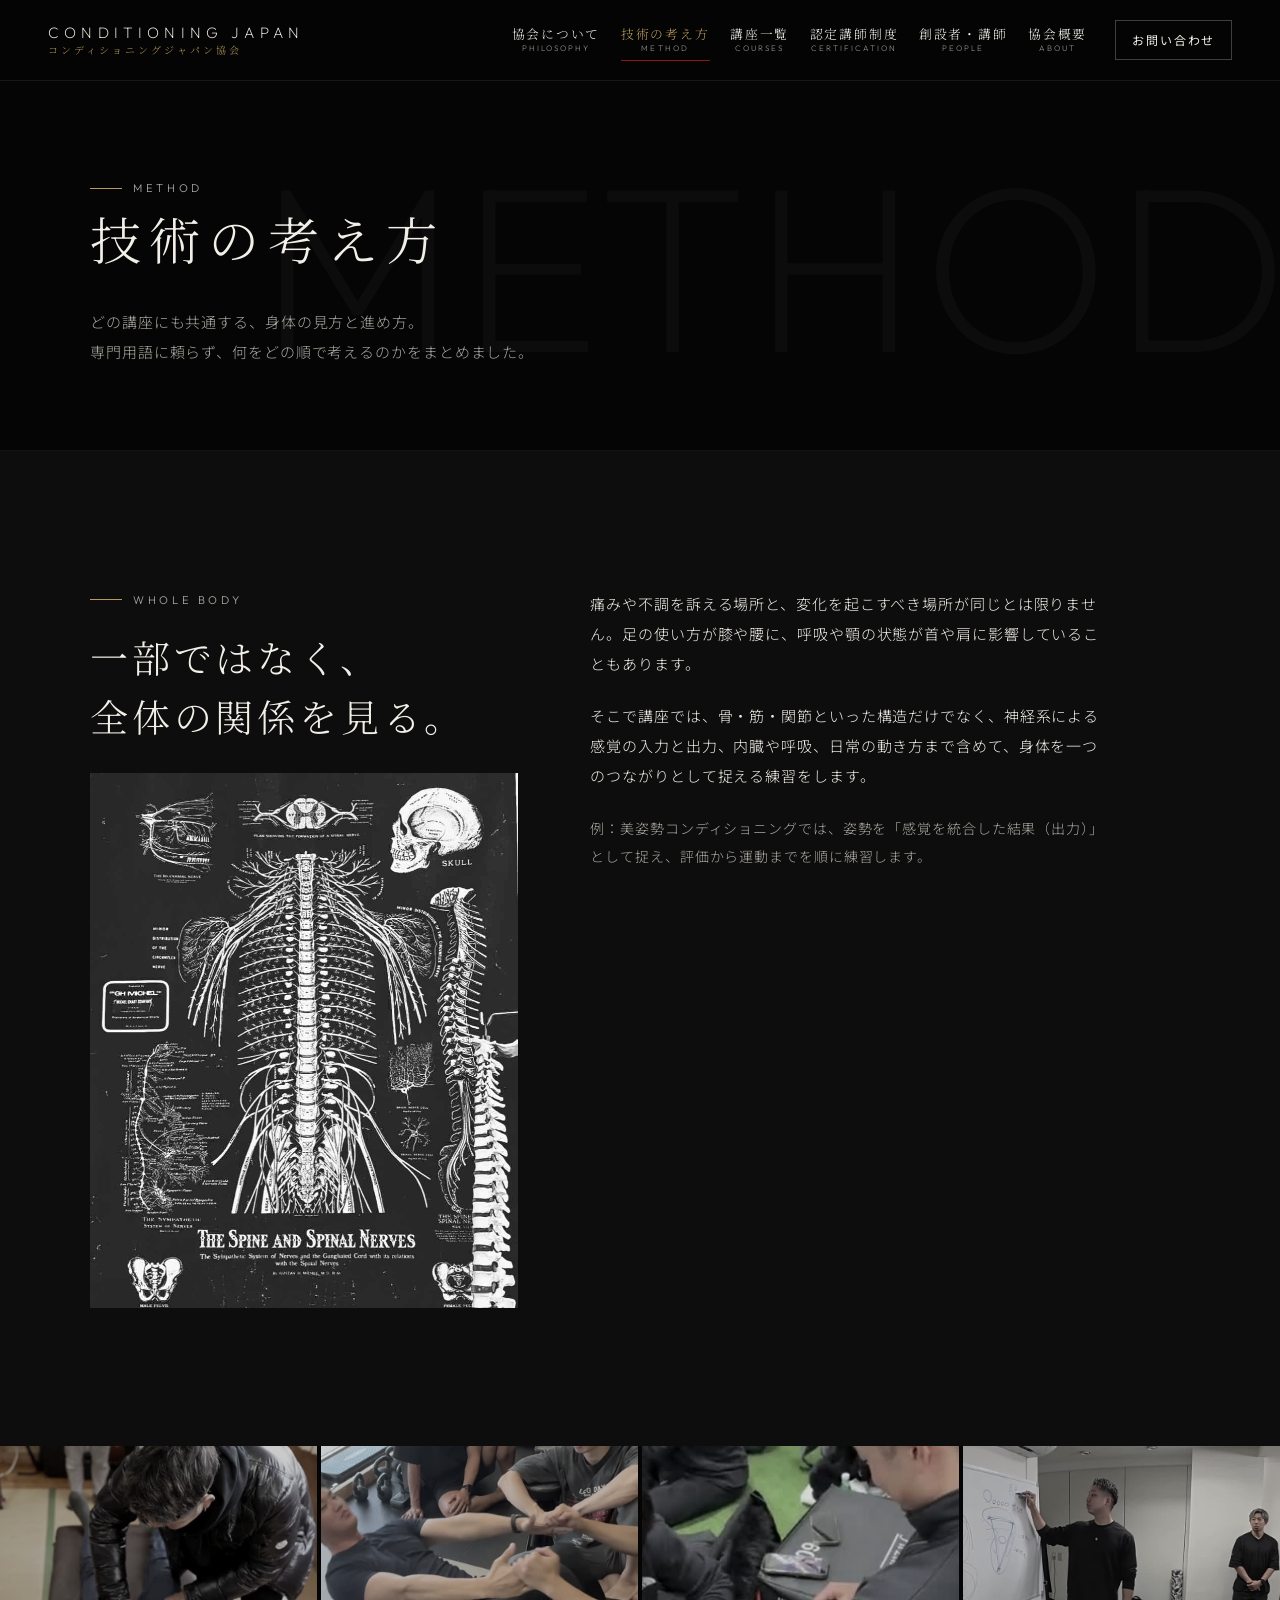
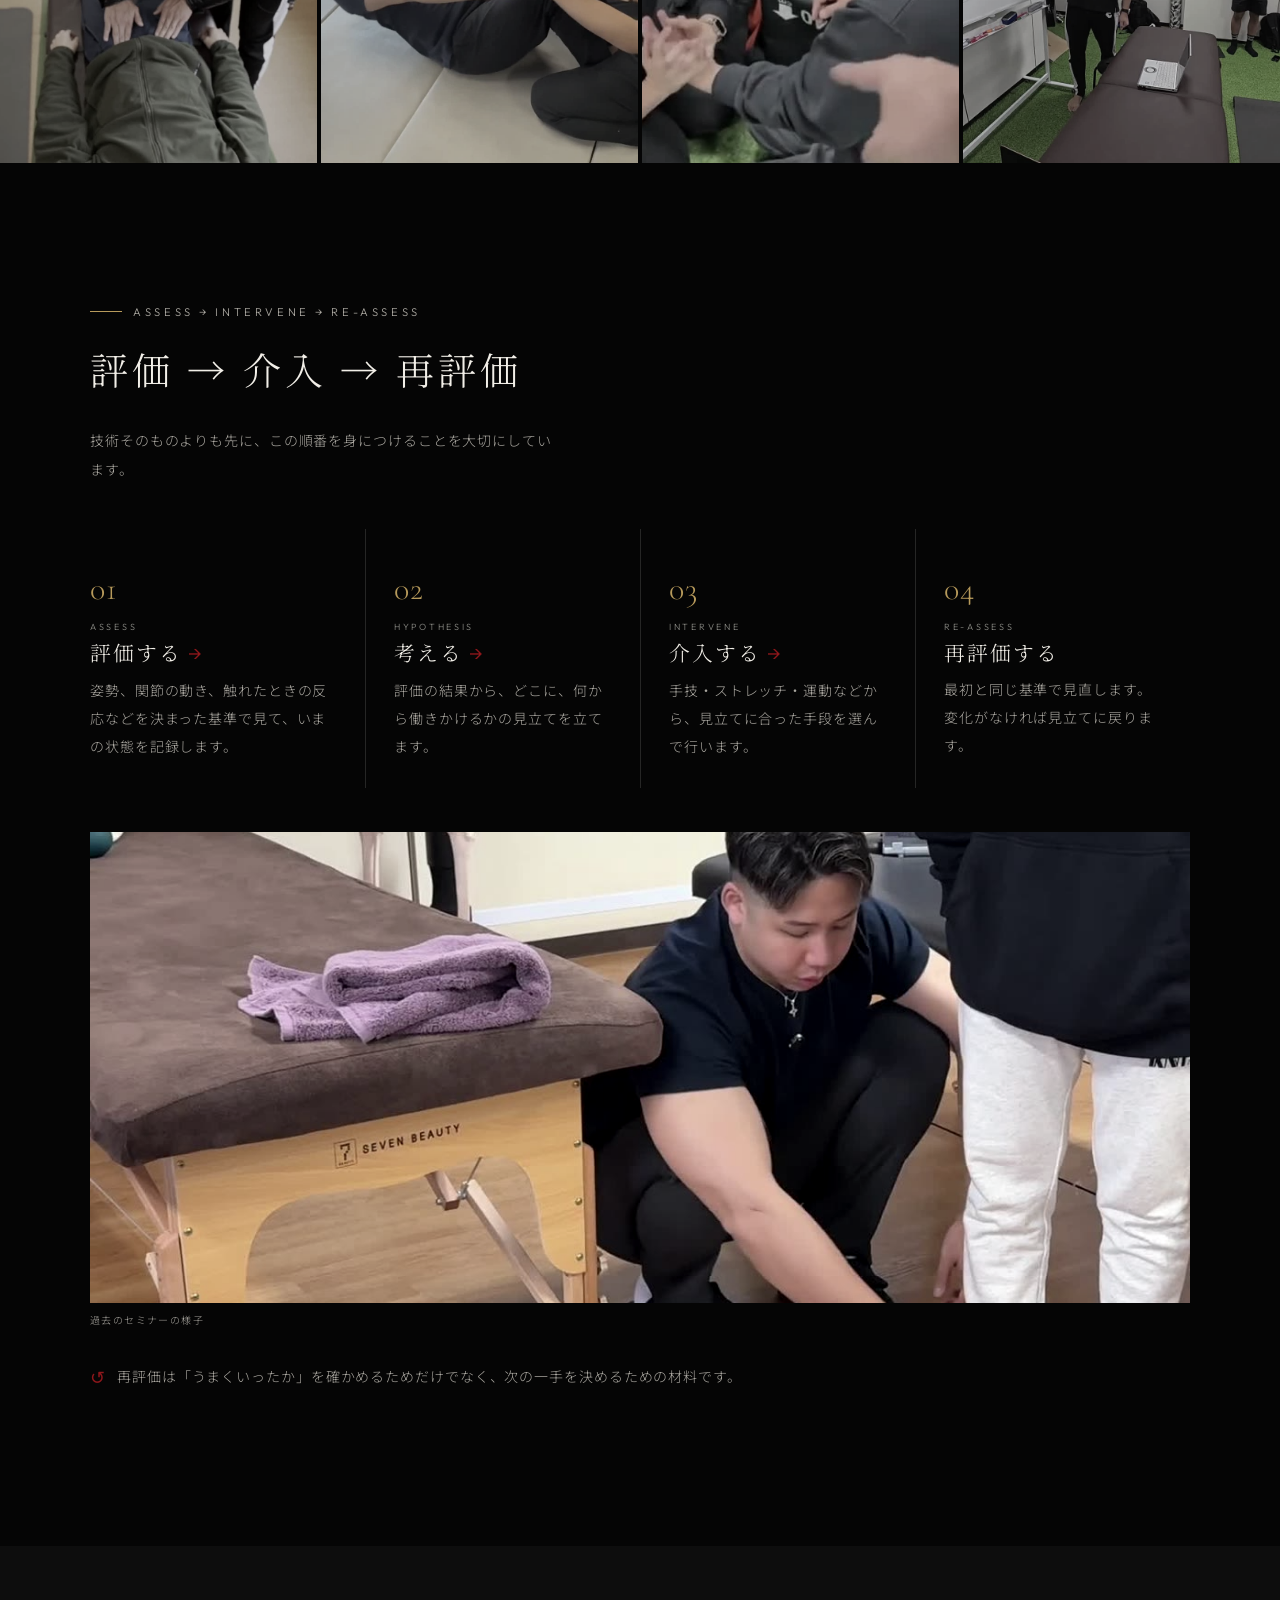
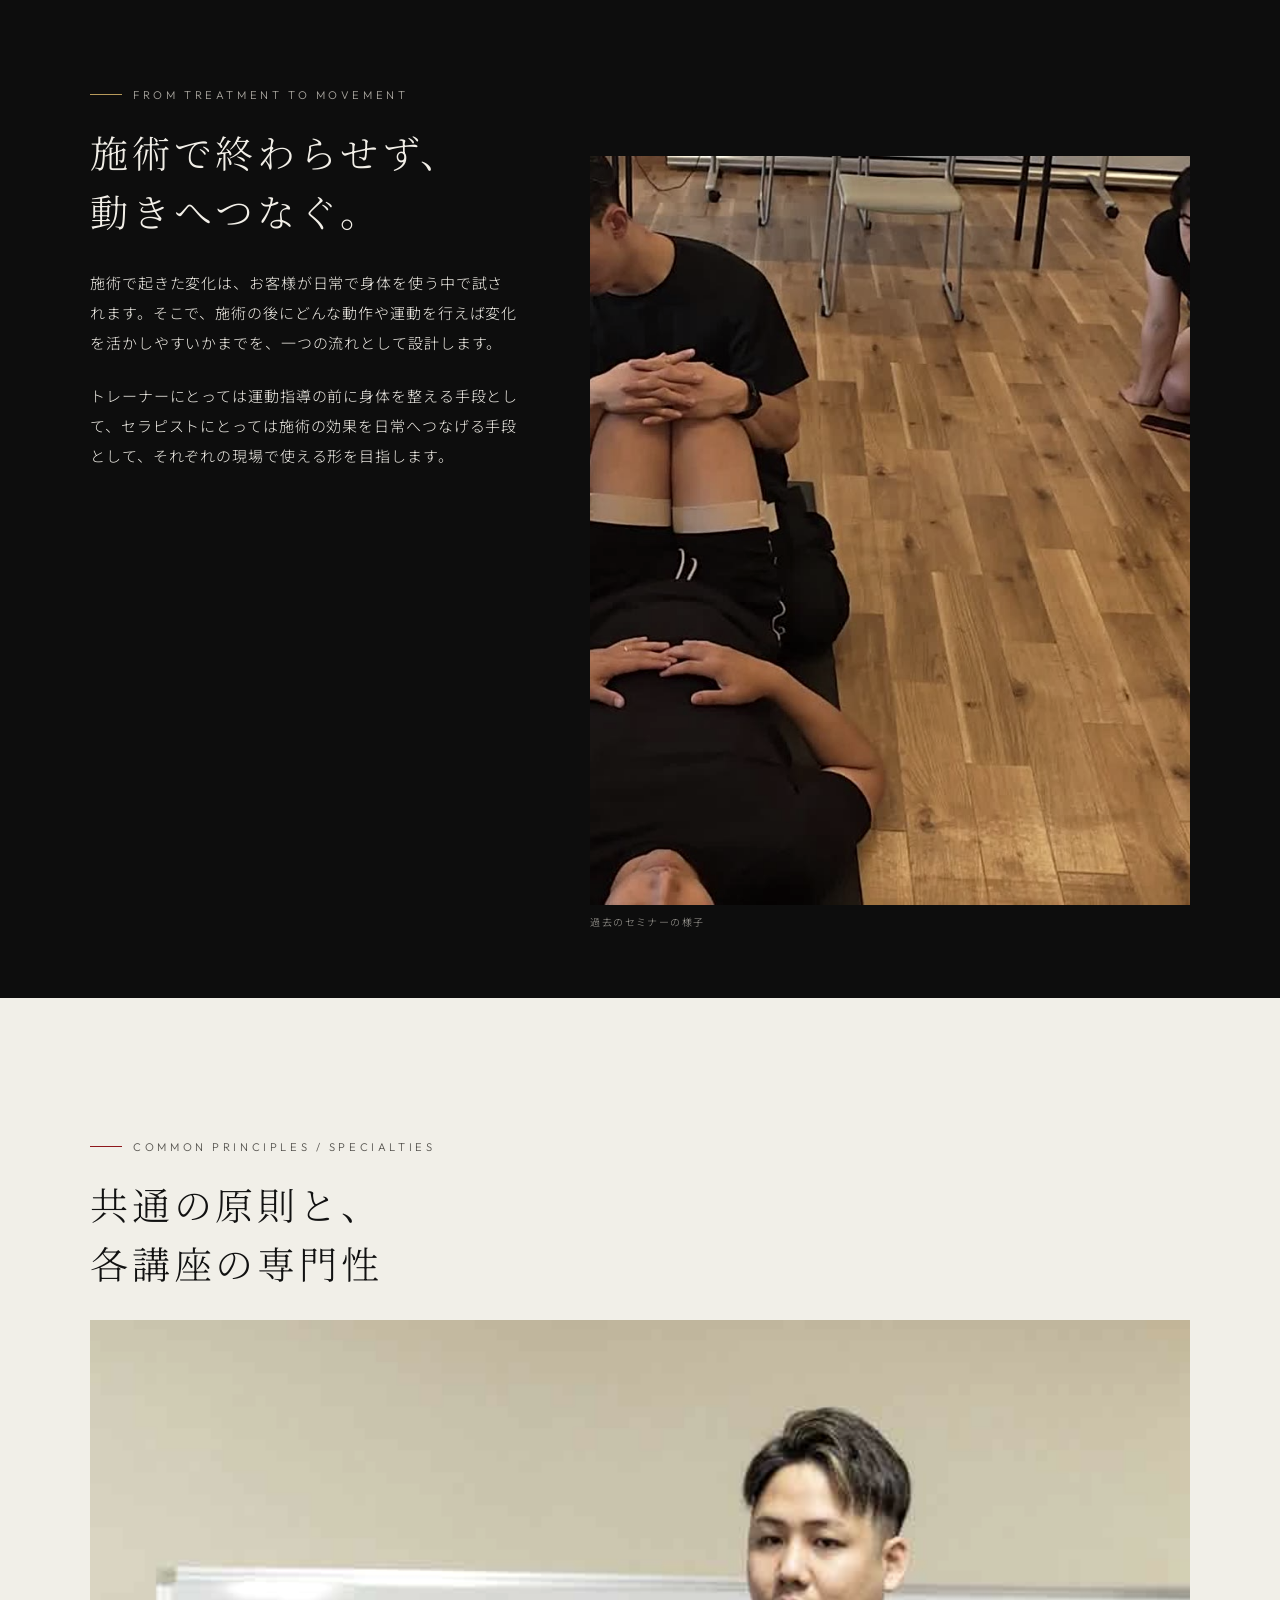
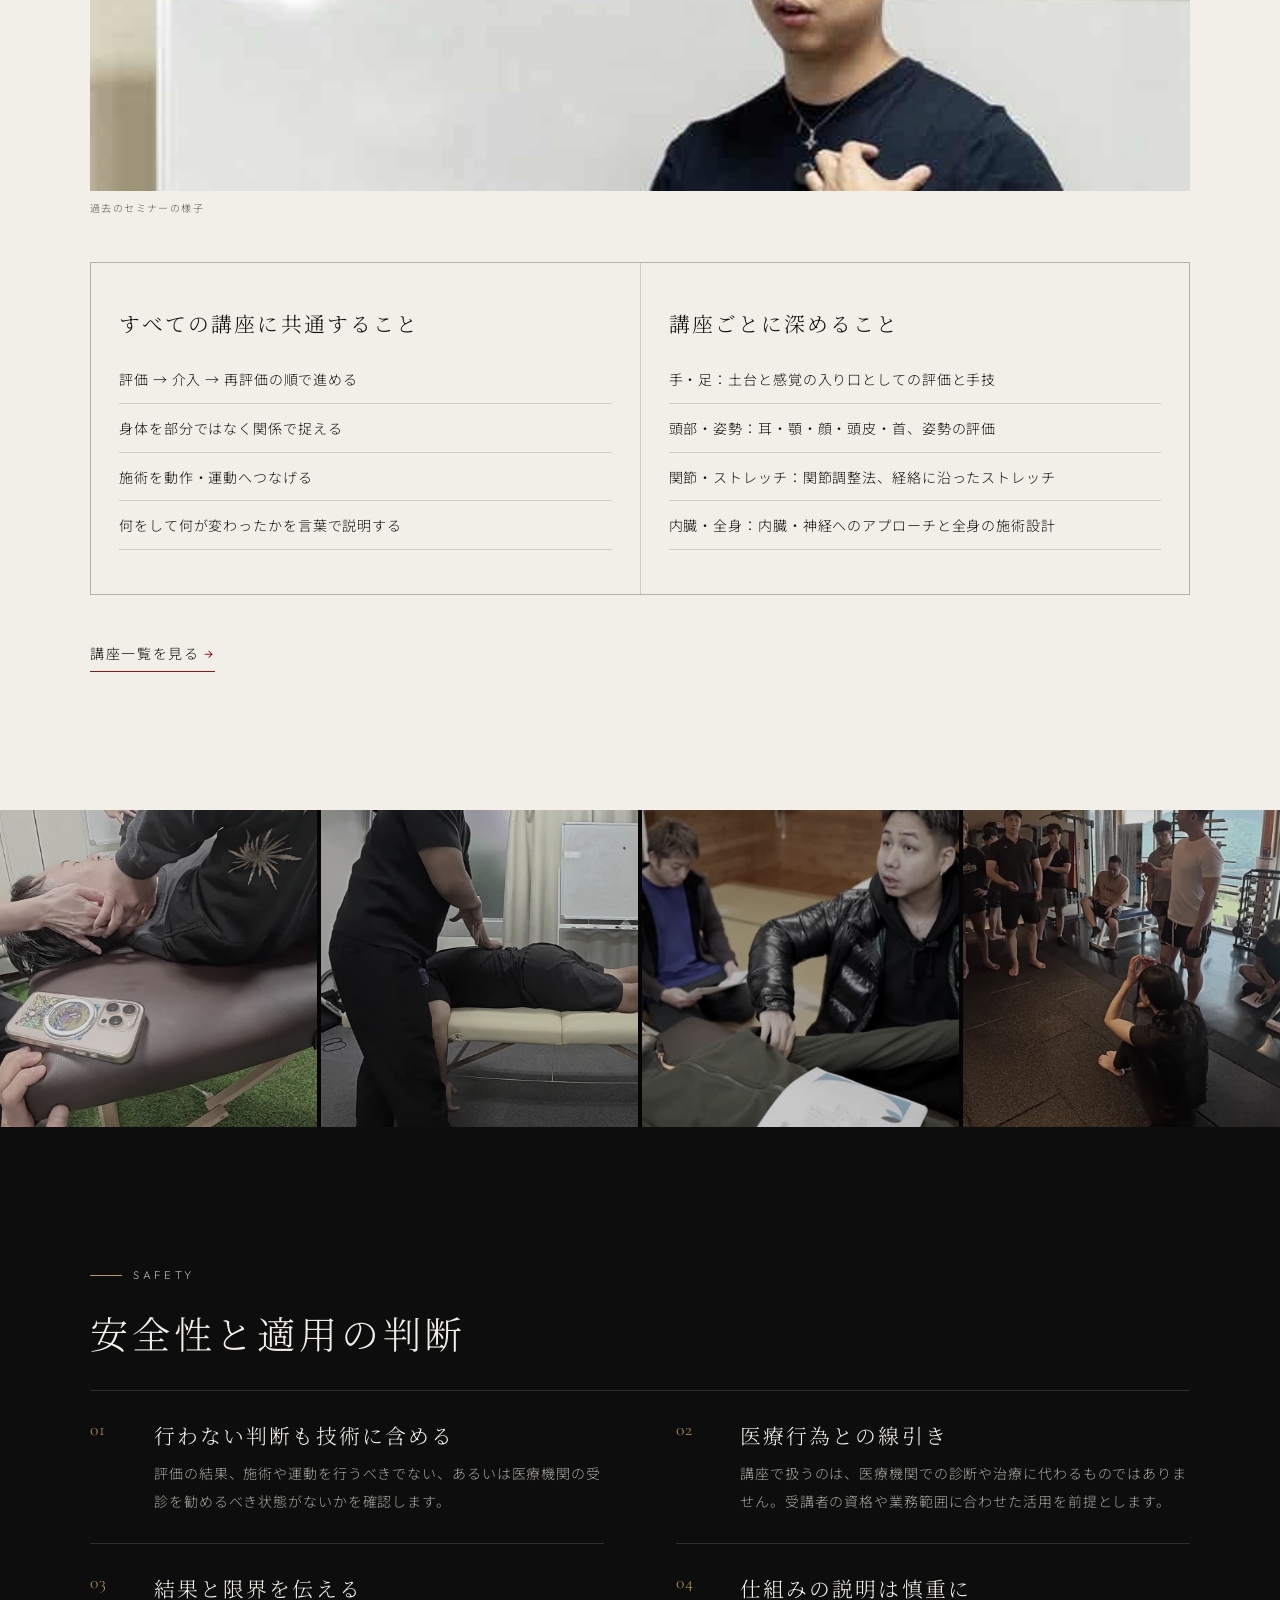
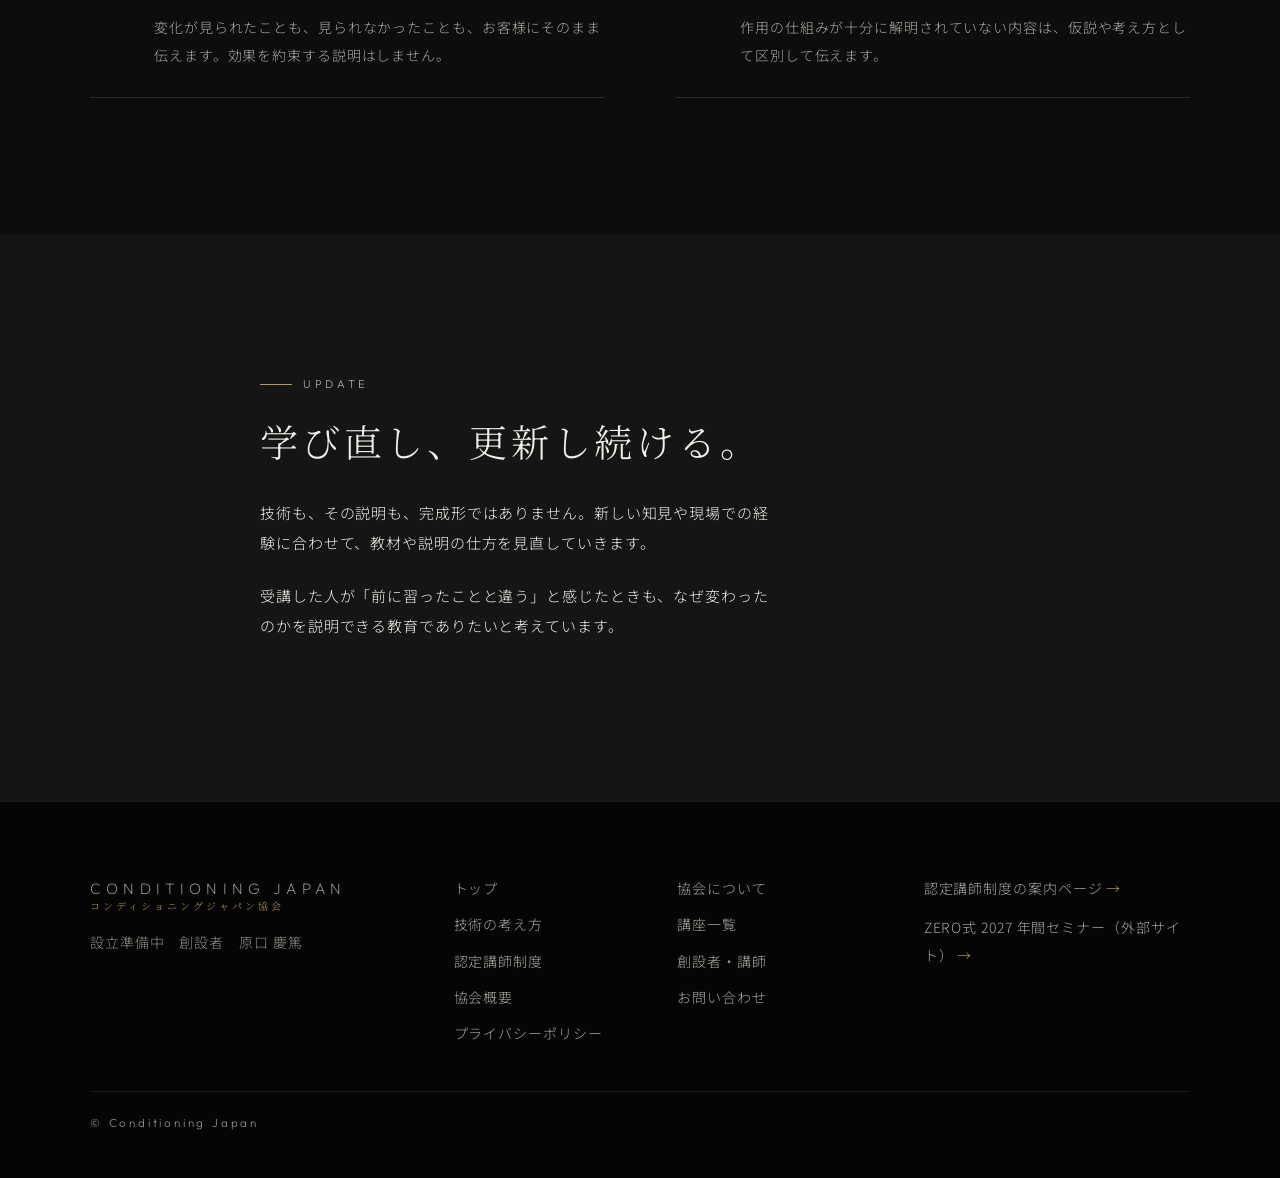
<file: method 2/index.html>
<!doctype html>
<html lang="ja">
<head>
<meta charset="utf-8">
<meta name="viewport" content="width=device-width, initial-scale=1, viewport-fit=cover">
<title>技術の考え方｜コンディショニングジャパン協会</title>
<meta name="description" content="全体の関係を見る視点、評価→介入→再評価、施術から動作・運動へのつなぎ方、安全性と適用判断など、コンディショニングジャパン協会が技術教育で重視する考え方。">
<link rel="canonical" href="https://noriatsu3377-hue.github.io/conditioning-japan/method/">
<meta property="og:url" content="https://noriatsu3377-hue.github.io/conditioning-japan/method/">
<meta property="og:type" content="article">
<meta property="og:title" content="技術の考え方｜コンディショニングジャパン協会">
<meta property="og:description" content="全体の関係を見る視点、評価→介入→再評価、施術から動作・運動へのつなぎ方、安全性と適用判断など、コンディショニングジャパン協会が技術教育で重視する考え方。">
<meta property="og:site_name" content="コンディショニングジャパン協会">

<meta name="theme-color" content="#101923">

<link rel="preconnect" href="https://fonts.googleapis.com">
<link rel="preconnect" href="https://fonts.gstatic.com" crossorigin>
<link rel="stylesheet" href="https://fonts.googleapis.com/css2?family=Cormorant+Garamond:wght@300;400&family=Noto+Sans+JP:wght@300;400;500&family=Noto+Serif+JP:wght@300;400;500&family=Outfit:wght@200;300&display=swap">
<link rel="stylesheet" href="../assets/css/style.css">
<script>document.documentElement.classList.add("js")</script>


</head>
<body class="">

<a class="skip-link" href="#main">本文へ移動</a>

<header class="site-header" data-header>
  <div class="header-inner">
    <a class="wordmark" href="../" aria-label="コンディショニングジャパン協会 トップへ">
      <span class="wordmark-en">Conditioning Japan</span>
      <span class="wordmark-ja">コンディショニングジャパン協会</span>
    </a>
    <nav class="gnav" aria-label="メインメニュー">
      <ul><li><a href="../philosophy/"><span class="nav-ja">協会について</span><span class="nav-en" aria-hidden="true">Philosophy</span></a></li><li><a href="../method/" aria-current="page"><span class="nav-ja">技術の考え方</span><span class="nav-en" aria-hidden="true">Method</span></a></li><li><a href="../courses/"><span class="nav-ja">講座一覧</span><span class="nav-en" aria-hidden="true">Courses</span></a></li><li><a href="../certification/"><span class="nav-ja">認定講師制度</span><span class="nav-en" aria-hidden="true">Certification</span></a></li><li><a href="../people/"><span class="nav-ja">創設者・講師</span><span class="nav-en" aria-hidden="true">People</span></a></li><li><a href="../about/"><span class="nav-ja">協会概要</span><span class="nav-en" aria-hidden="true">About</span></a></li></ul>
      <a class="btn btn-sm btn-line-light" href="../contact/">お問い合わせ</a>
    </nav>
    <button class="menu-btn" type="button" aria-expanded="false" aria-controls="drawer" aria-label="メニューを開く" data-menu-btn>
      <span class="menu-bars" aria-hidden="true"><span></span><span></span><span></span></span>
    </button>
  </div>
  <div class="drawer" id="drawer" hidden data-drawer role="dialog" aria-modal="true" aria-label="メニュー">
    <nav aria-label="メニュー">
      <ul>
        <li><a href="../">トップ</a></li>
        <li><a href="../philosophy/"><span class="nav-ja">協会について</span><span class="nav-en" aria-hidden="true">Philosophy</span></a></li><li><a href="../method/" aria-current="page"><span class="nav-ja">技術の考え方</span><span class="nav-en" aria-hidden="true">Method</span></a></li><li><a href="../courses/"><span class="nav-ja">講座一覧</span><span class="nav-en" aria-hidden="true">Courses</span></a></li><li><a href="../certification/"><span class="nav-ja">認定講師制度</span><span class="nav-en" aria-hidden="true">Certification</span></a></li><li><a href="../people/"><span class="nav-ja">創設者・講師</span><span class="nav-en" aria-hidden="true">People</span></a></li><li><a href="../about/"><span class="nav-ja">協会概要</span><span class="nav-en" aria-hidden="true">About</span></a></li>
        <li><a href="../contact/"><span class="nav-ja">お問い合わせ</span><span class="nav-en" aria-hidden="true">Contact</span></a></li>
      </ul>
      <a class="drawer-lp" href="https://noriatsu3377-hue.github.io/conditioning-japan-instructor/">認定講師制度の案内ページ →</a>
    </nav>
  </div>
</header>
<main id="main">
<header class="page-head" data-wm="METHOD">
  <div class="container">
    <p class="eyebrow">Method</p>
    <h1>技術の考え方</h1>
    <p>どの講座にも共通する、身体の見方と進め方。<br>専門用語に頼らず、何をどの順で考えるのかをまとめました。</p>
  </div>
</header>

<section class="section" aria-labelledby="whole-title">
  <div class="container split">
    <div>
      <p class="eyebrow">Whole body</p>
      <h2 class="h2" id="whole-title">一部ではなく、<br>全体の関係を見る。</h2>
      <figure class="photo tall" style="margin-top:var(--sp-3)"><img src="../assets/img/anatomy1.jpg" alt="脊柱と脊髄神経の解剖図" width="851" height="1200" loading="lazy" decoding="async"></figure>
    </div>
    <div class="prose">
      <p>痛みや不調を訴える場所と、変化を起こすべき場所が同じとは限りません。足の使い方が膝や腰に、呼吸や顎の状態が首や肩に影響していることもあります。</p>
      <p>そこで講座では、骨・筋・関節といった構造だけでなく、神経系による感覚の入力と出力、内臓や呼吸、日常の動き方まで含めて、身体を一つのつながりとして捉える練習をします。</p>
      <p class="sub">例：美姿勢コンディショニングでは、姿勢を「感覚を統合した結果（出力）」として捉え、評価から運動までを順に練習します。</p>
    </div>
  </div>
</section>

<section class="section is-dark" aria-label="過去のセミナーの様子" style="padding-block:0">
  <div class="gallery">
    <figure><img src="../assets/img/naizou-main.jpg" alt="腹部に両手を当てる様子" width="1200" height="900" loading="lazy" decoding="async"></figure>
    <figure><img src="../assets/img/posture-2.jpg" alt="受講者同士で評価を練習する様子" width="800" height="800" loading="lazy" decoding="async"></figure>
    <figure><img src="../assets/img/hands-main.jpg" alt="受講者の腕を誘導する原口慶篤" width="1200" height="900" loading="lazy" decoding="async"></figure>
    <figure><img src="../assets/img/foot-1.jpg" alt="ホワイトボードの前で説明する原口慶篤" width="800" height="800" loading="lazy" decoding="async"></figure>
  </div>
</section>

<section class="section is-dark" aria-labelledby="cycle-title">
  <div class="container">
    <p class="eyebrow">Assess → Intervene → Re-assess</p>
    <h2 class="h2" id="cycle-title">評価 → 介入 → 再評価</h2>
    <p class="lead sub">技術そのものよりも先に、この順番を身につけることを大切にしています。</p>
    <ol class="cycle">
      <li><span class="en">Assess</span><h3>評価する</h3><p>姿勢、関節の動き、触れたときの反応などを決まった基準で見て、いまの状態を記録します。</p></li>
      <li><span class="en">Hypothesis</span><h3>考える</h3><p>評価の結果から、どこに、何から働きかけるかの見立てを立てます。</p></li>
      <li><span class="en">Intervene</span><h3>介入する</h3><p>手技・ストレッチ・運動などから、見立てに合った手段を選んで行います。</p></li>
      <li><span class="en">Re-assess</span><h3>再評価する</h3><p>最初と同じ基準で見直します。変化がなければ見立てに戻ります。</p></li>
    </ol>
    <figure class="photo wide-band" style="margin:var(--sp-4) 0 0"><img src="../assets/img/bikyaku-assessment.jpg" alt="受講者の足元を評価する原口慶篤" width="1200" height="900" loading="lazy" decoding="async"><figcaption>過去のセミナーの様子</figcaption></figure>
    <p class="loop-note">再評価は「うまくいったか」を確かめるためだけでなく、次の一手を決めるための材料です。</p>
  </div>
</section>

<section class="section" aria-labelledby="move-title">
  <div class="container split reverse">
    <figure class="photo tall offset-photo">
      <img src="../assets/img/gasshuku-main.jpg" alt="寝た姿勢の受講者に運動を指導する様子" width="1200" height="900" loading="lazy" decoding="async">
      <figcaption>過去のセミナーの様子</figcaption>
    </figure>
    <div>
      <p class="eyebrow">From treatment to movement</p>
      <h2 class="h2" id="move-title">施術で終わらせず、<br>動きへつなぐ。</h2>
      <div class="prose">
        <p>施術で起きた変化は、お客様が日常で身体を使う中で試されます。そこで、施術の後にどんな動作や運動を行えば変化を活かしやすいかまでを、一つの流れとして設計します。</p>
        <p>トレーナーにとっては運動指導の前に身体を整える手段として、セラピストにとっては施術の効果を日常へつなげる手段として、それぞれの現場で使える形を目指します。</p>
      </div>
    </div>
  </div>
</section>

<section class="section is-tint" aria-labelledby="common-title">
  <div class="container">
    <p class="eyebrow">Common principles / Specialties</p>
    <h2 class="h2" id="common-title">共通の原則と、<br>各講座の専門性</h2>
    <figure class="photo wide-band" style="margin:0 0 var(--sp-4)"><img src="../assets/img/founder.jpg" alt="セミナーで話す創設者・原口慶篤" width="800" height="1200" loading="lazy" decoding="async"><figcaption>過去のセミナーの様子</figcaption></figure>
    <div class="compare">
      <div>
        <h3>すべての講座に共通すること</h3>
        <ul>
          <li>評価 → 介入 → 再評価の順で進める</li>
          <li>身体を部分ではなく関係で捉える</li>
          <li>施術を動作・運動へつなげる</li>
          <li>何をして何が変わったかを言葉で説明する</li>
        </ul>
      </div>
      <div>
        <h3>講座ごとに深めること</h3>
        <ul>
          <li>手・足：土台と感覚の入り口としての評価と手技</li>
          <li>頭部・姿勢：耳・顎・顔・頭皮・首、姿勢の評価</li>
          <li>関節・ストレッチ：関節調整法、経絡に沿ったストレッチ</li>
          <li>内臓・全身：内臓・神経へのアプローチと全身の施術設計</li>
        </ul>
      </div>
    </div>
    <div class="btn-row"><a class="text-link" href="../courses/">講座一覧を見る</a></div>
  </div>
</section>

<section class="section is-dark" aria-label="過去のセミナーの様子" style="padding-block:0">
  <div class="gallery">
    <figure><img src="../assets/img/kiwami-main.jpg" alt="頭部と顔に手を当てる施術の様子" width="1200" height="900" loading="lazy" decoding="async"></figure>
    <figure><img src="../assets/img/keiraku-main.jpg" alt="うつ伏せの受講者の腰に手を当てる様子" width="1200" height="900" loading="lazy" decoding="async"></figure>
    <figure><img src="../assets/img/naizou-1.jpg" alt="腹部の評価を練習する様子" width="800" height="800" loading="lazy" decoding="async"></figure>
    <figure><img src="../assets/img/gasshuku-2.jpg" alt="運動を練習する受講者" width="800" height="800" loading="lazy" decoding="async"></figure>
  </div>
</section>

<section class="section" aria-labelledby="safe-title">
  <div class="container">
    <p class="eyebrow">Safety</p>
    <h2 class="h2" id="safe-title">安全性と適用の判断</h2>
    <ul class="principles two">
      <li><div><h3>行わない判断も技術に含める</h3><p>評価の結果、施術や運動を行うべきでない、あるいは医療機関の受診を勧めるべき状態がないかを確認します。</p></div></li>
      <li><div><h3>医療行為との線引き</h3><p>講座で扱うのは、医療機関での診断や治療に代わるものではありません。受講者の資格や業務範囲に合わせた活用を前提とします。</p></div></li>
      <li><div><h3>結果と限界を伝える</h3><p>変化が見られたことも、見られなかったことも、お客様にそのまま伝えます。効果を約束する説明はしません。</p></div></li>
      <li><div><h3>仕組みの説明は慎重に</h3><p>作用の仕組みが十分に解明されていない内容は、仮説や考え方として区別して伝えます。</p></div></li>
    </ul>
  </div>
</section>

<section class="section is-charcoal" aria-labelledby="update-title">
  <div class="container narrow">
    <p class="eyebrow">Update</p>
    <h2 class="h2" id="update-title">学び直し、更新し続ける。</h2>
    <div class="prose">
      <p>技術も、その説明も、完成形ではありません。新しい知見や現場での経験に合わせて、教材や説明の仕方を見直していきます。</p>
      <p>受講した人が「前に習ったことと違う」と感じたときも、なぜ変わったのかを説明できる教育でありたいと考えています。</p>
    </div>
  </div>
</section>

</main>

<footer class="site-footer">
  <div class="container footer-grid">
    <div>
      <p class="wordmark wordmark-footer"><span class="wordmark-en">Conditioning Japan</span><span class="wordmark-ja">コンディショニングジャパン協会</span></p>
      <p class="footer-note">設立準備中　創設者　原口 慶篤</p>
    </div>
    <nav aria-label="フッターメニュー">
      <ul class="footer-links">
        <li><a href="../">トップ</a></li>
        <li><a href="../philosophy/">協会について</a></li><li><a href="../method/">技術の考え方</a></li><li><a href="../courses/">講座一覧</a></li><li><a href="../certification/">認定講師制度</a></li><li><a href="../people/">創設者・講師</a></li><li><a href="../about/">協会概要</a></li>
        <li><a href="../contact/">お問い合わせ</a></li>
        <li><a href="../privacy/">プライバシーポリシー</a></li>
      </ul>
    </nav>
    <div class="footer-out">
      <a href="https://noriatsu3377-hue.github.io/conditioning-japan-instructor/">認定講師制度の案内ページ</a>
      <a href="https://noriatsu3377-hue.github.io/zero-seminar-2027/" rel="noopener">ZERO式 2027 年間セミナー（外部サイト）</a>
    </div>
  </div>
  <p class="container copyright"><small>© Conditioning Japan</small></p>
</footer>
<script src="../assets/js/main.js" defer></script>
</body>
</html>
</file>
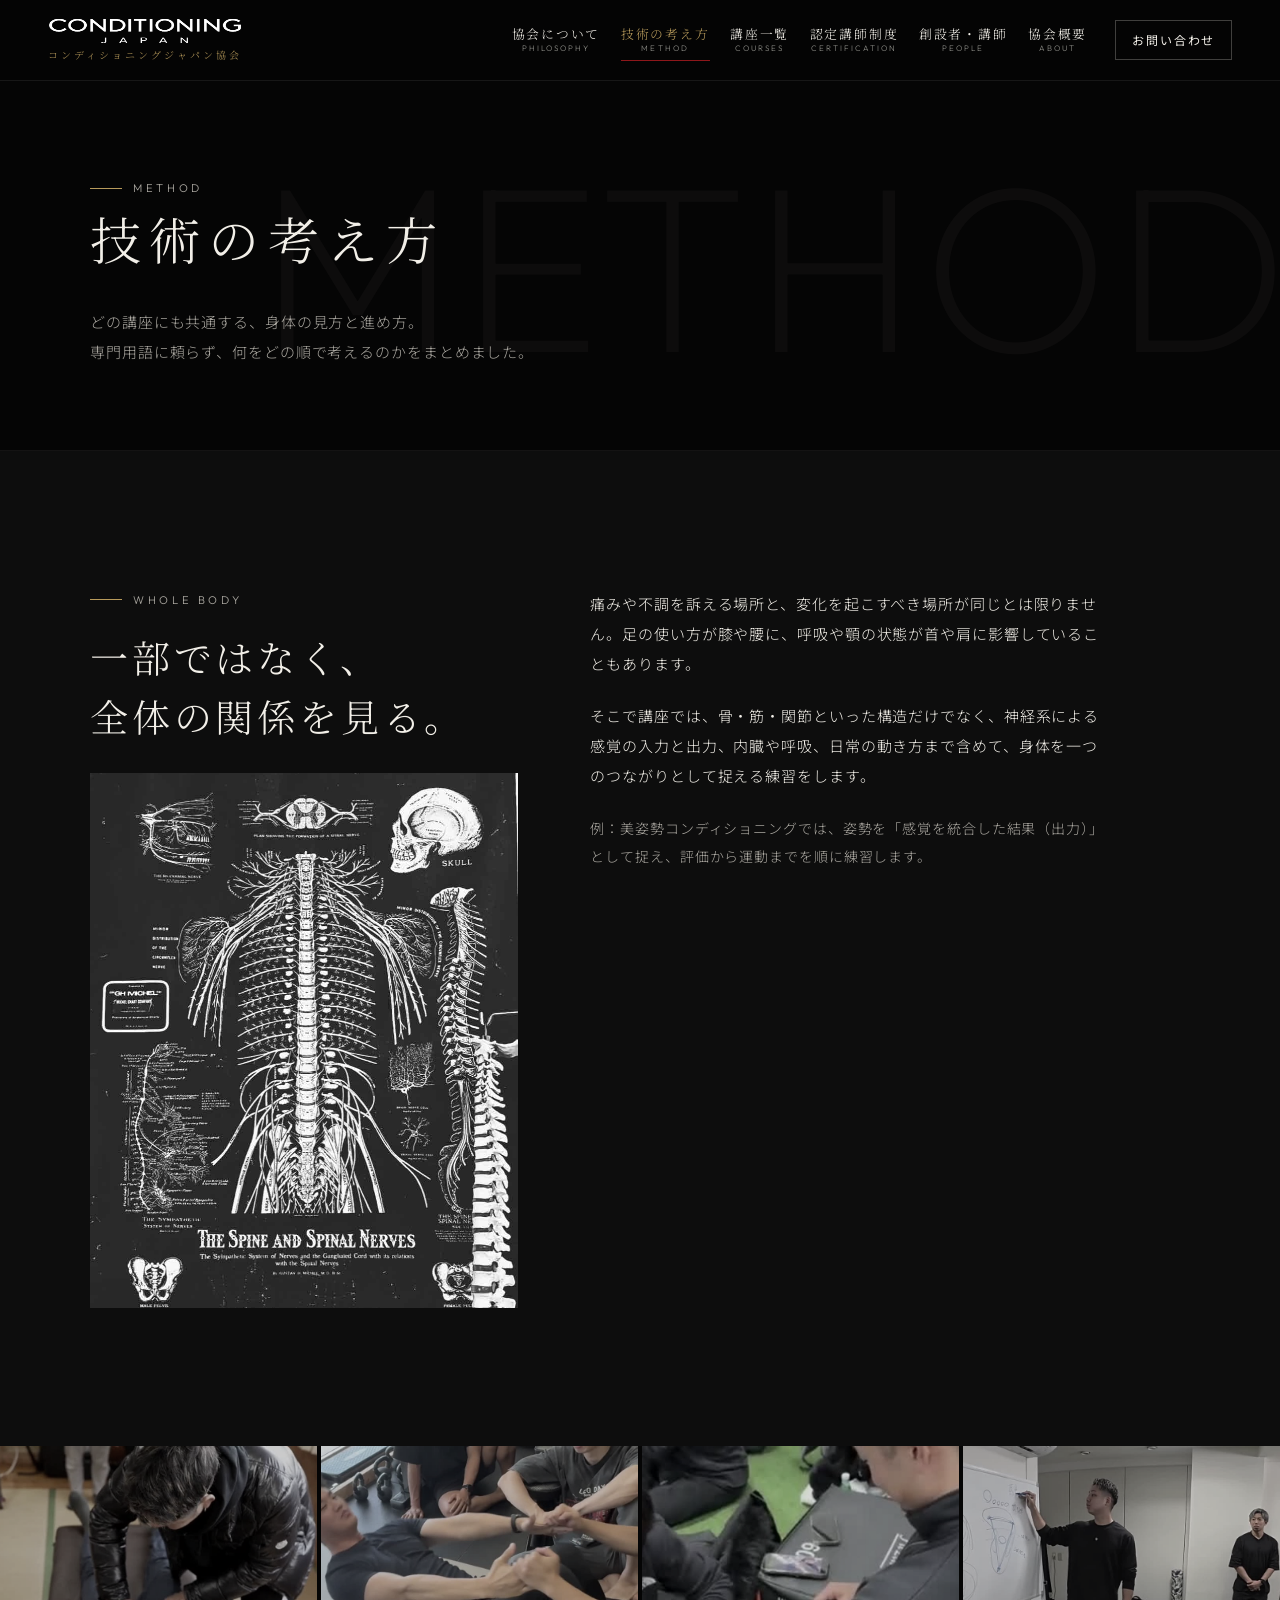
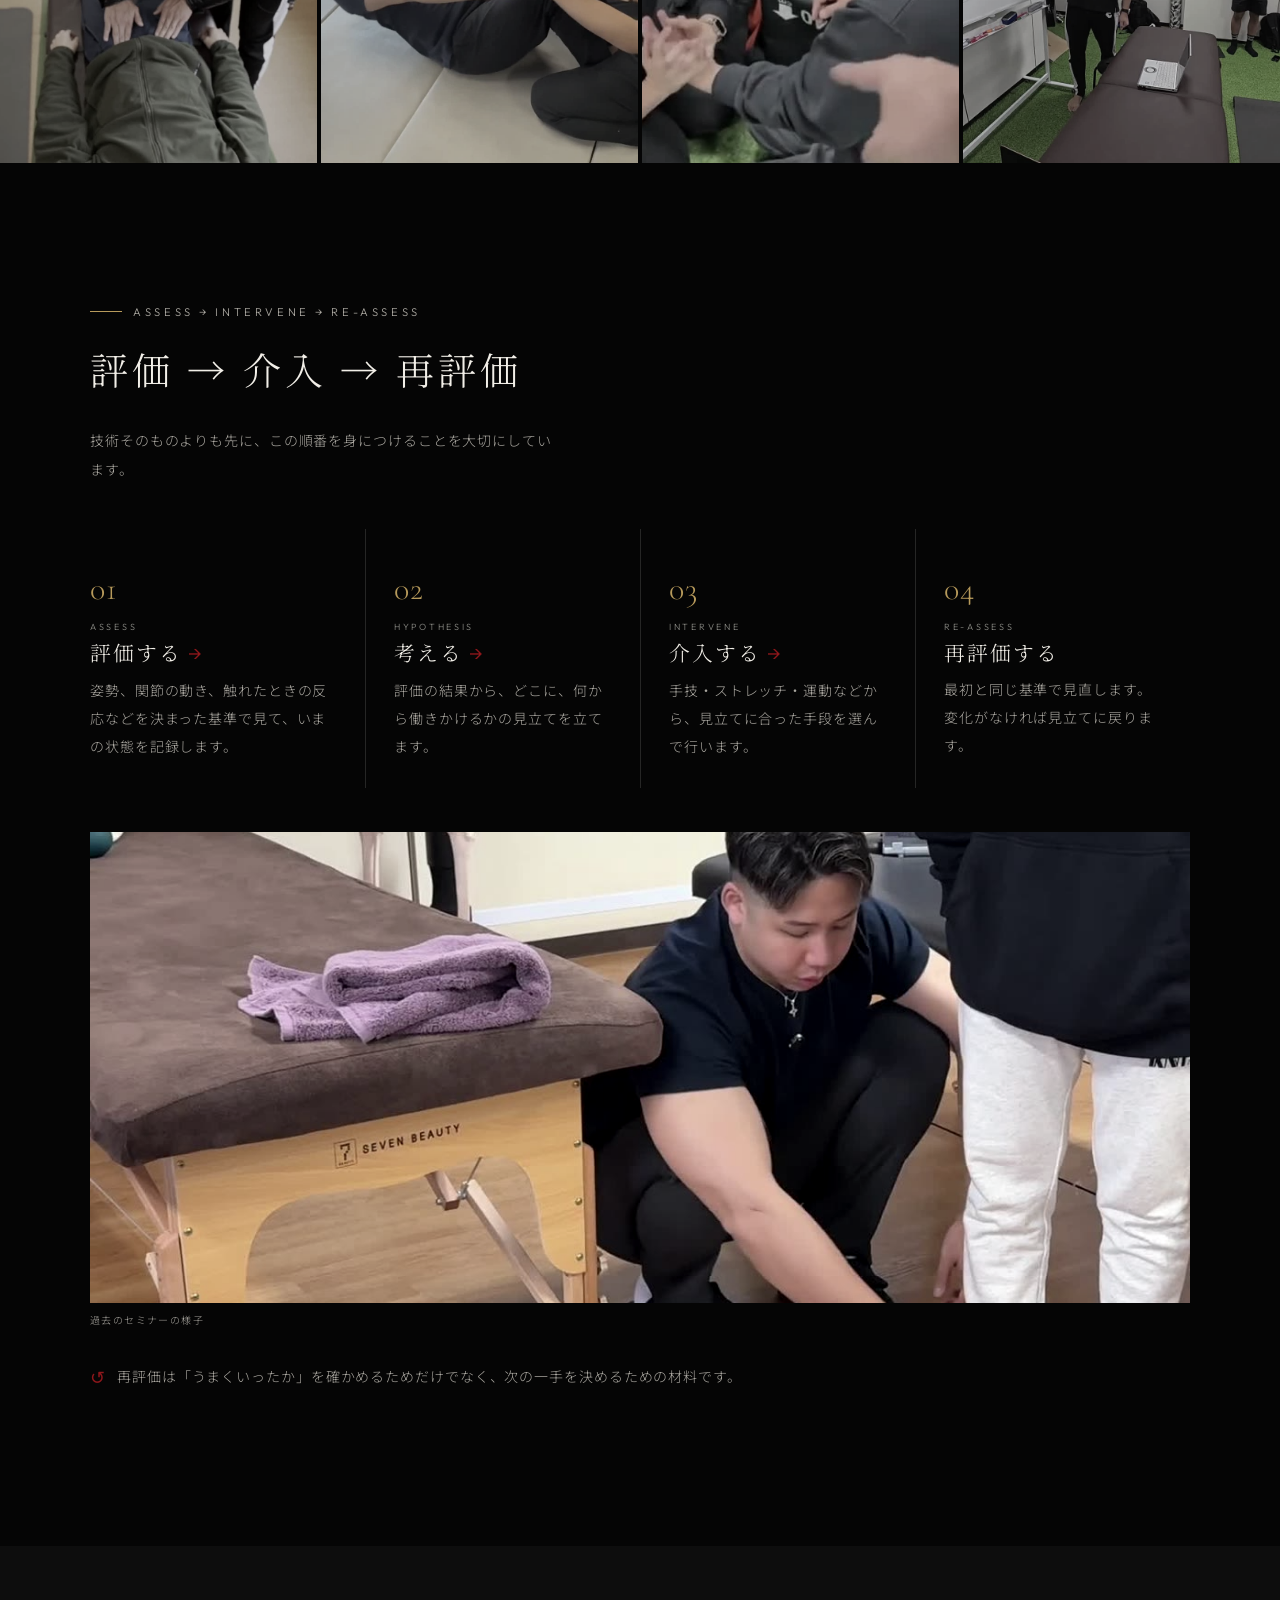
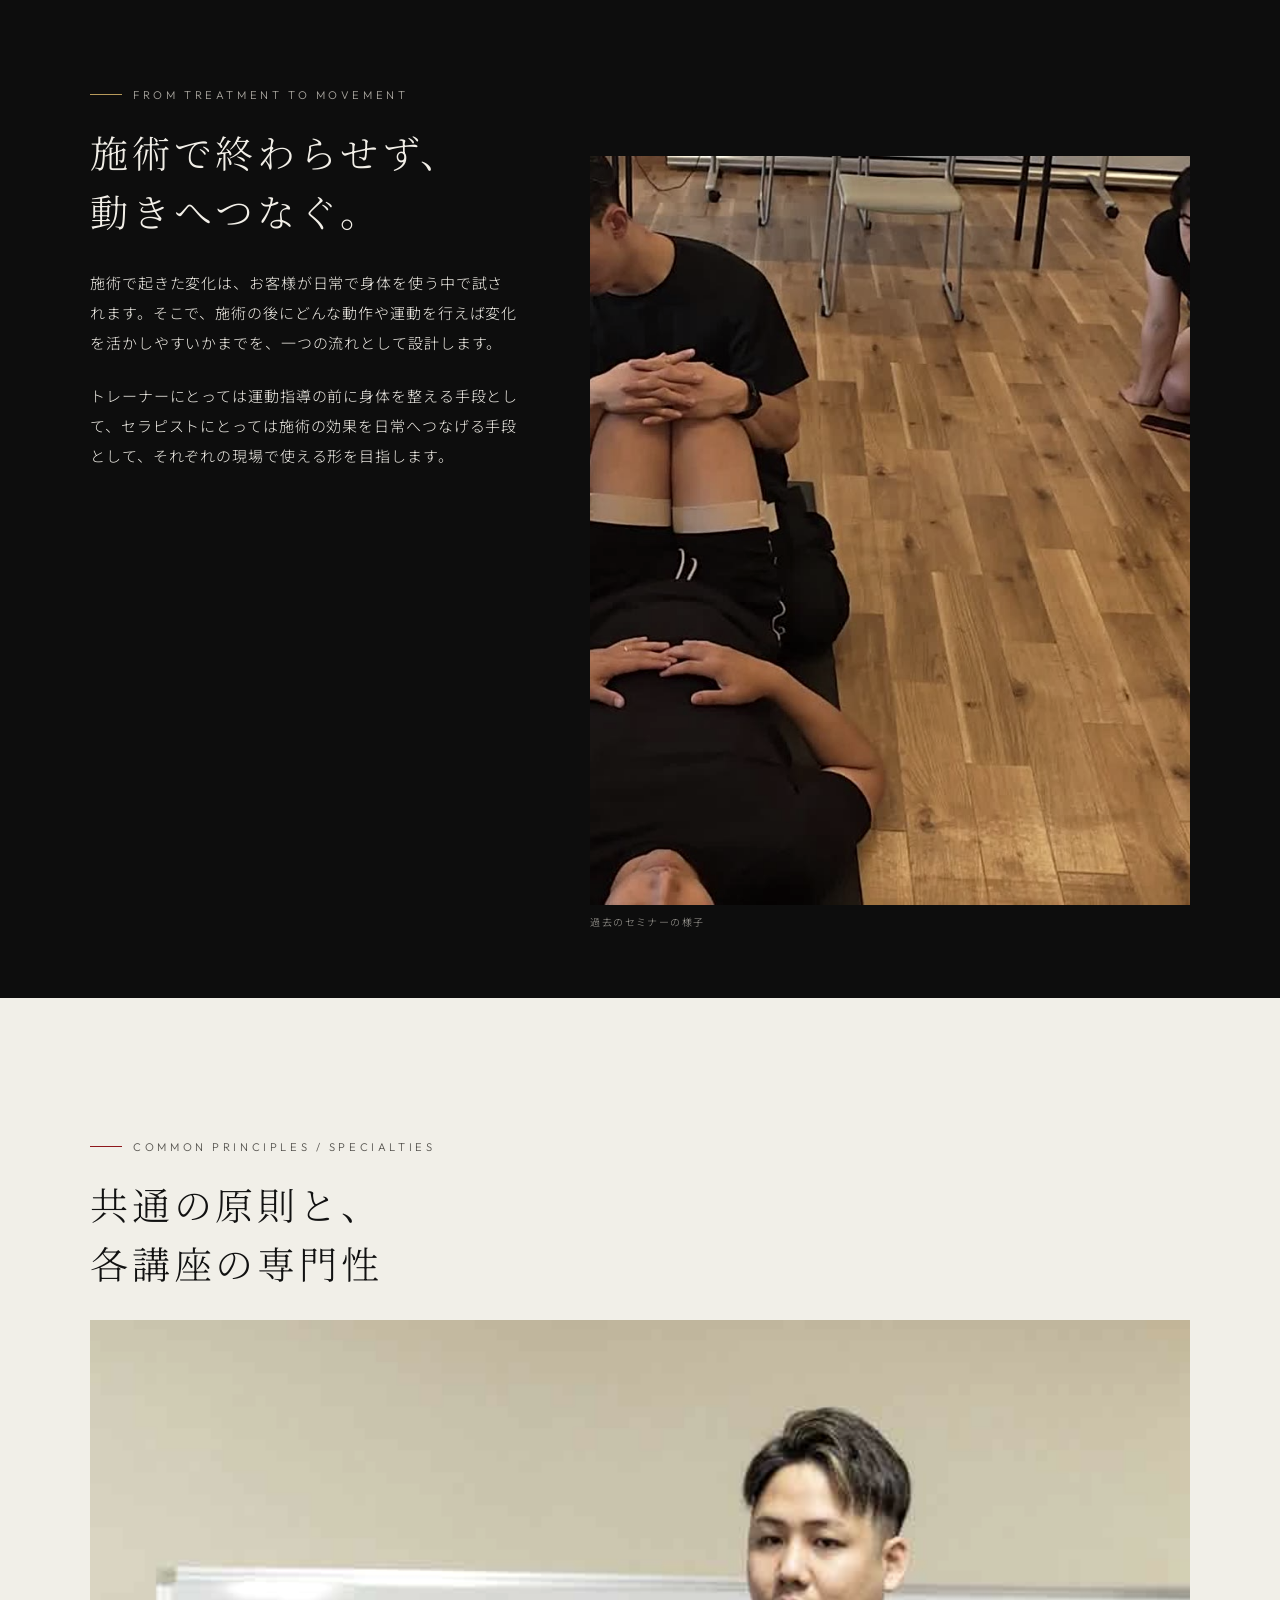
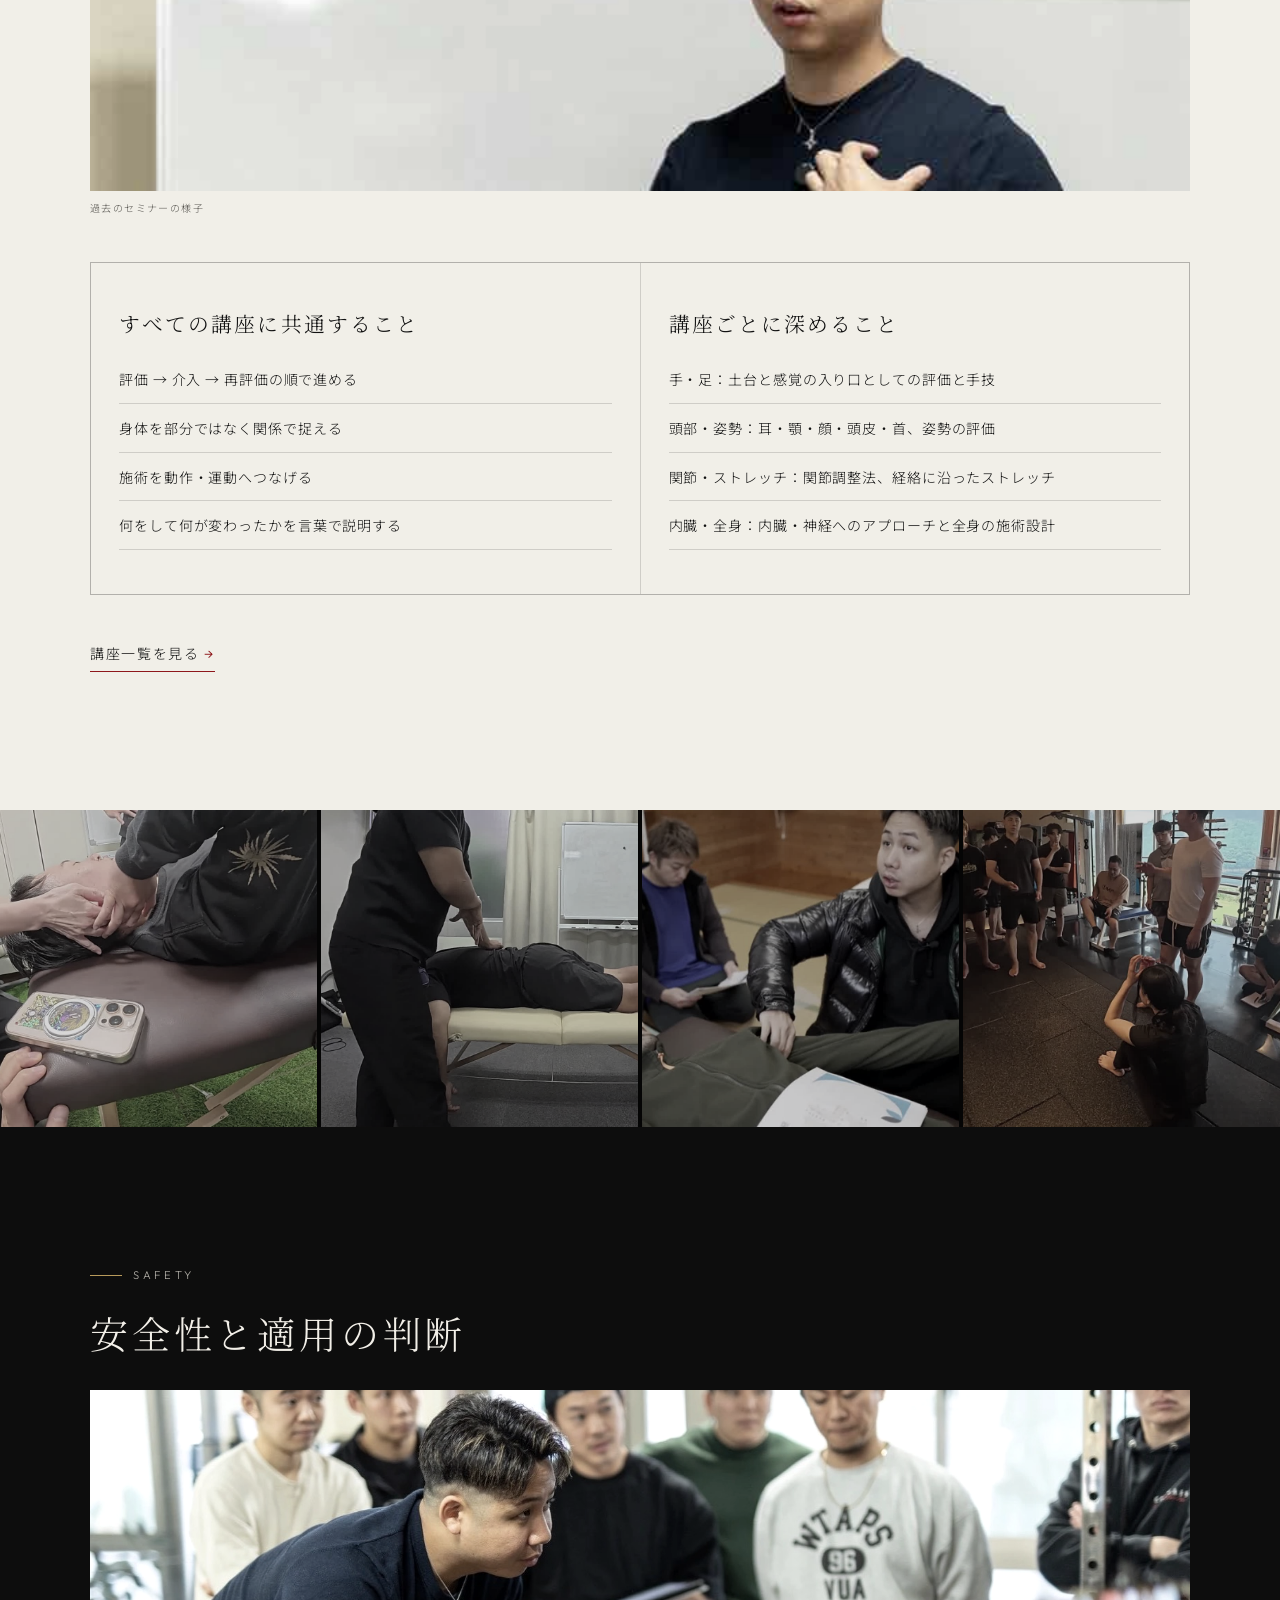
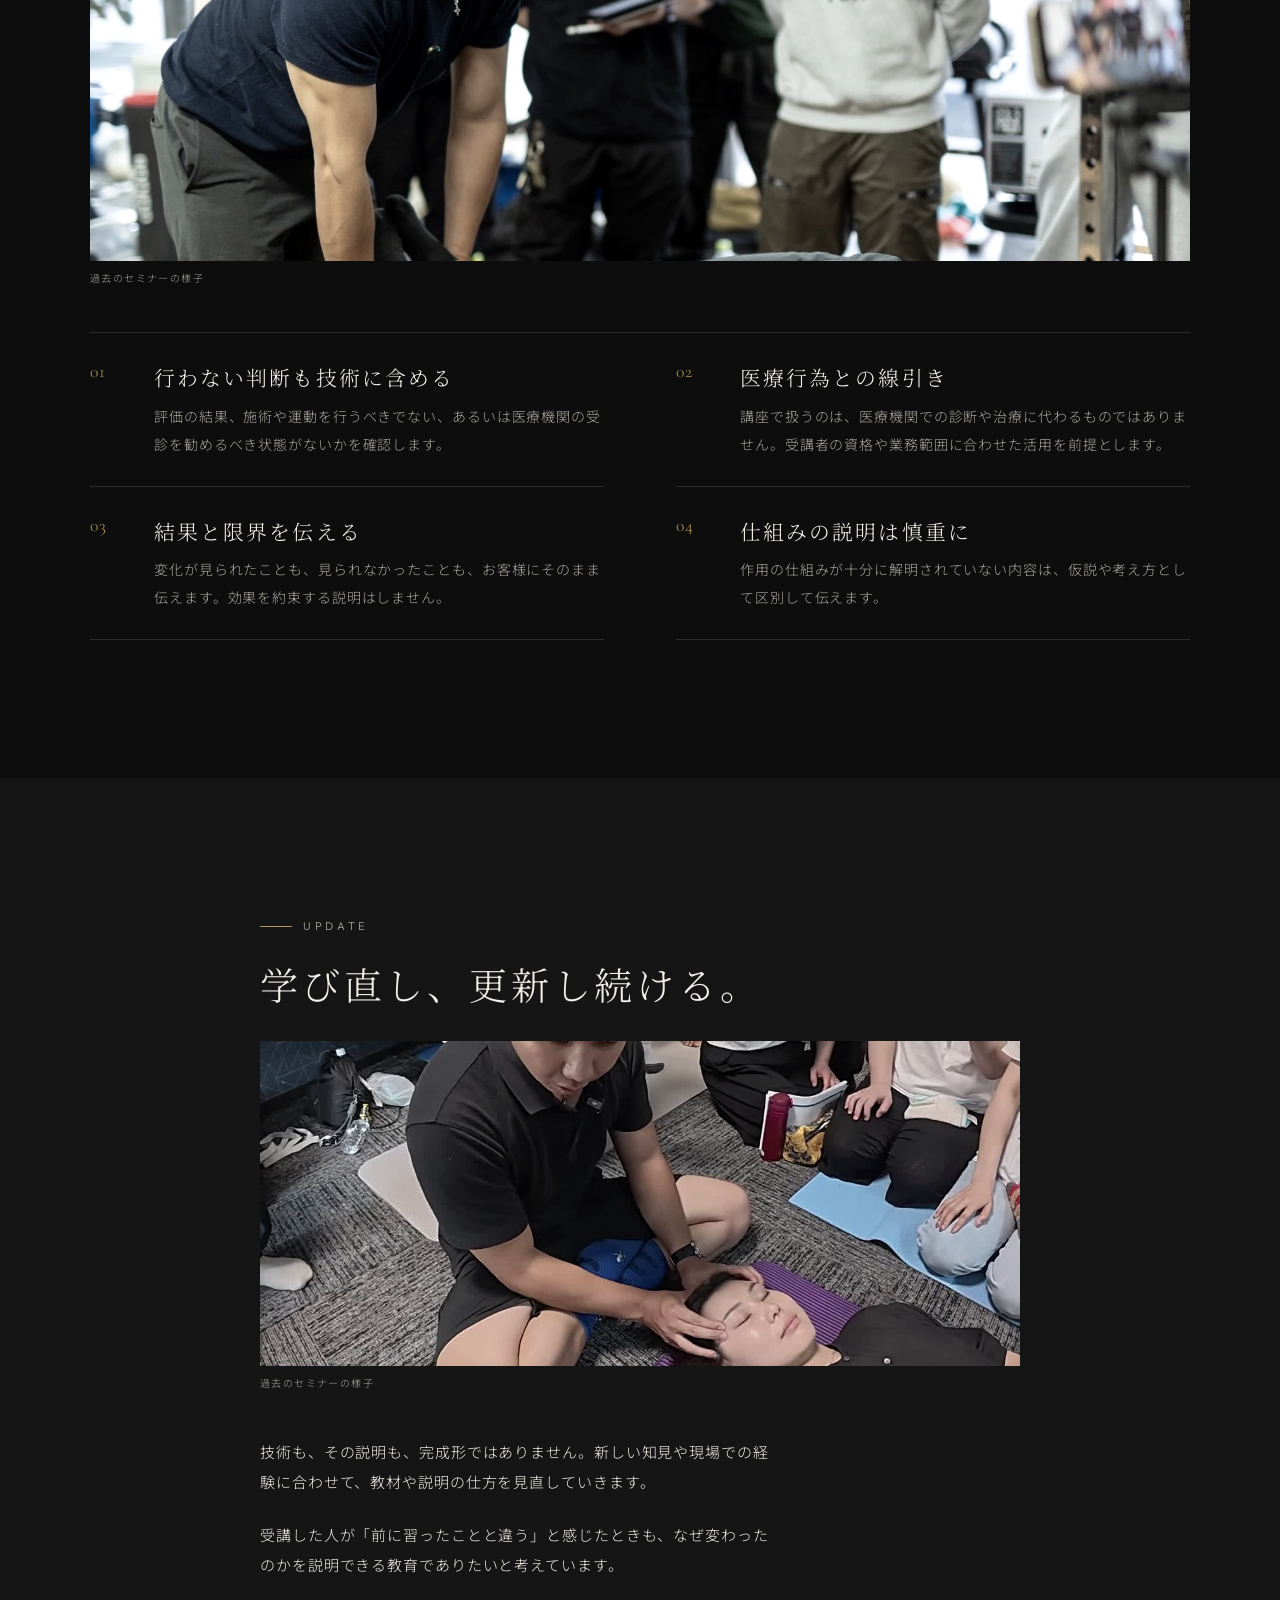
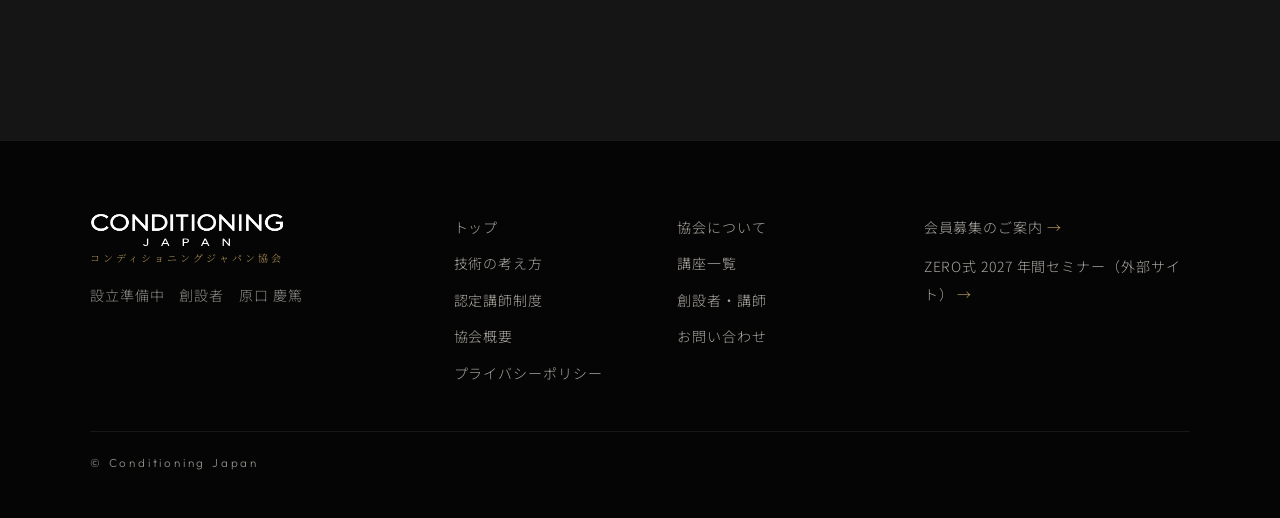
<file: method/index.html>
<!doctype html>
<html lang="ja">
<head>
<meta charset="utf-8">
<meta name="viewport" content="width=device-width, initial-scale=1, viewport-fit=cover">
<title>技術の考え方｜コンディショニングジャパン協会</title>
<meta name="description" content="全体の関係を見る視点、評価→介入→再評価、施術から動作・運動へのつなぎ方、安全性と適用判断など、コンディショニングジャパン協会が技術教育で重視する考え方。">
<link rel="canonical" href="https://noriatsu3377-hue.github.io/conditioning-japan/method/">
<meta property="og:url" content="https://noriatsu3377-hue.github.io/conditioning-japan/method/">
<meta property="og:type" content="article">
<meta property="og:title" content="技術の考え方｜コンディショニングジャパン協会">
<meta property="og:description" content="全体の関係を見る視点、評価→介入→再評価、施術から動作・運動へのつなぎ方、安全性と適用判断など、コンディショニングジャパン協会が技術教育で重視する考え方。">
<meta property="og:site_name" content="コンディショニングジャパン協会">
<meta property="og:image" content="https://noriatsu3377-hue.github.io/conditioning-japan/assets/img/ogp.png">
<meta name="theme-color" content="#101923">
<meta name="twitter:card" content="summary_large_image">
<link rel="icon" type="image/png" href="../assets/img/favicon.png">
<link rel="apple-touch-icon" href="../assets/img/apple-touch-icon.png">

<link rel="preconnect" href="https://fonts.googleapis.com">
<link rel="preconnect" href="https://fonts.gstatic.com" crossorigin>
<link rel="stylesheet" href="https://fonts.googleapis.com/css2?family=Cormorant+Garamond:wght@300;400&family=Noto+Sans+JP:wght@300;400;500&family=Noto+Serif+JP:wght@300;400;500&family=Outfit:wght@200;300&display=swap">
<link rel="stylesheet" href="../assets/css/style.css">
<script>document.documentElement.classList.add("js")</script>


</head>
<body class="">

<a class="skip-link" href="#main">本文へ移動</a>

<header class="site-header" data-header>
  <div class="header-inner">
    <a class="wordmark" href="../" aria-label="コンディショニングジャパン協会 トップへ">
      <img class="wordmark-logo" src="../assets/img/logo-cj.png" alt="CONDITIONING JAPAN" width="720" height="145">
      <span class="wordmark-ja">コンディショニングジャパン協会</span>
    </a>
    <nav class="gnav" aria-label="メインメニュー">
      <ul><li><a href="../philosophy/"><span class="nav-ja">協会について</span><span class="nav-en" aria-hidden="true">Philosophy</span></a></li><li><a href="../method/" aria-current="page"><span class="nav-ja">技術の考え方</span><span class="nav-en" aria-hidden="true">Method</span></a></li><li><a href="../courses/"><span class="nav-ja">講座一覧</span><span class="nav-en" aria-hidden="true">Courses</span></a></li><li><a href="../certification/"><span class="nav-ja">認定講師制度</span><span class="nav-en" aria-hidden="true">Certification</span></a></li><li><a href="../people/"><span class="nav-ja">創設者・講師</span><span class="nav-en" aria-hidden="true">People</span></a></li><li><a href="../about/"><span class="nav-ja">協会概要</span><span class="nav-en" aria-hidden="true">About</span></a></li></ul>
      <a class="btn btn-sm btn-line-light" href="../contact/">お問い合わせ</a>
    </nav>
    <button class="menu-btn" type="button" aria-expanded="false" aria-controls="drawer" aria-label="メニューを開く" data-menu-btn>
      <span class="menu-bars" aria-hidden="true"><span></span><span></span><span></span></span>
    </button>
  </div>
  <div class="drawer" id="drawer" hidden data-drawer role="dialog" aria-modal="true" aria-label="メニュー">
    <nav aria-label="メニュー">
      <ul>
        <li><a href="../">トップ</a></li>
        <li><a href="../philosophy/"><span class="nav-ja">協会について</span><span class="nav-en" aria-hidden="true">Philosophy</span></a></li><li><a href="../method/" aria-current="page"><span class="nav-ja">技術の考え方</span><span class="nav-en" aria-hidden="true">Method</span></a></li><li><a href="../courses/"><span class="nav-ja">講座一覧</span><span class="nav-en" aria-hidden="true">Courses</span></a></li><li><a href="../certification/"><span class="nav-ja">認定講師制度</span><span class="nav-en" aria-hidden="true">Certification</span></a></li><li><a href="../people/"><span class="nav-ja">創設者・講師</span><span class="nav-en" aria-hidden="true">People</span></a></li><li><a href="../about/"><span class="nav-ja">協会概要</span><span class="nav-en" aria-hidden="true">About</span></a></li>
        <li><a href="../contact/"><span class="nav-ja">お問い合わせ</span><span class="nav-en" aria-hidden="true">Contact</span></a></li>
      </ul>
      <a class="drawer-lp" href="https://noriatsu3377-hue.github.io/conditioning-japan-instructor/">会員募集のご案内 →</a>
    </nav>
  </div>
</header>
<main id="main">
<header class="page-head" data-wm="METHOD">
  <div class="container">
    <p class="eyebrow">Method</p>
    <h1>技術の考え方</h1>
    <p>どの講座にも共通する、身体の見方と進め方。<br>専門用語に頼らず、何をどの順で考えるのかをまとめました。</p>
  </div>
</header>

<section class="section" aria-labelledby="whole-title">
  <div class="container split">
    <div>
      <p class="eyebrow">Whole body</p>
      <h2 class="h2" id="whole-title">一部ではなく、<br>全体の関係を見る。</h2>
      <figure class="photo tall" style="margin-top:var(--sp-3)"><img src="../assets/img/anatomy1.jpg" alt="脊柱と脊髄神経の解剖図" width="851" height="1200" loading="lazy" decoding="async"></figure>
    </div>
    <div class="prose">
      <p>痛みや不調を訴える場所と、変化を起こすべき場所が同じとは限りません。足の使い方が膝や腰に、呼吸や顎の状態が首や肩に影響していることもあります。</p>
      <p>そこで講座では、骨・筋・関節といった構造だけでなく、神経系による感覚の入力と出力、内臓や呼吸、日常の動き方まで含めて、身体を一つのつながりとして捉える練習をします。</p>
      <p class="sub">例：美姿勢コンディショニングでは、姿勢を「感覚を統合した結果（出力）」として捉え、評価から運動までを順に練習します。</p>
    </div>
  </div>
</section>

<section class="section is-dark" aria-label="過去のセミナーの様子" style="padding-block:0">
  <div class="gallery">
    <figure><img src="../assets/img/naizou-main.jpg" alt="腹部に両手を当てる様子" width="1200" height="900" loading="lazy" decoding="async"></figure>
    <figure><img src="../assets/img/posture-2.jpg" alt="受講者同士で評価を練習する様子" width="800" height="800" loading="lazy" decoding="async"></figure>
    <figure><img src="../assets/img/hands-main.jpg" alt="受講者の腕を誘導する原口慶篤" width="1200" height="900" loading="lazy" decoding="async"></figure>
    <figure><img src="../assets/img/foot-1.jpg" alt="ホワイトボードの前で説明する原口慶篤" width="800" height="800" loading="lazy" decoding="async"></figure>
  </div>
</section>

<section class="section is-dark" aria-labelledby="cycle-title">
  <div class="container">
    <p class="eyebrow">Assess → Intervene → Re-assess</p>
    <h2 class="h2" id="cycle-title">評価 → 介入 → 再評価</h2>
    <p class="lead sub">技術そのものよりも先に、この順番を身につけることを大切にしています。</p>
    <ol class="cycle">
      <li><span class="en">Assess</span><h3>評価する</h3><p>姿勢、関節の動き、触れたときの反応などを決まった基準で見て、いまの状態を記録します。</p></li>
      <li><span class="en">Hypothesis</span><h3>考える</h3><p>評価の結果から、どこに、何から働きかけるかの見立てを立てます。</p></li>
      <li><span class="en">Intervene</span><h3>介入する</h3><p>手技・ストレッチ・運動などから、見立てに合った手段を選んで行います。</p></li>
      <li><span class="en">Re-assess</span><h3>再評価する</h3><p>最初と同じ基準で見直します。変化がなければ見立てに戻ります。</p></li>
    </ol>
    <figure class="photo wide-band" style="margin:var(--sp-4) 0 0"><img src="../assets/img/bikyaku-assessment.jpg" alt="受講者の足元を評価する原口慶篤" width="1200" height="900" loading="lazy" decoding="async"><figcaption>過去のセミナーの様子</figcaption></figure>
    <p class="loop-note">再評価は「うまくいったか」を確かめるためだけでなく、次の一手を決めるための材料です。</p>
  </div>
</section>

<section class="section" aria-labelledby="move-title">
  <div class="container split reverse">
    <figure class="photo tall offset-photo">
      <img src="../assets/img/gasshuku-main.jpg" alt="寝た姿勢の受講者に運動を指導する様子" width="1200" height="900" loading="lazy" decoding="async">
      <figcaption>過去のセミナーの様子</figcaption>
    </figure>
    <div>
      <p class="eyebrow">From treatment to movement</p>
      <h2 class="h2" id="move-title">施術で終わらせず、<br>動きへつなぐ。</h2>
      <div class="prose">
        <p>施術で起きた変化は、お客様が日常で身体を使う中で試されます。そこで、施術の後にどんな動作や運動を行えば変化を活かしやすいかまでを、一つの流れとして設計します。</p>
        <p>トレーナーにとっては運動指導の前に身体を整える手段として、セラピストにとっては施術の効果を日常へつなげる手段として、それぞれの現場で使える形を目指します。</p>
      </div>
    </div>
  </div>
</section>

<section class="section is-tint" aria-labelledby="common-title">
  <div class="container">
    <p class="eyebrow">Common principles / Specialties</p>
    <h2 class="h2" id="common-title">共通の原則と、<br>各講座の専門性</h2>
    <figure class="photo wide-band" style="margin:0 0 var(--sp-4)"><img src="../assets/img/founder.jpg" alt="セミナーで話す創設者・原口慶篤" width="800" height="1200" loading="lazy" decoding="async"><figcaption>過去のセミナーの様子</figcaption></figure>
    <div class="compare">
      <div>
        <h3>すべての講座に共通すること</h3>
        <ul>
          <li>評価 → 介入 → 再評価の順で進める</li>
          <li>身体を部分ではなく関係で捉える</li>
          <li>施術を動作・運動へつなげる</li>
          <li>何をして何が変わったかを言葉で説明する</li>
        </ul>
      </div>
      <div>
        <h3>講座ごとに深めること</h3>
        <ul>
          <li>手・足：土台と感覚の入り口としての評価と手技</li>
          <li>頭部・姿勢：耳・顎・顔・頭皮・首、姿勢の評価</li>
          <li>関節・ストレッチ：関節調整法、経絡に沿ったストレッチ</li>
          <li>内臓・全身：内臓・神経へのアプローチと全身の施術設計</li>
        </ul>
      </div>
    </div>
    <div class="btn-row"><a class="text-link" href="../courses/">講座一覧を見る</a></div>
  </div>
</section>

<section class="section is-dark" aria-label="過去のセミナーの様子" style="padding-block:0">
  <div class="gallery">
    <figure><img src="../assets/img/kiwami-main.jpg" alt="頭部と顔に手を当てる施術の様子" width="1200" height="900" loading="lazy" decoding="async"></figure>
    <figure><img src="../assets/img/keiraku-main.jpg" alt="うつ伏せの受講者の腰に手を当てる様子" width="1200" height="900" loading="lazy" decoding="async"></figure>
    <figure><img src="../assets/img/naizou-1.jpg" alt="腹部の評価を練習する様子" width="800" height="800" loading="lazy" decoding="async"></figure>
    <figure><img src="../assets/img/gasshuku-2.jpg" alt="運動を練習する受講者" width="800" height="800" loading="lazy" decoding="async"></figure>
  </div>
</section>

<section class="section" aria-labelledby="safe-title">
  <div class="container">
    <p class="eyebrow">Safety</p>
    <h2 class="h2" id="safe-title">安全性と適用の判断</h2>
      <figure class="photo wide-band" style="margin:0 0 var(--sp-4)"><img src="../assets/img/practice-leg.jpg" alt="受講者を前に施術を実演する原口慶篤" width="1600" height="1067" loading="lazy" decoding="async"><figcaption>過去のセミナーの様子</figcaption></figure>
    <ul class="principles two">
      <li><div><h3>行わない判断も技術に含める</h3><p>評価の結果、施術や運動を行うべきでない、あるいは医療機関の受診を勧めるべき状態がないかを確認します。</p></div></li>
      <li><div><h3>医療行為との線引き</h3><p>講座で扱うのは、医療機関での診断や治療に代わるものではありません。受講者の資格や業務範囲に合わせた活用を前提とします。</p></div></li>
      <li><div><h3>結果と限界を伝える</h3><p>変化が見られたことも、見られなかったことも、お客様にそのまま伝えます。効果を約束する説明はしません。</p></div></li>
      <li><div><h3>仕組みの説明は慎重に</h3><p>作用の仕組みが十分に解明されていない内容は、仮説や考え方として区別して伝えます。</p></div></li>
    </ul>
  </div>
</section>

<section class="section is-charcoal" aria-labelledby="update-title">
  <div class="container narrow">
    <p class="eyebrow">Update</p>
    <h2 class="h2" id="update-title">学び直し、更新し続ける。</h2>
      <figure class="photo wide-band" style="margin:0 0 var(--sp-4)"><img src="../assets/img/zero-recovery-main.jpg" alt="受講者の頭部に手を当てて施術する様子" width="1200" height="900" loading="lazy" decoding="async"><figcaption>過去のセミナーの様子</figcaption></figure>
    <div class="prose">
      <p>技術も、その説明も、完成形ではありません。新しい知見や現場での経験に合わせて、教材や説明の仕方を見直していきます。</p>
      <p>受講した人が「前に習ったことと違う」と感じたときも、なぜ変わったのかを説明できる教育でありたいと考えています。</p>
    </div>
  </div>
</section>

</main>

<footer class="site-footer">
  <div class="container footer-grid">
    <div>
      <p class="wordmark wordmark-footer"><img class="wordmark-logo" src="../assets/img/logo-cj.png" alt="CONDITIONING JAPAN" width="720" height="145"><span class="wordmark-ja">コンディショニングジャパン協会</span></p>
      <p class="footer-note">設立準備中　創設者　原口 慶篤</p>
    </div>
    <nav aria-label="フッターメニュー">
      <ul class="footer-links">
        <li><a href="../">トップ</a></li>
        <li><a href="../philosophy/">協会について</a></li><li><a href="../method/">技術の考え方</a></li><li><a href="../courses/">講座一覧</a></li><li><a href="../certification/">認定講師制度</a></li><li><a href="../people/">創設者・講師</a></li><li><a href="../about/">協会概要</a></li>
        <li><a href="../contact/">お問い合わせ</a></li>
        <li><a href="../privacy/">プライバシーポリシー</a></li>
      </ul>
    </nav>
    <div class="footer-out">
      <a href="https://noriatsu3377-hue.github.io/conditioning-japan-instructor/">会員募集のご案内</a>
      <a href="https://noriatsu3377-hue.github.io/zero-seminar-2027/" rel="noopener">ZERO式 2027 年間セミナー（外部サイト）</a>
    </div>
  </div>
  <p class="container copyright"><small>© Conditioning Japan</small></p>
</footer>
<script src="../assets/js/main.js" defer></script>
</body>
</html>
</file>
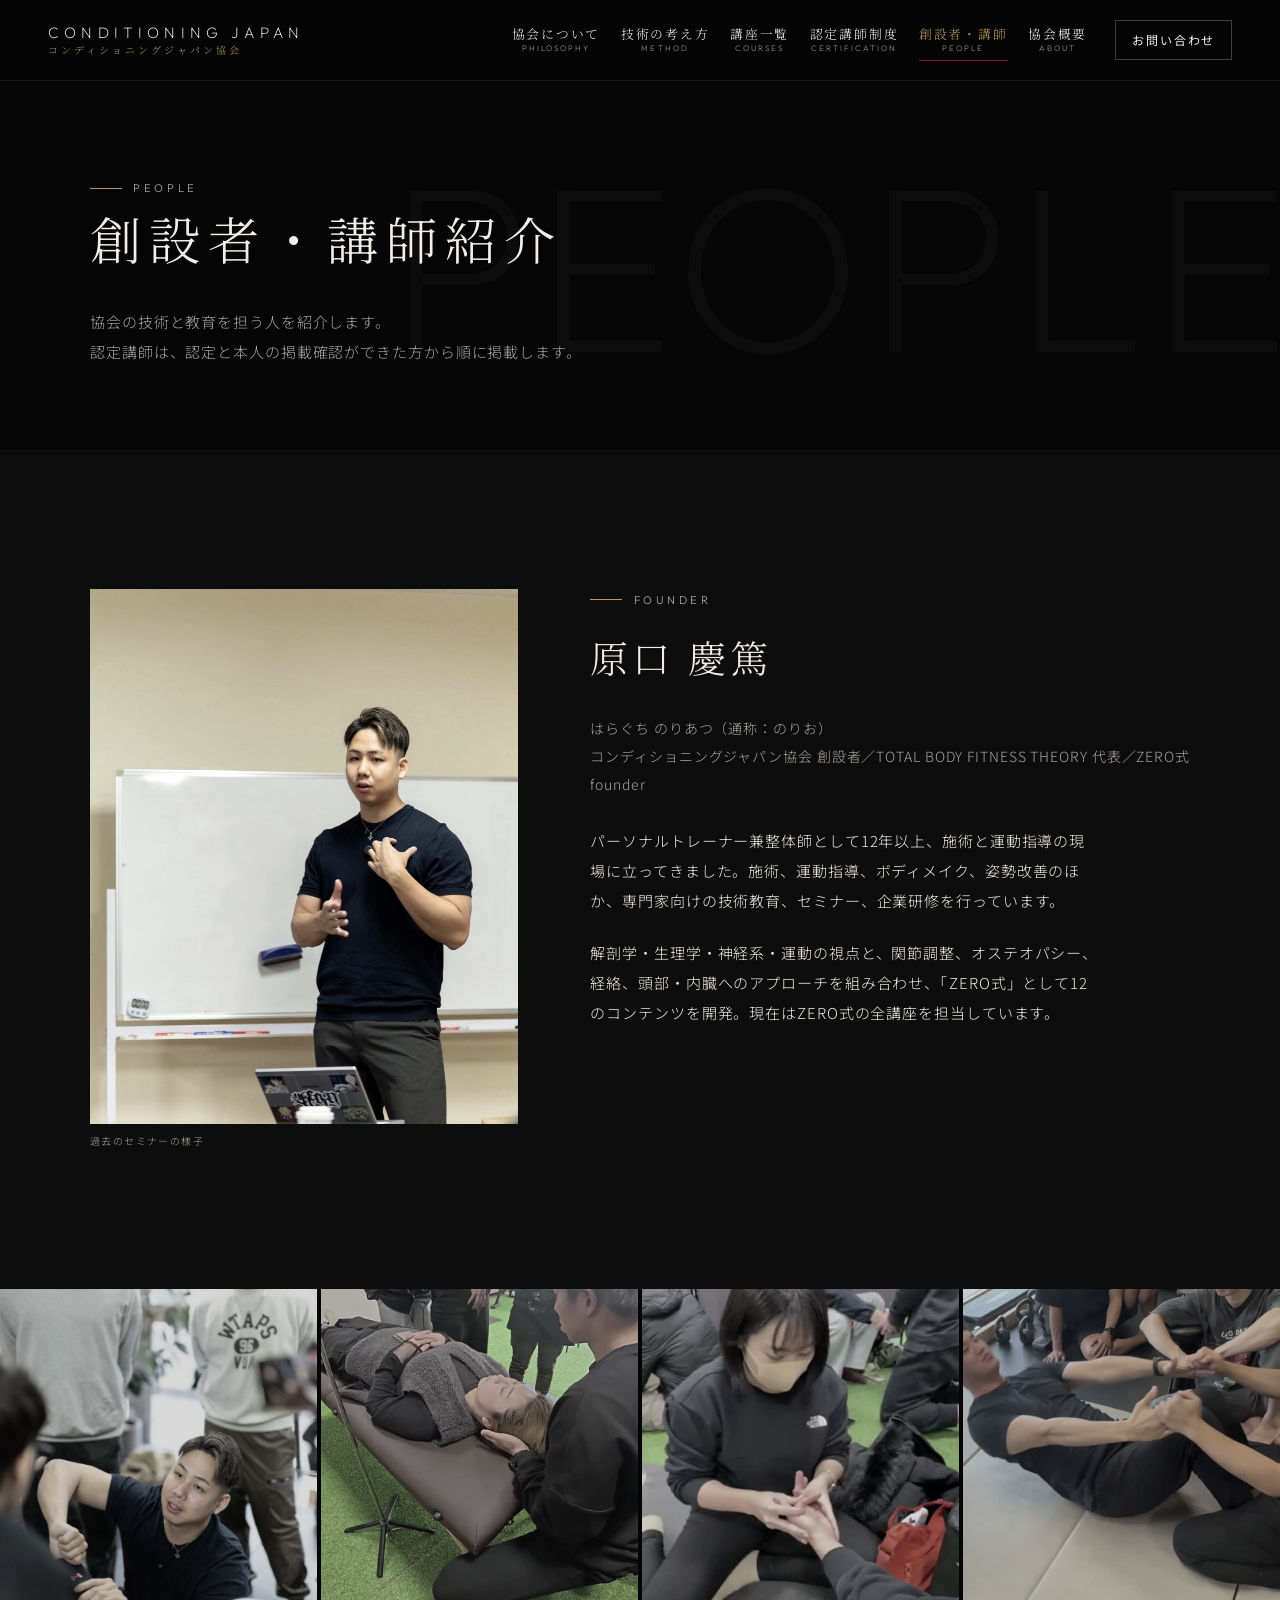
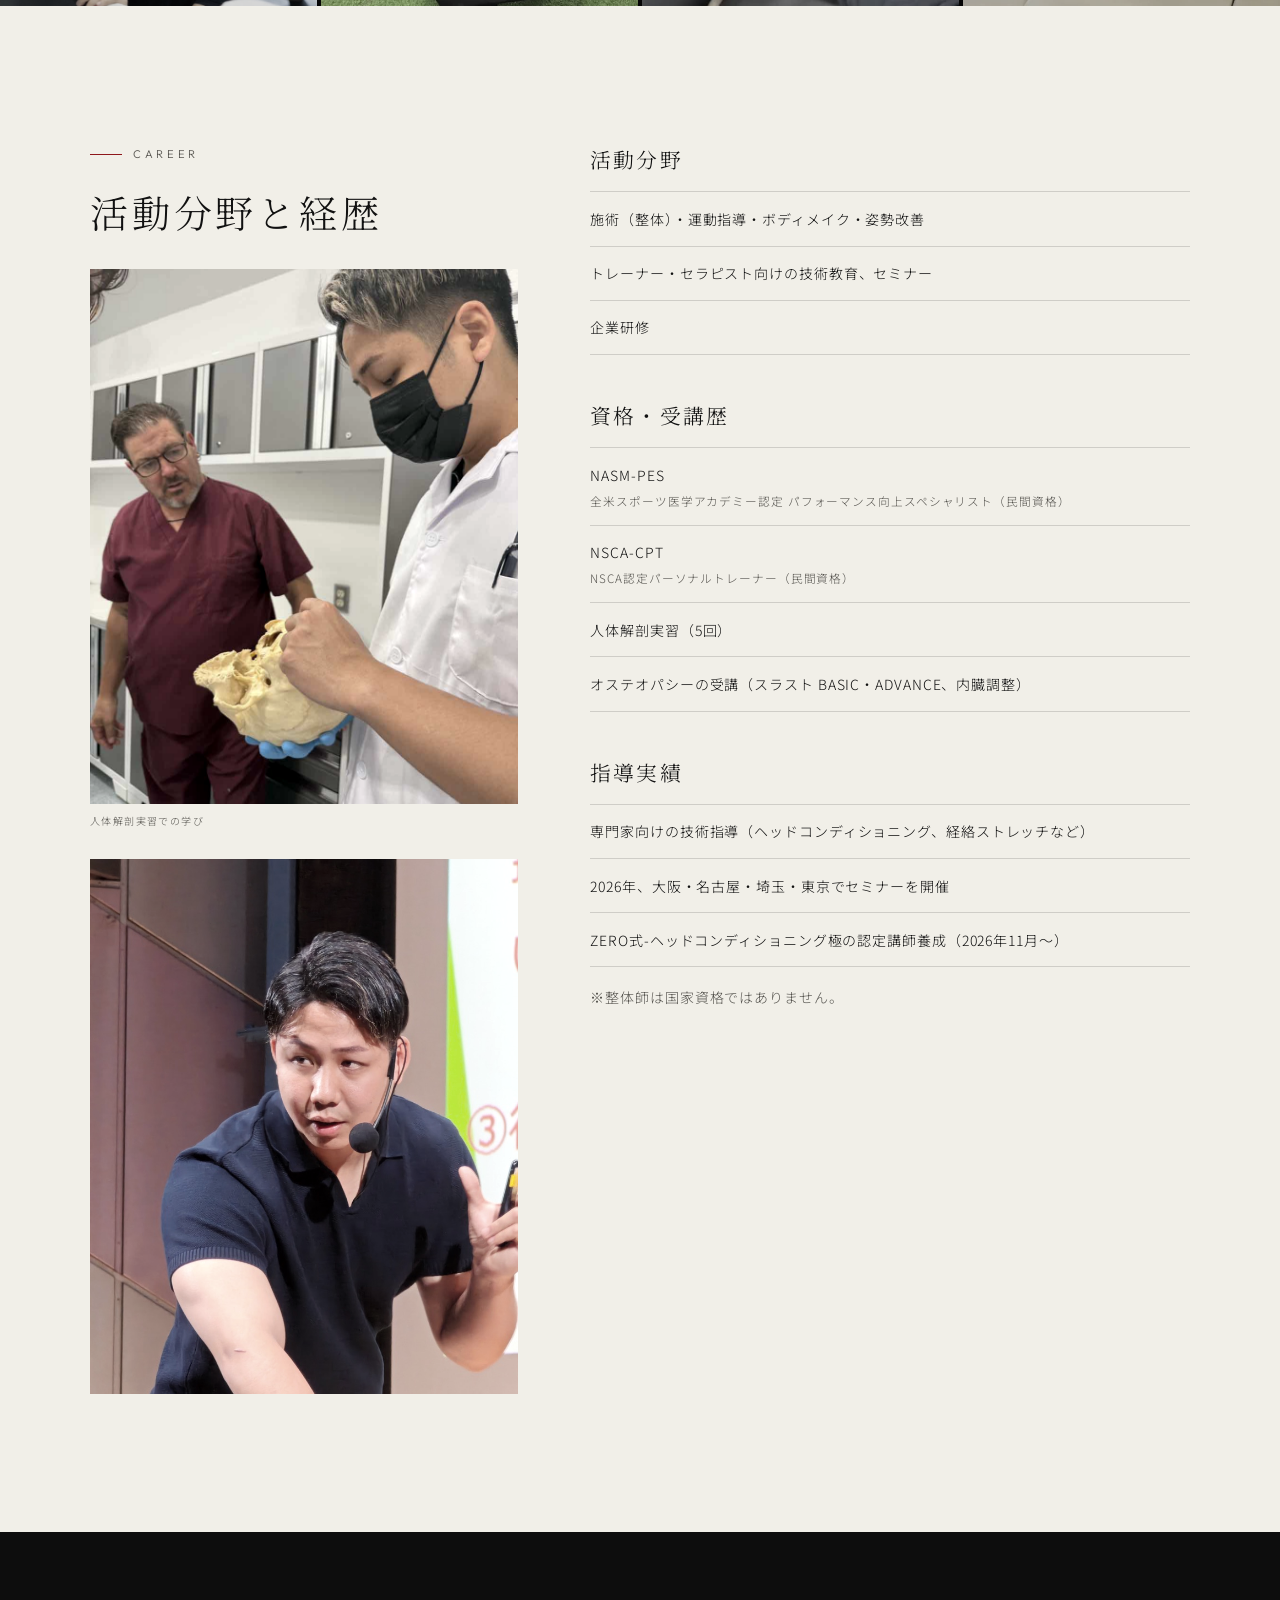
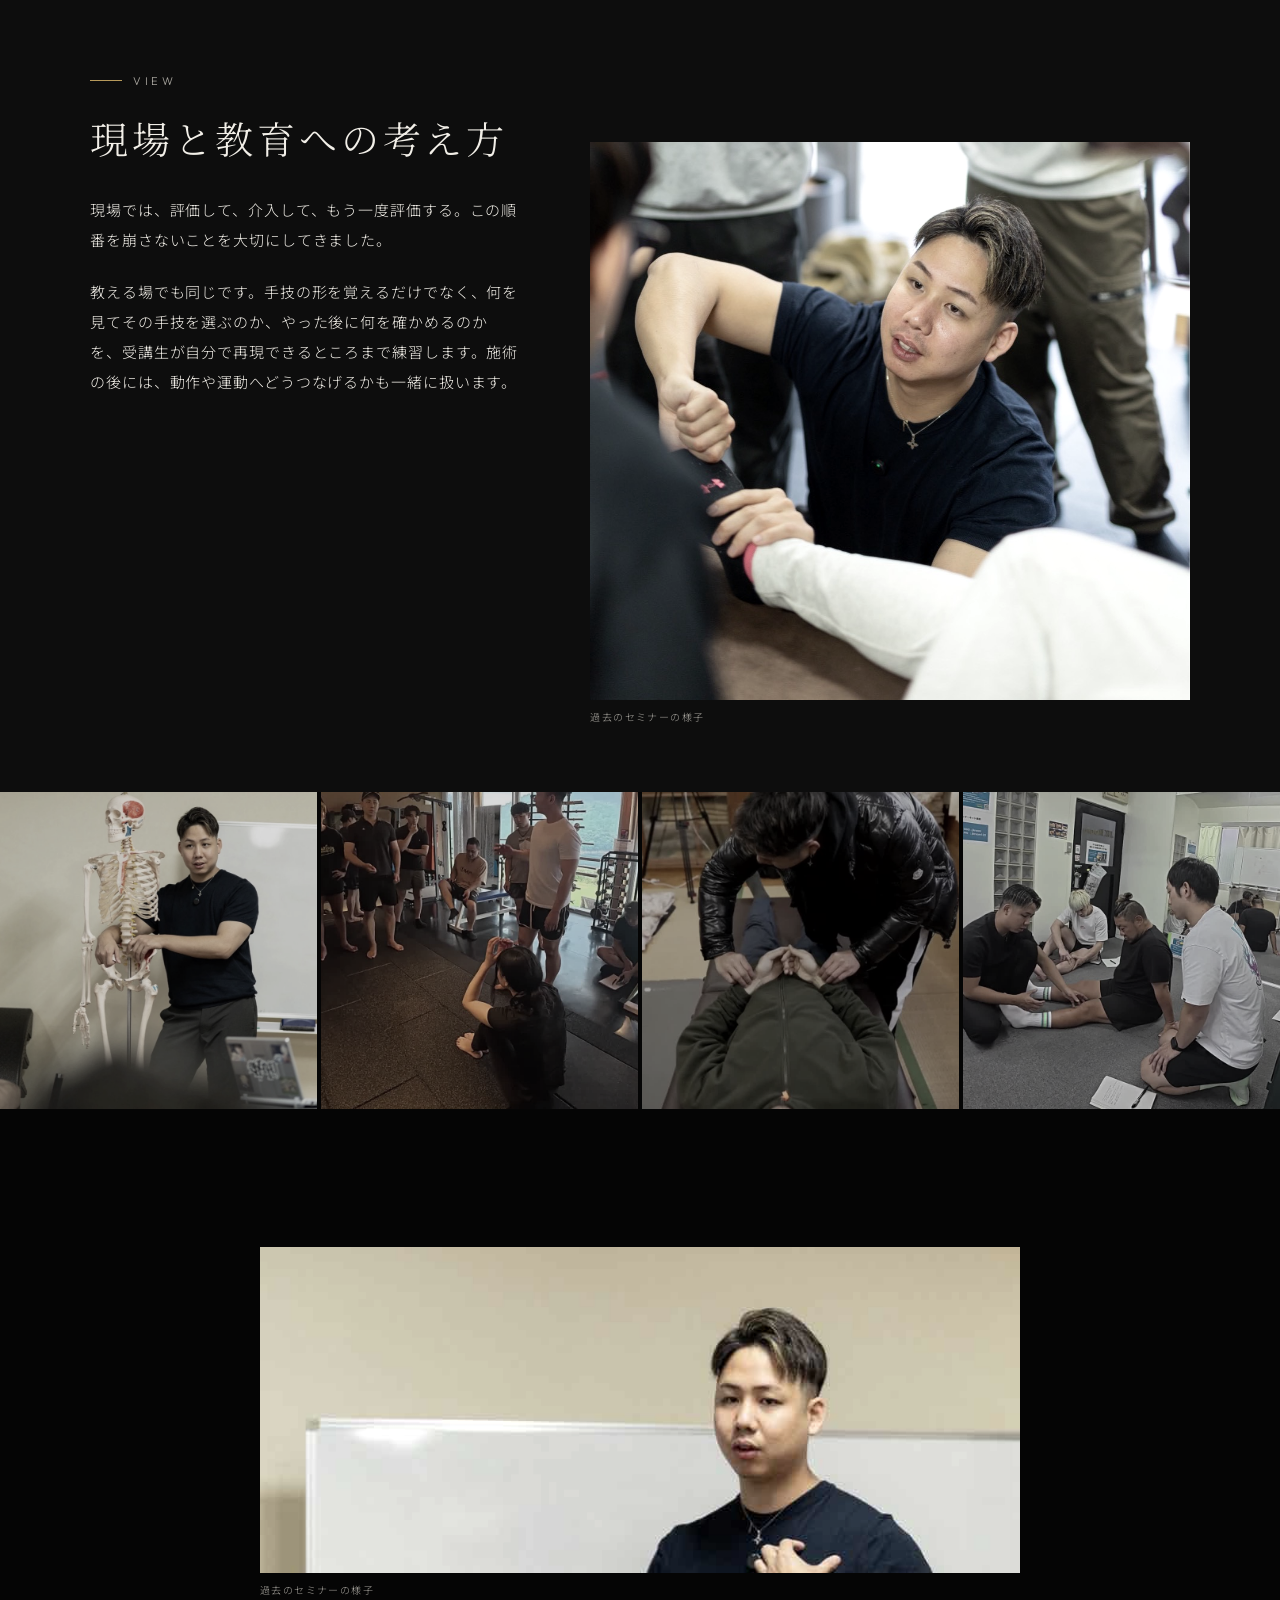
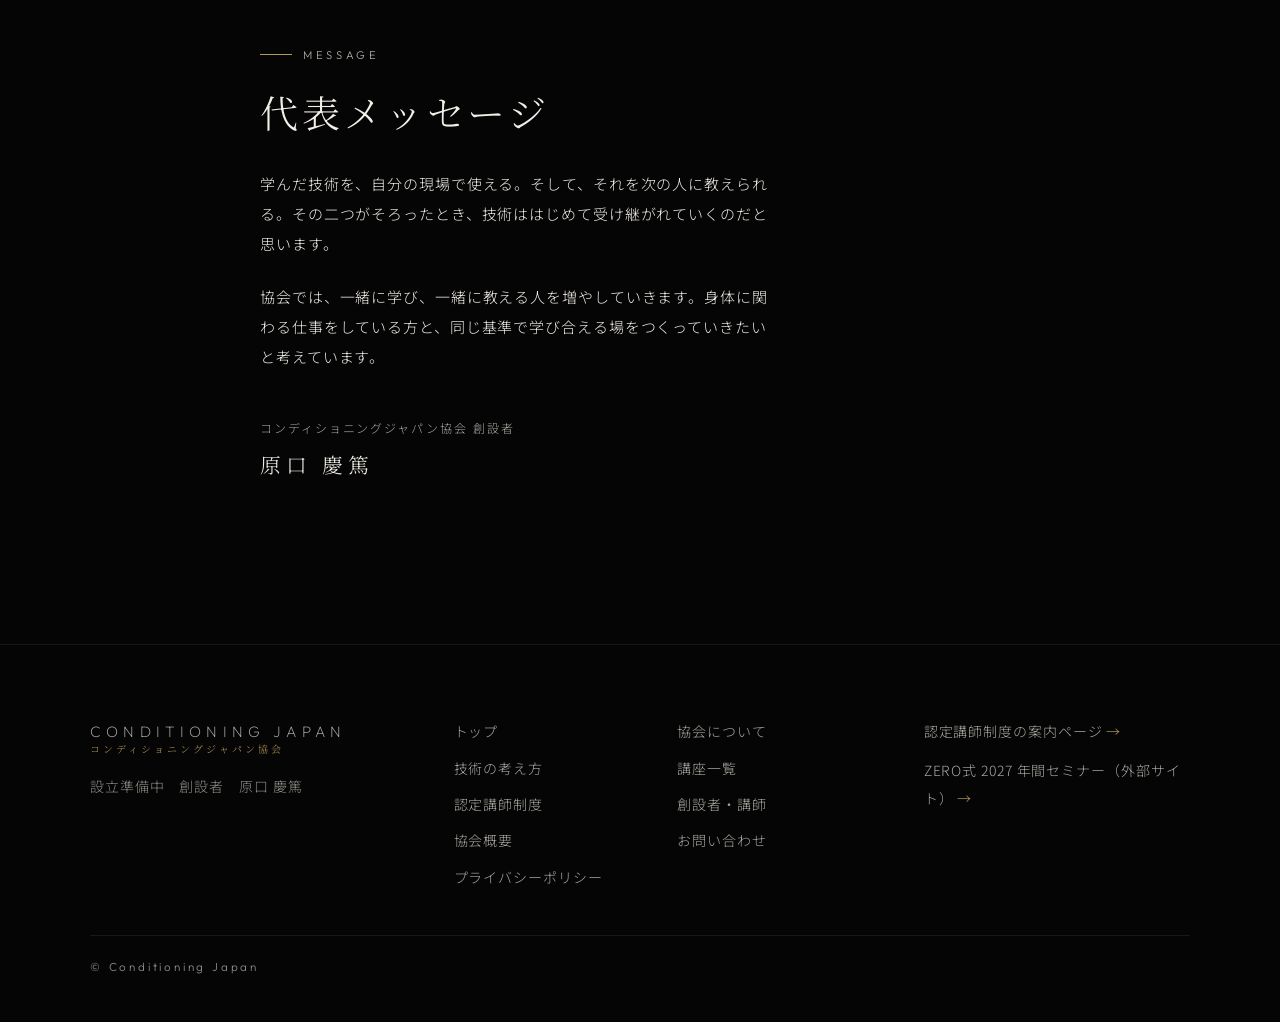
<file: people 2/index.html>
<!doctype html>
<html lang="ja">
<head>
<meta charset="utf-8">
<meta name="viewport" content="width=device-width, initial-scale=1, viewport-fit=cover">
<title>創設者・講師紹介｜コンディショニングジャパン協会</title>
<meta name="description" content="コンディショニングジャパン協会 創設者・原口慶篤（はらぐち のりあつ）の活動分野、経歴・資格、現場と教育への考え方、代表メッセージ。">
<link rel="canonical" href="https://noriatsu3377-hue.github.io/conditioning-japan/people/">
<meta property="og:url" content="https://noriatsu3377-hue.github.io/conditioning-japan/people/">
<meta property="og:type" content="article">
<meta property="og:title" content="創設者・講師紹介｜コンディショニングジャパン協会">
<meta property="og:description" content="コンディショニングジャパン協会 創設者・原口慶篤（はらぐち のりあつ）の活動分野、経歴・資格、現場と教育への考え方、代表メッセージ。">
<meta property="og:site_name" content="コンディショニングジャパン協会">

<meta name="theme-color" content="#101923">

<link rel="preconnect" href="https://fonts.googleapis.com">
<link rel="preconnect" href="https://fonts.gstatic.com" crossorigin>
<link rel="stylesheet" href="https://fonts.googleapis.com/css2?family=Cormorant+Garamond:wght@300;400&family=Noto+Sans+JP:wght@300;400;500&family=Noto+Serif+JP:wght@300;400;500&family=Outfit:wght@200;300&display=swap">
<link rel="stylesheet" href="../assets/css/style.css">
<script>document.documentElement.classList.add("js")</script>


</head>
<body class="">

<a class="skip-link" href="#main">本文へ移動</a>

<header class="site-header" data-header>
  <div class="header-inner">
    <a class="wordmark" href="../" aria-label="コンディショニングジャパン協会 トップへ">
      <span class="wordmark-en">Conditioning Japan</span>
      <span class="wordmark-ja">コンディショニングジャパン協会</span>
    </a>
    <nav class="gnav" aria-label="メインメニュー">
      <ul><li><a href="../philosophy/"><span class="nav-ja">協会について</span><span class="nav-en" aria-hidden="true">Philosophy</span></a></li><li><a href="../method/"><span class="nav-ja">技術の考え方</span><span class="nav-en" aria-hidden="true">Method</span></a></li><li><a href="../courses/"><span class="nav-ja">講座一覧</span><span class="nav-en" aria-hidden="true">Courses</span></a></li><li><a href="../certification/"><span class="nav-ja">認定講師制度</span><span class="nav-en" aria-hidden="true">Certification</span></a></li><li><a href="../people/" aria-current="page"><span class="nav-ja">創設者・講師</span><span class="nav-en" aria-hidden="true">People</span></a></li><li><a href="../about/"><span class="nav-ja">協会概要</span><span class="nav-en" aria-hidden="true">About</span></a></li></ul>
      <a class="btn btn-sm btn-line-light" href="../contact/">お問い合わせ</a>
    </nav>
    <button class="menu-btn" type="button" aria-expanded="false" aria-controls="drawer" aria-label="メニューを開く" data-menu-btn>
      <span class="menu-bars" aria-hidden="true"><span></span><span></span><span></span></span>
    </button>
  </div>
  <div class="drawer" id="drawer" hidden data-drawer role="dialog" aria-modal="true" aria-label="メニュー">
    <nav aria-label="メニュー">
      <ul>
        <li><a href="../">トップ</a></li>
        <li><a href="../philosophy/"><span class="nav-ja">協会について</span><span class="nav-en" aria-hidden="true">Philosophy</span></a></li><li><a href="../method/"><span class="nav-ja">技術の考え方</span><span class="nav-en" aria-hidden="true">Method</span></a></li><li><a href="../courses/"><span class="nav-ja">講座一覧</span><span class="nav-en" aria-hidden="true">Courses</span></a></li><li><a href="../certification/"><span class="nav-ja">認定講師制度</span><span class="nav-en" aria-hidden="true">Certification</span></a></li><li><a href="../people/" aria-current="page"><span class="nav-ja">創設者・講師</span><span class="nav-en" aria-hidden="true">People</span></a></li><li><a href="../about/"><span class="nav-ja">協会概要</span><span class="nav-en" aria-hidden="true">About</span></a></li>
        <li><a href="../contact/"><span class="nav-ja">お問い合わせ</span><span class="nav-en" aria-hidden="true">Contact</span></a></li>
      </ul>
      <a class="drawer-lp" href="https://noriatsu3377-hue.github.io/conditioning-japan-instructor/">認定講師制度の案内ページ →</a>
    </nav>
  </div>
</header>
<main id="main">
<header class="page-head" data-wm="PEOPLE">
  <div class="container">
    <p class="eyebrow">People</p>
    <h1>創設者・講師紹介</h1>
    <p>協会の技術と教育を担う人を紹介します。<br>認定講師は、認定と本人の掲載確認ができた方から順に掲載します。</p>
  </div>
</header>

<section class="section" aria-labelledby="founder-name">
  <div class="container split">
    <figure class="photo tall">
      <img src="../assets/img/lecture-talk.jpg" alt="セミナーで受講者に向けて話す原口慶篤" width="800" height="1200" loading="lazy" decoding="async">
      <figcaption>過去のセミナーの様子</figcaption>
    </figure>
    <div>
      <p class="eyebrow">Founder</p>
      <h2 class="h2" id="founder-name">原口 慶篤</h2>
      <p class="sub">はらぐち のりあつ（通称：のりお）<br>コンディショニングジャパン協会 創設者／TOTAL BODY FITNESS THEORY 代表／ZERO式 founder</p>
      <div class="prose" style="margin-top:var(--sp-3)">
        <p>パーソナルトレーナー兼整体師として12年以上、施術と運動指導の現場に立ってきました。施術、運動指導、ボディメイク、姿勢改善のほか、専門家向けの技術教育、セミナー、企業研修を行っています。</p>
        <p>解剖学・生理学・神経系・運動の視点と、関節調整、オステオパシー、経絡、頭部・内臓へのアプローチを組み合わせ、「ZERO式」として12のコンテンツを開発。現在はZERO式の全講座を担当しています。</p>
      </div>
    </div>
  </div>
</section>

<section class="section is-dark" aria-label="指導の様子（過去のセミナー）" style="padding-block:0">
  <div class="gallery">
    <figure><img src="../assets/img/practice-arm.jpg" alt="受講者に関節の調整を指導する原口慶篤" width="800" height="1200" loading="lazy" decoding="async"></figure>
    <figure><img src="../assets/img/kiwami-2.jpg" alt="頭部へのアプローチを練習する様子" width="800" height="800" loading="lazy" decoding="async"></figure>
    <figure><img src="../assets/img/hands-2.jpg" alt="受講者同士で手の評価を練習する様子" width="800" height="800" loading="lazy" decoding="async"></figure>
    <figure><img src="../assets/img/posture-2.jpg" alt="受講者同士で評価を練習する様子" width="800" height="800" loading="lazy" decoding="async"></figure>
  </div>
</section>

<section class="section is-tint" aria-labelledby="career-title">
  <div class="container split">
    <div>
      <p class="eyebrow">Career</p>
      <h2 class="h2" id="career-title">活動分野と経歴</h2>
      <figure class="photo tall" style="margin-top:var(--sp-3)"><img src="../assets/img/anatomy2.jpg" alt="人体解剖実習で骨の標本を手に取る創設者" width="900" height="1200" loading="lazy" decoding="async"><figcaption>人体解剖実習での学び</figcaption></figure>
      <figure class="photo tall" style="margin-top:var(--sp-3)"><img src="../assets/img/stage-talk.jpg" alt="ステージで講演する原口慶篤" width="777" height="1010" loading="lazy" decoding="async"></figure>
    </div>
    <div>
      <h3 class="h3">活動分野</h3>
      <ul class="facts-list" style="margin-bottom:var(--sp-4)">
        <li>施術（整体）・運動指導・ボディメイク・姿勢改善</li>
        <li>トレーナー・セラピスト向けの技術教育、セミナー</li>
        <li>企業研修</li>
      </ul>
      <h3 class="h3">資格・受講歴</h3>
      <ul class="facts-list" style="margin-bottom:var(--sp-4)">
        <li>NASM-PES<small>全米スポーツ医学アカデミー認定 パフォーマンス向上スペシャリスト（民間資格）</small></li>
        <li>NSCA-CPT<small>NSCA認定パーソナルトレーナー（民間資格）</small></li>
        <li>人体解剖実習（5回）</li>
        <li>オステオパシーの受講（スラスト BASIC・ADVANCE、内臓調整）</li>
      </ul>
      <h3 class="h3">指導実績</h3>
      <ul class="facts-list">
        <li>専門家向けの技術指導（ヘッドコンディショニング、経絡ストレッチなど）</li>
        <li>2026年、大阪・名古屋・埼玉・東京でセミナーを開催</li>
        <li>ZERO式-ヘッドコンディショニング極の認定講師養成（2026年11月〜）</li>
      </ul>
      <p class="sub" style="margin-top:var(--sp-2)">※整体師は国家資格ではありません。</p>
    </div>
  </div>
</section>

<section class="section" aria-labelledby="view-title">
  <div class="container split reverse">
    <figure class="photo offset-photo">
      <img src="../assets/img/norio.jpg" alt="受講者の腕を取り、手技を指導する原口慶篤" width="997" height="928" loading="lazy" decoding="async">
      <figcaption>過去のセミナーの様子</figcaption>
    </figure>
    <div>
      <p class="eyebrow">View</p>
      <h2 class="h2" id="view-title">現場と教育への考え方</h2>
      <div class="prose">
        <p>現場では、評価して、介入して、もう一度評価する。この順番を崩さないことを大切にしてきました。</p>
        <p>教える場でも同じです。手技の形を覚えるだけでなく、何を見てその手技を選ぶのか、やった後に何を確かめるのかを、受講生が自分で再現できるところまで練習します。施術の後には、動作や運動へどうつなげるかも一緒に扱います。</p>
      </div>
    </div>
  </div>
</section>

<section class="section is-dark" aria-label="指導の様子（過去のセミナー）" style="padding-block:0">
  <div class="gallery">
    <figure><img src="../assets/img/lecture-skeleton.jpg" alt="骨格模型を使って説明する原口慶篤" width="800" height="1200" loading="lazy" decoding="async"></figure>
    <figure><img src="../assets/img/gasshuku-2.jpg" alt="運動を練習する受講者" width="800" height="800" loading="lazy" decoding="async"></figure>
    <figure><img src="../assets/img/naizou-2.jpg" alt="腹部へのアプローチを指導する様子" width="800" height="800" loading="lazy" decoding="async"></figure>
    <figure><img src="../assets/img/keiraku-2.jpg" alt="受講者同士でストレッチを練習する様子" width="800" height="800" loading="lazy" decoding="async"></figure>
  </div>
</section>

<section class="section is-dark" aria-labelledby="pmsg-title">
  <div class="container narrow">
    <figure class="photo wide-band" style="margin:0 0 var(--sp-4)"><img src="../assets/img/founder.jpg" alt="セミナーで話す創設者・原口慶篤" width="800" height="1200" loading="lazy" decoding="async"><figcaption>過去のセミナーの様子</figcaption></figure>
    <p class="eyebrow">Message</p>
    <h2 class="h2" id="pmsg-title" data-draft>代表メッセージ</h2>
    <div class="prose">
      <p>学んだ技術を、自分の現場で使える。そして、それを次の人に教えられる。その二つがそろったとき、技術ははじめて受け継がれていくのだと思います。</p>
      <p>協会では、一緒に学び、一緒に教える人を増やしていきます。身体に関わる仕事をしている方と、同じ基準で学び合える場をつくっていきたいと考えています。</p>
    </div>
    <p class="signature"><small>コンディショニングジャパン協会 創設者</small>原口 慶篤</p>
  </div>
</section>

</main>

<footer class="site-footer">
  <div class="container footer-grid">
    <div>
      <p class="wordmark wordmark-footer"><span class="wordmark-en">Conditioning Japan</span><span class="wordmark-ja">コンディショニングジャパン協会</span></p>
      <p class="footer-note">設立準備中　創設者　原口 慶篤</p>
    </div>
    <nav aria-label="フッターメニュー">
      <ul class="footer-links">
        <li><a href="../">トップ</a></li>
        <li><a href="../philosophy/">協会について</a></li><li><a href="../method/">技術の考え方</a></li><li><a href="../courses/">講座一覧</a></li><li><a href="../certification/">認定講師制度</a></li><li><a href="../people/">創設者・講師</a></li><li><a href="../about/">協会概要</a></li>
        <li><a href="../contact/">お問い合わせ</a></li>
        <li><a href="../privacy/">プライバシーポリシー</a></li>
      </ul>
    </nav>
    <div class="footer-out">
      <a href="https://noriatsu3377-hue.github.io/conditioning-japan-instructor/">認定講師制度の案内ページ</a>
      <a href="https://noriatsu3377-hue.github.io/zero-seminar-2027/" rel="noopener">ZERO式 2027 年間セミナー（外部サイト）</a>
    </div>
  </div>
  <p class="container copyright"><small>© Conditioning Japan</small></p>
</footer>
<script src="../assets/js/main.js" defer></script>
</body>
</html>
</file>
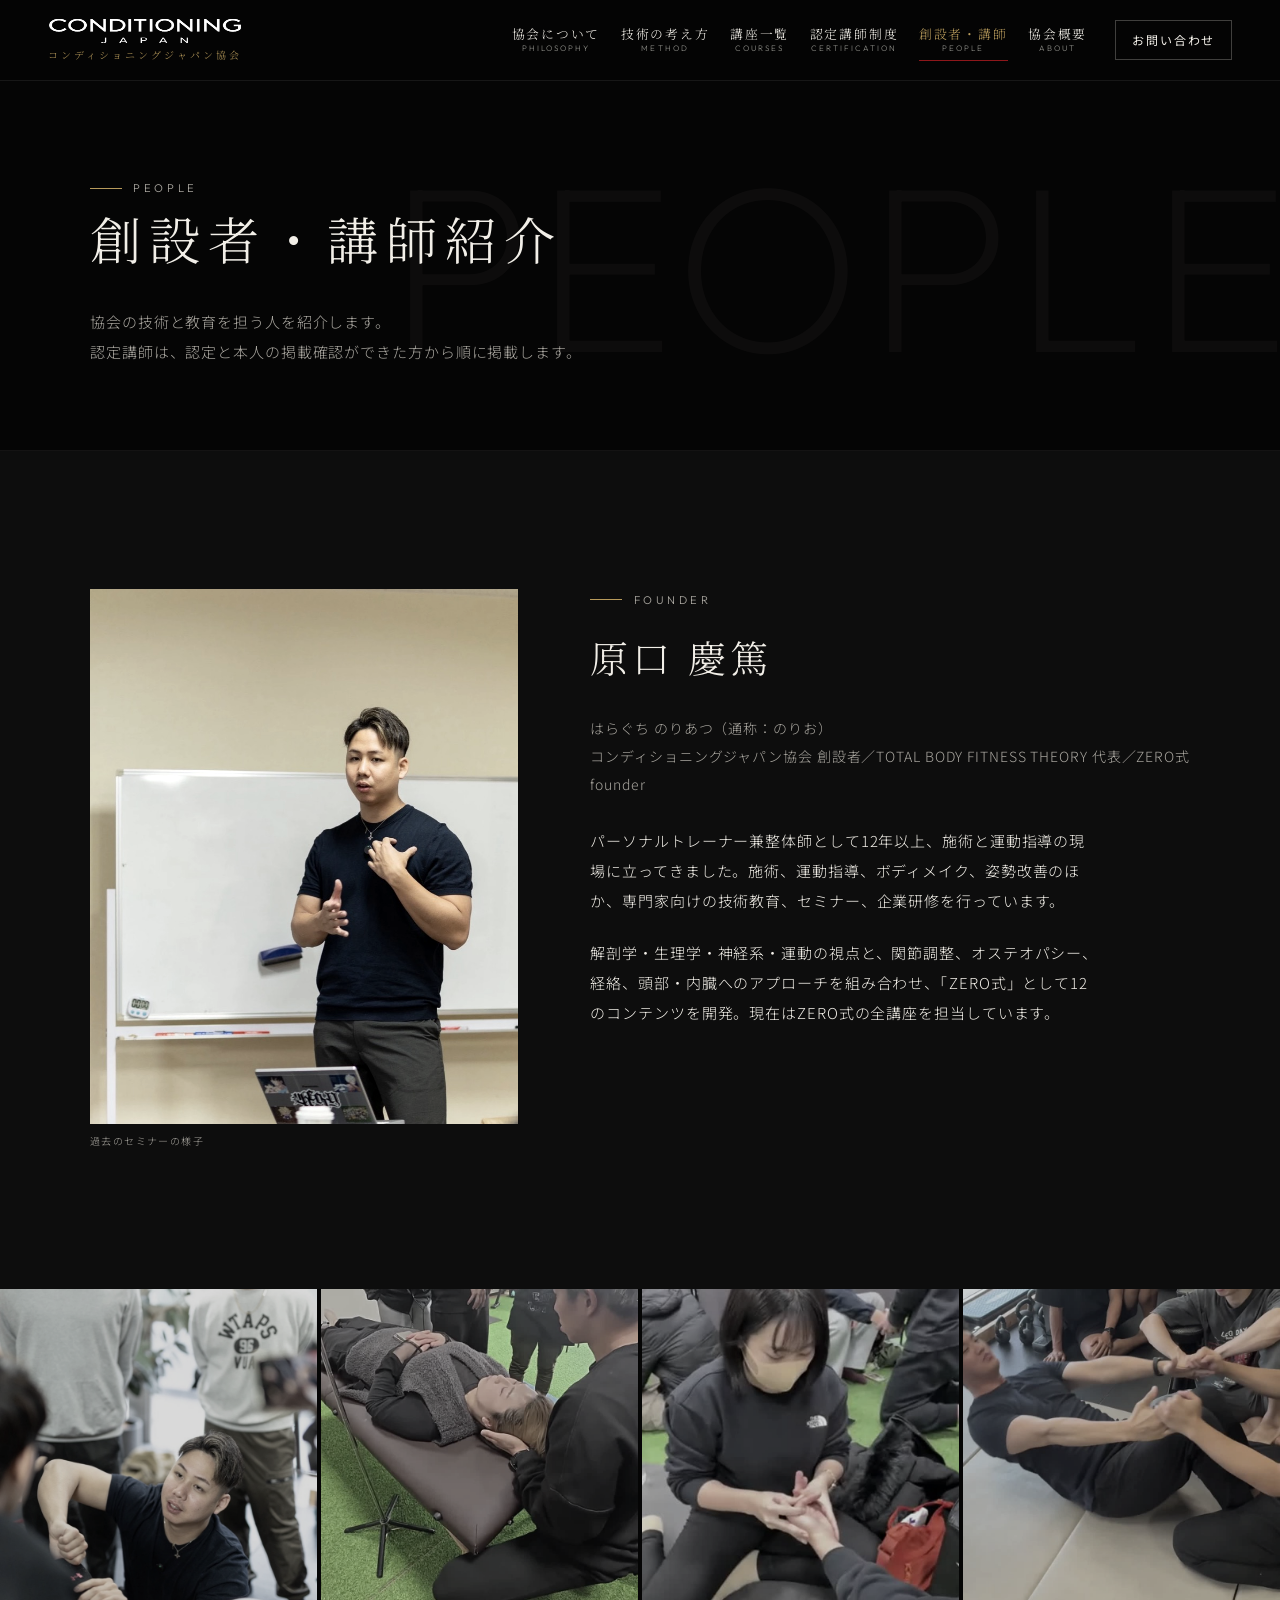
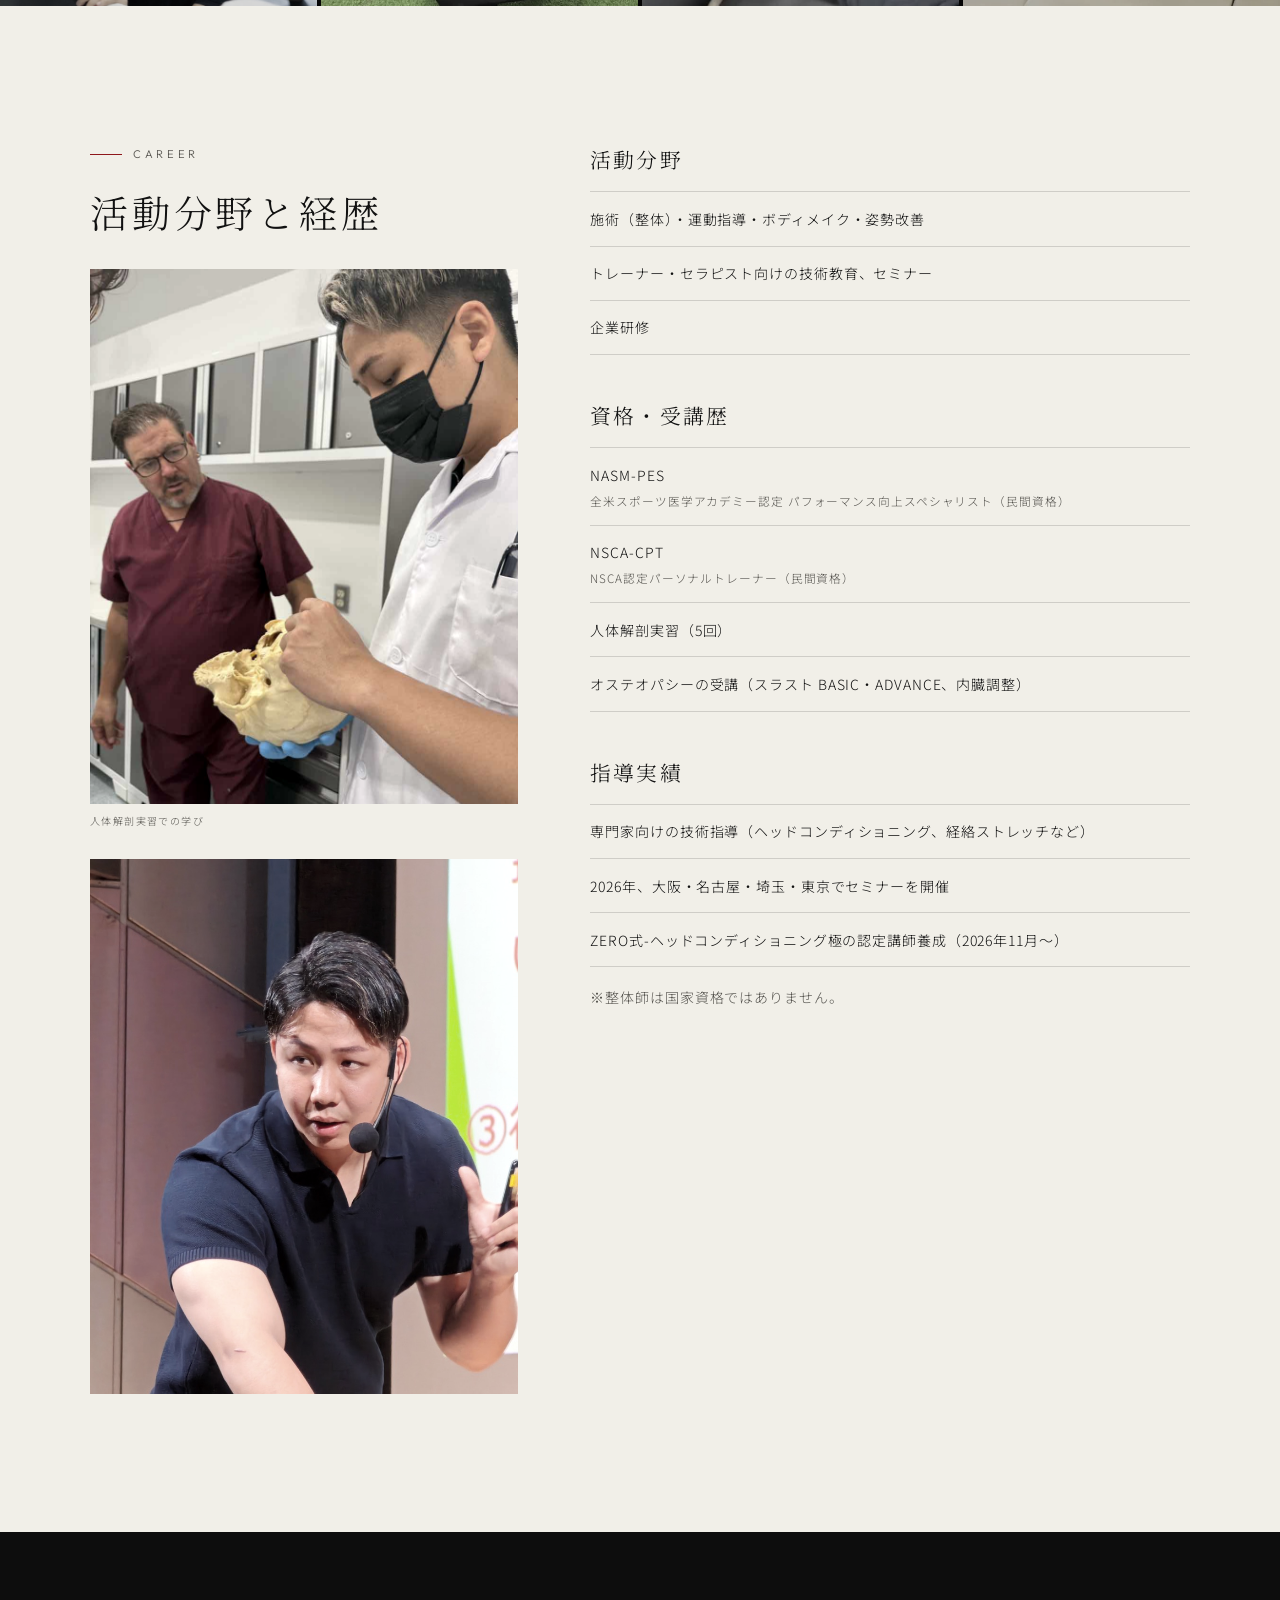
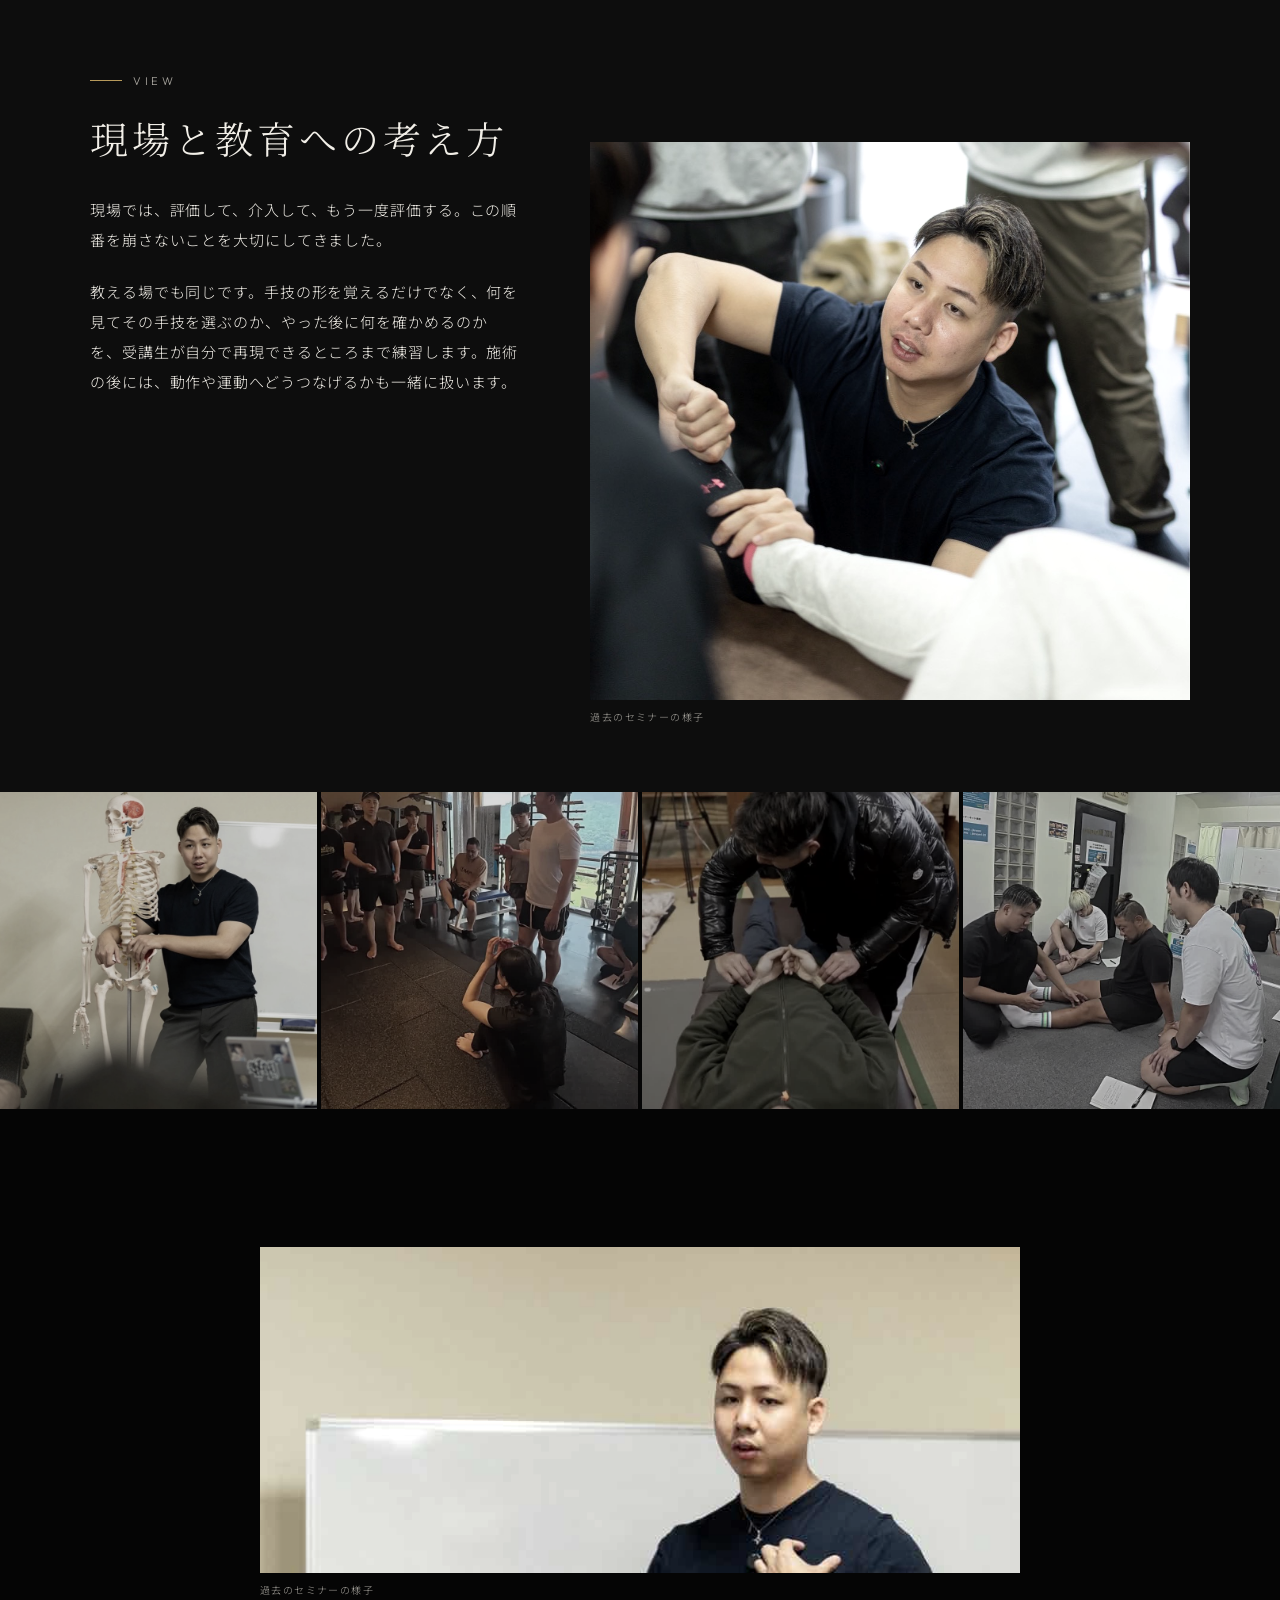
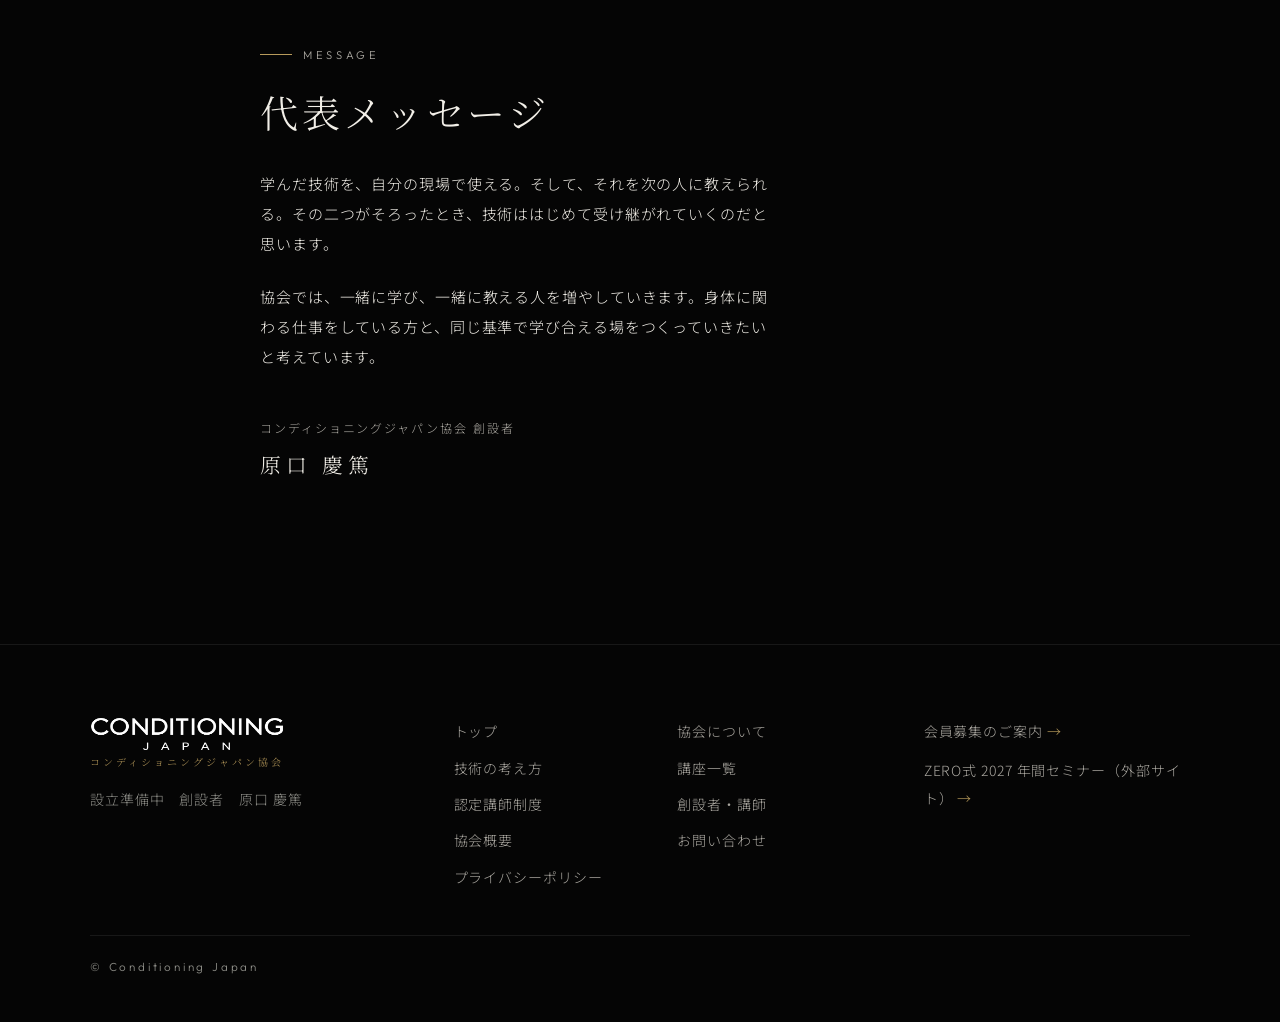
<file: people/index.html>
<!doctype html>
<html lang="ja">
<head>
<meta charset="utf-8">
<meta name="viewport" content="width=device-width, initial-scale=1, viewport-fit=cover">
<title>創設者・講師紹介｜コンディショニングジャパン協会</title>
<meta name="description" content="コンディショニングジャパン協会 創設者・原口慶篤（はらぐち のりあつ）の活動分野、経歴・資格、現場と教育への考え方、代表メッセージ。">
<link rel="canonical" href="https://noriatsu3377-hue.github.io/conditioning-japan/people/">
<meta property="og:url" content="https://noriatsu3377-hue.github.io/conditioning-japan/people/">
<meta property="og:type" content="article">
<meta property="og:title" content="創設者・講師紹介｜コンディショニングジャパン協会">
<meta property="og:description" content="コンディショニングジャパン協会 創設者・原口慶篤（はらぐち のりあつ）の活動分野、経歴・資格、現場と教育への考え方、代表メッセージ。">
<meta property="og:site_name" content="コンディショニングジャパン協会">
<meta property="og:image" content="https://noriatsu3377-hue.github.io/conditioning-japan/assets/img/ogp.png">
<meta name="theme-color" content="#101923">
<meta name="twitter:card" content="summary_large_image">
<link rel="icon" type="image/png" href="../assets/img/favicon.png">
<link rel="apple-touch-icon" href="../assets/img/apple-touch-icon.png">

<link rel="preconnect" href="https://fonts.googleapis.com">
<link rel="preconnect" href="https://fonts.gstatic.com" crossorigin>
<link rel="stylesheet" href="https://fonts.googleapis.com/css2?family=Cormorant+Garamond:wght@300;400&family=Noto+Sans+JP:wght@300;400;500&family=Noto+Serif+JP:wght@300;400;500&family=Outfit:wght@200;300&display=swap">
<link rel="stylesheet" href="../assets/css/style.css">
<script>document.documentElement.classList.add("js")</script>


</head>
<body class="">

<a class="skip-link" href="#main">本文へ移動</a>

<header class="site-header" data-header>
  <div class="header-inner">
    <a class="wordmark" href="../" aria-label="コンディショニングジャパン協会 トップへ">
      <img class="wordmark-logo" src="../assets/img/logo-cj.png" alt="CONDITIONING JAPAN" width="720" height="145">
      <span class="wordmark-ja">コンディショニングジャパン協会</span>
    </a>
    <nav class="gnav" aria-label="メインメニュー">
      <ul><li><a href="../philosophy/"><span class="nav-ja">協会について</span><span class="nav-en" aria-hidden="true">Philosophy</span></a></li><li><a href="../method/"><span class="nav-ja">技術の考え方</span><span class="nav-en" aria-hidden="true">Method</span></a></li><li><a href="../courses/"><span class="nav-ja">講座一覧</span><span class="nav-en" aria-hidden="true">Courses</span></a></li><li><a href="../certification/"><span class="nav-ja">認定講師制度</span><span class="nav-en" aria-hidden="true">Certification</span></a></li><li><a href="../people/" aria-current="page"><span class="nav-ja">創設者・講師</span><span class="nav-en" aria-hidden="true">People</span></a></li><li><a href="../about/"><span class="nav-ja">協会概要</span><span class="nav-en" aria-hidden="true">About</span></a></li></ul>
      <a class="btn btn-sm btn-line-light" href="../contact/">お問い合わせ</a>
    </nav>
    <button class="menu-btn" type="button" aria-expanded="false" aria-controls="drawer" aria-label="メニューを開く" data-menu-btn>
      <span class="menu-bars" aria-hidden="true"><span></span><span></span><span></span></span>
    </button>
  </div>
  <div class="drawer" id="drawer" hidden data-drawer role="dialog" aria-modal="true" aria-label="メニュー">
    <nav aria-label="メニュー">
      <ul>
        <li><a href="../">トップ</a></li>
        <li><a href="../philosophy/"><span class="nav-ja">協会について</span><span class="nav-en" aria-hidden="true">Philosophy</span></a></li><li><a href="../method/"><span class="nav-ja">技術の考え方</span><span class="nav-en" aria-hidden="true">Method</span></a></li><li><a href="../courses/"><span class="nav-ja">講座一覧</span><span class="nav-en" aria-hidden="true">Courses</span></a></li><li><a href="../certification/"><span class="nav-ja">認定講師制度</span><span class="nav-en" aria-hidden="true">Certification</span></a></li><li><a href="../people/" aria-current="page"><span class="nav-ja">創設者・講師</span><span class="nav-en" aria-hidden="true">People</span></a></li><li><a href="../about/"><span class="nav-ja">協会概要</span><span class="nav-en" aria-hidden="true">About</span></a></li>
        <li><a href="../contact/"><span class="nav-ja">お問い合わせ</span><span class="nav-en" aria-hidden="true">Contact</span></a></li>
      </ul>
      <a class="drawer-lp" href="https://noriatsu3377-hue.github.io/conditioning-japan-instructor/">会員募集のご案内 →</a>
    </nav>
  </div>
</header>
<main id="main">
<header class="page-head" data-wm="PEOPLE">
  <div class="container">
    <p class="eyebrow">People</p>
    <h1>創設者・講師紹介</h1>
    <p>協会の技術と教育を担う人を紹介します。<br>認定講師は、認定と本人の掲載確認ができた方から順に掲載します。</p>
  </div>
</header>

<section class="section" aria-labelledby="founder-name">
  <div class="container split">
    <figure class="photo tall">
      <img src="../assets/img/lecture-talk.jpg" alt="セミナーで受講者に向けて話す原口慶篤" width="800" height="1200" loading="lazy" decoding="async">
      <figcaption>過去のセミナーの様子</figcaption>
    </figure>
    <div>
      <p class="eyebrow">Founder</p>
      <h2 class="h2" id="founder-name">原口 慶篤</h2>
      <p class="sub">はらぐち のりあつ（通称：のりお）<br>コンディショニングジャパン協会 創設者／TOTAL BODY FITNESS THEORY 代表／ZERO式 founder</p>
      <div class="prose" style="margin-top:var(--sp-3)">
        <p>パーソナルトレーナー兼整体師として12年以上、施術と運動指導の現場に立ってきました。施術、運動指導、ボディメイク、姿勢改善のほか、専門家向けの技術教育、セミナー、企業研修を行っています。</p>
        <p>解剖学・生理学・神経系・運動の視点と、関節調整、オステオパシー、経絡、頭部・内臓へのアプローチを組み合わせ、「ZERO式」として12のコンテンツを開発。現在はZERO式の全講座を担当しています。</p>
      </div>
    </div>
  </div>
</section>

<section class="section is-dark" aria-label="指導の様子（過去のセミナー）" style="padding-block:0">
  <div class="gallery">
    <figure><img src="../assets/img/practice-arm.jpg" alt="受講者に関節の調整を指導する原口慶篤" width="800" height="1200" loading="lazy" decoding="async"></figure>
    <figure><img src="../assets/img/kiwami-2.jpg" alt="頭部へのアプローチを練習する様子" width="800" height="800" loading="lazy" decoding="async"></figure>
    <figure><img src="../assets/img/hands-2.jpg" alt="受講者同士で手の評価を練習する様子" width="800" height="800" loading="lazy" decoding="async"></figure>
    <figure><img src="../assets/img/posture-2.jpg" alt="受講者同士で評価を練習する様子" width="800" height="800" loading="lazy" decoding="async"></figure>
  </div>
</section>

<section class="section is-tint" aria-labelledby="career-title">
  <div class="container split">
    <div>
      <p class="eyebrow">Career</p>
      <h2 class="h2" id="career-title">活動分野と経歴</h2>
      <figure class="photo tall" style="margin-top:var(--sp-3)"><img src="../assets/img/anatomy2.jpg" alt="人体解剖実習で骨の標本を手に取る創設者" width="900" height="1200" loading="lazy" decoding="async"><figcaption>人体解剖実習での学び</figcaption></figure>
      <figure class="photo tall" style="margin-top:var(--sp-3)"><img src="../assets/img/stage-talk.jpg" alt="ステージで講演する原口慶篤" width="777" height="1010" loading="lazy" decoding="async"></figure>
    </div>
    <div>
      <h3 class="h3">活動分野</h3>
      <ul class="facts-list" style="margin-bottom:var(--sp-4)">
        <li>施術（整体）・運動指導・ボディメイク・姿勢改善</li>
        <li>トレーナー・セラピスト向けの技術教育、セミナー</li>
        <li>企業研修</li>
      </ul>
      <h3 class="h3">資格・受講歴</h3>
      <ul class="facts-list" style="margin-bottom:var(--sp-4)">
        <li>NASM-PES<small>全米スポーツ医学アカデミー認定 パフォーマンス向上スペシャリスト（民間資格）</small></li>
        <li>NSCA-CPT<small>NSCA認定パーソナルトレーナー（民間資格）</small></li>
        <li>人体解剖実習（5回）</li>
        <li>オステオパシーの受講（スラスト BASIC・ADVANCE、内臓調整）</li>
      </ul>
      <h3 class="h3">指導実績</h3>
      <ul class="facts-list">
        <li>専門家向けの技術指導（ヘッドコンディショニング、経絡ストレッチなど）</li>
        <li>2026年、大阪・名古屋・埼玉・東京でセミナーを開催</li>
        <li>ZERO式-ヘッドコンディショニング極の認定講師養成（2026年11月〜）</li>
      </ul>
      <p class="sub" style="margin-top:var(--sp-2)">※整体師は国家資格ではありません。</p>
    </div>
  </div>
</section>

<section class="section" aria-labelledby="view-title">
  <div class="container split reverse">
    <figure class="photo offset-photo">
      <img src="../assets/img/norio.jpg" alt="受講者の腕を取り、手技を指導する原口慶篤" width="997" height="928" loading="lazy" decoding="async">
      <figcaption>過去のセミナーの様子</figcaption>
    </figure>
    <div>
      <p class="eyebrow">View</p>
      <h2 class="h2" id="view-title">現場と教育への考え方</h2>
      <div class="prose">
        <p>現場では、評価して、介入して、もう一度評価する。この順番を崩さないことを大切にしてきました。</p>
        <p>教える場でも同じです。手技の形を覚えるだけでなく、何を見てその手技を選ぶのか、やった後に何を確かめるのかを、受講生が自分で再現できるところまで練習します。施術の後には、動作や運動へどうつなげるかも一緒に扱います。</p>
      </div>
    </div>
  </div>
</section>

<section class="section is-dark" aria-label="指導の様子（過去のセミナー）" style="padding-block:0">
  <div class="gallery">
    <figure><img src="../assets/img/lecture-skeleton.jpg" alt="骨格模型を使って説明する原口慶篤" width="800" height="1200" loading="lazy" decoding="async"></figure>
    <figure><img src="../assets/img/gasshuku-2.jpg" alt="運動を練習する受講者" width="800" height="800" loading="lazy" decoding="async"></figure>
    <figure><img src="../assets/img/naizou-2.jpg" alt="腹部へのアプローチを指導する様子" width="800" height="800" loading="lazy" decoding="async"></figure>
    <figure><img src="../assets/img/keiraku-2.jpg" alt="受講者同士でストレッチを練習する様子" width="800" height="800" loading="lazy" decoding="async"></figure>
  </div>
</section>

<section class="section is-dark" aria-labelledby="pmsg-title">
  <div class="container narrow">
    <figure class="photo wide-band" style="margin:0 0 var(--sp-4)"><img src="../assets/img/founder.jpg" alt="セミナーで話す創設者・原口慶篤" width="800" height="1200" loading="lazy" decoding="async"><figcaption>過去のセミナーの様子</figcaption></figure>
    <p class="eyebrow">Message</p>
    <h2 class="h2" id="pmsg-title" data-draft>代表メッセージ</h2>
    <div class="prose">
      <p>学んだ技術を、自分の現場で使える。そして、それを次の人に教えられる。その二つがそろったとき、技術ははじめて受け継がれていくのだと思います。</p>
      <p>協会では、一緒に学び、一緒に教える人を増やしていきます。身体に関わる仕事をしている方と、同じ基準で学び合える場をつくっていきたいと考えています。</p>
    </div>
    <p class="signature"><small>コンディショニングジャパン協会 創設者</small>原口 慶篤</p>
  </div>
</section>

</main>

<footer class="site-footer">
  <div class="container footer-grid">
    <div>
      <p class="wordmark wordmark-footer"><img class="wordmark-logo" src="../assets/img/logo-cj.png" alt="CONDITIONING JAPAN" width="720" height="145"><span class="wordmark-ja">コンディショニングジャパン協会</span></p>
      <p class="footer-note">設立準備中　創設者　原口 慶篤</p>
    </div>
    <nav aria-label="フッターメニュー">
      <ul class="footer-links">
        <li><a href="../">トップ</a></li>
        <li><a href="../philosophy/">協会について</a></li><li><a href="../method/">技術の考え方</a></li><li><a href="../courses/">講座一覧</a></li><li><a href="../certification/">認定講師制度</a></li><li><a href="../people/">創設者・講師</a></li><li><a href="../about/">協会概要</a></li>
        <li><a href="../contact/">お問い合わせ</a></li>
        <li><a href="../privacy/">プライバシーポリシー</a></li>
      </ul>
    </nav>
    <div class="footer-out">
      <a href="https://noriatsu3377-hue.github.io/conditioning-japan-instructor/">会員募集のご案内</a>
      <a href="https://noriatsu3377-hue.github.io/zero-seminar-2027/" rel="noopener">ZERO式 2027 年間セミナー（外部サイト）</a>
    </div>
  </div>
  <p class="container copyright"><small>© Conditioning Japan</small></p>
</footer>
<script src="../assets/js/main.js" defer></script>
</body>
</html>
</file>
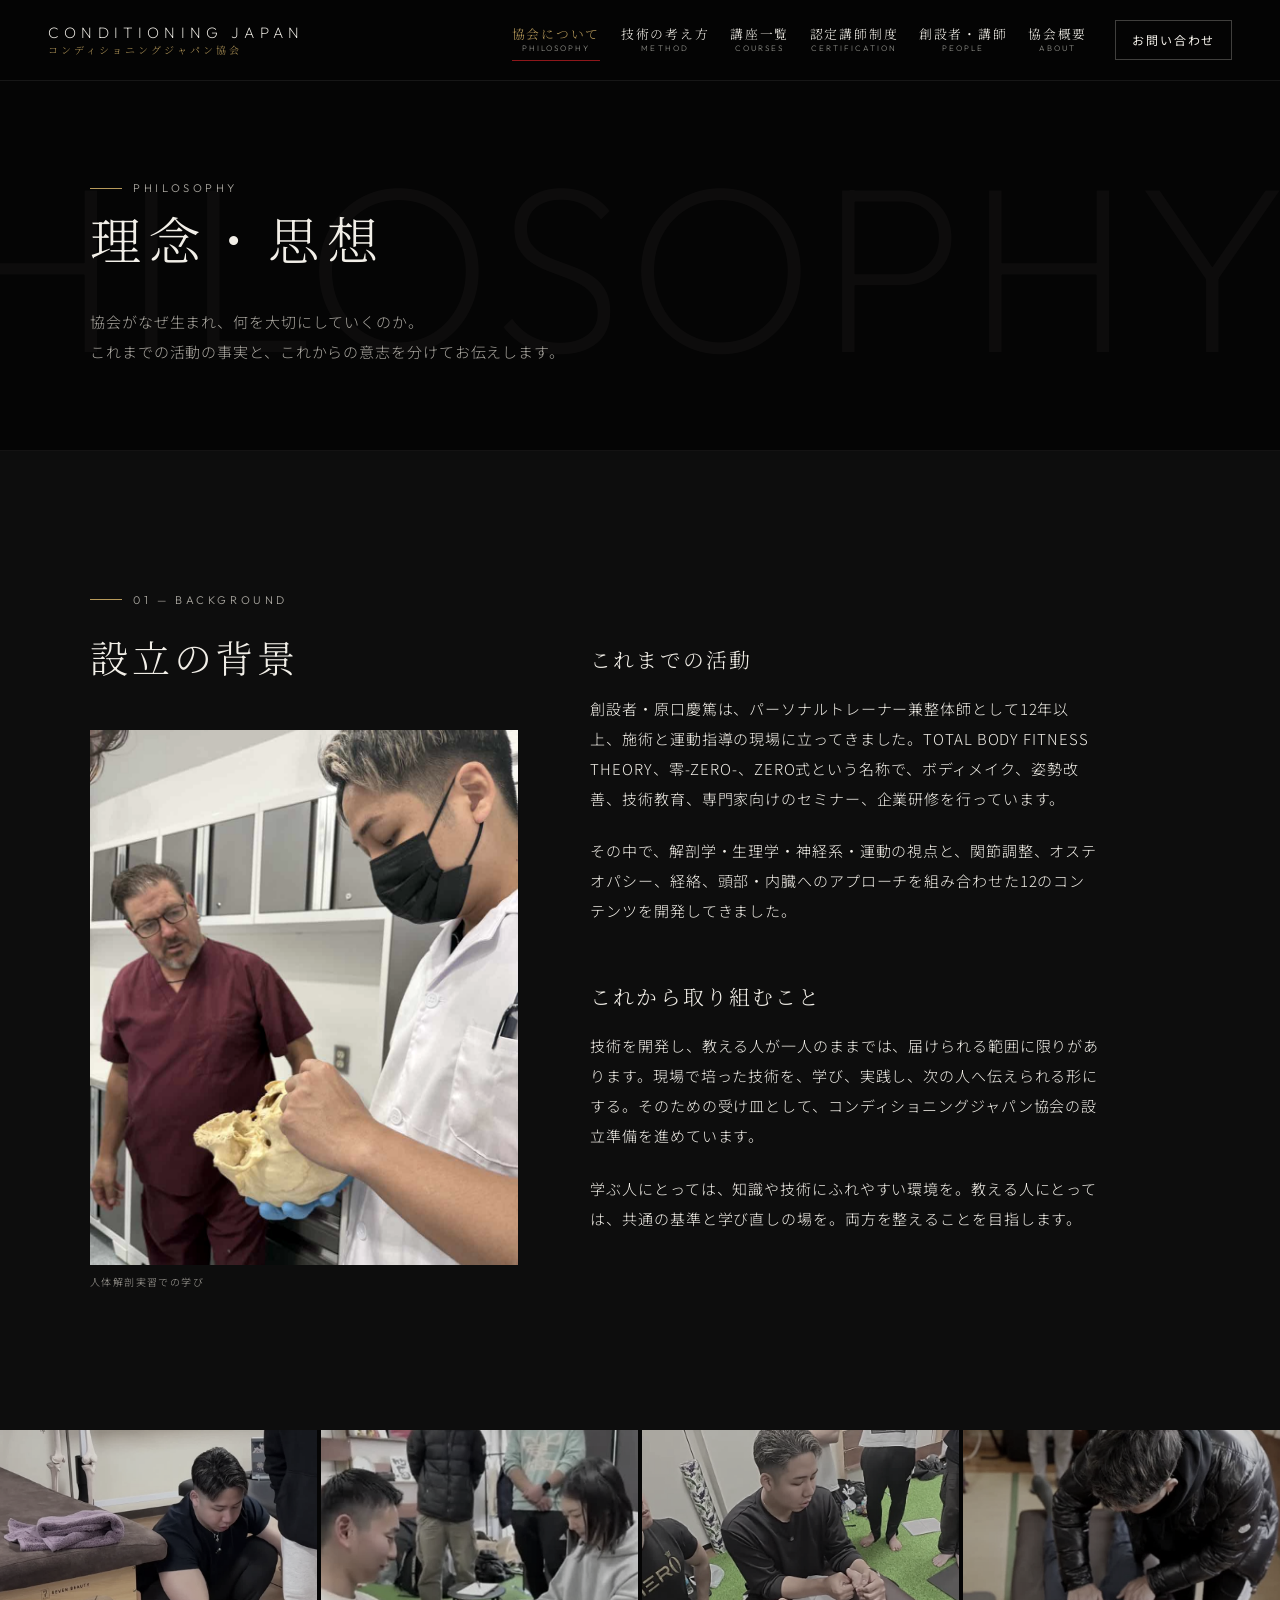
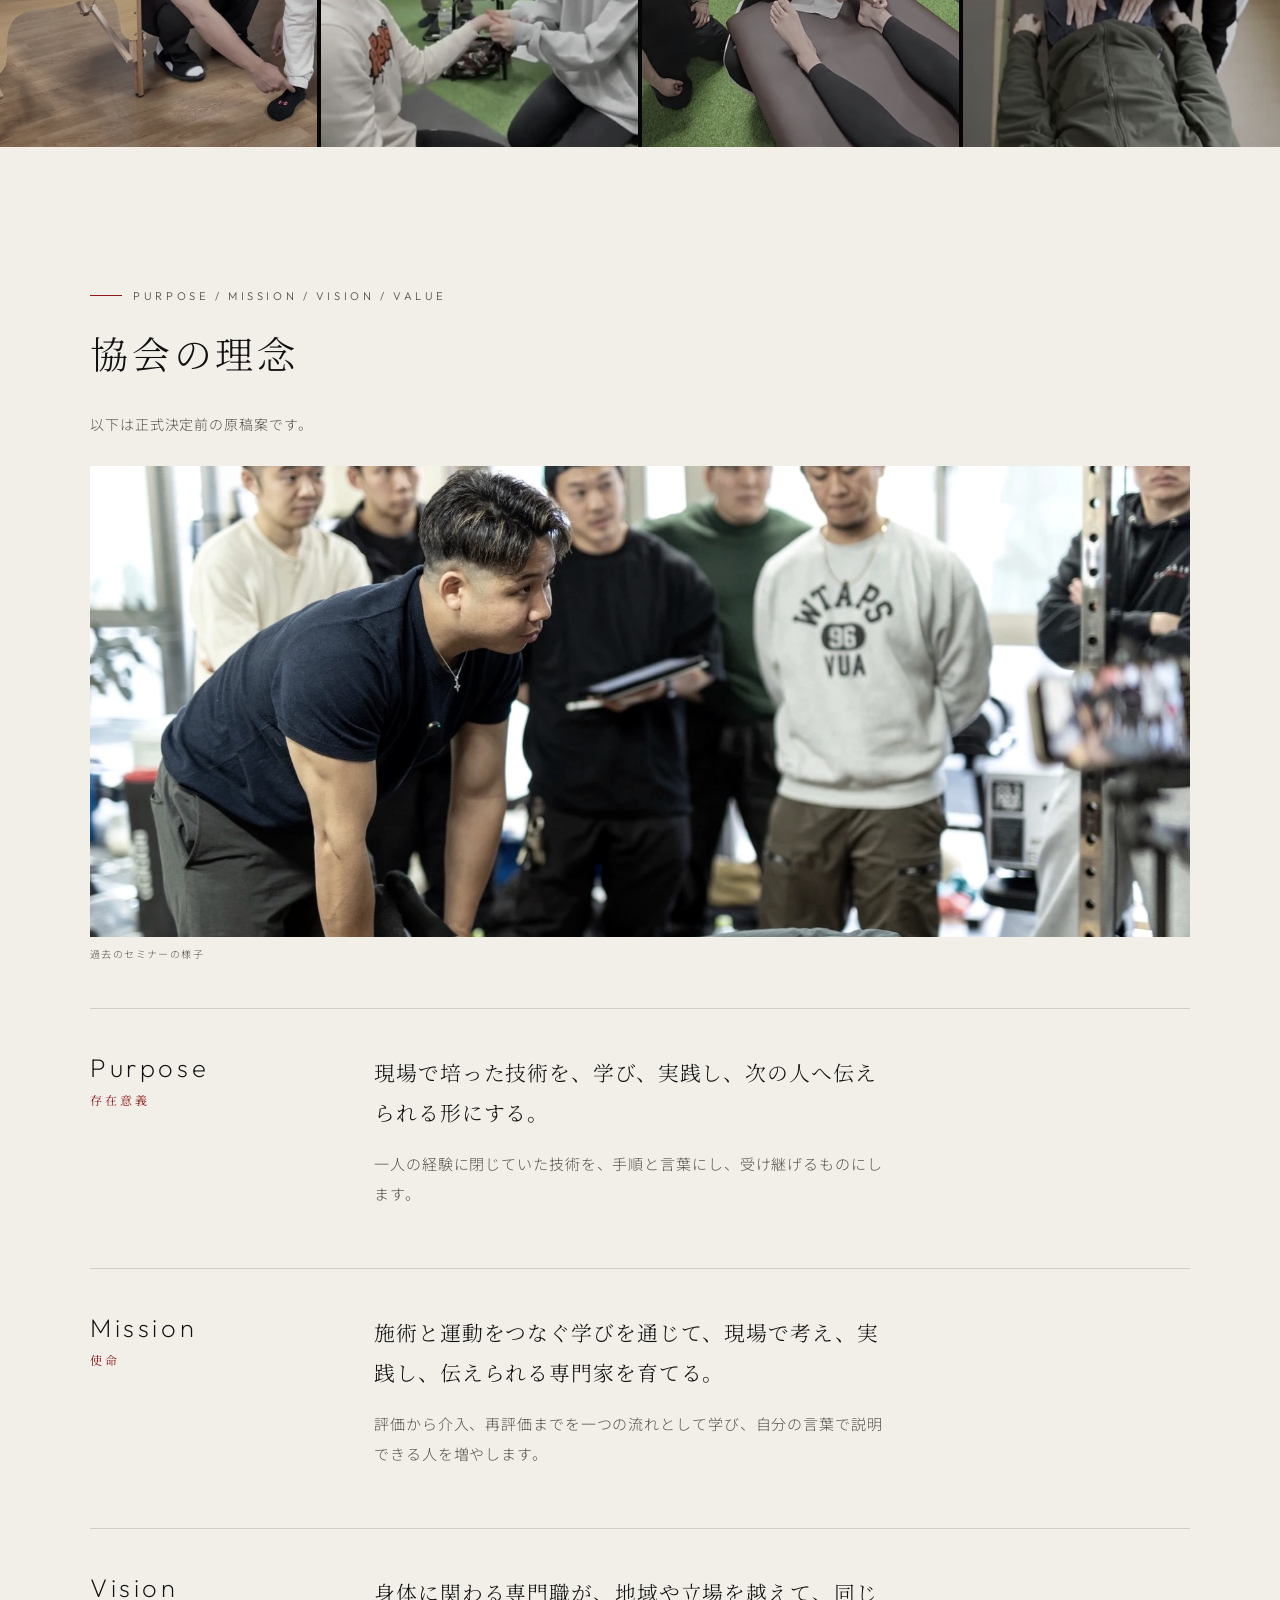
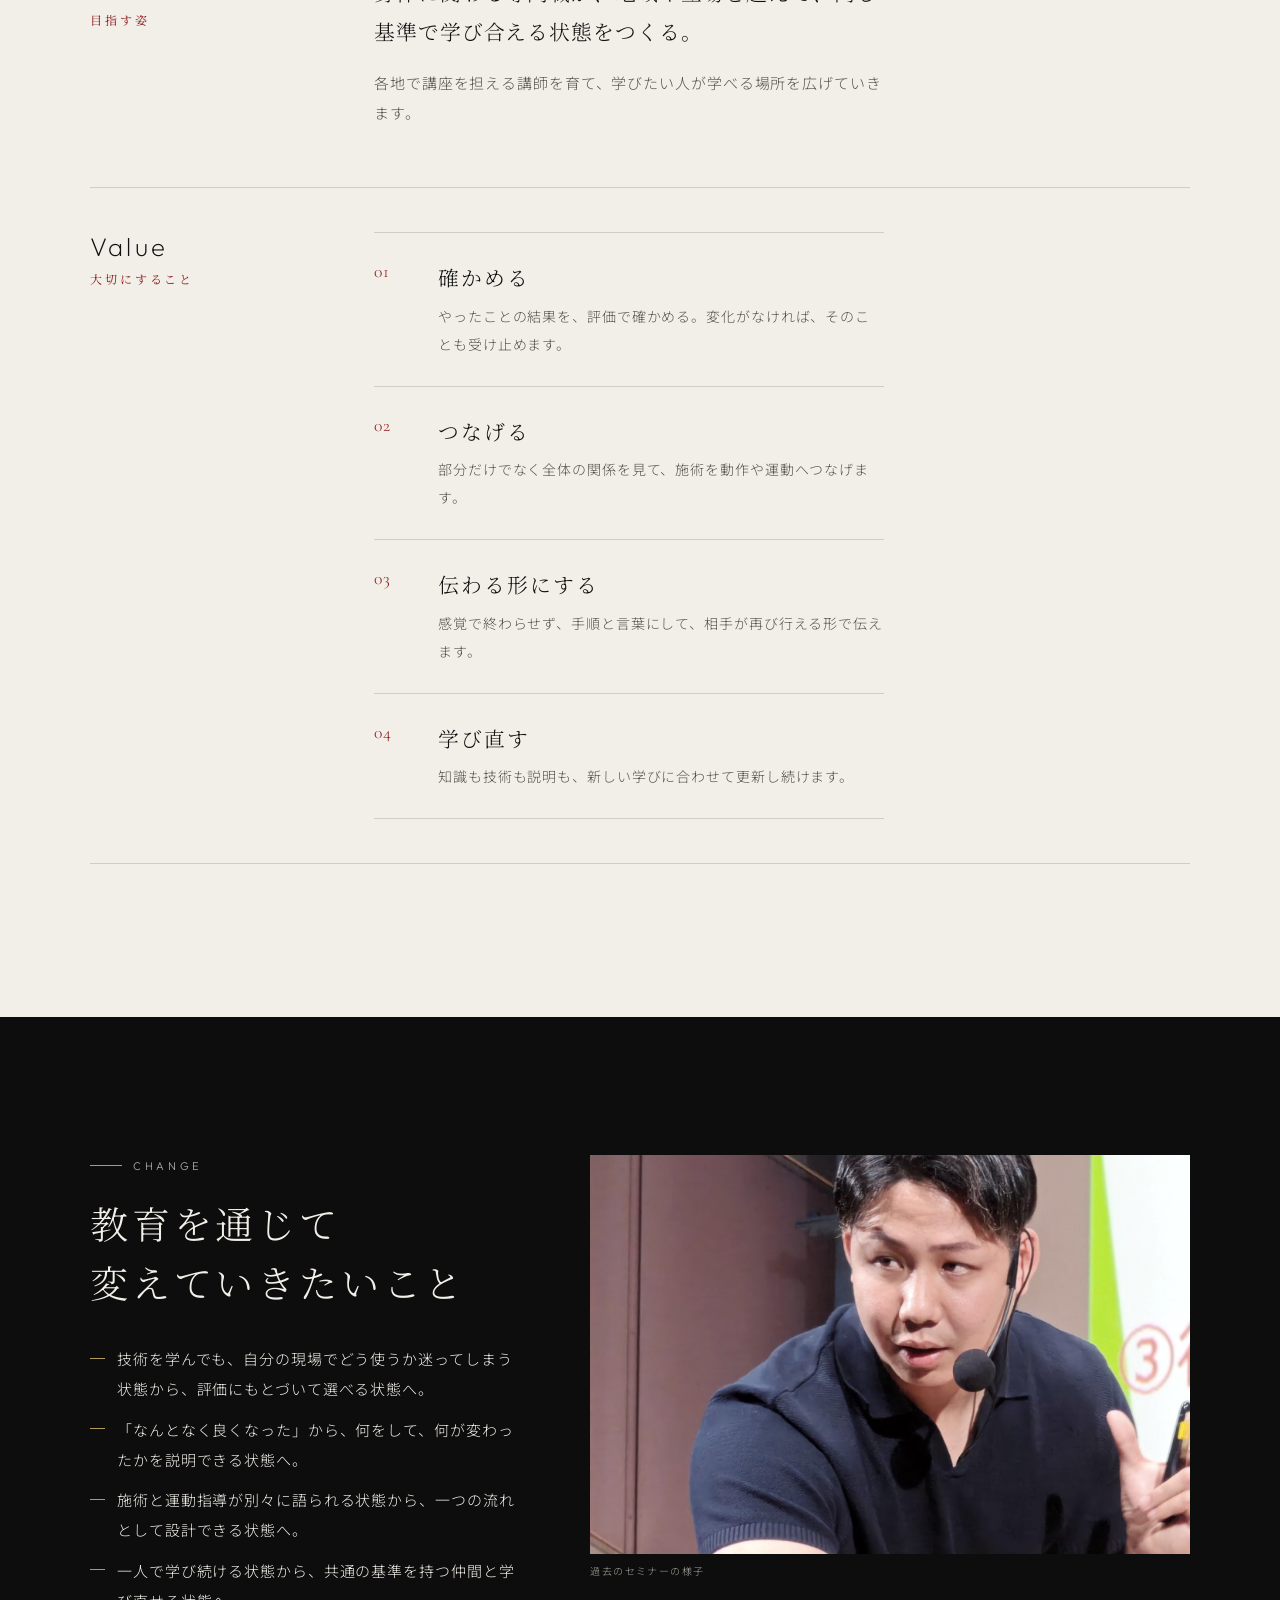
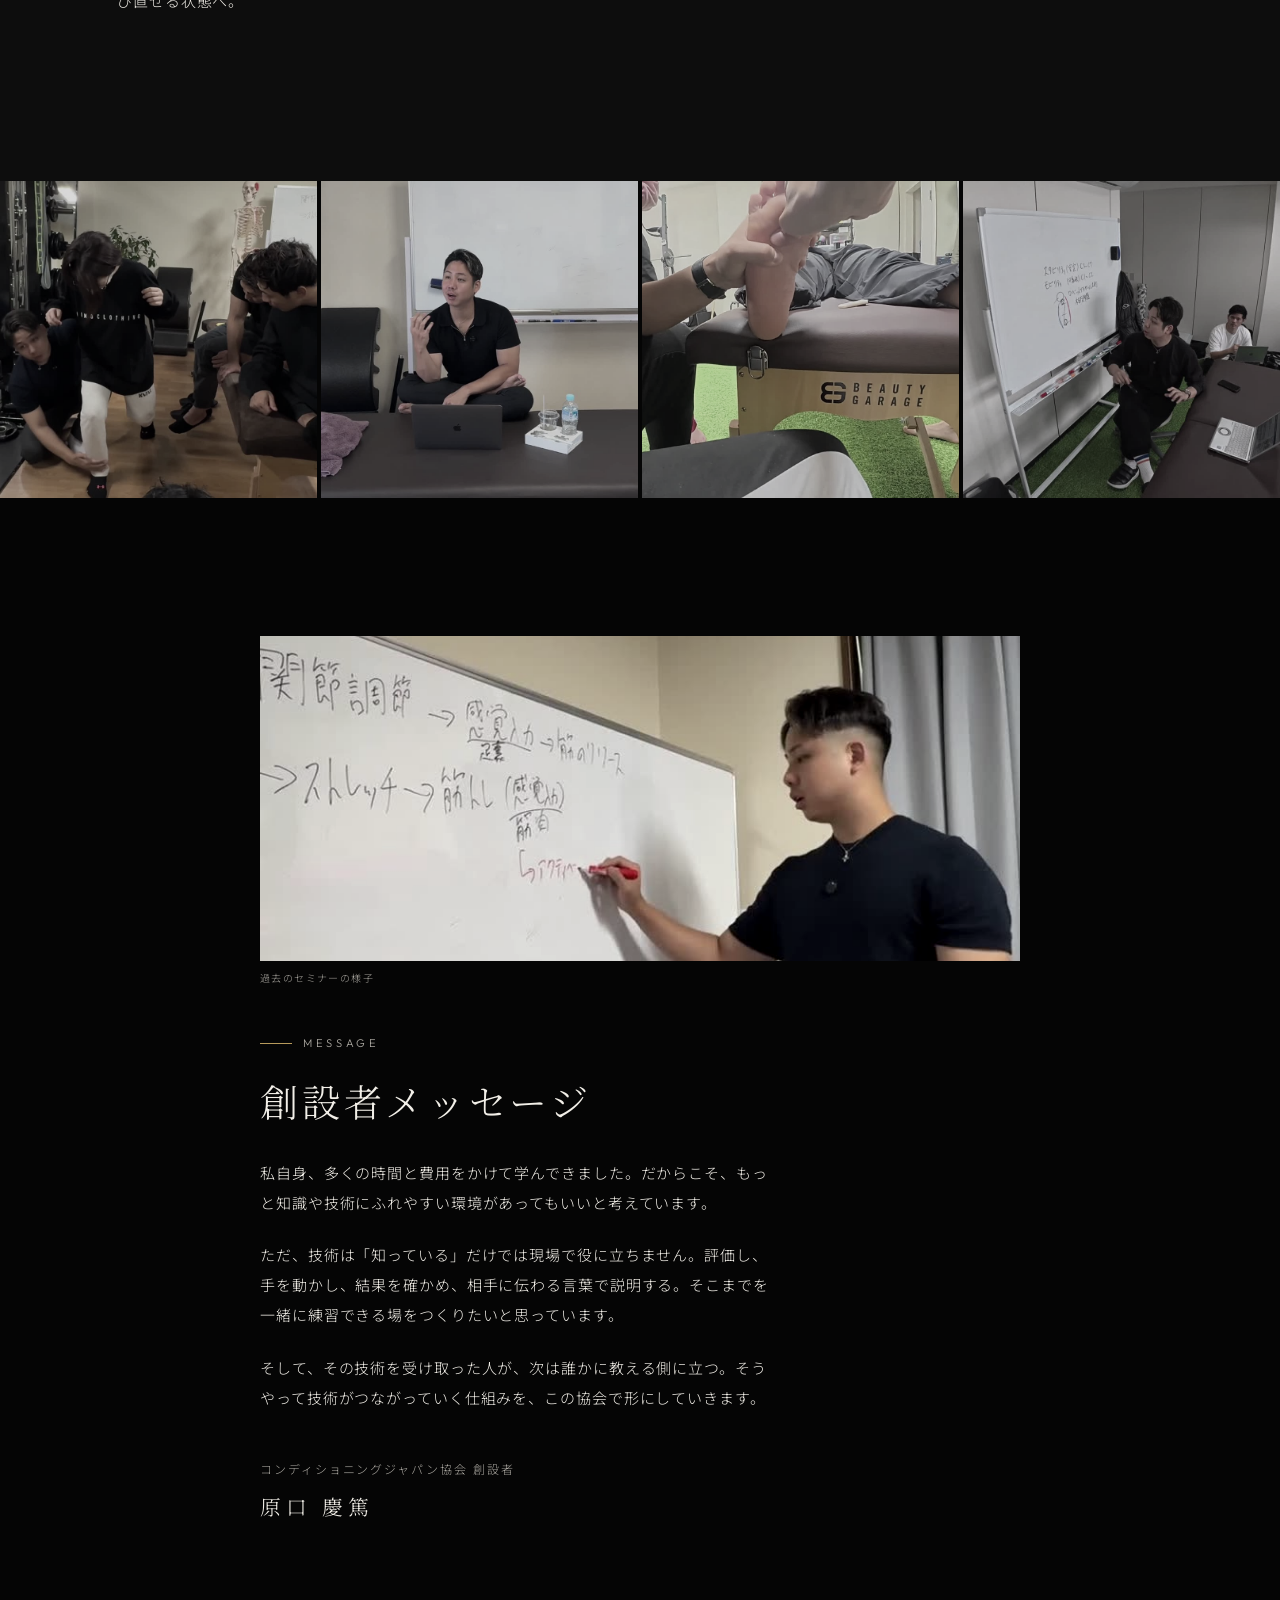
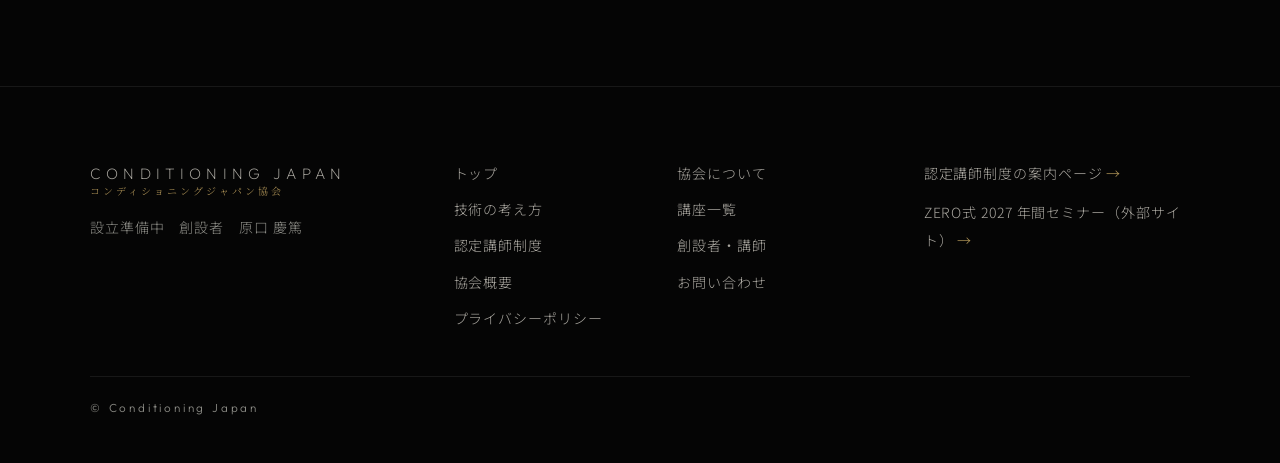
<file: philosophy 2/index.html>
<!doctype html>
<html lang="ja">
<head>
<meta charset="utf-8">
<meta name="viewport" content="width=device-width, initial-scale=1, viewport-fit=cover">
<title>理念・思想｜コンディショニングジャパン協会</title>
<meta name="description" content="コンディショニングジャパン協会の設立の背景、Purpose・Mission・Vision・Value、教育を通じて変えていきたいこと、創設者メッセージ（原稿案）。">
<link rel="canonical" href="https://noriatsu3377-hue.github.io/conditioning-japan/philosophy/">
<meta property="og:url" content="https://noriatsu3377-hue.github.io/conditioning-japan/philosophy/">
<meta property="og:type" content="article">
<meta property="og:title" content="理念・思想｜コンディショニングジャパン協会">
<meta property="og:description" content="コンディショニングジャパン協会の設立の背景、Purpose・Mission・Vision・Value、教育を通じて変えていきたいこと、創設者メッセージ（原稿案）。">
<meta property="og:site_name" content="コンディショニングジャパン協会">

<meta name="theme-color" content="#101923">

<link rel="preconnect" href="https://fonts.googleapis.com">
<link rel="preconnect" href="https://fonts.gstatic.com" crossorigin>
<link rel="stylesheet" href="https://fonts.googleapis.com/css2?family=Cormorant+Garamond:wght@300;400&family=Noto+Sans+JP:wght@300;400;500&family=Noto+Serif+JP:wght@300;400;500&family=Outfit:wght@200;300&display=swap">
<link rel="stylesheet" href="../assets/css/style.css">
<script>document.documentElement.classList.add("js")</script>


</head>
<body class="">

<a class="skip-link" href="#main">本文へ移動</a>

<header class="site-header" data-header>
  <div class="header-inner">
    <a class="wordmark" href="../" aria-label="コンディショニングジャパン協会 トップへ">
      <span class="wordmark-en">Conditioning Japan</span>
      <span class="wordmark-ja">コンディショニングジャパン協会</span>
    </a>
    <nav class="gnav" aria-label="メインメニュー">
      <ul><li><a href="../philosophy/" aria-current="page"><span class="nav-ja">協会について</span><span class="nav-en" aria-hidden="true">Philosophy</span></a></li><li><a href="../method/"><span class="nav-ja">技術の考え方</span><span class="nav-en" aria-hidden="true">Method</span></a></li><li><a href="../courses/"><span class="nav-ja">講座一覧</span><span class="nav-en" aria-hidden="true">Courses</span></a></li><li><a href="../certification/"><span class="nav-ja">認定講師制度</span><span class="nav-en" aria-hidden="true">Certification</span></a></li><li><a href="../people/"><span class="nav-ja">創設者・講師</span><span class="nav-en" aria-hidden="true">People</span></a></li><li><a href="../about/"><span class="nav-ja">協会概要</span><span class="nav-en" aria-hidden="true">About</span></a></li></ul>
      <a class="btn btn-sm btn-line-light" href="../contact/">お問い合わせ</a>
    </nav>
    <button class="menu-btn" type="button" aria-expanded="false" aria-controls="drawer" aria-label="メニューを開く" data-menu-btn>
      <span class="menu-bars" aria-hidden="true"><span></span><span></span><span></span></span>
    </button>
  </div>
  <div class="drawer" id="drawer" hidden data-drawer role="dialog" aria-modal="true" aria-label="メニュー">
    <nav aria-label="メニュー">
      <ul>
        <li><a href="../">トップ</a></li>
        <li><a href="../philosophy/" aria-current="page"><span class="nav-ja">協会について</span><span class="nav-en" aria-hidden="true">Philosophy</span></a></li><li><a href="../method/"><span class="nav-ja">技術の考え方</span><span class="nav-en" aria-hidden="true">Method</span></a></li><li><a href="../courses/"><span class="nav-ja">講座一覧</span><span class="nav-en" aria-hidden="true">Courses</span></a></li><li><a href="../certification/"><span class="nav-ja">認定講師制度</span><span class="nav-en" aria-hidden="true">Certification</span></a></li><li><a href="../people/"><span class="nav-ja">創設者・講師</span><span class="nav-en" aria-hidden="true">People</span></a></li><li><a href="../about/"><span class="nav-ja">協会概要</span><span class="nav-en" aria-hidden="true">About</span></a></li>
        <li><a href="../contact/"><span class="nav-ja">お問い合わせ</span><span class="nav-en" aria-hidden="true">Contact</span></a></li>
      </ul>
      <a class="drawer-lp" href="https://noriatsu3377-hue.github.io/conditioning-japan-instructor/">認定講師制度の案内ページ →</a>
    </nav>
  </div>
</header>
<main id="main">
<header class="page-head" data-wm="PHILOSOPHY">
  <div class="container">
    <p class="eyebrow">Philosophy</p>
    <h1>理念・思想</h1>
    <p>協会がなぜ生まれ、何を大切にしていくのか。<br>これまでの活動の事実と、これからの意志を分けてお伝えします。</p>
  </div>
</header>

<section class="section" aria-labelledby="bg-title">
  <div class="container split">
    <div class="sticky">
      <p class="eyebrow">01 — Background</p>
      <h2 class="h2" id="bg-title">設立の背景</h2>
      <figure class="photo tall" style="margin-top:var(--sp-4)">
        <img src="../assets/img/anatomy2.jpg" alt="人体解剖実習で骨の標本を手に取る創設者" width="900" height="1200" loading="lazy" decoding="async">
        <figcaption>人体解剖実習での学び</figcaption>
      </figure>
    </div>
    <div class="prose">
      <h2>これまでの活動</h2>
      <p>創設者・原口慶篤は、パーソナルトレーナー兼整体師として12年以上、施術と運動指導の現場に立ってきました。TOTAL BODY FITNESS THEORY、零-ZERO-、ZERO式という名称で、ボディメイク、姿勢改善、技術教育、専門家向けのセミナー、企業研修を行っています。</p>
      <p>その中で、解剖学・生理学・神経系・運動の視点と、関節調整、オステオパシー、経絡、頭部・内臓へのアプローチを組み合わせた12のコンテンツを開発してきました。</p>
      <h2>これから取り組むこと</h2>
      <p data-draft>技術を開発し、教える人が一人のままでは、届けられる範囲に限りがあります。現場で培った技術を、学び、実践し、次の人へ伝えられる形にする。そのための受け皿として、コンディショニングジャパン協会の設立準備を進めています。</p>
      <p>学ぶ人にとっては、知識や技術にふれやすい環境を。教える人にとっては、共通の基準と学び直しの場を。両方を整えることを目指します。</p>
    </div>
  </div>
</section>

<section class="section is-dark" aria-label="過去のセミナーの様子" style="padding-block:0">
  <div class="gallery">
    <figure><img src="../assets/img/bikyaku-assessment.jpg" alt="受講者の足元を評価する原口慶篤" width="1200" height="900" loading="lazy" decoding="async"></figure>
    <figure><img src="../assets/img/hands-3.jpg" alt="受講者に手の評価を指導する様子" width="800" height="800" loading="lazy" decoding="async"></figure>
    <figure><img src="../assets/img/foot-2.jpg" alt="受講者の足を調整する様子" width="800" height="800" loading="lazy" decoding="async"></figure>
    <figure><img src="../assets/img/naizou-main.jpg" alt="腹部に両手を当てる様子" width="1200" height="900" loading="lazy" decoding="async"></figure>
  </div>
</section>

<section class="section is-tint" aria-labelledby="pmv-title">
  <div class="container">
    <p class="eyebrow">Purpose / Mission / Vision / Value</p>
    <h2 class="h2" id="pmv-title" data-draft>協会の理念</h2>
    <p class="sub" style="max-width:var(--measure)">以下は正式決定前の原稿案です。</p>
    <figure class="photo wide-band" style="margin:var(--sp-3) 0 var(--sp-4)"><img src="../assets/img/practice-leg.jpg" alt="受講者を前に施術を実演する原口慶篤" width="1600" height="1067" loading="lazy" decoding="async"><figcaption>過去のセミナーの様子</figcaption></figure>
    <dl class="defs">
      <div>
        <dt>Purpose<span>存在意義</span></dt>
        <dd><p class="statement" data-draft>現場で培った技術を、学び、実践し、次の人へ伝えられる形にする。</p><p>一人の経験に閉じていた技術を、手順と言葉にし、受け継げるものにします。</p></dd>
      </div>
      <div>
        <dt>Mission<span>使命</span></dt>
        <dd><p class="statement" data-draft>施術と運動をつなぐ学びを通じて、現場で考え、実践し、伝えられる専門家を育てる。</p><p>評価から介入、再評価までを一つの流れとして学び、自分の言葉で説明できる人を増やします。</p></dd>
      </div>
      <div>
        <dt>Vision<span>目指す姿</span></dt>
        <dd><p class="statement" data-draft>身体に関わる専門職が、地域や立場を越えて、同じ基準で学び合える状態をつくる。</p><p>各地で講座を担える講師を育て、学びたい人が学べる場所を広げていきます。</p></dd>
      </div>
      <div>
        <dt>Value<span>大切にすること</span></dt>
        <dd>
          <ul class="principles">
            <li><div><h3>確かめる</h3><p>やったことの結果を、評価で確かめる。変化がなければ、そのことも受け止めます。</p></div></li>
            <li><div><h3>つなげる</h3><p>部分だけでなく全体の関係を見て、施術を動作や運動へつなげます。</p></div></li>
            <li><div><h3>伝わる形にする</h3><p>感覚で終わらせず、手順と言葉にして、相手が再び行える形で伝えます。</p></div></li>
            <li><div><h3>学び直す</h3><p>知識も技術も説明も、新しい学びに合わせて更新し続けます。</p></div></li>
          </ul>
        </dd>
      </div>
    </dl>
  </div>
</section>

<section class="section" aria-labelledby="change-title">
  <div class="container split reverse">
    <figure class="photo wide">
      <img src="../assets/img/stage-talk.jpg" alt="ステージで講演する原口慶篤" width="777" height="1010" loading="lazy" decoding="async">
      <figcaption>過去のセミナーの様子</figcaption>
    </figure>
    <div>
      <p class="eyebrow">Change</p>
      <h2 class="h2" id="change-title">教育を通じて<br>変えていきたいこと</h2>
      <div class="prose">
        <ul>
          <li>技術を学んでも、自分の現場でどう使うか迷ってしまう状態から、評価にもとづいて選べる状態へ。</li>
          <li>「なんとなく良くなった」から、何をして、何が変わったかを説明できる状態へ。</li>
          <li>施術と運動指導が別々に語られる状態から、一つの流れとして設計できる状態へ。</li>
          <li>一人で学び続ける状態から、共通の基準を持つ仲間と学び直せる状態へ。</li>
        </ul>
      </div>
    </div>
  </div>
</section>

<section class="section is-dark" aria-label="過去のセミナーの様子" style="padding-block:0">
  <div class="gallery">
    <figure><img src="../assets/img/bikyaku-3.jpg" alt="受講者の脚の動きを確認する様子" width="800" height="800" loading="lazy" decoding="async"></figure>
    <figure><img src="../assets/img/posture-1.jpg" alt="講義をする原口慶篤" width="800" height="800" loading="lazy" decoding="async"></figure>
    <figure><img src="../assets/img/foot-main.jpg" alt="足裏を持って調整する様子" width="1200" height="900" loading="lazy" decoding="async"></figure>
    <figure><img src="../assets/img/kiwami-1.jpg" alt="講義の様子" width="800" height="800" loading="lazy" decoding="async"></figure>
  </div>
</section>

<section class="section is-dark" aria-labelledby="msg-title">
  <div class="container narrow">
    <figure class="photo wide-band" style="margin:0 0 var(--sp-4)"><img src="../assets/img/bikyaku-1.jpg" alt="ホワイトボードで説明する原口慶篤" width="800" height="800" loading="lazy" decoding="async"><figcaption>過去のセミナーの様子</figcaption></figure>
    <p class="eyebrow">Message</p>
    <h2 class="h2" id="msg-title" data-draft>創設者メッセージ</h2>
    <div class="prose">
      <p>私自身、多くの時間と費用をかけて学んできました。だからこそ、もっと知識や技術にふれやすい環境があってもいいと考えています。</p>
      <p>ただ、技術は「知っている」だけでは現場で役に立ちません。評価し、手を動かし、結果を確かめ、相手に伝わる言葉で説明する。そこまでを一緒に練習できる場をつくりたいと思っています。</p>
      <p>そして、その技術を受け取った人が、次は誰かに教える側に立つ。そうやって技術がつながっていく仕組みを、この協会で形にしていきます。</p>
    </div>
    <p class="signature"><small>コンディショニングジャパン協会 創設者</small>原口 慶篤</p>
  </div>
</section>

</main>

<footer class="site-footer">
  <div class="container footer-grid">
    <div>
      <p class="wordmark wordmark-footer"><span class="wordmark-en">Conditioning Japan</span><span class="wordmark-ja">コンディショニングジャパン協会</span></p>
      <p class="footer-note">設立準備中　創設者　原口 慶篤</p>
    </div>
    <nav aria-label="フッターメニュー">
      <ul class="footer-links">
        <li><a href="../">トップ</a></li>
        <li><a href="../philosophy/">協会について</a></li><li><a href="../method/">技術の考え方</a></li><li><a href="../courses/">講座一覧</a></li><li><a href="../certification/">認定講師制度</a></li><li><a href="../people/">創設者・講師</a></li><li><a href="../about/">協会概要</a></li>
        <li><a href="../contact/">お問い合わせ</a></li>
        <li><a href="../privacy/">プライバシーポリシー</a></li>
      </ul>
    </nav>
    <div class="footer-out">
      <a href="https://noriatsu3377-hue.github.io/conditioning-japan-instructor/">認定講師制度の案内ページ</a>
      <a href="https://noriatsu3377-hue.github.io/zero-seminar-2027/" rel="noopener">ZERO式 2027 年間セミナー（外部サイト）</a>
    </div>
  </div>
  <p class="container copyright"><small>© Conditioning Japan</small></p>
</footer>
<script src="../assets/js/main.js" defer></script>
</body>
</html>
</file>
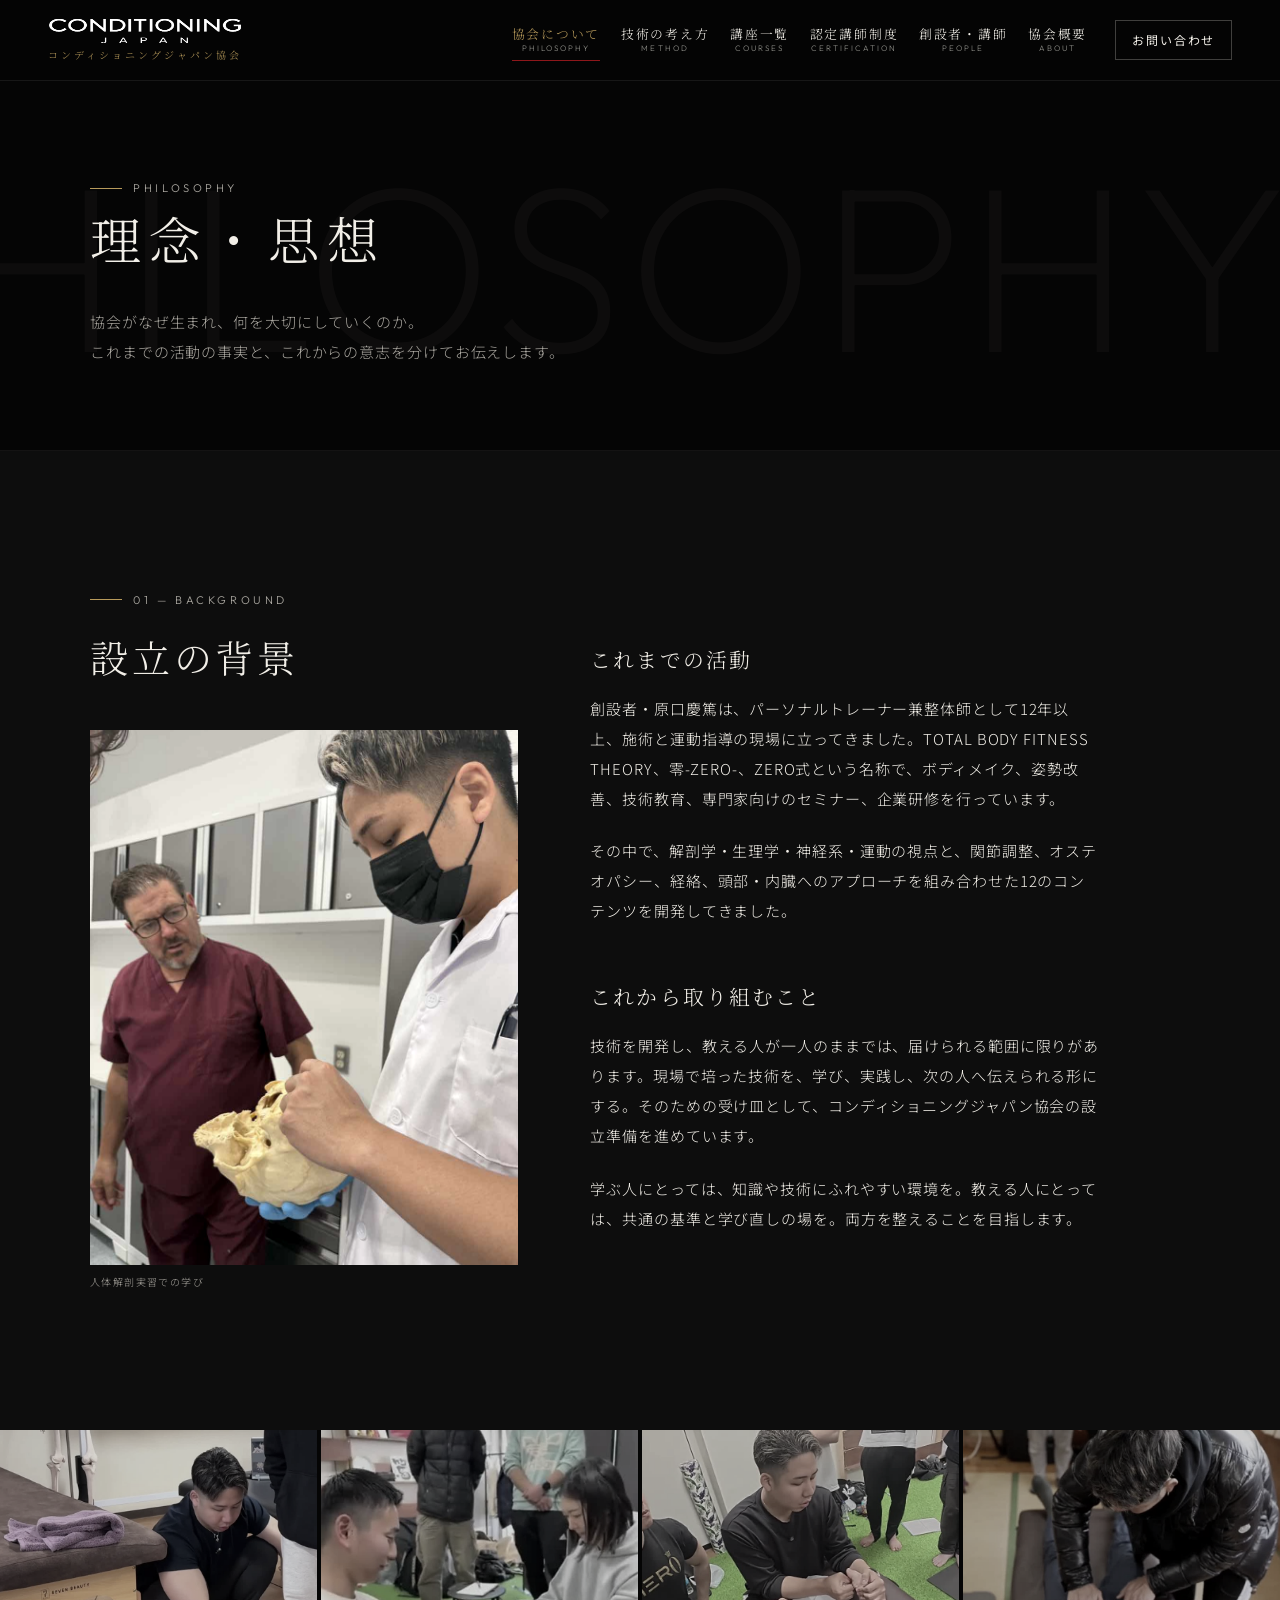
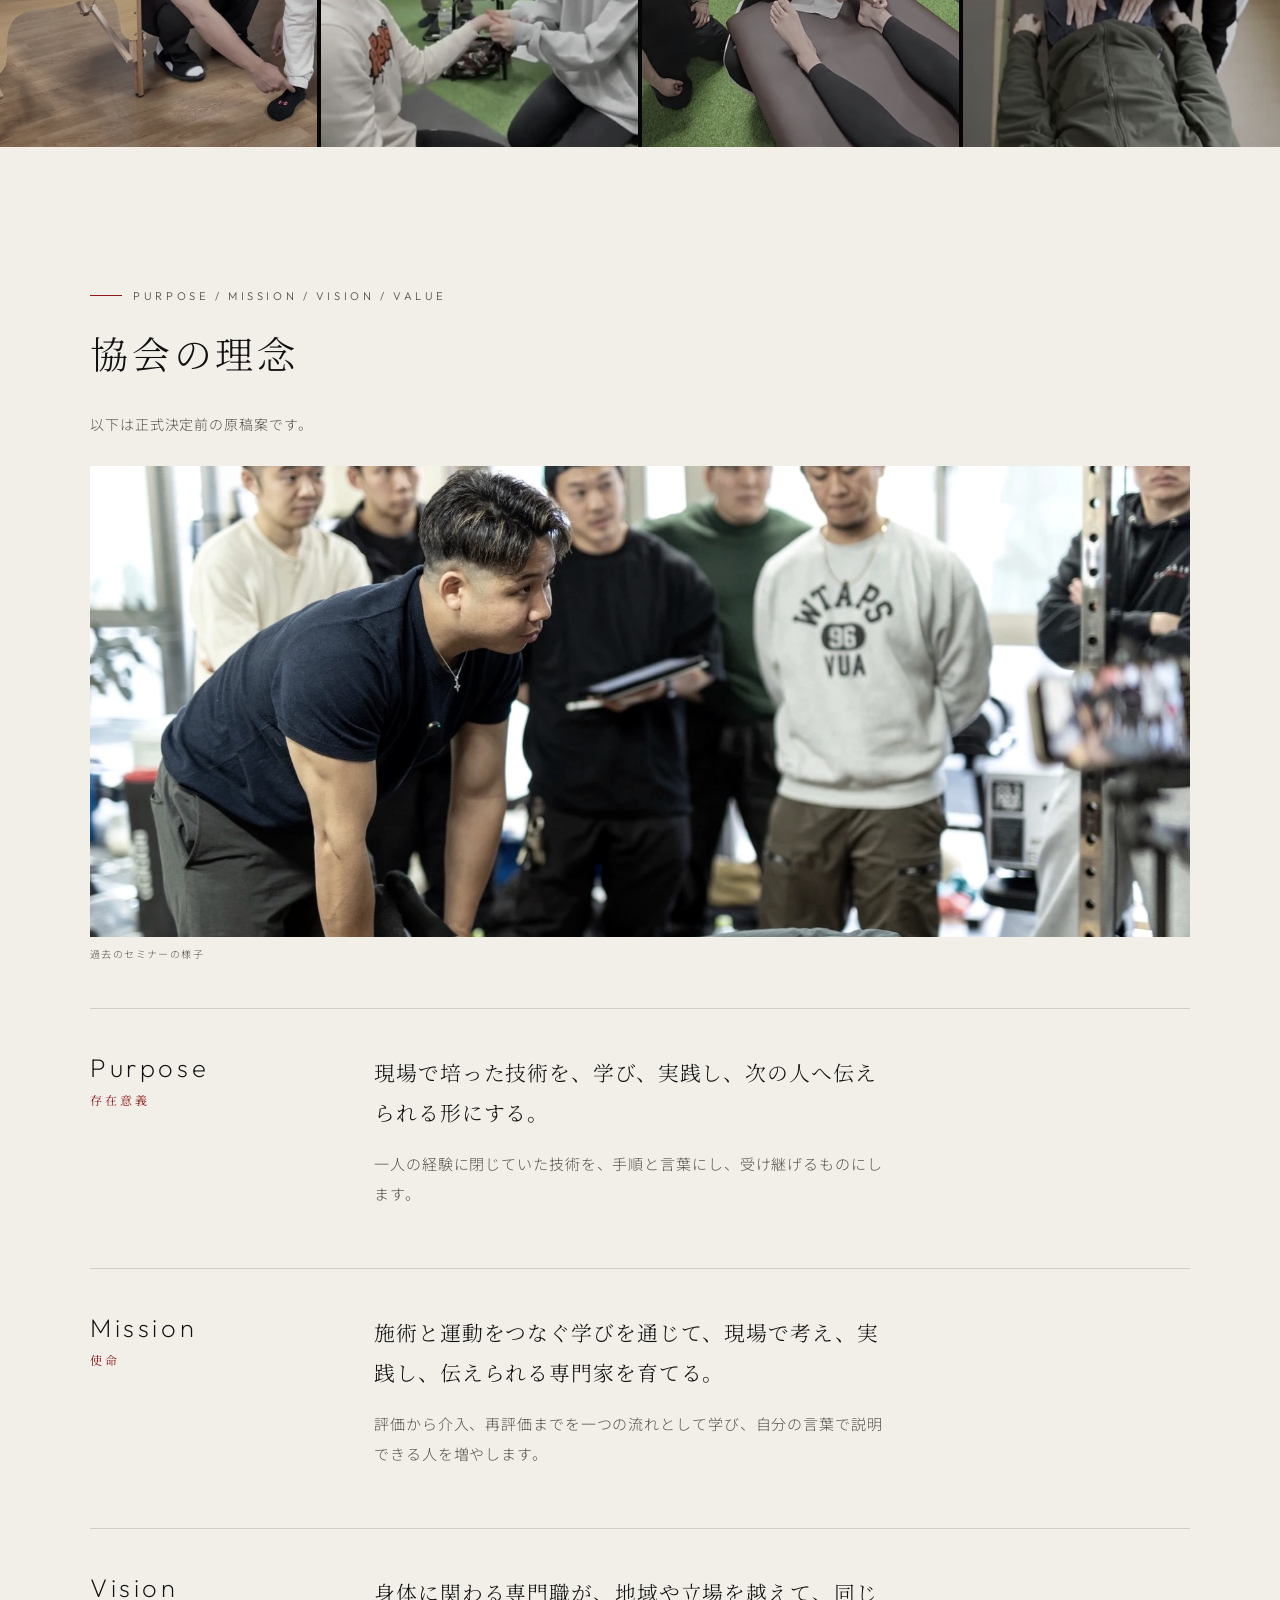
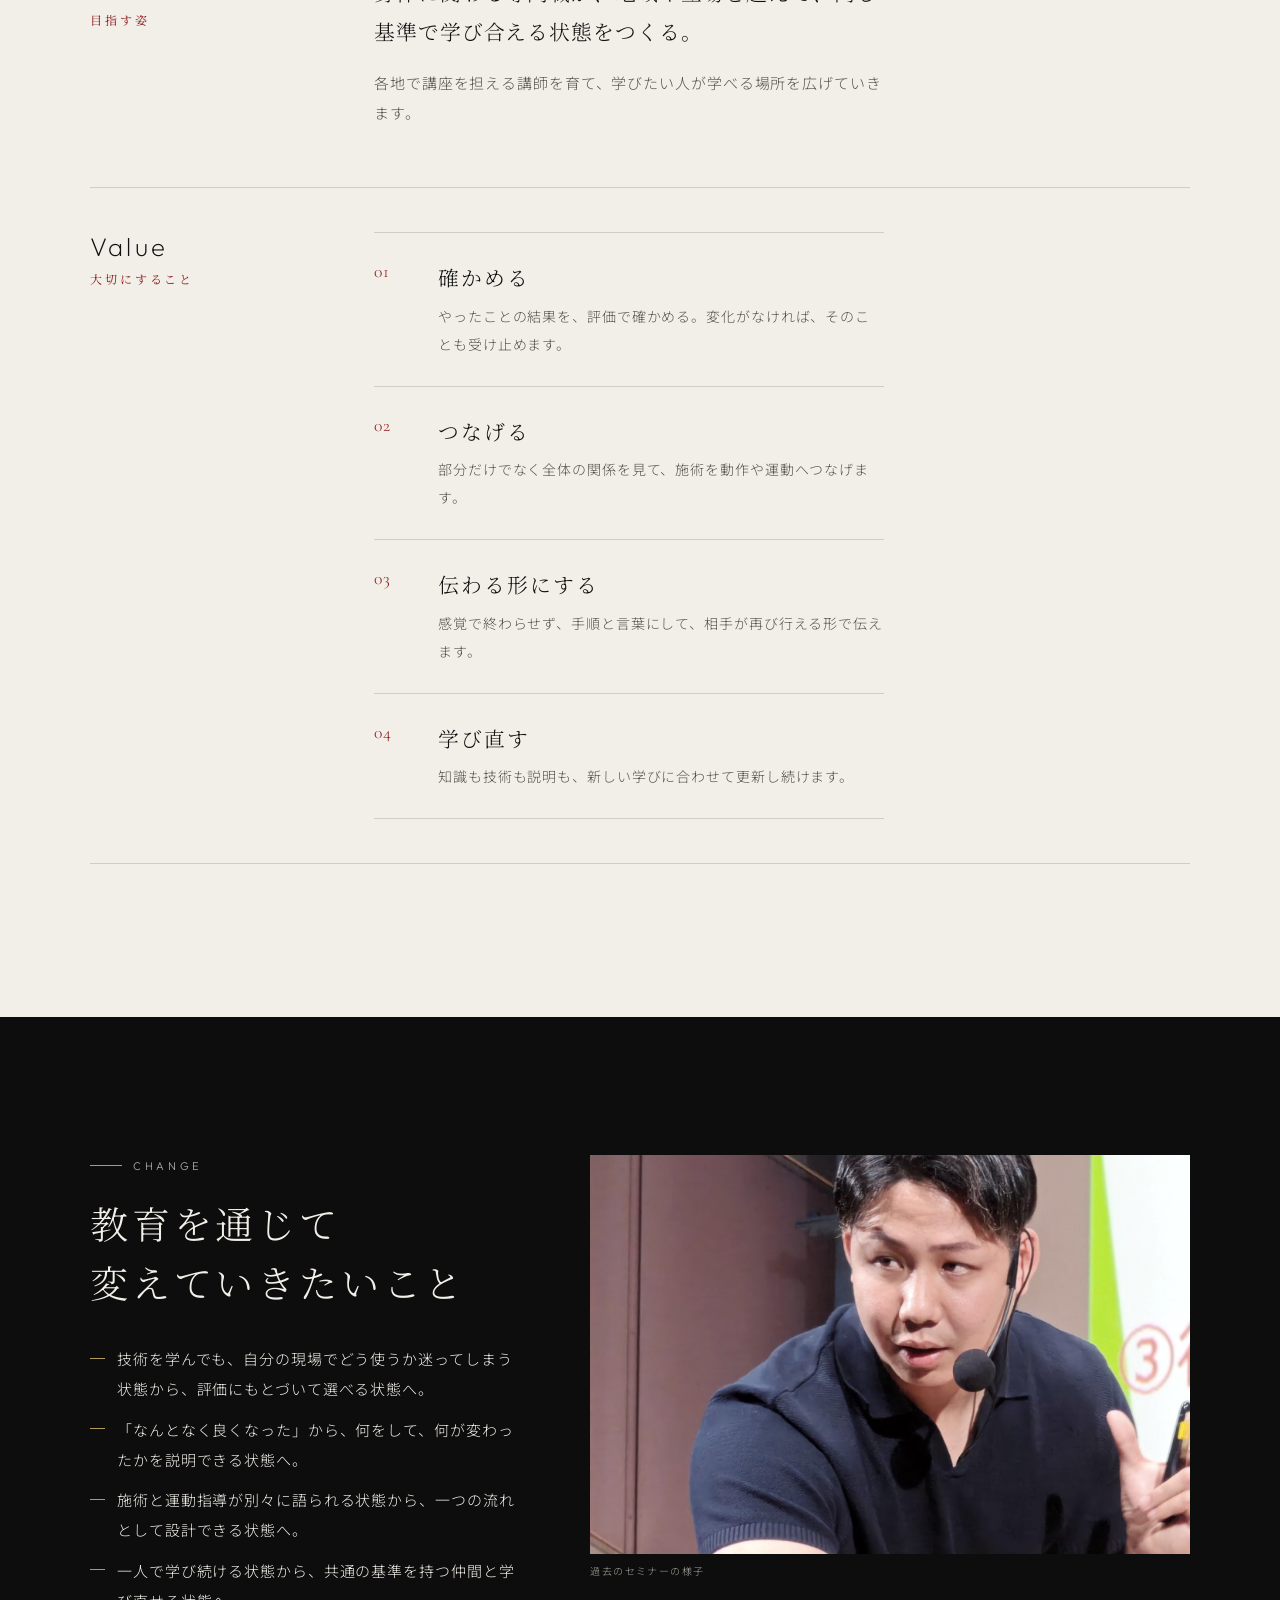
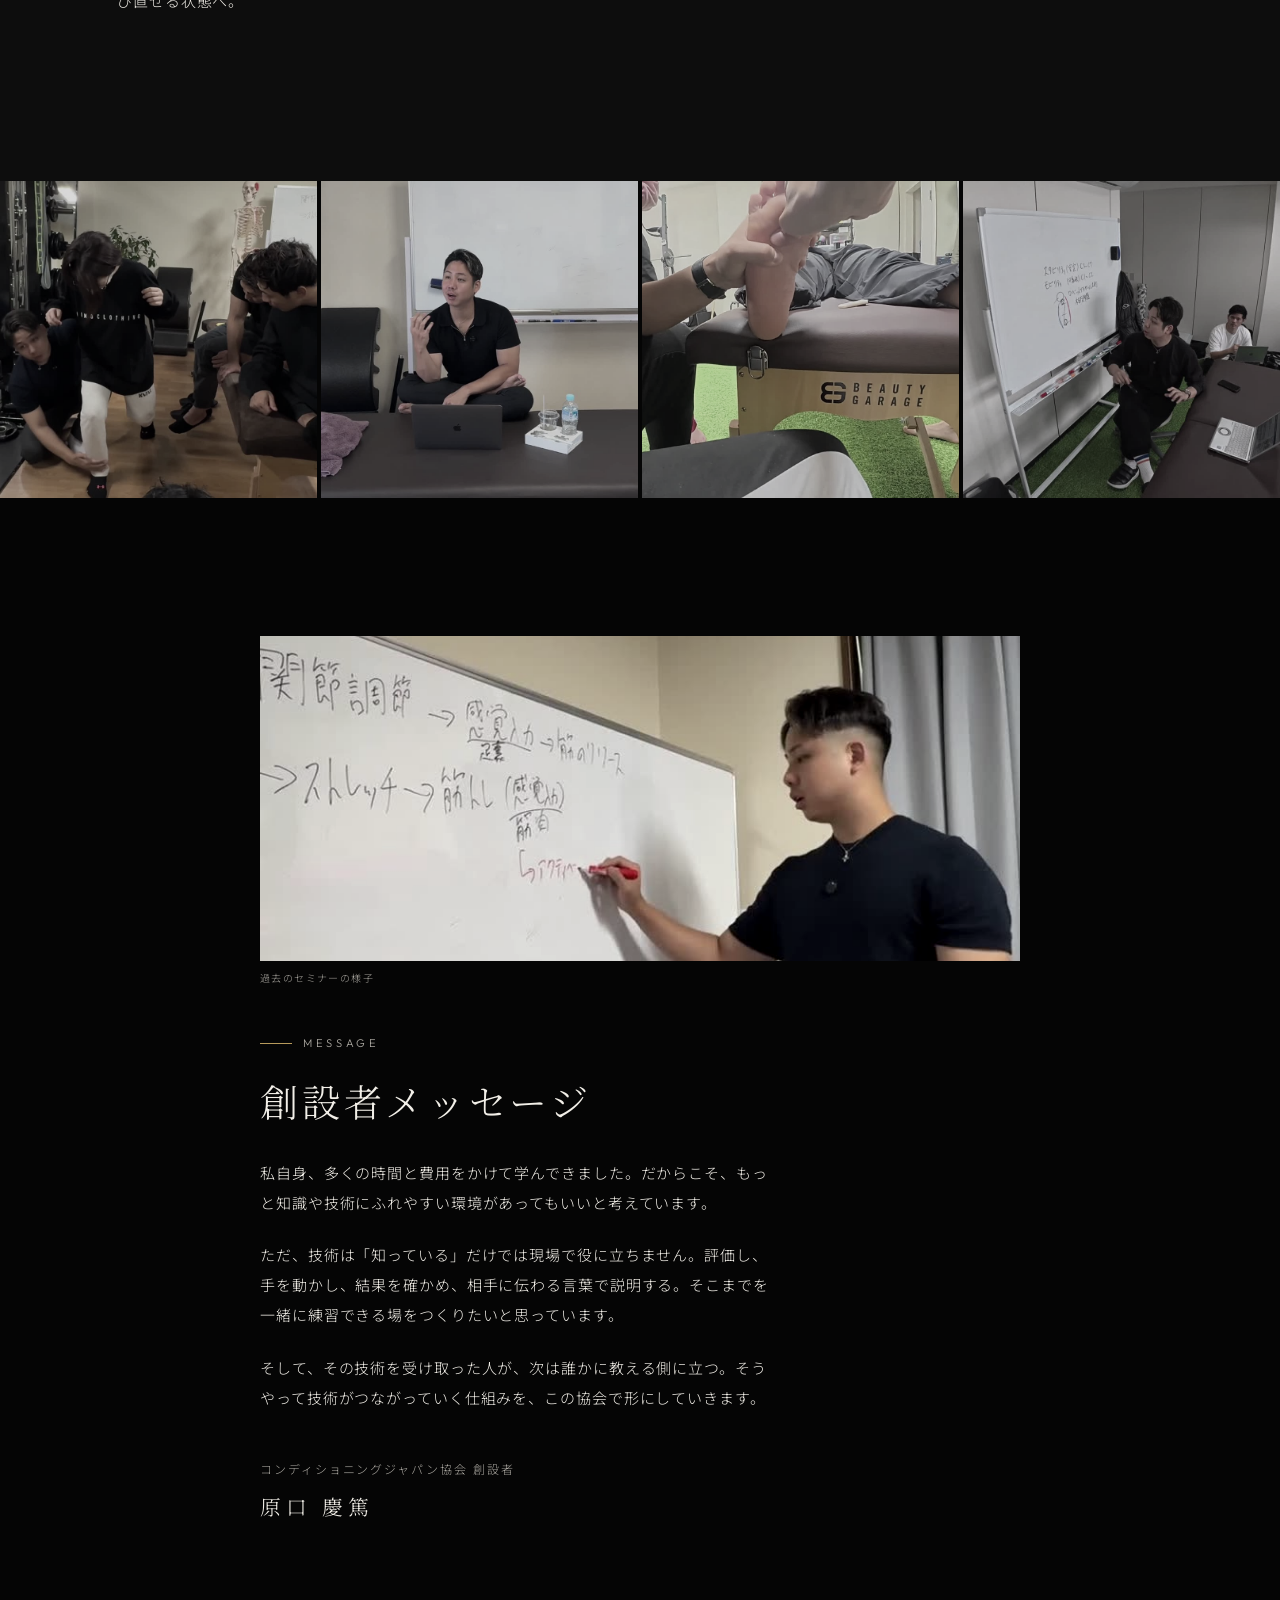
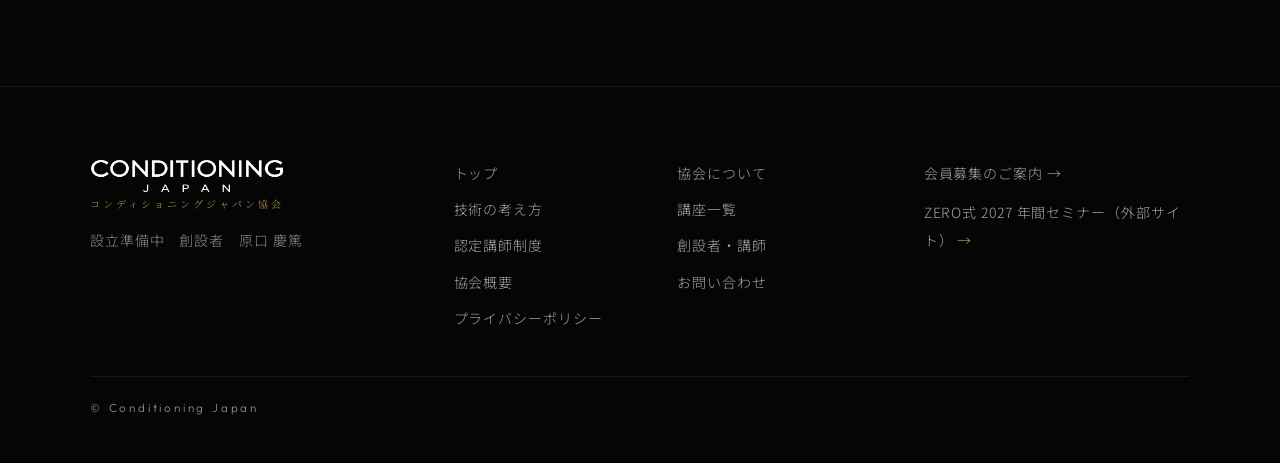
<file: philosophy/index.html>
<!doctype html>
<html lang="ja">
<head>
<meta charset="utf-8">
<meta name="viewport" content="width=device-width, initial-scale=1, viewport-fit=cover">
<title>理念・思想｜コンディショニングジャパン協会</title>
<meta name="description" content="コンディショニングジャパン協会の設立の背景、Purpose・Mission・Vision・Value、教育を通じて変えていきたいこと、創設者メッセージ（原稿案）。">
<link rel="canonical" href="https://noriatsu3377-hue.github.io/conditioning-japan/philosophy/">
<meta property="og:url" content="https://noriatsu3377-hue.github.io/conditioning-japan/philosophy/">
<meta property="og:type" content="article">
<meta property="og:title" content="理念・思想｜コンディショニングジャパン協会">
<meta property="og:description" content="コンディショニングジャパン協会の設立の背景、Purpose・Mission・Vision・Value、教育を通じて変えていきたいこと、創設者メッセージ（原稿案）。">
<meta property="og:site_name" content="コンディショニングジャパン協会">
<meta property="og:image" content="https://noriatsu3377-hue.github.io/conditioning-japan/assets/img/ogp.png">
<meta name="theme-color" content="#101923">
<meta name="twitter:card" content="summary_large_image">
<link rel="icon" type="image/png" href="../assets/img/favicon.png">
<link rel="apple-touch-icon" href="../assets/img/apple-touch-icon.png">

<link rel="preconnect" href="https://fonts.googleapis.com">
<link rel="preconnect" href="https://fonts.gstatic.com" crossorigin>
<link rel="stylesheet" href="https://fonts.googleapis.com/css2?family=Cormorant+Garamond:wght@300;400&family=Noto+Sans+JP:wght@300;400;500&family=Noto+Serif+JP:wght@300;400;500&family=Outfit:wght@200;300&display=swap">
<link rel="stylesheet" href="../assets/css/style.css">
<script>document.documentElement.classList.add("js")</script>


</head>
<body class="">

<a class="skip-link" href="#main">本文へ移動</a>

<header class="site-header" data-header>
  <div class="header-inner">
    <a class="wordmark" href="../" aria-label="コンディショニングジャパン協会 トップへ">
      <img class="wordmark-logo" src="../assets/img/logo-cj.png" alt="CONDITIONING JAPAN" width="720" height="145">
      <span class="wordmark-ja">コンディショニングジャパン協会</span>
    </a>
    <nav class="gnav" aria-label="メインメニュー">
      <ul><li><a href="../philosophy/" aria-current="page"><span class="nav-ja">協会について</span><span class="nav-en" aria-hidden="true">Philosophy</span></a></li><li><a href="../method/"><span class="nav-ja">技術の考え方</span><span class="nav-en" aria-hidden="true">Method</span></a></li><li><a href="../courses/"><span class="nav-ja">講座一覧</span><span class="nav-en" aria-hidden="true">Courses</span></a></li><li><a href="../certification/"><span class="nav-ja">認定講師制度</span><span class="nav-en" aria-hidden="true">Certification</span></a></li><li><a href="../people/"><span class="nav-ja">創設者・講師</span><span class="nav-en" aria-hidden="true">People</span></a></li><li><a href="../about/"><span class="nav-ja">協会概要</span><span class="nav-en" aria-hidden="true">About</span></a></li></ul>
      <a class="btn btn-sm btn-line-light" href="../contact/">お問い合わせ</a>
    </nav>
    <button class="menu-btn" type="button" aria-expanded="false" aria-controls="drawer" aria-label="メニューを開く" data-menu-btn>
      <span class="menu-bars" aria-hidden="true"><span></span><span></span><span></span></span>
    </button>
  </div>
  <div class="drawer" id="drawer" hidden data-drawer role="dialog" aria-modal="true" aria-label="メニュー">
    <nav aria-label="メニュー">
      <ul>
        <li><a href="../">トップ</a></li>
        <li><a href="../philosophy/" aria-current="page"><span class="nav-ja">協会について</span><span class="nav-en" aria-hidden="true">Philosophy</span></a></li><li><a href="../method/"><span class="nav-ja">技術の考え方</span><span class="nav-en" aria-hidden="true">Method</span></a></li><li><a href="../courses/"><span class="nav-ja">講座一覧</span><span class="nav-en" aria-hidden="true">Courses</span></a></li><li><a href="../certification/"><span class="nav-ja">認定講師制度</span><span class="nav-en" aria-hidden="true">Certification</span></a></li><li><a href="../people/"><span class="nav-ja">創設者・講師</span><span class="nav-en" aria-hidden="true">People</span></a></li><li><a href="../about/"><span class="nav-ja">協会概要</span><span class="nav-en" aria-hidden="true">About</span></a></li>
        <li><a href="../contact/"><span class="nav-ja">お問い合わせ</span><span class="nav-en" aria-hidden="true">Contact</span></a></li>
      </ul>
      <a class="drawer-lp" href="https://noriatsu3377-hue.github.io/conditioning-japan-instructor/">会員募集のご案内 →</a>
    </nav>
  </div>
</header>
<main id="main">
<header class="page-head" data-wm="PHILOSOPHY">
  <div class="container">
    <p class="eyebrow">Philosophy</p>
    <h1>理念・思想</h1>
    <p>協会がなぜ生まれ、何を大切にしていくのか。<br>これまでの活動の事実と、これからの意志を分けてお伝えします。</p>
  </div>
</header>

<section class="section" aria-labelledby="bg-title">
  <div class="container split">
    <div class="sticky">
      <p class="eyebrow">01 — Background</p>
      <h2 class="h2" id="bg-title">設立の背景</h2>
      <figure class="photo tall" style="margin-top:var(--sp-4)">
        <img src="../assets/img/anatomy2.jpg" alt="人体解剖実習で骨の標本を手に取る創設者" width="900" height="1200" loading="lazy" decoding="async">
        <figcaption>人体解剖実習での学び</figcaption>
      </figure>
    </div>
    <div class="prose">
      <h2>これまでの活動</h2>
      <p>創設者・原口慶篤は、パーソナルトレーナー兼整体師として12年以上、施術と運動指導の現場に立ってきました。TOTAL BODY FITNESS THEORY、零-ZERO-、ZERO式という名称で、ボディメイク、姿勢改善、技術教育、専門家向けのセミナー、企業研修を行っています。</p>
      <p>その中で、解剖学・生理学・神経系・運動の視点と、関節調整、オステオパシー、経絡、頭部・内臓へのアプローチを組み合わせた12のコンテンツを開発してきました。</p>
      <h2>これから取り組むこと</h2>
      <p data-draft>技術を開発し、教える人が一人のままでは、届けられる範囲に限りがあります。現場で培った技術を、学び、実践し、次の人へ伝えられる形にする。そのための受け皿として、コンディショニングジャパン協会の設立準備を進めています。</p>
      <p>学ぶ人にとっては、知識や技術にふれやすい環境を。教える人にとっては、共通の基準と学び直しの場を。両方を整えることを目指します。</p>
    </div>
  </div>
</section>

<section class="section is-dark" aria-label="過去のセミナーの様子" style="padding-block:0">
  <div class="gallery">
    <figure><img src="../assets/img/bikyaku-assessment.jpg" alt="受講者の足元を評価する原口慶篤" width="1200" height="900" loading="lazy" decoding="async"></figure>
    <figure><img src="../assets/img/hands-3.jpg" alt="受講者に手の評価を指導する様子" width="800" height="800" loading="lazy" decoding="async"></figure>
    <figure><img src="../assets/img/foot-2.jpg" alt="受講者の足を調整する様子" width="800" height="800" loading="lazy" decoding="async"></figure>
    <figure><img src="../assets/img/naizou-main.jpg" alt="腹部に両手を当てる様子" width="1200" height="900" loading="lazy" decoding="async"></figure>
  </div>
</section>

<section class="section is-tint" aria-labelledby="pmv-title">
  <div class="container">
    <p class="eyebrow">Purpose / Mission / Vision / Value</p>
    <h2 class="h2" id="pmv-title" data-draft>協会の理念</h2>
    <p class="sub" style="max-width:var(--measure)">以下は正式決定前の原稿案です。</p>
    <figure class="photo wide-band" style="margin:var(--sp-3) 0 var(--sp-4)"><img src="../assets/img/practice-leg.jpg" alt="受講者を前に施術を実演する原口慶篤" width="1600" height="1067" loading="lazy" decoding="async"><figcaption>過去のセミナーの様子</figcaption></figure>
    <dl class="defs">
      <div>
        <dt>Purpose<span>存在意義</span></dt>
        <dd><p class="statement" data-draft>現場で培った技術を、学び、実践し、次の人へ伝えられる形にする。</p><p>一人の経験に閉じていた技術を、手順と言葉にし、受け継げるものにします。</p></dd>
      </div>
      <div>
        <dt>Mission<span>使命</span></dt>
        <dd><p class="statement" data-draft>施術と運動をつなぐ学びを通じて、現場で考え、実践し、伝えられる専門家を育てる。</p><p>評価から介入、再評価までを一つの流れとして学び、自分の言葉で説明できる人を増やします。</p></dd>
      </div>
      <div>
        <dt>Vision<span>目指す姿</span></dt>
        <dd><p class="statement" data-draft>身体に関わる専門職が、地域や立場を越えて、同じ基準で学び合える状態をつくる。</p><p>各地で講座を担える講師を育て、学びたい人が学べる場所を広げていきます。</p></dd>
      </div>
      <div>
        <dt>Value<span>大切にすること</span></dt>
        <dd>
          <ul class="principles">
            <li><div><h3>確かめる</h3><p>やったことの結果を、評価で確かめる。変化がなければ、そのことも受け止めます。</p></div></li>
            <li><div><h3>つなげる</h3><p>部分だけでなく全体の関係を見て、施術を動作や運動へつなげます。</p></div></li>
            <li><div><h3>伝わる形にする</h3><p>感覚で終わらせず、手順と言葉にして、相手が再び行える形で伝えます。</p></div></li>
            <li><div><h3>学び直す</h3><p>知識も技術も説明も、新しい学びに合わせて更新し続けます。</p></div></li>
          </ul>
        </dd>
      </div>
    </dl>
  </div>
</section>

<section class="section" aria-labelledby="change-title">
  <div class="container split reverse">
    <figure class="photo wide">
      <img src="../assets/img/stage-talk.jpg" alt="ステージで講演する原口慶篤" width="777" height="1010" loading="lazy" decoding="async">
      <figcaption>過去のセミナーの様子</figcaption>
    </figure>
    <div>
      <p class="eyebrow">Change</p>
      <h2 class="h2" id="change-title">教育を通じて<br>変えていきたいこと</h2>
      <div class="prose">
        <ul>
          <li>技術を学んでも、自分の現場でどう使うか迷ってしまう状態から、評価にもとづいて選べる状態へ。</li>
          <li>「なんとなく良くなった」から、何をして、何が変わったかを説明できる状態へ。</li>
          <li>施術と運動指導が別々に語られる状態から、一つの流れとして設計できる状態へ。</li>
          <li>一人で学び続ける状態から、共通の基準を持つ仲間と学び直せる状態へ。</li>
        </ul>
      </div>
    </div>
  </div>
</section>

<section class="section is-dark" aria-label="過去のセミナーの様子" style="padding-block:0">
  <div class="gallery">
    <figure><img src="../assets/img/bikyaku-3.jpg" alt="受講者の脚の動きを確認する様子" width="800" height="800" loading="lazy" decoding="async"></figure>
    <figure><img src="../assets/img/posture-1.jpg" alt="講義をする原口慶篤" width="800" height="800" loading="lazy" decoding="async"></figure>
    <figure><img src="../assets/img/foot-main.jpg" alt="足裏を持って調整する様子" width="1200" height="900" loading="lazy" decoding="async"></figure>
    <figure><img src="../assets/img/kiwami-1.jpg" alt="講義の様子" width="800" height="800" loading="lazy" decoding="async"></figure>
  </div>
</section>

<section class="section is-dark" aria-labelledby="msg-title">
  <div class="container narrow">
    <figure class="photo wide-band" style="margin:0 0 var(--sp-4)"><img src="../assets/img/bikyaku-1.jpg" alt="ホワイトボードで説明する原口慶篤" width="800" height="800" loading="lazy" decoding="async"><figcaption>過去のセミナーの様子</figcaption></figure>
    <p class="eyebrow">Message</p>
    <h2 class="h2" id="msg-title" data-draft>創設者メッセージ</h2>
    <div class="prose">
      <p>私自身、多くの時間と費用をかけて学んできました。だからこそ、もっと知識や技術にふれやすい環境があってもいいと考えています。</p>
      <p>ただ、技術は「知っている」だけでは現場で役に立ちません。評価し、手を動かし、結果を確かめ、相手に伝わる言葉で説明する。そこまでを一緒に練習できる場をつくりたいと思っています。</p>
      <p>そして、その技術を受け取った人が、次は誰かに教える側に立つ。そうやって技術がつながっていく仕組みを、この協会で形にしていきます。</p>
    </div>
    <p class="signature"><small>コンディショニングジャパン協会 創設者</small>原口 慶篤</p>
  </div>
</section>

</main>

<footer class="site-footer">
  <div class="container footer-grid">
    <div>
      <p class="wordmark wordmark-footer"><img class="wordmark-logo" src="../assets/img/logo-cj.png" alt="CONDITIONING JAPAN" width="720" height="145"><span class="wordmark-ja">コンディショニングジャパン協会</span></p>
      <p class="footer-note">設立準備中　創設者　原口 慶篤</p>
    </div>
    <nav aria-label="フッターメニュー">
      <ul class="footer-links">
        <li><a href="../">トップ</a></li>
        <li><a href="../philosophy/">協会について</a></li><li><a href="../method/">技術の考え方</a></li><li><a href="../courses/">講座一覧</a></li><li><a href="../certification/">認定講師制度</a></li><li><a href="../people/">創設者・講師</a></li><li><a href="../about/">協会概要</a></li>
        <li><a href="../contact/">お問い合わせ</a></li>
        <li><a href="../privacy/">プライバシーポリシー</a></li>
      </ul>
    </nav>
    <div class="footer-out">
      <a href="https://noriatsu3377-hue.github.io/conditioning-japan-instructor/">会員募集のご案内</a>
      <a href="https://noriatsu3377-hue.github.io/zero-seminar-2027/" rel="noopener">ZERO式 2027 年間セミナー（外部サイト）</a>
    </div>
  </div>
  <p class="container copyright"><small>© Conditioning Japan</small></p>
</footer>
<script src="../assets/js/main.js" defer></script>
</body>
</html>
</file>
<file: assets/css/style.css>
/* ==========================================================================
   Conditioning Japan — ZERO式の世界観（ZERO RECOVERY／ZERO式-関節調整法 LP）に合わせたデザイン
   漆黒・生成りの白・鈍い金・深い赤。細い明朝、番号＋英字の見出し、大きな透かし文字。
   LP（lp/assets/style.css）も同じ値を使う。
   ========================================================================== */
:root {
  --black-1: #050505;  /* 漆黒 */
  --black-2: #0d0d0d;  /* 墨色 */
  --black-3: #151515;
  --ivory: #f2efe8;    /* 生成りの白 */
  --ivory-bg: #f1efe8;
  --gray-1: #8c8c86;
  --gray-2: #aaa7a0;
  --gold: #b79a5b;     /* 鈍い金 */
  --red: #8e171b;      /* 深い赤 */
  --red-deep: #7a1114;

  /* 文脈ごとに切り替わる色（既定は暗色） */
  --bg: var(--black-2);
  --text: var(--ivory);
  --text-sub: var(--gray-2);
  --line: rgba(242, 239, 232, 0.14);
  --accent-text: var(--gold);
  --wm: rgba(242, 239, 232, 0.035);

  --serif: "Noto Serif JP", "Hiragino Mincho ProN", "Yu Mincho", serif;
  --serif-en: "Cormorant Garamond", "Noto Serif JP", serif;
  --en: "Outfit", "Helvetica Neue", Arial, sans-serif;
  --sans: "Noto Sans JP", "Hiragino Kaku Gothic ProN", "Yu Gothic", sans-serif;

  --fs-xs: 0.75rem;
  --fs-sm: 0.875rem;
  --fs-base: 0.9375rem;
  --fs-lg: 1.0625rem;
  --fs-h3: clamp(1.1rem, 1rem + 0.5vw, 1.3rem);
  --fs-h2: clamp(1.5rem, 1.1rem + 1.6vw, 2.4rem);
  --fs-hero: clamp(1.9rem, 1rem + 3.2vw, 3.5rem);

  --sp-1: 0.5rem;
  --sp-2: 1rem;
  --sp-3: 1.75rem;
  --sp-4: 2.75rem;
  --sp-5: 4.5rem;
  --sp-6: clamp(5rem, 3rem + 7vw, 10rem);

  --measure: 34em;
  --container: 1100px;
  --gutter: clamp(1.25rem, 0.6rem + 3vw, 3rem);
  --header-h: 64px;
  --ease: cubic-bezier(0.2, 0.8, 0.2, 1);
}

/* 明るい区切り（長文を読む箇所） */
.is-tint {
  --bg: var(--ivory-bg);
  --text: #111;
  --text-sub: #55534e;
  --line: rgba(5, 5, 5, 0.14);
  --accent-text: var(--red);
  --wm: rgba(5, 5, 5, 0.04);
}
.is-dark { --bg: var(--black-1); }
.is-charcoal { --bg: var(--black-3); }

/* ===== Base ===== */
*, *::before, *::after { box-sizing: border-box; }
html { -webkit-text-size-adjust: 100%; scroll-padding-top: calc(var(--header-h) + 16px); }
body {
  margin: 0;
  background: var(--black-2);
  color: var(--text);
  font-family: var(--sans);
  font-weight: 300;
  font-size: var(--fs-base);
  line-height: 2;
  letter-spacing: 0.06em;
  overflow-wrap: anywhere;
  line-break: strict;
  -webkit-font-smoothing: antialiased;
}
img { max-width: 100%; height: auto; display: block; }
a { color: inherit; text-underline-offset: 0.3em; text-decoration-thickness: 1px; }
h1, h2, h3, h4 { font-family: var(--serif); font-weight: 300; line-height: 1.55; letter-spacing: 0.1em; margin: 0; }
strong, b { font-weight: 500; }
p { margin: 0 0 1em; }
ul, ol { padding: 0; margin: 0; list-style: none; }
:focus-visible { outline: 1px solid var(--accent-text); outline-offset: 4px; }
body.is-locked { overflow: hidden; }
.sr-only { position: absolute !important; width: 1px; height: 1px; overflow: hidden; clip: rect(0 0 0 0); white-space: nowrap; }
.skip-link { position: absolute; left: 8px; top: -100px; z-index: 400; background: var(--ivory); color: #000; padding: 8px 14px; }
.skip-link:focus { top: 8px; }

.section, .page-head, .hero { background: var(--bg); color: var(--text); }
.container { width: min(100% - var(--gutter) * 2, var(--container)); margin-inline: auto; position: relative; z-index: 1; }
.narrow { max-width: 760px; }
.section { padding-block: var(--sp-6); position: relative; overflow: hidden; }
.section > .section { padding-block: var(--sp-5); }

/* 見出し：英字ラベル */
.eyebrow {
  font-family: var(--en); font-weight: 300; font-size: 0.7rem;
  letter-spacing: 0.32em; text-transform: uppercase; color: var(--text-sub);
  margin-bottom: var(--sp-2); display: flex; align-items: center; gap: 1em;
}
.eyebrow::before { content: ""; width: 32px; height: 1px; background: var(--accent-text); }
.h2 { font-size: var(--fs-h2); margin-bottom: var(--sp-3); }
.h3 { font-size: var(--fs-h3); margin-bottom: var(--sp-2); }
.lead { font-size: var(--fs-lg); line-height: 2.1; max-width: var(--measure); }
.sub { color: var(--text-sub); font-size: var(--fs-sm); }
.prose { max-width: var(--measure); }
.prose p { margin-bottom: 1.5em; }
.prose h2 { font-size: var(--fs-h3); margin: 2.6em 0 0.9em; }
.prose ul { margin: 0 0 1.5em; }
.prose ul li { padding: 0.35em 0 0.35em 1.8em; position: relative; }
.prose ul li::before { content: ""; position: absolute; left: 0; top: 1.25em; width: 1em; height: 1px; background: var(--accent-text); }

/* 透かし文字（data-wm） */
[data-wm]::after {
  content: attr(data-wm);
  position: absolute; z-index: 0; pointer-events: none;
  right: -0.06em; top: 50%; transform: translateY(-50%);
  font-family: var(--en); font-weight: 200; line-height: 0.8; letter-spacing: 0.02em;
  font-size: clamp(5rem, 2rem + 16vw, 17rem); color: var(--wm); white-space: nowrap;
}

/* ===== Draft label ===== */
.draft-bar { background: var(--black-1); color: var(--gold); font-size: 11px; text-align: center; padding: 6px var(--gutter); letter-spacing: 0.1em; border-bottom: 1px solid rgba(183, 154, 91, 0.35); }
.is-draft [data-draft]::after {
  content: "原稿案"; display: inline-block; margin-left: 0.9em; vertical-align: middle;
  font: 400 10px/1 var(--sans); letter-spacing: 0.12em; padding: 4px 6px;
  border: 1px dashed var(--accent-text); color: var(--accent-text); background: transparent;
}

/* ===== Buttons（細い枠、ホバーで深い赤が満ちる） ===== */
.btn {
  position: relative; overflow: hidden; isolation: isolate;
  display: inline-flex; align-items: center; justify-content: center; gap: 0.8em;
  min-height: 54px; padding: 0.9em 2.4em;
  font: 400 var(--fs-sm)/1.4 var(--sans); letter-spacing: 0.16em; text-decoration: none; text-align: center;
  border: 1px solid var(--gray-1); color: var(--text); background: transparent; cursor: pointer;
  transition: color 0.3s, border-color 0.3s;
}
.btn::before { content: ""; position: absolute; inset: 0; z-index: -1; background: var(--red); transform: scaleX(0); transform-origin: right; transition: transform 0.5s var(--ease); }
.btn:hover::before, .btn:focus-visible::before { transform: scaleX(1); transform-origin: left; }
.btn:hover, .btn:focus-visible { color: var(--ivory); border-color: var(--red); }
.btn-primary { border-color: var(--accent-text); color: var(--accent-text); }
.btn-primary::after { content: "→"; font-family: var(--en); }
.btn-sm { min-height: 40px; padding: 0.5em 1.3em; font-size: var(--fs-xs); }
.btn-ghost { border-color: var(--line); }
.btn-line-light { border-color: rgba(242, 239, 232, 0.25); color: var(--ivory); }
.btn-line-light[aria-current] { border-color: var(--gold); color: var(--gold); }
.btn-row { display: flex; flex-wrap: wrap; align-items: center; gap: var(--sp-2) var(--sp-3); margin-top: var(--sp-4); }
.text-link { font-size: var(--fs-sm); letter-spacing: 0.12em; color: var(--text); text-decoration: none; border-bottom: 1px solid var(--accent-text); padding-bottom: 3px; }
.text-link::after { content: "  →"; color: var(--accent-text); font-family: var(--en); }
.text-link:hover { color: var(--accent-text); }
.notice { font-size: var(--fs-sm); border-left: 1px solid var(--accent-text); padding: 0.8em 1.2em; color: var(--text-sub); max-width: 46em; }

/* ===== Header ===== */
.site-header { position: sticky; top: 0; z-index: 100; background: rgba(5, 5, 5, 0.94); color: var(--ivory); border-bottom: 1px solid rgba(242, 239, 232, 0.08); }
.header-inner { display: flex; align-items: center; justify-content: space-between; gap: var(--sp-2); height: var(--header-h); padding-inline: var(--gutter); max-width: 1440px; margin-inline: auto; }
.wordmark { display: inline-flex; flex-direction: column; text-decoration: none; line-height: 1.25; margin: 0; }
.wordmark-en { font-family: var(--en); font-weight: 200; font-size: 0.95rem; letter-spacing: 0.34em; text-transform: uppercase; }
.wordmark-ja { font-family: var(--serif); font-size: 10px; letter-spacing: 0.3em; color: var(--gold); margin-top: 2px; }
.gnav { display: none; align-items: center; gap: var(--sp-3); }
.gnav ul { display: flex; gap: clamp(0.9rem, 1.6vw, 2rem); }
.gnav a:not(.btn) { display: flex; flex-direction: column; align-items: center; text-decoration: none; font-family: var(--serif); font-size: 0.8rem; letter-spacing: 0.14em; line-height: 1.4; padding-block: 6px; position: relative; }
.gnav a:not(.btn)::after { content: ""; position: absolute; left: 50%; bottom: 0; width: 0; height: 1px; background: var(--red); transition: width 0.3s var(--ease), left 0.3s var(--ease); }
.gnav a:not(.btn):hover::after, .gnav a[aria-current="page"]::after { width: 100%; left: 0; }
.gnav a[aria-current="page"] { color: var(--gold); }
.nav-en { font-family: var(--en); font-size: 8px; letter-spacing: 0.26em; color: var(--gray-1); text-transform: uppercase; }
.menu-btn { width: 48px; height: 48px; margin-right: -10px; background: none; border: 0; color: inherit; cursor: pointer; display: grid; place-items: center; }
.menu-bars { display: grid; gap: 7px; width: 26px; }
.menu-bars span { height: 1px; background: currentColor; transition: transform 0.3s var(--ease), opacity 0.2s; }
.menu-btn[aria-expanded="true"] .menu-bars span:nth-child(1) { transform: translateY(8px) rotate(45deg); }
.menu-btn[aria-expanded="true"] .menu-bars span:nth-child(2) { opacity: 0; }
.menu-btn[aria-expanded="true"] .menu-bars span:nth-child(3) { transform: translateY(-8px) rotate(-45deg); }
.drawer { position: fixed; inset: var(--header-h) 0 0; bottom: 0; background: var(--black-1); color: var(--ivory); overflow-y: auto; overscroll-behavior: contain; padding: var(--sp-3) var(--gutter) calc(var(--sp-5) + env(safe-area-inset-bottom)); }
.drawer li { border-bottom: 1px solid rgba(242, 239, 232, 0.1); }
.drawer a { display: flex; align-items: baseline; justify-content: space-between; gap: 1em; padding: 1.1em 0.25em; text-decoration: none; font-family: var(--serif); font-size: 1.05rem; letter-spacing: 0.14em; }
.drawer a[aria-current="page"] { color: var(--gold); border-left: 1px solid var(--red); padding-left: 1em; }
.drawer .drawer-lp { margin-top: var(--sp-3); font-family: var(--sans); font-size: var(--fs-sm); color: var(--gold); justify-content: flex-start; }
@media (min-width: 1080px) {
  :root { --header-h: 80px; }
  .gnav { display: flex; }
  .menu-btn, .drawer { display: none !important; }
}

/* ===== Footer ===== */
.site-footer { background: var(--black-1); color: var(--gray-2); padding-block: var(--sp-5) var(--sp-3); font-size: var(--fs-sm); border-top: 1px solid rgba(242, 239, 232, 0.08); }
.footer-grid { display: grid; gap: var(--sp-4); }
.footer-note { margin-top: var(--sp-2); color: var(--gray-1); }
.footer-links { display: grid; grid-template-columns: repeat(2, minmax(0, 1fr)); gap: 0.6em 1.5em; }
.footer-links a, .footer-out a { text-decoration: none; }
.footer-links a:hover, .footer-out a:hover { color: var(--gold); }
.footer-out { display: grid; gap: 0.8em; align-content: start; }
.footer-out a::after { content: "  →"; color: var(--gold); }
.copyright { margin-top: var(--sp-4); padding-top: var(--sp-2); border-top: 1px solid rgba(242, 239, 232, 0.08); color: var(--gray-1); font-family: var(--en); letter-spacing: 0.2em; }
@media (min-width: 768px) { .footer-grid { grid-template-columns: 1.2fr 1.6fr 1fr; } }

/* ===== Opening ===== */
.opening { position: fixed; inset: 0; z-index: 300; background: var(--black-1); color: var(--ivory); display: grid; place-items: center; text-align: center; padding: var(--gutter); transition: opacity 0.6s var(--ease), visibility 0.6s; animation: opening-end 0s 2.2s forwards; }
.opening.is-done { opacity: 0; visibility: hidden; }
.opening-copy { font-family: var(--serif); font-weight: 300; font-size: clamp(1.3rem, 1rem + 1.8vw, 2.2rem); line-height: 2; letter-spacing: 0.16em; opacity: 0; transform: translateY(6px); animation: op-in 0.7s var(--ease) 0.1s forwards; }
.opening-mark { margin-top: var(--sp-3); font-family: var(--en); font-weight: 200; letter-spacing: 0.5em; font-size: var(--fs-sm); color: var(--gold); opacity: 0; animation: op-in 0.6s var(--ease) 0.6s forwards; }
.opening-mark::before { content: ""; display: block; width: 1px; height: 36px; margin: 0 auto var(--sp-2); background: var(--red); }
.opening-skip { position: absolute; right: var(--gutter); bottom: calc(var(--gutter) + env(safe-area-inset-bottom)); background: none; border: 1px solid rgba(242, 239, 232, 0.25); color: var(--ivory); font: 300 var(--fs-xs) var(--en); letter-spacing: 0.26em; padding: 10px 18px; min-height: 44px; cursor: pointer; }
@keyframes op-in { to { opacity: 1; transform: none; } }
@keyframes opening-end { to { opacity: 0; visibility: hidden; } }

/* ===== Reveal（JSが失敗しても表示される） ===== */
.js .reveal { opacity: 1; transform: translateY(8px); transition: opacity 0.8s var(--ease), transform 0.8s var(--ease); }
.js .reveal.is-in { transform: none; }
@media (prefers-reduced-motion: reduce) {
  .js .reveal { transform: none; transition: none; }
  *, *::before, *::after { animation-duration: 0.01ms !important; animation-delay: 0s !important; transition-duration: 0.01ms !important; }
}

/* ===== Hero ===== */
.hero { --bg: var(--black-1); position: relative; overflow: hidden; }
.hero-inner { position: relative; display: grid; gap: var(--sp-4); padding-block: clamp(2.5rem, 2rem + 4vw, 6rem) clamp(3rem, 2rem + 5vw, 7rem); }
.hero-vlabels { display: none; }
.hero-kicker { font-size: var(--fs-sm); letter-spacing: 0.2em; color: var(--text-sub); margin-bottom: var(--sp-3); font-family: var(--serif); }
.hero h1 { font-size: var(--fs-hero); line-height: 1.55; letter-spacing: 0.14em; margin-bottom: var(--sp-2); }
.hero h1 .line { display: block; }
.nb { display: inline-block; }
.hero-en { font-family: var(--en); font-weight: 300; font-size: 0.7rem; letter-spacing: 0.36em; color: var(--gray-1); text-transform: uppercase; margin: 0 0 var(--sp-3); }
.hero-text { max-width: 30em; color: var(--text-sub); border-left: 1px solid var(--red); padding-left: var(--sp-3); }
.hero-for { font-size: var(--fs-xs); color: var(--gray-1); padding-top: var(--sp-2); margin-top: var(--sp-4); max-width: 36em; border-top: 1px solid var(--line); }
.hero-photo { position: relative; margin: 0; }
.hero-photo img { width: 100%; aspect-ratio: 4 / 5; object-fit: cover; filter: grayscale(0.35) contrast(1.05) brightness(0.9); }
.hero-photo::after { content: ""; position: absolute; inset: 0; background: linear-gradient(180deg, transparent 55%, rgba(5, 5, 5, 0.65)); pointer-events: none; }
.hero-photo figcaption, .photo figcaption, .course-photo figcaption { font-family: var(--sans); font-size: 10px; letter-spacing: 0.14em; color: var(--text-sub); margin-top: 0.7em; }
.hero-photo figcaption { position: absolute; z-index: 1; left: 1em; bottom: 0.8em; margin: 0; color: rgba(242, 239, 232, 0.75); }
.hero[data-wm]::after { top: auto; bottom: -0.08em; transform: none; right: auto; left: -0.04em; }
@media (min-width: 900px) {
  .hero-inner { grid-template-columns: 2.5rem minmax(0, 1.2fr) minmax(0, 0.8fr); align-items: center; gap: var(--sp-5); }
  .hero-vlabels { display: flex; gap: 1.2rem; align-self: start; padding-top: 1rem; }
  .hero-vlabels span { writing-mode: vertical-rl; font-family: var(--en); font-weight: 300; font-size: 9px; letter-spacing: 0.36em; color: var(--gray-1); text-transform: uppercase; display: flex; align-items: center; gap: 1em; }
  .hero-vlabels span::before { content: ""; height: 40px; width: 1px; background: var(--red); }
}
@media (max-width: 899px) {
  .hero-photo { max-width: 460px; }
  .hero-photo img { aspect-ratio: 16 / 11; }
}

/* ===== Page header（下層） ===== */
.page-head { --bg: var(--black-1); position: relative; overflow: hidden; padding-block: clamp(3.5rem, 2rem + 5vw, 7.5rem) clamp(3rem, 2rem + 4vw, 6rem); border-bottom: 1px solid rgba(242, 239, 232, 0.06); }
.page-head h1 { font-size: clamp(1.8rem, 1.2rem + 2.6vw, 3.2rem); letter-spacing: 0.16em; margin-bottom: var(--sp-3); }
.page-head p { color: var(--text-sub); max-width: 34em; margin: 0; }

/* ===== Layout helpers ===== */
.split { display: grid; gap: var(--sp-4); }
@media (min-width: 900px) {
  .split { grid-template-columns: minmax(0, 5fr) minmax(0, 7fr); gap: var(--sp-5); }
  .split.reverse > :first-child { order: 2; }
  .split .sticky { position: sticky; top: calc(var(--header-h) + 32px); align-self: start; }
}
.photo { margin: 0; position: relative; }
.photo img { width: 100%; object-fit: cover; filter: grayscale(0.3) contrast(1.04); }
.photo.tall img { aspect-ratio: 4 / 5; }
.photo.wide img { aspect-ratio: 3 / 2; }
.offset-photo { margin-top: var(--sp-4); }
@media (min-width: 900px) { .offset-photo { margin-top: 0; transform: translateY(var(--sp-5)); } }

/* 写真の帯 */
.gallery { display: grid; grid-template-columns: repeat(2, minmax(0, 1fr)); gap: 4px; }
.gallery figure { margin: 0; position: relative; overflow: hidden; }
.gallery img { width: 100%; aspect-ratio: 1; object-fit: cover; filter: grayscale(0.5) brightness(0.85); transition: filter 0.6s var(--ease), transform 0.8s var(--ease); }
.gallery figure:hover img { filter: grayscale(0) brightness(1); transform: scale(1.03); }
.gallery-note { font-size: 10px; letter-spacing: 0.14em; color: var(--gray-1); margin-top: 0.8em; }
@media (min-width: 768px) { .gallery { grid-template-columns: repeat(4, minmax(0, 1fr)); } }

/* 入口（3つの導線） */
.paths { display: grid; border-top: 1px solid var(--line); }
.path { display: grid; gap: 0.5em; padding: var(--sp-3) 3rem var(--sp-3) 0; border-bottom: 1px solid var(--line); text-decoration: none; position: relative; }
.path:hover .path-title { color: var(--accent-text); }
.path::after { content: "→"; position: absolute; right: 0.5rem; top: 50%; transform: translateY(-50%); color: var(--accent-text); font-family: var(--en); transition: transform 0.3s var(--ease); }
.path:hover::after { transform: translate(6px, -50%); }
.path-no { font: 300 0.7rem var(--en); letter-spacing: 0.3em; color: var(--text-sub); }
.path-title { font-family: var(--serif); font-size: var(--fs-h3); letter-spacing: 0.12em; }
.path-desc { color: var(--text-sub); font-size: var(--fs-sm); margin: 0; }
@media (min-width: 900px) {
  .paths { grid-template-columns: repeat(3, 1fr); border-top: 0; }
  .path { border: 0; border-left: 1px solid var(--line); padding: var(--sp-2) var(--sp-3) var(--sp-5); }
  .path::after { top: auto; bottom: var(--sp-2); right: auto; left: var(--sp-3); transform: none; }
  .path:hover::after { transform: translateX(6px); }
}

/* 工程図：評価→介入→再評価 */
.cycle { display: grid; counter-reset: step; margin-top: var(--sp-4); }
.cycle li { position: relative; padding: var(--sp-3) 0 var(--sp-3) 3.75rem; border-top: 1px solid var(--line); }
.cycle li::before { counter-increment: step; content: "0" counter(step); position: absolute; left: 0; top: var(--sp-3); font: 300 1.4rem/1 var(--serif-en); color: var(--gold); }
.cycle h3 { font-size: var(--fs-h3); margin-bottom: 0.3em; }
.cycle .en { font: 300 9px var(--en); letter-spacing: 0.3em; color: var(--gray-1); text-transform: uppercase; display: block; margin-bottom: 0.5em; }
.cycle p { margin: 0; font-size: var(--fs-sm); color: var(--text-sub); }
@media (min-width: 900px) {
  .cycle { grid-template-columns: repeat(4, 1fr); }
  .cycle li { padding: var(--sp-4) var(--sp-3) var(--sp-3) 0; border-top: 0; }
  .cycle li + li { padding-left: var(--sp-3); border-left: 1px solid var(--line); }
  .cycle li::before { position: static; display: block; margin-bottom: var(--sp-2); font-size: 2rem; }
  .cycle li:not(:last-child) h3::after { content: " →"; color: var(--red); font-family: var(--en); }
}
.loop-note { margin-top: var(--sp-3); font-size: var(--fs-sm); color: var(--text-sub); display: flex; gap: 0.8em; align-items: center; }
.loop-note::before { content: "↺"; color: var(--red); font-size: 1.3em; }

/* 定義リスト（Purpose等） */
.defs { border-top: 1px solid var(--line); }
.defs > div { display: grid; gap: 0.6em; padding: var(--sp-4) 0; border-bottom: 1px solid var(--line); }
.defs dt { font: 200 1.6rem/1.2 var(--en); letter-spacing: 0.14em; color: var(--text); }
.defs dt span { display: block; font: 400 var(--fs-xs) var(--serif); letter-spacing: 0.24em; color: var(--accent-text); margin-top: 0.6em; }
.defs dd { margin: 0; }
.defs .statement { font-family: var(--serif); font-size: var(--fs-h3); line-height: 1.9; margin-bottom: 0.8em; }
.defs dd > p:not(.statement) { color: var(--text-sub); }
@media (min-width: 900px) { .defs > div { grid-template-columns: 15rem minmax(0, 1fr); gap: var(--sp-4); } .defs dd { max-width: var(--measure); } }

/* 番号付きリスト */
.principles { display: grid; border-top: 1px solid var(--line); counter-reset: pr; }
.principles li { display: grid; grid-template-columns: 3rem minmax(0, 1fr); gap: var(--sp-2); padding: var(--sp-3) 0; border-bottom: 1px solid var(--line); }
.principles li::before { counter-increment: pr; content: counter(pr, decimal-leading-zero); font: 300 1.1rem var(--serif-en); color: var(--accent-text); }
.principles h3 { font-size: var(--fs-h3); margin-bottom: 0.4em; }
.principles p { margin: 0; color: var(--text-sub); max-width: var(--measure); font-size: var(--fs-sm); }
@media (min-width: 900px) { .principles.two { grid-template-columns: 1fr 1fr; column-gap: var(--sp-5); } }

/* 12コンテンツ索引 */
.course-index { columns: 1; column-gap: var(--sp-5); border-top: 1px solid var(--line); }
.course-index li { break-inside: avoid; display: grid; grid-template-columns: 3rem minmax(0, 1fr); padding: 1em 0; border-bottom: 1px solid var(--line); }
.course-index a { text-decoration: none; font-family: var(--serif); letter-spacing: 0.08em; transition: color 0.3s; }
.course-index a:hover { color: var(--gold); }
.course-index .course-no { color: var(--gold); font: 300 1rem var(--serif-en); }
@media (min-width: 768px) { .course-index { columns: 2; } }
@media (min-width: 1080px) { .course-index { columns: 3; } }

/* 講座一覧 */
.filter { margin-bottom: var(--sp-4); }
.filter-label { font-family: var(--serif); font-size: var(--fs-sm); letter-spacing: 0.14em; margin-bottom: 0.8em; }
.filter-buttons { display: flex; flex-wrap: wrap; gap: 0.5rem; }
.chip { min-height: 44px; padding: 0.4em 1.2em; background: transparent; border: 1px solid var(--line); color: var(--text); font: 300 var(--fs-sm) var(--sans); letter-spacing: 0.1em; cursor: pointer; transition: border-color 0.3s, background 0.3s; }
.chip:hover { border-color: var(--gold); }
.chip[aria-pressed="true"] { background: var(--red); border-color: var(--red); color: var(--ivory); }
.filter-status { font-size: var(--fs-xs); color: var(--text-sub); margin: 0.9em 0 0; }
.course-list { display: grid; gap: var(--sp-5) var(--sp-4); }
.course[hidden] { display: none; }
.course article { display: grid; gap: var(--sp-2); padding-bottom: var(--sp-4); border-bottom: 1px solid var(--line); height: 100%; align-content: start; }
.course-photo { margin: 0; overflow: hidden; }
.course-photo img { width: 100%; aspect-ratio: 3 / 2; object-fit: cover; filter: grayscale(0.4) brightness(0.9); transition: filter 0.6s var(--ease), transform 0.8s var(--ease); }
.course:hover .course-photo img { filter: none; transform: scale(1.03); }
.course-meta { display: flex; gap: 1.2em; align-items: baseline; font-size: var(--fs-xs); letter-spacing: 0.14em; margin-bottom: 0.4em; }
.course-no { font-family: var(--serif-en); font-size: 1.3rem; color: var(--gold); }
.course-cat { color: var(--text-sub); }
.course-name { font-size: var(--fs-h3); margin-bottom: 0.6em; }
.course-summary { font-size: var(--fs-sm); color: var(--text-sub); }
.course-facts { margin: 0 0 var(--sp-2); font-size: var(--fs-xs); line-height: 1.8; border-top: 1px solid var(--line); }
.course-facts > div { display: grid; grid-template-columns: 5.5em minmax(0, 1fr); gap: 0.6em; padding: 0.5em 0; border-bottom: 1px solid var(--line); }
.course-facts dt { color: var(--text-sub); }
.course-facts dd { margin: 0; }
.filter-empty { padding: var(--sp-4); border: 1px dashed var(--line); text-align: center; }
@media (min-width: 768px) { .course-list { grid-template-columns: repeat(2, minmax(0, 1fr)); } }
@media (min-width: 1080px) { .course-list { grid-template-columns: repeat(3, minmax(0, 1fr)); } }

/* フロー */
.flow { counter-reset: fl; display: grid; max-width: 760px; }
.flow li { position: relative; padding: 0 0 var(--sp-4) 3.5rem; }
.flow li::before { counter-increment: fl; content: counter(fl, decimal-leading-zero); position: absolute; left: 0; top: 0; font: 300 1.3rem/1.5 var(--serif-en); color: var(--gold); }
.flow li::after { content: ""; position: absolute; left: 0.8rem; top: 2.4rem; bottom: 0.5rem; width: 1px; background: var(--line); }
.flow li:last-child::after { display: none; }
.flow h3 { font-size: var(--fs-h3); margin-bottom: 0.3em; }
.flow p { margin: 0; color: var(--text-sub); font-size: var(--fs-sm); }

/* 比較 */
.compare { display: grid; gap: 1px; background: var(--line); border: 1px solid var(--line); }
.compare > div { background: var(--bg); padding: var(--sp-4) var(--sp-3); }
.compare h3 { font-size: var(--fs-h3); margin-bottom: var(--sp-2); }
.compare ul li { padding: 0.7em 0; border-bottom: 1px solid var(--line); font-size: var(--fs-sm); }
@media (min-width: 768px) { .compare { grid-template-columns: 1fr 1fr; } }

/* FAQ */
.faq { border-top: 1px solid var(--line); max-width: 860px; }
.faq details { border-bottom: 1px solid var(--line); }
.faq summary { list-style: none; cursor: pointer; padding: var(--sp-3) 3rem var(--sp-3) 2.2rem; position: relative; font-family: var(--serif); font-size: var(--fs-lg); letter-spacing: 0.08em; }
.faq summary::before { content: "Q"; position: absolute; left: 0; font-family: var(--serif-en); color: var(--accent-text); font-size: 1.2em; line-height: 1.6; }
.faq summary::-webkit-details-marker { display: none; }
.faq summary::after { content: "+"; position: absolute; right: 0.5rem; top: 50%; transform: translateY(-50%); color: var(--accent-text); font: 200 1.6rem var(--en); }
.faq details[open] summary::after { content: "−"; }
.faq .answer { padding: 0 0 var(--sp-3) 2.2rem; max-width: var(--measure); color: var(--text-sub); }

/* 情報表 */
.info-table { width: 100%; border-collapse: collapse; max-width: 860px; border-top: 1px solid var(--line); }
.info-table th, .info-table td { text-align: left; vertical-align: top; padding: var(--sp-3) 0; border-bottom: 1px solid var(--line); font-size: var(--fs-sm); font-weight: 300; }
.info-table th { width: 10em; padding-right: var(--sp-2); color: var(--text-sub); font-family: var(--serif); letter-spacing: 0.14em; }
@media (max-width: 560px) { .info-table th, .info-table td { display: block; width: auto; } .info-table th { border-bottom: 0; padding-bottom: 0; } }

/* お知らせ */
.news { border-top: 1px solid var(--line); }
.news li { display: grid; gap: 0.3em; padding: var(--sp-3) 0; border-bottom: 1px solid var(--line); }
@media (min-width: 768px) { .news li { grid-template-columns: 9rem minmax(0, 1fr); } }

/* お問い合わせ */
.contact-options { display: grid; border-top: 1px solid var(--line); }
.contact-option { padding: var(--sp-5) 0; border-bottom: 1px solid var(--line); }
.contact-option h2 { font-size: var(--fs-h2); margin-bottom: var(--sp-2); }
.contact-option p { max-width: var(--measure); color: var(--text-sub); }
.contact-jump { display: flex; flex-wrap: wrap; gap: 0.6rem; margin-top: var(--sp-4); }

/* 署名 */
.signature { margin-top: var(--sp-4); font-family: var(--serif); font-size: 1.3rem; letter-spacing: 0.24em; }
.signature small { display: block; font-family: var(--sans); font-size: var(--fs-xs); color: var(--text-sub); letter-spacing: 0.16em; margin-bottom: 0.4em; }

/* 資格リスト */
.facts-list { border-top: 1px solid var(--line); }
.facts-list li { padding: 0.9em 0; border-bottom: 1px solid var(--line); font-size: var(--fs-sm); }
.facts-list li small { display: block; color: var(--text-sub); }

/* 大きな数字 */
.big-number { font-family: var(--serif-en); font-weight: 300; font-size: clamp(5rem, 3rem + 8vw, 10rem); line-height: 1; color: var(--gold); margin-top: var(--sp-3); }
.big-number small { font-family: var(--serif); font-size: 0.16em; letter-spacing: 0.3em; margin-left: 0.6em; color: var(--text-sub); }

/* 中央の一文 */
.quote { font-family: var(--serif); font-size: var(--fs-h2); line-height: 1.9; letter-spacing: 0.14em; text-align: center; margin: 0; }
.quote::before, .quote::after { content: ""; display: block; width: 1px; height: 48px; background: var(--red); margin: 0 auto var(--sp-3); }
.quote::after { margin: var(--sp-3) auto 0; }

.err { min-height: 60vh; display: grid; align-content: center; }

/* ZERO式 2027 年間セミナー一覧（LPと共通） */
.sem-list { margin-top: var(--sp-3); border-top: 1px solid var(--line); display: grid; }
.sem-list li { display: grid; grid-template-columns: 3rem minmax(0, 1fr); align-items: baseline; border-bottom: 1px solid var(--line); }
.sem-list a { display: grid; gap: 0.2em; padding: 1.1em 2rem 1.1em 0; text-decoration: none; position: relative; }
.sem-list a::after { content: "→"; position: absolute; right: 0.4rem; top: 50%; transform: translateY(-50%); color: var(--gold); font-family: var(--en); transition: transform 0.3s var(--ease); }
.sem-list a:hover::after { transform: translate(5px, -50%); }
.sem-list a:hover .sem-name { color: var(--gold); }
.sem-name { font-family: var(--serif); letter-spacing: 0.08em; transition: color 0.3s; }
.sem-date { font-size: var(--fs-xs); color: var(--text-sub); }
@media (min-width: 900px) { .sem-list { grid-template-columns: 1fr 1fr; column-gap: var(--sp-5); } }

/* 年間セミナー：写真付きの行 */
.sem-list li { display: block; }
.sem-list a { grid-template-columns: 88px minmax(0, 1fr); align-items: center; gap: var(--sp-2); }
.sem-thumb { width: 88px; aspect-ratio: 4 / 3; overflow: hidden; background: var(--black-3); display: grid; place-items: center; }
.sem-thumb img { width: 100%; height: 100%; object-fit: cover; filter: grayscale(0.4) brightness(0.9); transition: filter 0.5s var(--ease), transform 0.6s var(--ease); }
.sem-list a:hover .sem-thumb img { filter: none; transform: scale(1.05); }
.sem-ph { font: 300 1.4rem var(--serif-en); color: var(--gold); }
.sem-text { display: grid; gap: 0.15em; }
.sem-text .course-no { font-size: 0.95rem; line-height: 1; }
@media (min-width: 768px) { .sem-list a { grid-template-columns: 120px minmax(0, 1fr); } .sem-thumb { width: 120px; } }
.sem-gallery { margin-top: var(--sp-4); }

/* 講座カードの写真の帯 */
.course-strip { display: grid; grid-auto-flow: column; grid-auto-columns: 1fr; gap: 3px; margin-top: calc(var(--sp-2) * -0.6); }
.course-strip img { width: 100%; aspect-ratio: 1; object-fit: cover; filter: grayscale(0.5) brightness(0.85); transition: filter 0.5s var(--ease); }
.course:hover .course-strip img { filter: grayscale(0.1); }
.wide-band { margin: var(--sp-4) 0 0; }
.wide-band img { aspect-ratio: 21 / 9; }
@media (max-width: 767px) { .wide-band img { aspect-ratio: 16 / 10; } }
.wide-band img { object-position: center 30%; }

/* 目的から探すカードの写真 */
.path-photo { display: block; overflow: hidden; margin-bottom: 0.6em; }
.path-photo img { width: 100%; aspect-ratio: 16 / 9; object-fit: cover; filter: grayscale(0.4); transition: filter 0.5s var(--ease), transform 0.6s var(--ease); }
.path:hover .path-photo img { filter: none; transform: scale(1.03); }

/* 申込フォーム（受付中の講座のみ） */
.apply-open { margin-block: var(--sp-4); padding: var(--sp-3) var(--sp-4); border: 1px solid var(--gold); }
.apply-title { margin: 0 0 var(--sp-2); font-weight: 600; letter-spacing: 0.08em; }
.apply-list { list-style: none; margin: 0; padding: 0; display: grid; gap: var(--sp-3); }
.apply-list li, .apply-card { display: flex; flex-wrap: wrap; align-items: center; gap: var(--sp-1) var(--sp-3); }
.apply-name { font-weight: 600; } .apply-name .course-no { margin-right: 0.6em; }
.apply-badge { display: inline-block; padding: 0.15em 0.7em; border: 1px solid var(--gold); color: var(--gold); font-size: var(--fs-xs); letter-spacing: 0.1em; }
.apply-deadline { font-size: var(--fs-xs); }
.apply-sub { margin: var(--sp-2) 0 0; font-size: var(--fs-xs); opacity: 0.8; }
.apply-card { margin: var(--sp-3) 0; }

/* logo image */
.wordmark-logo { display: block; height: 26px; width: auto; }
.wordmark-footer .wordmark-logo, .site-footer .wordmark-logo { height: 34px; }
.wordmark-logo + .wordmark-ja { margin-top: 5px; }

/* 悩みの訴求（2026-11-26） */
.pain-list { list-style: none; padding: 0; margin: 0; display: grid; grid-template-columns: repeat(2, minmax(0, 1fr)); gap: 12px; }
.pain-list li { border: 1px solid var(--line, rgba(0,0,0,.12)); padding: 14px 16px 14px 40px; position: relative; line-height: 1.7; }
.pain-list li::before { content: "？"; position: absolute; left: 14px; top: 13px; color: var(--accent-text); }
.pain-answer { margin-top: var(--sp-3); text-align: center; line-height: 1.9; }
.pain-answer strong { color: var(--accent-text); }
@media (max-width: 720px) { .pain-list { grid-template-columns: 1fr; } }
</file>
